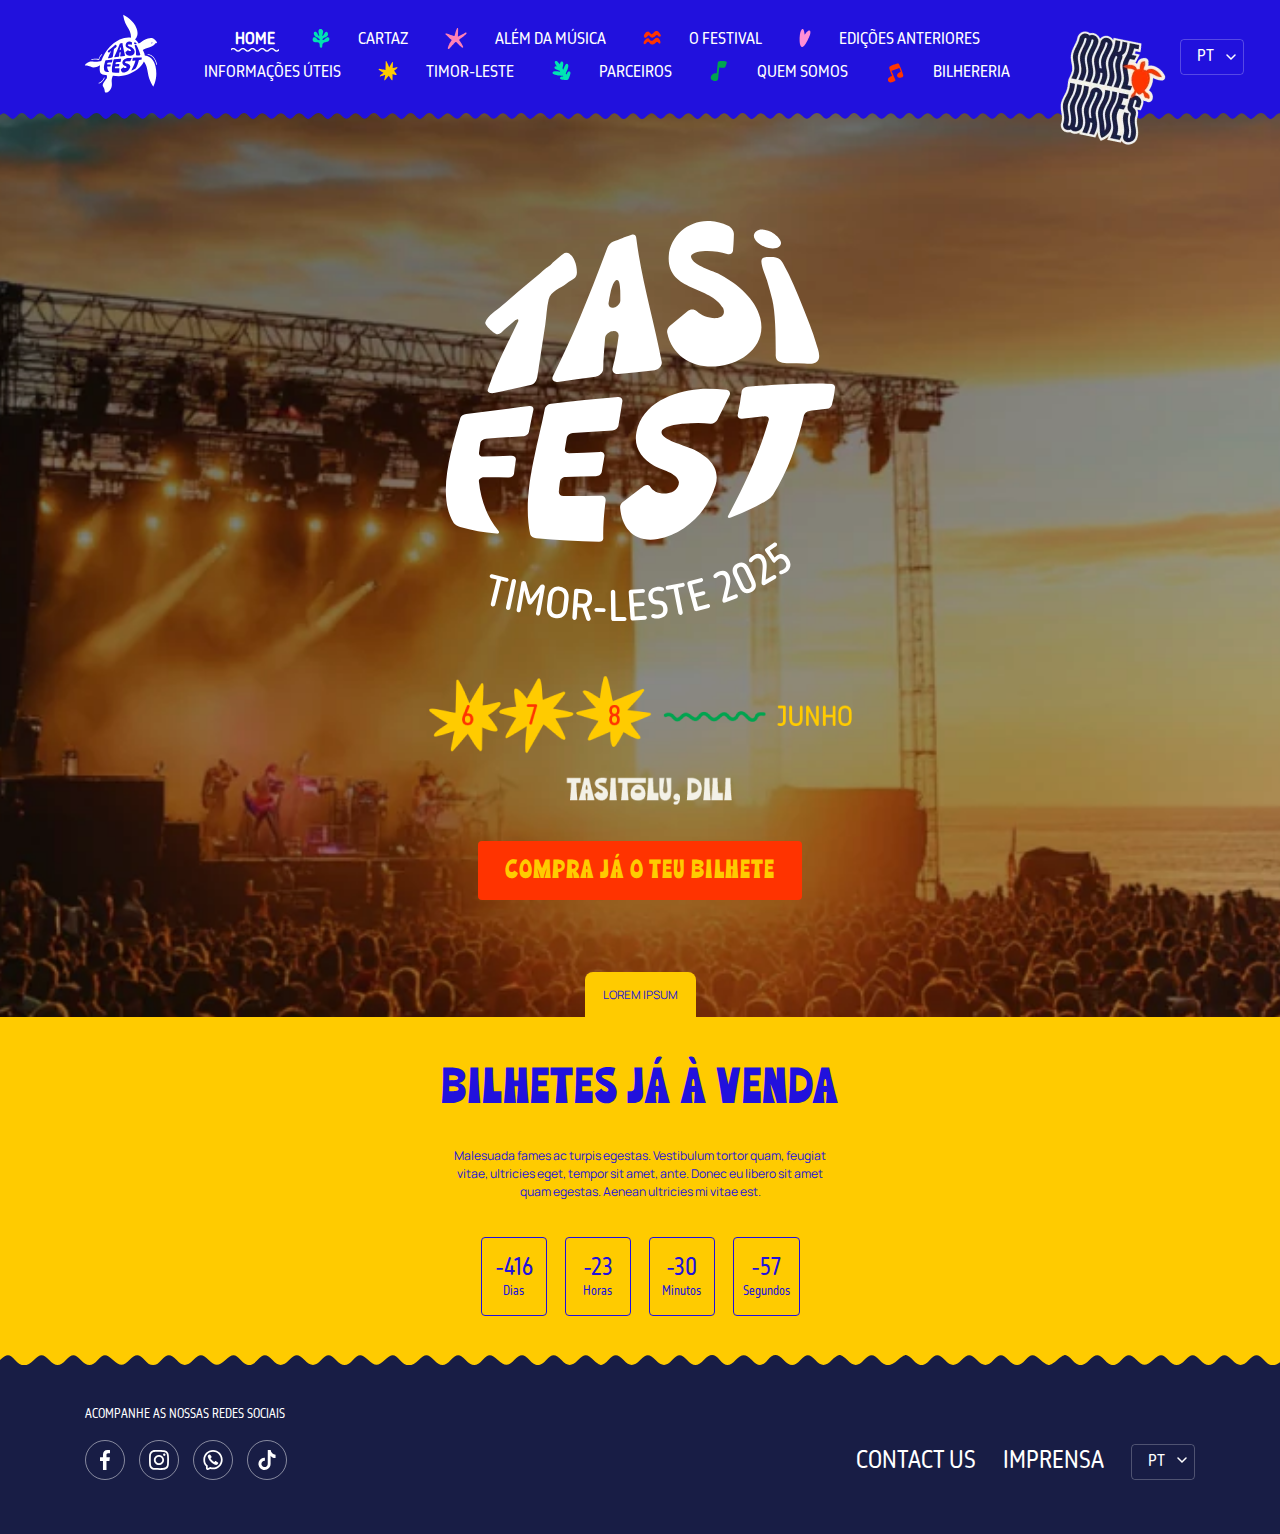
<file: index.html>
<!DOCTYPE html>
<html lang="en">
<head>
    <meta charset="UTF-8">
    <meta name="viewport" content="width=device-width, initial-scale=1.0">
    <link rel="stylesheet" href="style.css">
    <title>Tasi Fest - Timor-Leste 2025</title>
</head>
<body class="front-page">
    <header class="site-head pos-relative bg-blue-50" role="banner">
        <div id="menu" class="wrapper pb-xs pos-relative">
            <div class="flex justify-content:space-between align-items:center">
                <div class="flex align-items:center pos-relative">
                    <a href="index.html">
                        <svg class="logo" width="72" height="79" viewBox="0 0 72 79" xmlns="http://www.w3.org/2000/svg">
                            <path d="M62.34 34.0044C59.9051 34.5901 58.9701 35.1346 57.7989 36.0901C57.9633 36.3778 58.1277 36.6723 58.292 36.9736C59.1756 38.5353 59.6688 40.0764 59.8537 41.5765C63.2236 41.8641 65.8538 43.4977 67.8367 46.2409C69.2031 48.1416 70.0148 50.2786 70.5285 52.5389C71.8436 58.2616 71.5662 63.9021 69.6038 69.4501C69.2853 70.3645 68.8744 71.2378 68.5045 72.1317C68.4634 72.2447 68.4018 72.3577 68.3401 72.4707C68.3127 72.4844 68.2819 72.4947 68.2477 72.5015C67.662 71.5563 67.0456 70.6316 66.5011 69.6659C64.6312 66.3576 63.4907 62.7925 62.9051 59.0424C62.6277 57.2445 62.2989 55.4465 61.8366 53.6896C61.2613 51.4704 60.316 49.4053 58.8982 47.6074C56.2475 53.7102 48.9837 58.5082 42.9528 60.4089C41.1754 60.974 39.3158 61.4055 37.4767 61.7548C36.2438 61.9808 34.9904 62.176 33.7266 62.1452C31.7746 62.0938 29.8225 62.0117 27.8704 61.8678C27.3053 63.0596 26.5142 65.248 26.73 67.6727C27.0587 71.2995 27.069 73.7447 24.7265 76.4365C22.3738 79.118 20.1545 78.9023 19.8977 78.0187C19.6511 77.1351 19.8258 74.8029 18.0894 72.5221C16.3531 70.2309 21.2847 65.0939 21.7573 64.2206C22.1066 63.5836 21.9525 62.0219 21.8292 61.2103C20.0107 60.9534 17.8326 60.9329 16.2607 59.8541C14.6579 58.7548 14.5757 55.6417 14.7093 53.8951C14.7812 53.0424 14.9045 52.1691 15.0689 51.306C14.7606 51.4601 14.4421 51.6143 14.1442 51.7684C11.4113 53.2067 8.35986 54.3266 5.46256 52.6211C2.95568 51.1416 -0.167648 51.9122 0.00701187 51.1006C0.181672 50.2992 1.71251 49.282 1.71251 49.282C3.9009 47.5046 5.73997 47.2889 8.99686 47.7512C11.3394 48.0902 14.5962 47.4738 16.2298 47.1039C17.1545 44.5046 18.3771 41.9771 19.6717 39.7374C21.6237 36.3778 24.0279 33.2441 26.956 30.6859C31.867 26.3913 39.6445 22.7132 45.9117 23.792C45.9391 23.5659 45.9563 23.3399 45.9631 23.1139C46.035 21.2748 45.6241 19.5077 44.9871 17.7919C44.4117 16.261 43.6001 14.8638 42.7576 13.4768C41.874 12.0281 40.9904 10.5897 40.3123 9.02807C39.4082 6.95269 38.7712 4.79513 38.4322 2.55538C38.35 2.01085 38.2883 1.45605 38.2062 0.8396C38.8329 1.14782 39.3979 1.40468 39.9528 1.69235C43.3843 3.50059 46.2611 5.96638 48.5625 9.07944C49.7953 10.7336 50.8433 12.5007 51.5933 14.422C52.4461 16.6001 52.8159 18.8398 52.3331 21.1721C51.9837 22.8159 51.2132 24.2337 50.0728 25.4358C50.946 26.0214 51.7474 26.7715 52.4563 27.6859C52.929 28.292 53.3502 28.8674 53.7509 29.4324C54.4803 29.2681 55.0454 28.9496 55.6105 28.4461C56.9153 27.2646 60.2647 25.2817 62.9051 24.4906C65.5456 23.7098 66.4394 23.8742 67.7134 24.3468C69.0593 24.8296 71.9361 27.7064 71.9977 28.405C72.0696 29.2783 70.4258 29.3092 70.4258 29.3092C69.1415 31.8982 65.4634 33.2544 62.34 34.0044ZM34.6308 30.2133C33.0383 34.4257 31.3944 38.6586 29.3396 42.6655C29.1547 43.0251 29.3807 43.3128 29.8019 43.2511C31.0246 43.0765 32.2574 42.9018 33.4801 42.7477C33.8705 42.6963 34.2198 42.3573 34.2301 42.0285C34.2506 41.0216 34.3328 40.0148 34.415 39.0079C34.4458 38.6997 34.7438 38.3915 35.0931 38.3298C35.1136 38.323 35.1376 38.3196 35.165 38.3196C35.5143 38.2579 35.7712 38.4737 35.7301 38.7819C35.6068 39.8401 35.4219 40.8881 35.1547 41.9155C35.0623 42.2545 35.3191 42.5217 35.7198 42.4806C36.8979 42.3573 38.076 42.234 39.2541 42.1107C39.6548 42.0696 40.0041 41.6586 39.9322 41.299C39.1616 37.2408 37.9493 33.275 37.4459 29.1756C37.415 28.9496 37.2301 28.8365 37.0041 28.9187C36.2643 29.1653 35.8945 29.3092 35.1753 29.6174C34.9493 29.7099 34.7232 29.9667 34.6308 30.2133ZM66.3572 29.2064C66.4702 29.4427 66.8093 29.5044 67.1278 29.3503C67.4463 29.2064 67.6209 28.8982 67.5079 28.6619C67.4052 28.4359 67.0559 28.3639 66.7374 28.5181C66.4086 28.6722 66.2442 28.9804 66.3572 29.2064ZM51.4598 31.3229C51.1824 31.0763 50.7303 31.066 50.3707 31.0866C50.2269 31.0866 50.0625 31.0866 49.9186 31.1277C49.744 31.179 49.6515 31.3023 49.6412 31.477C49.631 31.6619 49.6823 31.8469 49.7234 32.0318C49.8364 32.4941 50.0625 32.9462 50.196 33.3777C50.3707 33.9942 50.5454 34.6106 50.6995 35.2271C51.0385 36.6038 51.0488 39.275 51.0385 40.7031C51.0282 41.3915 51.7988 41.4326 52.3125 41.4429C52.8159 41.4429 53.3296 41.4532 53.8433 41.4634C54.2029 41.4737 54.6242 41.5559 54.9427 41.371C55.5797 40.9908 55.1379 40.0764 54.9838 39.5319C54.6447 38.3298 54.1618 37.1586 53.6892 36.0079C53.1139 34.5592 52.5283 33.1003 51.768 31.7441C51.6755 31.5797 51.5933 31.4462 51.4598 31.3229ZM50.0111 30.1311C50.3913 30.2544 51.0488 30.3571 51.3878 30.0694C51.5419 29.9256 51.583 29.7715 51.5317 29.6071C51.4187 29.1756 50.7817 28.7338 50.494 28.6105C50.1036 28.4461 49.5282 28.2715 49.1584 28.5694C48.4289 29.155 49.4769 29.9359 50.0111 30.1311ZM45.2336 37.0456C44.4734 37.0661 43.8055 36.799 43.3535 36.388C43.1069 36.1517 42.7062 36.1517 42.4494 36.3777C41.8809 36.8435 41.3124 37.3093 40.7439 37.775C40.5281 37.9497 40.4254 38.2168 40.4665 38.4634C40.9082 40.7237 42.9733 41.9052 45.172 41.7511C47.6378 41.5867 50.2269 39.799 49.5282 37.0353C49.0659 35.1654 47.3501 33.7579 45.7371 32.864C44.9254 32.4222 43.0042 31.9599 42.7987 31.1277C42.6754 30.6448 43.7439 30.501 44.3809 30.501C45.0179 30.501 45.7474 30.6242 46.3022 30.7886C46.6001 30.8811 46.857 30.7373 46.8775 30.4496C46.9289 29.8023 46.9494 29.4838 46.9597 28.8571C46.97 28.5489 46.7028 28.1687 46.4049 28.0454C45.7884 27.7886 45.2542 27.6448 44.6686 27.5934C42.5932 27.4393 40.6514 29.0523 40.6103 31.1482C40.5487 34.4154 44.6788 33.8709 45.9117 36.0695C46.1789 36.7065 45.7371 37.025 45.2336 37.0456ZM23.2984 38.2168C23.4423 38.3401 23.5964 38.4737 23.7608 38.5661C24.0998 38.7511 24.3464 38.3709 24.593 38.1654C24.956 37.8504 25.3224 37.5387 25.6923 37.2305C25.7334 37.1894 25.7848 37.1689 25.8464 37.1689C26.0005 37.1586 25.98 37.2921 25.9286 37.3949C24.8909 39.573 23.7299 41.7306 22.9902 44.0114C22.8977 44.2785 23.2368 44.4224 23.6991 44.3196C24.8498 44.0628 26.0005 43.8162 27.1512 43.5491C27.6238 43.4463 27.7677 43.0765 27.8396 42.6244C28.0862 40.9737 28.3362 39.3196 28.5896 37.662C28.7129 36.8606 28.7232 36.0079 28.9184 35.2271C29.1238 34.4257 30.0896 34.1585 30.7266 33.6346C31.1684 33.275 31.6924 33.2133 31.6718 32.5661C31.6615 32.1756 31.5896 31.7852 31.4355 31.4256C31.3841 31.3126 31.3122 31.179 31.2198 31.0558C31.0965 30.8708 30.9013 30.6859 30.665 30.6653C30.4184 30.6448 30.2437 30.84 30.0793 30.9941C29.8122 31.2201 29.5417 31.4462 29.2677 31.6722C29.2677 31.7647 28.7642 32.1037 28.6821 32.1756C28.4697 32.3537 28.2574 32.5318 28.0451 32.7099C27.6546 33.0387 27.2608 33.3709 26.8635 33.7065C26.0142 34.4188 25.1683 35.138 24.3258 35.864C23.843 36.2853 22.9799 36.8093 22.7539 37.436C22.6717 37.6517 23.1443 38.0832 23.2984 38.2168ZM27.0074 48.0902C27.1375 47.3847 27.2779 46.6758 27.4286 45.9635C27.48 45.7375 27.295 45.5731 27.0279 45.6039C24.9731 45.8402 22.9388 46.1279 20.884 46.3745C20.6272 46.395 20.3703 46.5697 20.3087 46.7649C19.4148 49.8266 18.0175 54.3883 19.6717 56.9773C19.7539 57.1006 20.0621 57.2958 20.2984 57.3883C21.4696 57.7376 22.5998 57.8917 23.8121 58.0253C24.0998 58.0561 24.1717 57.9123 24.0073 57.7171C22.908 56.402 22.3018 54.7068 22.1169 52.9396C22.0964 52.7239 22.3429 52.5389 22.6306 52.5389C23.4217 52.5287 24.2128 52.5492 25.0142 52.5492C25.2813 52.5492 25.5176 52.4054 25.5485 52.1896C25.6101 51.6451 25.6409 51.3677 25.7231 50.8231C25.7539 50.5971 25.569 50.4225 25.2916 50.4327C24.3772 50.4636 23.4628 50.4738 22.5587 50.5252C22.3018 50.5355 22.1066 50.3916 22.1374 50.1862C22.1683 49.8677 22.2094 49.5389 22.2607 49.2101C22.3018 48.9944 22.5587 48.7991 22.8258 48.7786C24.0279 48.6759 25.23 48.6245 26.4218 48.5423C26.6992 48.5217 26.956 48.3265 27.0074 48.0902ZM35.7198 47.4943C35.85 46.7135 35.9767 45.9327 36.1 45.1518C36.1411 44.895 35.9459 44.7101 35.6582 44.7306C33.4801 44.9155 31.3122 45.1313 29.1341 45.3676C28.8567 45.3984 28.5999 45.6142 28.5588 45.8505C27.8396 49.5903 26.2882 54.2958 27.1307 58.1178C27.1718 58.2924 27.4389 58.4568 27.6957 58.4774C29.73 58.652 31.7643 58.7548 33.8088 58.8164C34.0554 58.8267 34.2506 58.6726 34.2403 58.4774C34.2095 57.2342 34.3225 56.0218 34.4767 54.789C34.5075 54.5424 34.3123 54.3369 34.0451 54.3472C32.8191 54.3609 31.5896 54.3677 30.3567 54.3677C30.0896 54.3677 29.8841 54.1725 29.9149 53.9259C29.956 53.515 29.9766 53.3095 30.028 52.9191C30.0588 52.693 30.3054 52.5081 30.5828 52.4978C31.5622 52.4773 32.5417 52.4567 33.5212 52.4362C33.7986 52.4259 34.0554 52.2513 34.0965 52.0047C34.1992 51.3985 34.2506 51.1005 34.3534 50.4944C34.3945 50.2478 34.2095 50.0526 33.9219 50.0731C32.9287 50.1142 31.9355 50.1588 30.9424 50.2067C30.6547 50.217 30.4595 50.032 30.5006 49.7957C30.5725 49.354 30.6136 49.1279 30.6855 48.6861C30.7266 48.4498 30.9937 48.2341 31.2711 48.2135C32.5554 48.1313 33.8397 48.0491 35.1239 47.9772C35.4116 47.9567 35.6684 47.7409 35.7198 47.4943ZM39.9219 48.1416C39.9733 47.5765 41.3809 47.3813 42.0487 47.33C42.9117 47.2683 43.7953 47.2272 44.6686 47.33C44.9357 47.3505 45.2336 47.1861 45.3672 46.9395C45.7713 46.1519 46.1652 45.3573 46.5487 44.5559C46.6617 44.2991 46.5179 44.0525 46.2302 44.0217C45.3158 43.9395 44.4014 43.8881 43.5076 43.96C41.0932 44.1553 38.0315 45.3162 37.4767 48.1211C37.1787 49.6314 37.9596 50.6896 39.1925 51.4293C39.8706 51.83 41.422 52.0971 41.6069 53.0013C41.6274 53.6485 41.0418 54.0389 40.5281 54.1006C39.6856 54.2136 39.0897 53.9054 38.8021 53.4328C38.689 53.2478 38.4219 53.2376 38.1856 53.4019C37.4767 53.9259 36.7781 54.4499 36.0897 55.0047C35.9561 55.1177 35.8637 55.2924 35.8739 55.4568C36.0075 57.4705 37.2712 58.9397 39.5315 58.5596C42.1925 58.0972 44.4425 55.8266 45.1823 53.2992C45.7063 51.5012 44.2782 50.4019 42.8192 49.7444C42.0589 49.4053 39.85 48.8402 39.9219 48.1416ZM56.8126 43.8059C56.8331 43.621 56.679 43.4669 56.4735 43.4566C53.7612 43.3128 50.9974 43.5491 48.2953 43.7135C48.0077 43.734 47.7611 43.9498 47.72 44.1963C47.6172 44.9464 47.4837 45.7066 47.3398 46.4566C47.2885 46.7032 47.4734 46.8779 47.7611 46.8368C48.494 46.7615 49.2269 46.6793 49.9597 46.5902C50.2371 46.5594 50.4221 46.7341 50.3604 46.9601C49.446 50.1759 47.9974 53.3403 46.4152 56.2582C46.3022 56.4636 46.4152 56.5561 46.672 56.4636C47.8638 55.9808 49.0453 55.467 50.1549 54.7992C50.3604 54.6657 50.6584 54.4191 50.7611 54.2547C52.22 51.9739 53.1653 49.2204 53.7817 46.5183C53.8331 46.3128 54.0694 46.1073 54.3057 46.0765C55.0454 45.984 55.3845 45.9429 56.042 45.871C56.2475 45.8505 56.453 45.6758 56.5043 45.5012C56.679 44.8231 56.7407 44.484 56.8126 43.8059ZM35.9048 35.299C35.9048 35.6175 35.6274 35.9462 35.2883 36.0182C34.9493 36.0901 34.7027 35.8846 34.7541 35.5661C34.8054 35.2065 34.8773 34.8777 34.939 34.5901C35.0828 33.9428 35.278 33.3983 35.5349 33.3263C35.7917 33.2544 35.8739 33.7373 35.8945 34.3537C35.8945 34.6311 35.9048 34.9496 35.9048 35.299Z" />
                            <path d="M6.72491 45.9199C6.91669 45.8788 7.1119 45.8411 7.31054 45.8069C7.39958 45.7932 7.48862 45.7795 7.57766 45.7658C7.63931 45.7521 7.69753 45.7418 7.75232 45.735C7.77287 45.735 7.78999 45.7315 7.80369 45.7247C7.82424 45.7247 7.94753 45.7041 7.85506 45.7247C8.31397 45.663 8.77289 45.6185 9.2318 45.5911C10.2181 45.5295 11.2147 45.5295 12.201 45.6322C12.338 45.6459 12.4716 45.6596 12.6017 45.6733C12.7147 45.6939 12.5298 45.663 12.6325 45.6836C12.6668 45.6904 12.701 45.6939 12.7353 45.6939C12.8038 45.7076 12.8723 45.7213 12.9407 45.735C13.2147 45.7761 13.4853 45.8274 13.7524 45.8891C13.9373 45.9404 14.1428 45.8377 14.1839 45.6425C14.2798 45.2726 14.3962 44.9096 14.5332 44.5534C14.5675 44.4712 14.5983 44.3891 14.6257 44.3069C14.636 44.2966 14.6873 44.1733 14.6565 44.2452C14.6771 44.1904 14.6976 44.1391 14.7182 44.0911C14.8004 43.9199 14.8826 43.7486 14.9647 43.5774C15.136 43.2418 15.3278 42.9164 15.5401 42.6014C15.6428 42.4438 15.7524 42.2863 15.8689 42.1288C15.8894 42.0945 15.9134 42.0603 15.9408 42.026C15.9511 42.0157 15.9922 41.9644 15.9613 41.9952C15.9305 42.0363 16.0024 41.9541 15.9922 41.9541C16.0538 41.8788 16.1154 41.8034 16.1771 41.7281C16.4511 41.3993 16.7456 41.0911 17.0607 40.8034C17.1942 40.6698 17.1942 40.4233 17.0607 40.2897C16.9066 40.1561 16.7011 40.1561 16.5572 40.2897C15.386 41.3787 14.4921 42.7247 13.9065 44.2041C13.7421 44.6151 13.6051 45.0329 13.4956 45.4576C13.6462 45.3685 13.7935 45.2829 13.9373 45.2007C12.9407 44.9644 11.9133 44.8617 10.8962 44.8411C9.92016 44.8206 8.94412 44.8719 7.97835 44.9952C7.49547 45.0466 7.01259 45.1288 6.52971 45.2315C6.34477 45.2726 6.22148 45.4884 6.28313 45.6733C6.34477 45.8583 6.5297 45.961 6.72491 45.9199Z" />
                            <path d="M62.9289 40.9091C62.9974 40.916 63.0625 40.9228 63.1241 40.9297C63.1584 40.9297 63.1926 40.9331 63.2269 40.9399C63.3296 40.9502 63.1447 40.9297 63.2577 40.9399C63.3947 40.9605 63.5317 40.9845 63.6687 41.0119C63.9221 41.0666 64.1755 41.1317 64.429 41.2071C64.6755 41.2824 64.9187 41.368 65.1584 41.4639C65.2612 41.505 65.0968 41.4331 65.1892 41.4845C65.2166 41.4913 65.2475 41.5016 65.2817 41.5153C65.3296 41.5427 65.3776 41.5667 65.4255 41.5872C65.5557 41.6488 65.6824 41.7105 65.8057 41.7721C66.0317 41.8954 66.2509 42.029 66.4632 42.1728C66.5728 42.2413 66.679 42.3167 66.7817 42.3989C66.8297 42.4263 66.8742 42.4571 66.9153 42.4913C66.8536 42.4502 66.9358 42.5119 66.9461 42.5119C66.9804 42.5393 67.0146 42.5667 67.0488 42.5941C67.405 42.8954 67.7372 43.2208 68.0454 43.5701C68.1139 43.6523 68.1824 43.7379 68.2509 43.827C68.2852 43.8681 68.3194 43.9091 68.3537 43.9502C68.3639 43.9605 68.4256 44.0324 68.3639 43.9708C68.3913 43.9982 68.4153 44.0256 68.4359 44.053C68.5728 44.2379 68.703 44.4229 68.8263 44.6078C69.0934 44.9982 69.34 45.3989 69.566 45.8099C69.792 46.2208 70.0044 46.6421 70.203 47.0736C70.2509 47.1763 70.2989 47.2825 70.3468 47.3921C70.3674 47.4469 70.3914 47.4982 70.4188 47.5462C70.4393 47.6078 70.4188 47.5565 70.4085 47.5462C70.429 47.5804 70.4462 47.6147 70.4599 47.6489C70.542 47.8544 70.6208 48.0599 70.6962 48.2654C70.8503 48.6866 70.9941 49.1181 71.0968 49.5599C71.1516 49.7517 71.1927 49.9435 71.2201 50.1353C71.227 50.1764 71.2338 50.2175 71.2407 50.2586C71.251 50.3305 71.2304 50.2791 71.2407 50.2483C71.2407 50.2586 71.251 50.2996 71.251 50.3202C71.2578 50.4024 71.2647 50.4846 71.2715 50.5668C71.2818 50.7517 71.4256 50.9366 71.6311 50.9264C71.816 50.9161 72.001 50.7723 71.9907 50.5668C71.9496 49.8168 71.7338 49.077 71.4975 48.3784C71.179 47.464 70.7886 46.5804 70.3366 45.7379C69.8845 44.8749 69.3605 44.053 68.7441 43.2927C68.0968 42.5016 67.3263 41.8338 66.4427 41.3201C65.3742 40.6831 64.1721 40.3029 62.9289 40.1899C62.744 40.1796 62.5693 40.3646 62.5693 40.5495C62.5796 40.755 62.7337 40.8886 62.9289 40.9091Z" />
                            <path d="M14.0191 69.5343C15.0157 69.1542 15.9403 68.6096 16.7623 67.9315C17.5636 67.2637 18.2623 66.4623 18.8068 65.5788C19.1253 65.0651 19.3822 64.5205 19.5979 63.9657C19.6698 63.7911 19.526 63.5651 19.3513 63.524C19.1459 63.4726 18.9815 63.5856 18.9095 63.7705C18.889 63.8253 18.8684 63.8801 18.8479 63.9349C18.8342 63.9623 18.8205 63.9897 18.8068 64.0171C18.8479 63.9452 18.8068 64.0377 18.7965 64.0479C18.7486 64.1644 18.6972 64.2808 18.6424 64.3973C18.5328 64.6233 18.413 64.8425 18.2828 65.0548C18.1527 65.274 18.0157 65.4863 17.8719 65.6918C17.8034 65.7877 17.7349 65.8836 17.6664 65.9795C17.7177 65.9075 17.6561 65.9897 17.6458 66C17.6253 66.0206 17.6047 66.0445 17.5842 66.0719C17.5431 66.1267 17.502 66.1815 17.4609 66.2363C17.139 66.6062 16.7931 66.9521 16.4232 67.274C16.3342 67.3562 16.2451 67.435 16.1561 67.5103C16.1287 67.5309 16.1047 67.548 16.0842 67.5617C16.0739 67.572 15.9917 67.6336 16.0636 67.5822C16.0088 67.6233 15.9506 67.6644 15.889 67.7055C15.6903 67.8562 15.4848 67.9966 15.2725 68.1268C15.0328 68.2706 14.7896 68.4076 14.5431 68.5377C14.4129 68.5994 14.2862 68.6576 14.1629 68.7124C14.1355 68.7261 14.1081 68.7364 14.0807 68.7432C14.1526 68.7124 14.0396 68.7638 14.0191 68.7638C13.9574 68.7911 13.8924 68.8185 13.8239 68.8459C13.6492 68.9076 13.5156 69.0925 13.5773 69.2877C13.6287 69.4521 13.8341 69.6062 14.0191 69.5343Z" />
                        </svg>
                    </a>
                    <nav id="primary-nav">
                        <ul class="cluster cluster:center gap:2xs nav-list ff-october" role="list">
                            <li class="current_page_item"><a href="index.html">Home</a></li>
                            <li class="icon icon-seaweed-1"><a href="cartaz.html">Cartaz</a></li>
                            <li class="icon icon-ocean-star"><a href="alem-da-musica.html">Além da Música</a></li>
                            <li class="icon icon-wave"><a href="o-festival.html">O Festival</a></li>
                            <li class="icon icon-heart"><a href="edicoes-anteriores.html">Edições Anteriores</a></li>
                            <li><a href="informacoes-uteis.html">Informações úteis</a></li>
                            <li class="icon icon-splash"><a href="timor-leste.html">Timor-Leste</a></li>
                            <li class="icon icon-seaweed-2"><a href="parceiros.html">Parceiros</a></li>
                            <li class="icon icon-musical-note-1"><a href="quem-somos.html">Quem somos</a></li>
                            <li class="icon icon-musical-note-2"><a href="bilheteria.html">Bilhereria</a></li>
                        </ul>
                    </nav>
                    <img src="assets/img/sticker-make-waves.webp" alt="Make Waves" class="sticker-make-waves pos-absolute" >   
                </div>   
                <div class="header-lang pos-absolute">    
                    <div class="select pos-relative">
                        <select name="language" class="lang ff-october"> 
                            <option value="PT">PT</option>
                            <option value="EN">EN</option>
                            <option value="TET">TET</option>
                        </select>
                    </div>
                </div>
                <h1 class="title-mobile flex flex:column align-items:center pos-relative ff-october text-uppercase text-step-2">Home</h1>
                <button id="btn-mobile" class="bar stack justify-content:center pos-relative">
                    <span class="top"></span>
                    <span class="middle"></span>
                    <span class="bottom"></span>
                </button>  
            </div>
            <nav id="mobile-nav">
                <div class="mobile-lang flex justify-content:flex-end gap:3xs text-uppercase">
                    <a href="#">PT</a>
                    <a href="#">EN</a>
                    <a href="#">TET</a>
                </div>
                <ul class="flex flex:column gap:l nav-list ff-october color-light text-uppercase" role="list">
                    <li class="current_page_item"><a href="index.html">Home</a></li>
                    <li><a href="cartaz.html">Cartaz</a></li>
                    <li><a href="alem-da-musica.html">Além da Música</a></li>
                    <li><a href="o-festival.html">O Festival</a></li>
                    <li><a href="edicoes-anteriores.html">Edições Anteriores</a></li>
                    <li><a href="informacoes-uteis.html">Informações úteis</a></li>
                    <li><a href="timor-leste.html">Timor-Leste</a></li>
                    <li><a href="parceiros.html">Parceiros</a></li>
                    <li><a href="quem-somos.html">Quem somos</a></li>
                    <li><a href="bilheteria.html">Bilhereria</a></li>
                </ul>
            </nav>            
        </div>   
    </header>
    <main>
        <section class="cover pb-start-3xl pos-relative">
            <div class="center mb-end-2xl">
                <svg width="391" height="321" viewBox="0 0 391 321" fill="none" xmlns="http://www.w3.org/2000/svg">
                    <path fill-rule="evenodd" clip-rule="evenodd" d="M209.775 149.135C197.65 150.429 185.539 151.71 173.44 152.978C169.359 153.414 166.704 150.68 167.616 147.114C170.389 136.613 172.291 125.836 173.599 115.058C173.995 111.809 171.34 109.59 167.814 110.224C167.55 110.277 167.272 110.316 166.982 110.343C163.455 110.977 160.364 114.147 160.087 117.277C159.255 127.619 158.383 138 158.146 148.302C158.066 151.71 154.5 155.157 150.459 155.672C137.898 157.257 125.297 159.04 112.737 160.903C108.418 161.537 106.12 158.565 107.982 154.88C129.101 113.751 145.981 70.2041 162.266 26.9745C163.257 24.399 165.555 21.8631 167.853 20.8725C175.263 17.7422 179.027 16.2761 186.635 13.661C189.012 12.8685 190.875 13.978 191.152 16.3158C196.343 58.4358 208.824 99.169 216.709 140.774C217.423 144.538 213.896 148.738 209.775 149.135ZM169.042 86.6083C172.489 85.8158 175.342 82.4478 175.342 79.2383C175.342 75.5929 175.303 72.3041 175.223 69.5701C175.025 63.1906 174.154 58.2773 171.578 58.9905C168.963 59.7038 166.902 65.2907 165.436 71.9871C164.802 74.8797 164.129 78.2477 163.574 81.9723C163.059 85.2611 165.595 87.4008 169.042 86.6083Z" fill="white"/>
                    <path d="M246.11 36.3653C248.289 44.924 268.022 49.6393 276.303 54.196C292.906 63.3491 310.459 77.8117 315.253 97.0689C322.346 125.479 295.759 143.785 270.518 145.489C247.972 147.034 226.734 134.91 222.217 111.69C221.741 109.233 222.811 106.46 224.99 104.677C230.855 99.8954 236.693 95.0877 242.504 90.2536C245.238 87.995 249.319 87.995 251.855 90.3725C256.452 94.6122 263.346 97.3859 271.152 97.1085C276.343 96.9104 280.86 93.6612 278.086 87.0837C265.446 64.617 223.009 70.1644 223.683 36.6427C224.119 15.127 244.05 -1.515 265.288 0.109571C271.311 0.585056 276.779 2.09076 283.119 4.70593C286.249 6.01351 288.943 9.89664 288.904 13.0665C288.745 19.5252 288.587 22.7744 288.032 29.4708C287.834 32.4029 285.179 33.9086 282.049 32.9577C276.422 31.2142 268.933 29.9463 262.395 29.9463C255.818 29.9463 244.882 31.452 246.11 36.3653Z" fill="white"/>
                    <path d="M370.766 141.566C377.304 137.683 372.827 128.332 371.242 122.705C367.755 110.382 362.723 98.3368 358.007 86.4497C352.064 71.6701 346.001 56.6527 338.235 42.7447C337.284 41.0805 336.452 39.6144 335.105 38.4257C332.212 35.8502 327.537 35.7709 323.891 35.9294C322.346 35.9691 320.682 35.9691 319.216 36.4049C317.472 36.8804 316.521 38.1484 316.403 39.9314C316.284 41.8334 316.838 43.8146 317.274 45.6373C318.423 50.3525 320.722 55.0281 322.029 59.5056C323.931 65.8057 325.675 72.1059 327.259 78.4457C330.707 92.631 330.786 120.011 330.707 134.672C330.667 141.764 338.513 142.161 343.783 142.28C349.013 142.28 354.243 142.438 359.474 142.517C363.198 142.597 367.517 143.468 370.766 141.566Z" fill="white"/>
                    <path d="M78.0654 215.227C65.7424 216.019 53.4194 216.614 41.0964 217.684C38.3227 217.882 35.668 219.902 35.351 222.121C34.7962 225.45 34.3604 228.778 34.0038 232.067C33.766 234.167 35.668 235.712 38.3227 235.593C47.674 235.118 57.0648 234.92 66.416 234.642C69.2293 234.563 71.2105 236.346 70.8539 238.684C70.0218 244.271 69.6651 247.084 69.0312 252.632C68.7538 254.93 66.3367 256.396 63.5631 256.396C55.4006 256.356 47.2381 256.119 39.0756 256.237C36.1038 256.237 33.6471 258.139 33.8849 260.358C35.7472 278.546 41.8889 295.94 53.1817 309.452C54.8855 311.473 54.2119 312.939 51.2401 312.582C38.7982 311.196 27.1489 309.65 15.1429 306.005C12.7258 305.093 9.51628 303.152 8.72381 301.884C-8.27478 275.217 6.10864 228.382 15.3014 197C15.8957 195.019 18.5505 193.196 21.2053 192.958C42.2455 190.383 63.2065 187.451 84.2467 185.073C87.0203 184.756 88.8827 186.381 88.4072 188.758C86.8222 196.009 85.3561 203.3 83.9693 210.631C83.5334 212.968 80.8787 215.029 78.0654 215.227Z" fill="white"/>
                    <path d="M177.402 180.358C176.134 188.402 174.826 196.445 173.44 204.449C172.964 207.025 170.23 209.244 167.338 209.402C154.143 210.155 140.988 210.987 127.833 211.899C124.94 212.057 122.246 214.236 121.81 216.733C121.017 221.25 120.621 223.548 119.908 228.065C119.472 230.522 121.493 232.424 124.385 232.305C134.582 231.829 144.792 231.354 155.015 230.878C157.907 230.759 159.888 232.741 159.452 235.277C158.383 241.497 157.868 244.588 156.798 250.73C156.401 253.266 153.747 255.088 150.894 255.168C140.856 255.432 130.804 255.67 120.74 255.881C117.927 255.92 115.351 257.783 115.074 260.121C114.519 264.162 114.281 266.302 113.846 270.542C113.608 272.998 115.668 275.019 118.442 275.019C131.042 275.019 143.643 274.94 156.243 274.781C159.056 274.742 160.998 276.802 160.641 279.378C159.135 291.978 157.947 304.499 158.264 317.258C158.343 319.279 156.401 320.785 153.866 320.705C132.905 320.111 111.983 319.001 91.0619 317.258C88.4071 317.02 85.7127 315.356 85.2768 313.533C76.6388 274.346 92.528 226.005 99.898 187.57C100.373 185.153 103.068 182.973 105.921 182.656C128.189 180.2 150.497 177.941 172.845 176.079C175.738 175.841 177.798 177.782 177.402 180.358Z" fill="white"/>
                    <path d="M216.59 211.106C215.837 218.318 238.581 224.103 246.347 227.55C261.365 234.246 275.986 245.618 270.597 264.123C263.069 290.037 239.928 313.335 212.588 318.05C189.408 322.013 176.451 306.916 175.104 286.233C174.985 284.568 175.896 282.706 177.244 281.597C184.336 275.93 191.508 270.462 198.799 265.113C201.176 263.409 203.99 263.528 205.139 265.43C208.071 270.344 214.213 273.434 222.811 272.325C228.12 271.651 234.104 267.609 233.906 261.032C232.043 251.72 216.075 248.986 209.141 244.826C196.501 237.258 188.417 226.361 191.469 210.908C197.174 182.062 228.636 170.214 253.4 168.154C262.593 167.401 271.944 167.916 281.375 168.827C284.307 169.105 285.852 171.641 284.584 174.296C280.662 182.537 276.62 190.66 272.459 198.823C271.191 201.279 268.022 203.023 265.367 202.706C256.412 201.755 247.338 202.072 238.502 202.745C231.607 203.261 217.184 205.281 216.59 211.106Z" fill="white"/>
                    <path d="M382.098 187.807C375.362 188.56 371.836 188.956 364.307 189.907C361.851 190.185 359.394 192.285 358.918 194.385C352.539 222.201 342.871 250.452 327.893 273.91C326.823 275.534 323.812 278.149 321.632 279.457C310.3 286.351 298.175 291.582 285.892 296.535C283.237 297.565 282.088 296.574 283.277 294.395C299.483 264.558 314.342 232.027 323.732 199.021C324.406 196.604 322.504 194.86 319.612 195.177C312.109 196.049 304.594 196.908 297.066 197.753C294.173 198.07 292.192 196.326 292.707 193.83C294.292 186.103 295.639 178.337 296.669 170.531C297.026 168.035 299.641 165.856 302.534 165.658C330.31 163.875 358.641 161.537 386.496 163.042C388.676 163.122 390.221 164.667 390.023 166.569C389.23 173.543 388.597 177.03 386.813 183.964C386.378 185.826 384.238 187.57 382.098 187.807Z" fill="white"/>
                    <path d="M335.818 20.7138C334.589 16.3552 328.052 11.7985 325.159 10.5702C321.078 8.86634 315.253 7.04365 311.37 10.1343C304 16.1175 314.659 24.2007 320.206 26.1027C324.05 27.4499 330.865 28.4405 334.272 25.5083C335.937 24.0819 336.254 22.4177 335.818 20.7138Z" fill="white"/>
                    <path d="M127.318 35.6125C125.97 33.7105 124.029 31.8482 121.572 31.6501C119.076 31.4123 117.293 33.4728 115.51 34.9785C112.763 37.3031 110.015 39.6277 107.268 41.9523C107.268 42.9429 102.077 46.3901 101.206 47.1033C99.0131 48.9525 96.8338 50.8016 94.6677 52.6507C90.6657 56.0583 86.6241 59.4263 82.5825 62.834C73.8653 70.204 65.1877 77.574 56.5101 85.0233C51.5175 89.3423 42.721 94.6915 40.3436 101.15C39.5511 103.329 44.4248 107.807 45.9701 109.154C47.4362 110.462 48.9419 111.809 50.6854 112.72C54.2119 114.622 56.7478 110.739 59.2045 108.639C62.9819 105.443 66.7594 102.246 70.5369 99.0501C70.9727 98.6935 71.4878 98.4161 72.0822 98.3765C73.6671 98.2972 73.469 99.7237 72.9935 100.714C62.2555 123.062 50.3684 145.251 42.7606 168.669C41.8493 171.443 45.3362 172.869 50.1306 171.839C61.8989 169.224 73.7464 166.648 85.5146 163.954C90.3487 162.844 91.8148 159.04 92.528 154.484C95.0904 137.472 97.6791 120.473 100.294 103.488C101.523 95.2462 101.681 86.4894 103.662 78.4457C105.723 70.204 115.629 67.5096 122.246 62.1208C126.763 58.4357 132.112 57.7621 131.914 51.1846C131.835 47.1826 131.122 43.141 129.497 39.456C128.982 38.3069 128.229 36.92 127.318 35.6125Z" fill="white"/>
                </svg>
                <svg width="302" height="80" viewBox="0 0 302 80" fill="none" xmlns="http://www.w3.org/2000/svg">
                    <path d="M12.0627 38.5514L6.15872 62.8011C5.88136 63.9502 4.6134 64.7427 3.42468 64.4653C2.23597 64.188 1.56237 62.92 1.83973 61.7709L7.74367 37.4815L2.27559 36.174C1.20575 35.8966 0.532152 34.8268 0.769894 33.7965C1.04726 32.7267 2.1171 32.0531 3.18694 32.3305L18.1251 35.9758C19.1553 36.2136 19.8289 37.2834 19.5912 38.3533C19.3138 39.3835 18.244 40.0571 17.2137 39.8194L12.0627 38.5514Z" fill="white"/>
                    <path d="M21.3348 66.2088C21.0574 67.4371 19.9083 68.2296 18.68 67.9522C17.4913 67.7145 16.7384 66.4861 17.0158 65.2974L22.7216 38.7099C22.9594 37.5212 24.1084 36.7683 25.3368 37.0457C26.5255 37.2834 27.2784 38.4325 27.001 39.6609L21.3348 66.2088Z" fill="white"/>
                    <path d="M37.2635 41.3251L41.6221 56.9765L51.0526 43.7422C51.7262 42.8704 52.5583 42.1968 53.9451 42.4346C55.2527 42.6723 56.0848 43.7818 55.8471 44.9705L51.1318 71.8354C50.9337 72.9845 49.8243 73.8166 48.6752 73.6185C47.4468 73.4203 46.8129 72.2713 47.011 71.0825L48.9129 60.2256L50.696 50.4386L43.1278 61.2955C42.4542 62.2068 41.6618 62.8012 40.5127 62.6031C39.3636 62.405 38.8881 61.6521 38.5711 60.5426L35.1635 48.2989L33.5785 57.8482L31.7162 68.3881C31.5181 69.5768 30.4086 70.409 29.2595 70.2108C28.1104 70.0127 27.4368 68.8636 27.635 67.6749L32.3502 40.8893C32.5483 39.7402 33.6182 38.8685 34.9257 39.1062C36.0352 39.2647 36.8673 39.859 37.2635 41.3251Z" fill="white"/>
                    <path fill-rule="evenodd" clip-rule="evenodd" d="M59.0166 55.352C59.8883 48.0612 64.0885 43.8611 70.7849 44.6535C77.5209 45.4856 80.4531 50.4782 79.5813 57.8086L78.6304 65.6145C77.7586 72.9845 73.7566 76.9469 66.9414 76.1544C60.0865 75.3223 57.1939 70.409 58.0656 63.1578L59.0166 55.352ZM62.5035 64.1484C61.9092 68.824 63.3752 71.7166 67.4169 72.192C71.5773 72.6675 73.5982 70.2109 74.1529 65.5749L75.1831 56.818C75.7775 51.9839 74.1529 49.131 70.2698 48.6555C66.5055 48.18 64.1281 50.5575 63.5337 55.3916L62.5035 64.1484Z" fill="white"/>
                    <path fill-rule="evenodd" clip-rule="evenodd" d="M97.7689 65.0597L101.494 75.7977C101.612 76.1147 101.731 76.4713 101.731 76.8279C101.652 77.8977 100.661 79.0072 99.2746 78.928C98.2444 78.8487 97.5312 78.1355 97.2934 77.343L93.4895 65.654L88.4573 65.2974L87.7441 75.8373C87.6649 77.0656 86.6346 78.0562 85.4063 77.977C84.178 77.8977 83.2666 76.7487 83.3459 75.56L85.1686 48.9328C85.2478 47.7045 86.278 46.7931 87.5064 46.8724L93.8858 47.3082C100.939 47.7837 103.395 51.6668 103.039 57.016C102.762 60.9784 101.097 63.8709 97.7689 65.0597ZM89.4479 50.9536L88.7347 61.3746L92.6574 61.652C97.2142 61.969 98.284 59.9086 98.4821 56.9368C98.7595 52.9348 97.2142 51.5083 92.9744 51.1913L89.4479 50.9536Z" fill="white"/>
                    <path d="M107.278 69.775C106.288 69.775 105.456 68.9032 105.495 67.9126C105.535 66.8824 106.407 66.09 107.358 66.09L114.846 66.2881C115.837 66.3277 116.669 67.1598 116.63 68.1504C116.59 69.1806 115.758 70.0127 114.728 69.9731L107.278 69.775Z" fill="white"/>
                    <path d="M121.821 50.0819C121.781 48.8536 122.772 47.863 123.96 47.8234C125.189 47.7838 126.179 48.7744 126.219 50.0027L126.655 75.1242L135.531 74.9657C136.6 74.9657 137.512 75.7978 137.512 76.9072C137.551 77.9771 136.68 78.8884 135.61 78.8884L124.991 79.0865L125.03 78.8488L124.515 79.0865C123.287 79.0865 122.296 78.0959 122.257 76.9072L121.821 50.0819Z" fill="white"/>
                    <path d="M144.208 51.5083L144.842 60.7803L153.559 60.1859C154.669 60.1067 155.58 60.8595 155.659 61.9294C155.738 62.9992 154.946 63.9502 153.837 64.0294L145.119 64.6238L145.793 74.4505L155.738 73.7372C156.808 73.658 157.799 74.4505 157.878 75.5599C157.957 76.6298 157.086 77.5807 156.016 77.66L143.891 78.4921C142.663 78.5713 141.632 77.6204 141.514 76.4316L139.691 50.1215C139.612 48.8932 140.523 47.8233 141.751 47.7441L153.837 46.912C154.946 46.8327 155.897 47.6252 155.976 48.7347C156.016 49.8045 155.184 50.7555 154.114 50.8347L144.208 51.5083Z" fill="white"/>
                    <path d="M163.069 72.4296C163.386 72.1919 163.782 72.073 164.257 72.1126C165.208 72.073 166.872 72.9051 169.606 72.5485C173.054 72.1126 174.599 70.0918 174.163 66.7634C173.767 63.6332 172.142 62.8407 168.933 62.6029L167.071 62.4841C162.989 62.0878 160.057 59.9085 159.423 55.0744C158.67 49.1309 162.197 45.6044 167.784 44.8911C169.805 44.6138 172.42 44.7723 173.886 45.5647C174.52 45.961 174.995 46.4761 175.075 47.11C175.233 48.2591 174.559 49.0516 173.648 49.2101C173.252 49.329 172.816 49.2497 172.301 49.1705C171.35 48.9327 170.082 48.5761 168.339 48.8139C164.693 49.2894 163.346 51.1121 163.742 54.3216C164.138 57.4519 165.644 58.1651 168.497 58.3632L170.32 58.5217C174.718 58.8783 177.809 60.8595 178.482 66.0502C179.275 72.2315 175.669 75.7184 169.805 76.4713C167.982 76.709 165.644 76.6298 164.099 76.075C163.069 75.7184 162.316 75.0448 162.236 74.1731C162.118 73.4599 162.435 72.7466 163.069 72.4296Z" fill="white"/>
                    <path d="M188.943 45.7629L193.738 70.29C193.936 71.4391 193.143 72.6674 191.955 72.9052C190.726 73.1429 189.577 72.3108 189.339 71.1221L184.585 46.6346L179.077 47.7044C177.967 47.9026 176.937 47.1893 176.739 46.1591C176.501 45.0893 177.215 44.0194 178.324 43.8213L193.421 40.8892C194.451 40.6911 195.481 41.3647 195.719 42.4741C195.917 43.5043 195.204 44.5742 194.174 44.7723L188.943 45.7629Z" fill="white"/>
                    <path d="M203.089 42.5138L205.466 51.5083L213.906 49.2498C214.976 48.9724 216.006 49.5272 216.283 50.5574C216.561 51.5876 215.966 52.6574 214.897 52.9348L206.457 55.1934L208.993 64.7031L218.621 62.1275C219.651 61.8501 220.761 62.4445 221.038 63.5143C221.316 64.5446 220.642 65.654 219.612 65.9314L207.883 69.0617C206.694 69.3787 205.506 68.6258 205.189 67.5163L198.373 41.9987C198.056 40.8099 198.77 39.6212 199.958 39.3042L211.647 36.174C212.717 35.8966 213.787 36.4909 214.064 37.5608C214.342 38.591 213.708 39.6608 212.638 39.9382L203.089 42.5138Z" fill="white"/>
                    <path d="M240.573 33.9946C241.999 37.7589 241.286 41.7213 240.454 45.2874L237.878 55.6292L246.239 52.4197C247.269 52.0234 248.418 52.4989 248.815 53.5291C249.211 54.5593 248.696 55.7877 247.665 56.1839L236.135 60.5822C235.105 60.9784 233.956 60.5425 233.52 59.3934C233.242 58.6802 233.322 57.9274 233.599 57.0953L236.69 43.9798C237.363 41.008 237.522 38.4325 236.65 36.1343C235.461 33.0437 233.282 32.5682 230.707 33.5588C229.439 34.0343 228.606 34.7475 227.854 35.4211C227.537 35.6192 227.299 35.8569 227.021 35.9758C225.952 36.3721 224.921 35.9362 224.525 34.906C224.208 34.1135 224.486 33.4399 224.961 32.7663C226.11 31.2606 228.289 30.1115 229.993 29.4775C234.907 27.5756 238.75 29.2002 240.573 33.9946Z" fill="white"/>
                    <path fill-rule="evenodd" clip-rule="evenodd" d="M245.209 34.3116C242.515 28.6454 243.109 24.1679 248.498 21.5924C254.045 18.9772 257.73 21.4339 260.424 27.1001L265.377 37.64C268.032 43.1873 267.438 47.7044 262.009 50.28C256.462 52.8951 252.817 50.4385 250.162 44.8515L245.209 34.3116ZM254.283 43.1477C255.749 46.278 257.413 47.9818 260.306 46.6346C263.198 45.2478 263 42.91 261.494 39.7401L256.304 28.7247C254.6 25.1585 252.856 23.9302 250.202 25.1981C247.626 26.4265 247.349 28.5265 249.092 32.1719L254.283 43.1477Z" fill="white"/>
                    <path d="M275.878 15.9659C277.898 19.4528 277.819 23.4548 277.542 27.1398L276.63 37.7589L284.397 33.2815C285.348 32.7267 286.536 33.0041 287.091 33.9947C287.646 34.9457 287.329 36.2136 286.378 36.7287L275.68 42.91C274.729 43.4648 273.5 43.227 272.906 42.1572C272.51 41.4836 272.51 40.7307 272.589 39.859L273.619 26.4266C273.817 23.4152 273.54 20.8396 272.311 18.6999C270.687 15.847 268.428 15.7281 266.091 17.0753C264.862 17.7886 264.189 18.6207 263.555 19.3735C263.277 19.6509 263.079 19.8886 262.802 20.0471C261.811 20.6415 260.702 20.3641 260.147 19.4131C259.751 18.6603 259.909 17.9471 260.266 17.2338C261.177 15.53 263.119 14.0639 264.704 13.1526C269.26 10.5374 273.342 11.528 275.878 15.9659Z" fill="white"/>
                    <path d="M291.41 28.6455C292.242 28.3285 293.391 28.0511 294.659 27.1794C297.71 25.0793 298.146 22.6227 295.967 19.4132C293.589 15.9659 291.172 16.0055 288.676 17.7093C287.527 18.5018 286.853 19.3339 286.14 20.2849C285.427 21.0774 284.476 21.0774 283.842 20.0868L276.274 8.99212C275.561 8.00152 275.838 7.01092 276.749 6.37694L284.912 0.829613C285.823 0.195633 287.051 0.43337 287.685 1.34472C288.319 2.25606 288.082 3.52404 287.17 4.15802L280.83 8.51663L285.585 15.53C286.14 14.8961 286.814 14.3017 287.685 13.7073C291.925 10.8148 296.125 11.845 299.374 16.6395C302.663 21.4736 302.148 26.902 297.155 30.3097C296.165 30.9833 294.501 31.9739 292.916 32.172C291.965 32.3305 291.053 32.2513 290.499 31.3795C289.785 30.3493 290.34 29.121 291.41 28.6455Z" fill="white"/>
                </svg>
                <img class="mb-start-xl" src="assets/img/tasitolu-dili.png" alt="">
                <a class="btn btn:primary btn:large bg-orange-50 color-yellow mb-start-l" href="#">Compra já o teu bilhete</a>
            </div>
            <div class="bg-yellow brd-radius-top:8 center color-blue-50 text-step--2 text-uppercase pi-s pb-xs">
                <small>Lorem ipsum</small>
            </div>
            <div class="countdown bg-yellow pb-xs pi-xs color-blue-50 text-center">
                <div class="stack stack:l pb-l">                   
                    <h2 class="text-step-6 ff-salomfu text-uppercase fw-regular">Bilhetes já à venda</h2>
                    <div class="center text-step--3">
                        <p>Malesuada fames ac turpis egestas. Vestibulum tortor quam, feugiat vitae, ultricies eget, tempor sit amet, ante. Donec eu libero sit amet quam egestas.
                        Aenean ultricies mi vitae est.</p>
                    </div>
                    <div class="flex gap:s timer ff-october justify-content:center">
                        <div class="stack">
                            <span class="timer-number days">00</span>
                            <span class="timer-label">Dias</span>
                        </div>
                        <div class="stack">
                            <span class="timer-number hours">00</span>
                            <span class="timer-label">Horas</span>
                        </div>
                        <div class="stack">
                            <span class="timer-number minutes">00</span>
                            <span class="timer-label">Minutos</span>
                        </div>
                        <div class="stack">
                            <span class="timer-number seconds">00</span>
                            <span class="timer-label">Segundos</span>
                        </div>
                    </div>                    
                </div>
            </div>
        </section>
    </main>
    <footer class="site-footer pos-relative">
        <div class="wrapper pb-xl">
            <div class="flex flex:wrap justify-content:space-between align-items:flex-end">
                <div class="stack stack:s">
                    <h3 class="color-light text-uppercase text-step--3 ff-october fw-regular">Acompanhe as nossas redes sociais</h3>
                    <ul class="footer-social flex gap:xs" role="list">
                        <li>
                            <a class="icon-social flex flex:column justify-content:center align-items:center" href="#">
                                <svg width="10" height="20" viewBox="0 0 10 20" fill="none" xmlns="http://www.w3.org/2000/svg">
                                    <path d="M2.96616 20H6.48216L6.48216 10.875L9.42216 10.875L9.86616 7.325H6.48216V5.05C6.48216 4.025 6.75816 3.325 8.17416 3.325L9.98616 3.325V0.1375C9.67416 0.0999999 8.60616 0 7.35816 0C4.74216 0 2.96616 1.6625 2.96616 4.7L2.96616 7.325H0.0141602L0.0141602 10.875H2.96616L2.96616 20Z" fill="white"/>
                                </svg>                                                                       
                            </a>
                        </li>
                        <li>
                            <a class="icon-social flex flex:column justify-content:center align-items:center" href="#">
                                <svg width="20" height="20" viewBox="0 0 20 20" fill="none" xmlns="http://www.w3.org/2000/svg">
                                    <path fill-rule="evenodd" clip-rule="evenodd" d="M5.86963 0.122729C4.24176 0.196179 2.8308 0.594174 1.69149 1.72868C0.548193 2.86915 0.155141 4.28569 0.0815081 5.89663C0.0357363 6.90211 -0.231913 14.4983 0.544214 16.4903C1.0676 17.8343 2.09843 18.8676 3.45467 19.3927C4.08751 19.6388 4.80992 19.8055 5.86963 19.8541C14.7304 20.2551 18.015 20.0368 19.4001 16.4903C19.6459 15.8591 19.815 15.1373 19.8618 14.0802C20.2668 5.19669 19.7962 3.27113 18.2519 1.72868C17.027 0.506824 15.5861 -0.32492 5.86963 0.122729ZM5.95121 18.0675C4.98105 18.0238 4.45468 17.8622 4.10344 17.7262C3.21985 17.3828 2.55616 16.7218 2.21486 15.8434C1.62381 14.3297 1.81984 7.1405 1.87258 5.9772C1.92432 4.83772 2.15516 3.79632 2.95915 2.99235C3.95419 1.99977 5.23976 1.51332 13.9931 1.90837C15.1354 1.95998 16.1792 2.19035 16.9852 2.99235C17.9802 3.98491 18.4737 5.28038 18.0717 14.0001C18.028 14.9679 17.8658 15.493 17.7295 15.8434C16.829 18.1511 14.7573 18.4715 5.95121 18.0675ZM14.0896 4.68961C14.0896 5.34669 14.624 5.88101 15.2837 5.88101C15.9434 5.88101 16.4787 5.34669 16.4787 4.68961C16.4787 4.03253 15.9434 3.49869 15.2837 3.49869C14.624 3.49869 14.0896 4.03253 14.0896 4.68961ZM4.86265 9.98793C4.86265 12.8029 7.15024 15.0851 9.97216 15.0851C12.7941 15.0851 15.0817 12.8029 15.0817 9.98793C15.0817 7.173 12.7941 4.89224 9.97216 4.89224C7.15024 4.89224 4.86265 7.173 4.86265 9.98793ZM6.6557 9.98793C6.6557 8.1616 8.1403 6.67983 9.97216 6.67983C11.804 6.67983 13.2886 8.1616 13.2886 9.98793C13.2886 11.8153 11.804 13.2975 9.97216 13.2975C8.1403 13.2975 6.6557 11.8153 6.6557 9.98793Z" fill="white"/>
                                </svg>                                                                                               
                            </a>
                        </li>
                        <li>
                            <a class="icon-social flex flex:column justify-content:center align-items:center" href="#">
                                <svg width="20" height="20" viewBox="0 0 20 20" fill="none" xmlns="http://www.w3.org/2000/svg">
                                    <path fill-rule="evenodd" clip-rule="evenodd" d="M7.36478 18.8874C8.33058 19.2113 8.92531 19.3266 10.0002 19.3266C15.3371 19.3266 19.6635 15.0002 19.6635 9.66331C19.6635 4.32641 15.3371 0 10.0002 0C4.66333 0 0.336914 4.32641 0.336914 9.66331C0.336914 12.454 1.08059 14.4879 2.97236 16.2519L2.97236 18.2407C2.97236 19.5469 4.34685 20.3963 5.51507 19.8122L7.36478 18.8874ZM4.17057 14.9669L4.72933 15.4879L4.72933 18.2407L7.23166 16.9896L7.92345 17.2216C8.72818 17.4915 9.13431 17.5697 10.0002 17.5697C14.3668 17.5697 17.9066 14.0299 17.9066 9.66331C17.9066 5.29676 14.3668 1.75697 10.0002 1.75697C5.63367 1.75697 2.09388 5.29676 2.09388 9.66331C2.09388 12.0643 2.7008 13.5965 4.17057 14.9669ZM6.69276 4.40166C5.87392 4.28193 4.84214 5.36094 4.74176 6.15485C4.74088 6.16177 4.73995 6.16872 4.73901 6.17575C4.72633 6.27064 4.71173 6.37996 4.80003 6.63966C6.48642 12.536 11.7366 14.5713 13.0348 14.8834C13.7781 15.0622 14.8021 14.1826 15.1561 13.5155C15.3571 13.1368 15.289 12.7785 14.9989 12.536C14.4181 12.028 13.79 11.5767 13.1232 11.1884C12.6767 10.946 12.223 11.0928 12.039 11.3384C11.9907 11.3994 11.9407 11.4716 11.8887 11.5467C11.6684 11.8646 11.4112 12.2358 11.0805 12.0447C10.0004 11.4204 7.80415 9.22415 7.61916 8.59463C7.52405 8.2709 7.93033 7.94837 8.24306 7.70012C8.27241 7.67681 8.30095 7.65416 8.32816 7.63223C8.56324 7.44092 8.72691 6.98755 8.47487 6.54008C8.42467 6.45305 8.369 6.35098 8.30815 6.23944C7.93781 5.56054 7.37589 4.53041 6.69145 4.40035L6.69276 4.40166Z" fill="white"/>
                                </svg>                                    
                            </a>
                        </li>
                        <li>
                            <a class="icon-social flex flex:column justify-content:center align-items:center" href="#">
                                <svg width="18" height="20" viewBox="0 0 18 20" fill="none" xmlns="http://www.w3.org/2000/svg">
                                    <path d="M3.42005 13.9229C3.41991 14.3302 3.5 14.7335 3.65576 15.1098C3.81153 15.4862 4.0399 15.8281 4.32785 16.1162C4.6158 16.4042 4.95767 16.6327 5.33395 16.7886C5.71022 16.9445 6.11353 17.0248 6.52082 17.0248C7.35181 17.0372 8.15457 16.7235 8.7569 16.1508C9.35922 15.5782 9.71312 14.7923 9.74268 13.9618L9.77823 0L12.6424 0C12.7724 1.24419 13.3358 2.40305 14.2338 3.27391C15.1319 4.14476 16.3075 4.67218 17.5551 4.76391V8.09132C17.3918 8.10688 17.2274 8.11576 17.063 8.11576C16.1766 8.11638 15.3041 7.89607 14.5243 7.47475C13.7446 7.05343 13.0821 6.44439 12.5968 5.7027L12.5968 13.924C12.5968 15.1257 12.2405 16.3005 11.5728 17.2996C10.9052 18.2988 9.95624 19.0776 8.846 19.5375C7.73576 19.9974 6.51408 20.1177 5.33545 19.8832C4.15682 19.6488 3.07419 19.0701 2.22444 18.2204C1.3747 17.3706 0.796019 16.288 0.561575 15.1094C0.327132 13.9307 0.447457 12.7091 0.907334 11.5988C1.36721 10.4886 2.14599 9.53964 3.14518 8.87201C4.14437 8.20437 5.3191 7.84802 6.52082 7.84802C6.64747 7.84802 6.7719 7.85913 6.89633 7.8669V10.8666C6.772 10.8467 6.64662 10.8341 6.52082 10.8288C5.6996 10.8288 4.91191 11.1546 4.3306 11.7346C3.74928 12.3147 3.42182 13.1017 3.42005 13.9229Z" fill="white"/>
                                </svg>                                    
                            </a>
                        </li>
                    </ul>
                </div>
                <div class="flex gap:m justify-content:center align-items:center ff-october fw-regular text-uppercase color-light">
                    <ul class="footer-nav flex gap:m text-step-2" role="list">
                        <li><a href="contact-us.html">Contact Us</a></li>
                        <li><a href="imprensa.html">Imprensa</a></li>
                    </ul>
                    <div class="select pos-relative">
                        <select name="language" class="lang ff-october"> 
                            <option value="PT">PT</option>
                            <option value="EN">EN</option>
                            <option value="TET">TET</option>
                        </select>
                    </div>
                </div>
            </div>
        </div>
    </footer>
    <script src="assets/js/countdown.js"></script>
    <script>
        const btnMobile = document.getElementById("btn-mobile");
        const menu = document.getElementById("menu");

        btnMobile.addEventListener("click", function() {
            menu.classList.toggle("active");
        });
   </script>
</body>
</html>
</file>
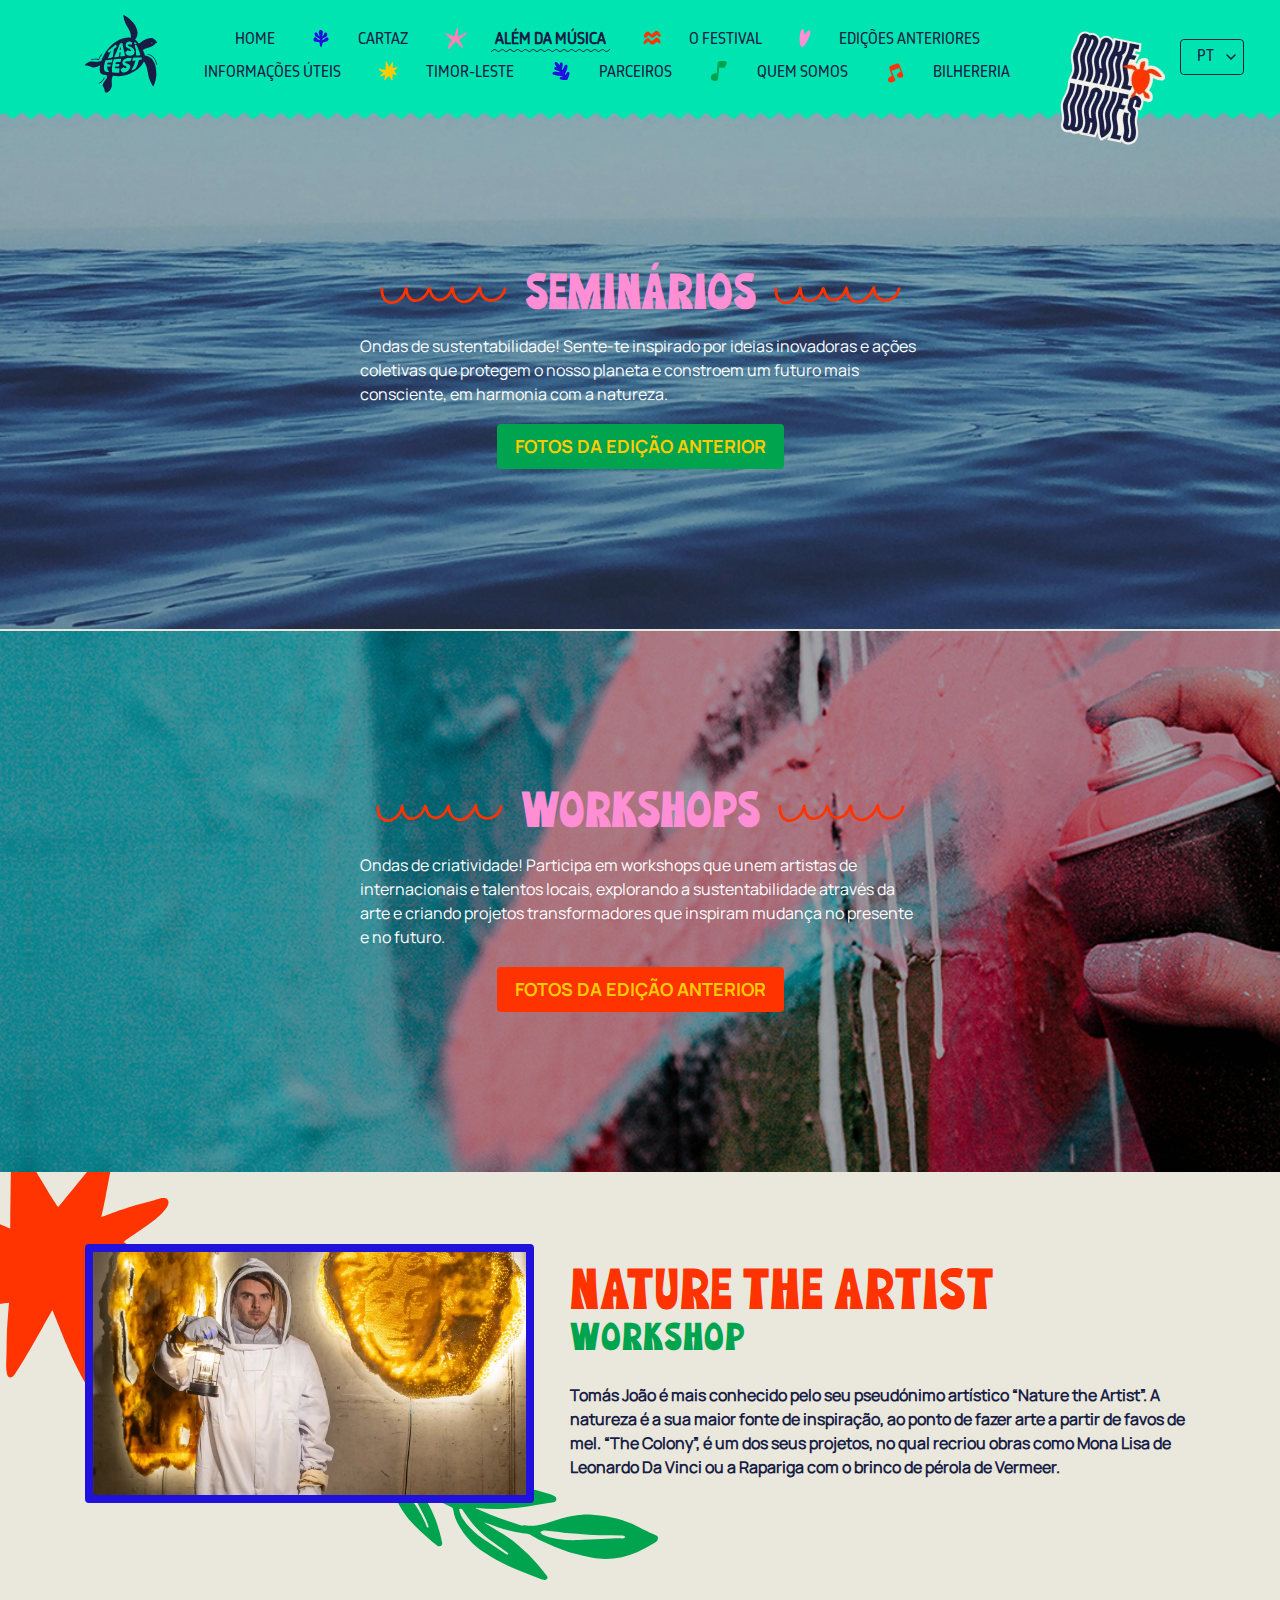
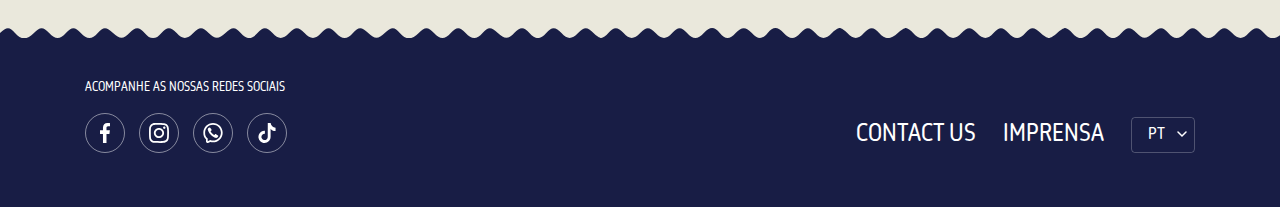
<file: alem-da-musica.html>
<!DOCTYPE html>
<html lang="en">
<head>
    <meta charset="UTF-8">
    <meta name="viewport" content="width=device-width, initial-scale=1.0">
    <link rel="stylesheet" href="style.css">
    <title>Além da Música - Tasi Fest - Timor-Leste 2025</title>
</head>
<body>
    <header class="site-head pos-relative bg-green-50" role="banner">
        <div id="menu" class="wrapper pb-xs pos-relative">
            <div class="flex justify-content:space-between align-items:center">
                <div class="flex align-items:center pos-relative">
                    <a href="index.html">
                        <svg class="logo" width="72" height="79" viewBox="0 0 72 79" xmlns="http://www.w3.org/2000/svg">
                            <path d="M62.34 34.0044C59.9051 34.5901 58.9701 35.1346 57.7989 36.0901C57.9633 36.3778 58.1277 36.6723 58.292 36.9736C59.1756 38.5353 59.6688 40.0764 59.8537 41.5765C63.2236 41.8641 65.8538 43.4977 67.8367 46.2409C69.2031 48.1416 70.0148 50.2786 70.5285 52.5389C71.8436 58.2616 71.5662 63.9021 69.6038 69.4501C69.2853 70.3645 68.8744 71.2378 68.5045 72.1317C68.4634 72.2447 68.4018 72.3577 68.3401 72.4707C68.3127 72.4844 68.2819 72.4947 68.2477 72.5015C67.662 71.5563 67.0456 70.6316 66.5011 69.6659C64.6312 66.3576 63.4907 62.7925 62.9051 59.0424C62.6277 57.2445 62.2989 55.4465 61.8366 53.6896C61.2613 51.4704 60.316 49.4053 58.8982 47.6074C56.2475 53.7102 48.9837 58.5082 42.9528 60.4089C41.1754 60.974 39.3158 61.4055 37.4767 61.7548C36.2438 61.9808 34.9904 62.176 33.7266 62.1452C31.7746 62.0938 29.8225 62.0117 27.8704 61.8678C27.3053 63.0596 26.5142 65.248 26.73 67.6727C27.0587 71.2995 27.069 73.7447 24.7265 76.4365C22.3738 79.118 20.1545 78.9023 19.8977 78.0187C19.6511 77.1351 19.8258 74.8029 18.0894 72.5221C16.3531 70.2309 21.2847 65.0939 21.7573 64.2206C22.1066 63.5836 21.9525 62.0219 21.8292 61.2103C20.0107 60.9534 17.8326 60.9329 16.2607 59.8541C14.6579 58.7548 14.5757 55.6417 14.7093 53.8951C14.7812 53.0424 14.9045 52.1691 15.0689 51.306C14.7606 51.4601 14.4421 51.6143 14.1442 51.7684C11.4113 53.2067 8.35986 54.3266 5.46256 52.6211C2.95568 51.1416 -0.167648 51.9122 0.00701187 51.1006C0.181672 50.2992 1.71251 49.282 1.71251 49.282C3.9009 47.5046 5.73997 47.2889 8.99686 47.7512C11.3394 48.0902 14.5962 47.4738 16.2298 47.1039C17.1545 44.5046 18.3771 41.9771 19.6717 39.7374C21.6237 36.3778 24.0279 33.2441 26.956 30.6859C31.867 26.3913 39.6445 22.7132 45.9117 23.792C45.9391 23.5659 45.9563 23.3399 45.9631 23.1139C46.035 21.2748 45.6241 19.5077 44.9871 17.7919C44.4117 16.261 43.6001 14.8638 42.7576 13.4768C41.874 12.0281 40.9904 10.5897 40.3123 9.02807C39.4082 6.95269 38.7712 4.79513 38.4322 2.55538C38.35 2.01085 38.2883 1.45605 38.2062 0.8396C38.8329 1.14782 39.3979 1.40468 39.9528 1.69235C43.3843 3.50059 46.2611 5.96638 48.5625 9.07944C49.7953 10.7336 50.8433 12.5007 51.5933 14.422C52.4461 16.6001 52.8159 18.8398 52.3331 21.1721C51.9837 22.8159 51.2132 24.2337 50.0728 25.4358C50.946 26.0214 51.7474 26.7715 52.4563 27.6859C52.929 28.292 53.3502 28.8674 53.7509 29.4324C54.4803 29.2681 55.0454 28.9496 55.6105 28.4461C56.9153 27.2646 60.2647 25.2817 62.9051 24.4906C65.5456 23.7098 66.4394 23.8742 67.7134 24.3468C69.0593 24.8296 71.9361 27.7064 71.9977 28.405C72.0696 29.2783 70.4258 29.3092 70.4258 29.3092C69.1415 31.8982 65.4634 33.2544 62.34 34.0044ZM34.6308 30.2133C33.0383 34.4257 31.3944 38.6586 29.3396 42.6655C29.1547 43.0251 29.3807 43.3128 29.8019 43.2511C31.0246 43.0765 32.2574 42.9018 33.4801 42.7477C33.8705 42.6963 34.2198 42.3573 34.2301 42.0285C34.2506 41.0216 34.3328 40.0148 34.415 39.0079C34.4458 38.6997 34.7438 38.3915 35.0931 38.3298C35.1136 38.323 35.1376 38.3196 35.165 38.3196C35.5143 38.2579 35.7712 38.4737 35.7301 38.7819C35.6068 39.8401 35.4219 40.8881 35.1547 41.9155C35.0623 42.2545 35.3191 42.5217 35.7198 42.4806C36.8979 42.3573 38.076 42.234 39.2541 42.1107C39.6548 42.0696 40.0041 41.6586 39.9322 41.299C39.1616 37.2408 37.9493 33.275 37.4459 29.1756C37.415 28.9496 37.2301 28.8365 37.0041 28.9187C36.2643 29.1653 35.8945 29.3092 35.1753 29.6174C34.9493 29.7099 34.7232 29.9667 34.6308 30.2133ZM66.3572 29.2064C66.4702 29.4427 66.8093 29.5044 67.1278 29.3503C67.4463 29.2064 67.6209 28.8982 67.5079 28.6619C67.4052 28.4359 67.0559 28.3639 66.7374 28.5181C66.4086 28.6722 66.2442 28.9804 66.3572 29.2064ZM51.4598 31.3229C51.1824 31.0763 50.7303 31.066 50.3707 31.0866C50.2269 31.0866 50.0625 31.0866 49.9186 31.1277C49.744 31.179 49.6515 31.3023 49.6412 31.477C49.631 31.6619 49.6823 31.8469 49.7234 32.0318C49.8364 32.4941 50.0625 32.9462 50.196 33.3777C50.3707 33.9942 50.5454 34.6106 50.6995 35.2271C51.0385 36.6038 51.0488 39.275 51.0385 40.7031C51.0282 41.3915 51.7988 41.4326 52.3125 41.4429C52.8159 41.4429 53.3296 41.4532 53.8433 41.4634C54.2029 41.4737 54.6242 41.5559 54.9427 41.371C55.5797 40.9908 55.1379 40.0764 54.9838 39.5319C54.6447 38.3298 54.1618 37.1586 53.6892 36.0079C53.1139 34.5592 52.5283 33.1003 51.768 31.7441C51.6755 31.5797 51.5933 31.4462 51.4598 31.3229ZM50.0111 30.1311C50.3913 30.2544 51.0488 30.3571 51.3878 30.0694C51.5419 29.9256 51.583 29.7715 51.5317 29.6071C51.4187 29.1756 50.7817 28.7338 50.494 28.6105C50.1036 28.4461 49.5282 28.2715 49.1584 28.5694C48.4289 29.155 49.4769 29.9359 50.0111 30.1311ZM45.2336 37.0456C44.4734 37.0661 43.8055 36.799 43.3535 36.388C43.1069 36.1517 42.7062 36.1517 42.4494 36.3777C41.8809 36.8435 41.3124 37.3093 40.7439 37.775C40.5281 37.9497 40.4254 38.2168 40.4665 38.4634C40.9082 40.7237 42.9733 41.9052 45.172 41.7511C47.6378 41.5867 50.2269 39.799 49.5282 37.0353C49.0659 35.1654 47.3501 33.7579 45.7371 32.864C44.9254 32.4222 43.0042 31.9599 42.7987 31.1277C42.6754 30.6448 43.7439 30.501 44.3809 30.501C45.0179 30.501 45.7474 30.6242 46.3022 30.7886C46.6001 30.8811 46.857 30.7373 46.8775 30.4496C46.9289 29.8023 46.9494 29.4838 46.9597 28.8571C46.97 28.5489 46.7028 28.1687 46.4049 28.0454C45.7884 27.7886 45.2542 27.6448 44.6686 27.5934C42.5932 27.4393 40.6514 29.0523 40.6103 31.1482C40.5487 34.4154 44.6788 33.8709 45.9117 36.0695C46.1789 36.7065 45.7371 37.025 45.2336 37.0456ZM23.2984 38.2168C23.4423 38.3401 23.5964 38.4737 23.7608 38.5661C24.0998 38.7511 24.3464 38.3709 24.593 38.1654C24.956 37.8504 25.3224 37.5387 25.6923 37.2305C25.7334 37.1894 25.7848 37.1689 25.8464 37.1689C26.0005 37.1586 25.98 37.2921 25.9286 37.3949C24.8909 39.573 23.7299 41.7306 22.9902 44.0114C22.8977 44.2785 23.2368 44.4224 23.6991 44.3196C24.8498 44.0628 26.0005 43.8162 27.1512 43.5491C27.6238 43.4463 27.7677 43.0765 27.8396 42.6244C28.0862 40.9737 28.3362 39.3196 28.5896 37.662C28.7129 36.8606 28.7232 36.0079 28.9184 35.2271C29.1238 34.4257 30.0896 34.1585 30.7266 33.6346C31.1684 33.275 31.6924 33.2133 31.6718 32.5661C31.6615 32.1756 31.5896 31.7852 31.4355 31.4256C31.3841 31.3126 31.3122 31.179 31.2198 31.0558C31.0965 30.8708 30.9013 30.6859 30.665 30.6653C30.4184 30.6448 30.2437 30.84 30.0793 30.9941C29.8122 31.2201 29.5417 31.4462 29.2677 31.6722C29.2677 31.7647 28.7642 32.1037 28.6821 32.1756C28.4697 32.3537 28.2574 32.5318 28.0451 32.7099C27.6546 33.0387 27.2608 33.3709 26.8635 33.7065C26.0142 34.4188 25.1683 35.138 24.3258 35.864C23.843 36.2853 22.9799 36.8093 22.7539 37.436C22.6717 37.6517 23.1443 38.0832 23.2984 38.2168ZM27.0074 48.0902C27.1375 47.3847 27.2779 46.6758 27.4286 45.9635C27.48 45.7375 27.295 45.5731 27.0279 45.6039C24.9731 45.8402 22.9388 46.1279 20.884 46.3745C20.6272 46.395 20.3703 46.5697 20.3087 46.7649C19.4148 49.8266 18.0175 54.3883 19.6717 56.9773C19.7539 57.1006 20.0621 57.2958 20.2984 57.3883C21.4696 57.7376 22.5998 57.8917 23.8121 58.0253C24.0998 58.0561 24.1717 57.9123 24.0073 57.7171C22.908 56.402 22.3018 54.7068 22.1169 52.9396C22.0964 52.7239 22.3429 52.5389 22.6306 52.5389C23.4217 52.5287 24.2128 52.5492 25.0142 52.5492C25.2813 52.5492 25.5176 52.4054 25.5485 52.1896C25.6101 51.6451 25.6409 51.3677 25.7231 50.8231C25.7539 50.5971 25.569 50.4225 25.2916 50.4327C24.3772 50.4636 23.4628 50.4738 22.5587 50.5252C22.3018 50.5355 22.1066 50.3916 22.1374 50.1862C22.1683 49.8677 22.2094 49.5389 22.2607 49.2101C22.3018 48.9944 22.5587 48.7991 22.8258 48.7786C24.0279 48.6759 25.23 48.6245 26.4218 48.5423C26.6992 48.5217 26.956 48.3265 27.0074 48.0902ZM35.7198 47.4943C35.85 46.7135 35.9767 45.9327 36.1 45.1518C36.1411 44.895 35.9459 44.7101 35.6582 44.7306C33.4801 44.9155 31.3122 45.1313 29.1341 45.3676C28.8567 45.3984 28.5999 45.6142 28.5588 45.8505C27.8396 49.5903 26.2882 54.2958 27.1307 58.1178C27.1718 58.2924 27.4389 58.4568 27.6957 58.4774C29.73 58.652 31.7643 58.7548 33.8088 58.8164C34.0554 58.8267 34.2506 58.6726 34.2403 58.4774C34.2095 57.2342 34.3225 56.0218 34.4767 54.789C34.5075 54.5424 34.3123 54.3369 34.0451 54.3472C32.8191 54.3609 31.5896 54.3677 30.3567 54.3677C30.0896 54.3677 29.8841 54.1725 29.9149 53.9259C29.956 53.515 29.9766 53.3095 30.028 52.9191C30.0588 52.693 30.3054 52.5081 30.5828 52.4978C31.5622 52.4773 32.5417 52.4567 33.5212 52.4362C33.7986 52.4259 34.0554 52.2513 34.0965 52.0047C34.1992 51.3985 34.2506 51.1005 34.3534 50.4944C34.3945 50.2478 34.2095 50.0526 33.9219 50.0731C32.9287 50.1142 31.9355 50.1588 30.9424 50.2067C30.6547 50.217 30.4595 50.032 30.5006 49.7957C30.5725 49.354 30.6136 49.1279 30.6855 48.6861C30.7266 48.4498 30.9937 48.2341 31.2711 48.2135C32.5554 48.1313 33.8397 48.0491 35.1239 47.9772C35.4116 47.9567 35.6684 47.7409 35.7198 47.4943ZM39.9219 48.1416C39.9733 47.5765 41.3809 47.3813 42.0487 47.33C42.9117 47.2683 43.7953 47.2272 44.6686 47.33C44.9357 47.3505 45.2336 47.1861 45.3672 46.9395C45.7713 46.1519 46.1652 45.3573 46.5487 44.5559C46.6617 44.2991 46.5179 44.0525 46.2302 44.0217C45.3158 43.9395 44.4014 43.8881 43.5076 43.96C41.0932 44.1553 38.0315 45.3162 37.4767 48.1211C37.1787 49.6314 37.9596 50.6896 39.1925 51.4293C39.8706 51.83 41.422 52.0971 41.6069 53.0013C41.6274 53.6485 41.0418 54.0389 40.5281 54.1006C39.6856 54.2136 39.0897 53.9054 38.8021 53.4328C38.689 53.2478 38.4219 53.2376 38.1856 53.4019C37.4767 53.9259 36.7781 54.4499 36.0897 55.0047C35.9561 55.1177 35.8637 55.2924 35.8739 55.4568C36.0075 57.4705 37.2712 58.9397 39.5315 58.5596C42.1925 58.0972 44.4425 55.8266 45.1823 53.2992C45.7063 51.5012 44.2782 50.4019 42.8192 49.7444C42.0589 49.4053 39.85 48.8402 39.9219 48.1416ZM56.8126 43.8059C56.8331 43.621 56.679 43.4669 56.4735 43.4566C53.7612 43.3128 50.9974 43.5491 48.2953 43.7135C48.0077 43.734 47.7611 43.9498 47.72 44.1963C47.6172 44.9464 47.4837 45.7066 47.3398 46.4566C47.2885 46.7032 47.4734 46.8779 47.7611 46.8368C48.494 46.7615 49.2269 46.6793 49.9597 46.5902C50.2371 46.5594 50.4221 46.7341 50.3604 46.9601C49.446 50.1759 47.9974 53.3403 46.4152 56.2582C46.3022 56.4636 46.4152 56.5561 46.672 56.4636C47.8638 55.9808 49.0453 55.467 50.1549 54.7992C50.3604 54.6657 50.6584 54.4191 50.7611 54.2547C52.22 51.9739 53.1653 49.2204 53.7817 46.5183C53.8331 46.3128 54.0694 46.1073 54.3057 46.0765C55.0454 45.984 55.3845 45.9429 56.042 45.871C56.2475 45.8505 56.453 45.6758 56.5043 45.5012C56.679 44.8231 56.7407 44.484 56.8126 43.8059ZM35.9048 35.299C35.9048 35.6175 35.6274 35.9462 35.2883 36.0182C34.9493 36.0901 34.7027 35.8846 34.7541 35.5661C34.8054 35.2065 34.8773 34.8777 34.939 34.5901C35.0828 33.9428 35.278 33.3983 35.5349 33.3263C35.7917 33.2544 35.8739 33.7373 35.8945 34.3537C35.8945 34.6311 35.9048 34.9496 35.9048 35.299Z" />
                            <path d="M6.72491 45.9199C6.91669 45.8788 7.1119 45.8411 7.31054 45.8069C7.39958 45.7932 7.48862 45.7795 7.57766 45.7658C7.63931 45.7521 7.69753 45.7418 7.75232 45.735C7.77287 45.735 7.78999 45.7315 7.80369 45.7247C7.82424 45.7247 7.94753 45.7041 7.85506 45.7247C8.31397 45.663 8.77289 45.6185 9.2318 45.5911C10.2181 45.5295 11.2147 45.5295 12.201 45.6322C12.338 45.6459 12.4716 45.6596 12.6017 45.6733C12.7147 45.6939 12.5298 45.663 12.6325 45.6836C12.6668 45.6904 12.701 45.6939 12.7353 45.6939C12.8038 45.7076 12.8723 45.7213 12.9407 45.735C13.2147 45.7761 13.4853 45.8274 13.7524 45.8891C13.9373 45.9404 14.1428 45.8377 14.1839 45.6425C14.2798 45.2726 14.3962 44.9096 14.5332 44.5534C14.5675 44.4712 14.5983 44.3891 14.6257 44.3069C14.636 44.2966 14.6873 44.1733 14.6565 44.2452C14.6771 44.1904 14.6976 44.1391 14.7182 44.0911C14.8004 43.9199 14.8826 43.7486 14.9647 43.5774C15.136 43.2418 15.3278 42.9164 15.5401 42.6014C15.6428 42.4438 15.7524 42.2863 15.8689 42.1288C15.8894 42.0945 15.9134 42.0603 15.9408 42.026C15.9511 42.0157 15.9922 41.9644 15.9613 41.9952C15.9305 42.0363 16.0024 41.9541 15.9922 41.9541C16.0538 41.8788 16.1154 41.8034 16.1771 41.7281C16.4511 41.3993 16.7456 41.0911 17.0607 40.8034C17.1942 40.6698 17.1942 40.4233 17.0607 40.2897C16.9066 40.1561 16.7011 40.1561 16.5572 40.2897C15.386 41.3787 14.4921 42.7247 13.9065 44.2041C13.7421 44.6151 13.6051 45.0329 13.4956 45.4576C13.6462 45.3685 13.7935 45.2829 13.9373 45.2007C12.9407 44.9644 11.9133 44.8617 10.8962 44.8411C9.92016 44.8206 8.94412 44.8719 7.97835 44.9952C7.49547 45.0466 7.01259 45.1288 6.52971 45.2315C6.34477 45.2726 6.22148 45.4884 6.28313 45.6733C6.34477 45.8583 6.5297 45.961 6.72491 45.9199Z" />
                            <path d="M62.9289 40.9091C62.9974 40.916 63.0625 40.9228 63.1241 40.9297C63.1584 40.9297 63.1926 40.9331 63.2269 40.9399C63.3296 40.9502 63.1447 40.9297 63.2577 40.9399C63.3947 40.9605 63.5317 40.9845 63.6687 41.0119C63.9221 41.0666 64.1755 41.1317 64.429 41.2071C64.6755 41.2824 64.9187 41.368 65.1584 41.4639C65.2612 41.505 65.0968 41.4331 65.1892 41.4845C65.2166 41.4913 65.2475 41.5016 65.2817 41.5153C65.3296 41.5427 65.3776 41.5667 65.4255 41.5872C65.5557 41.6488 65.6824 41.7105 65.8057 41.7721C66.0317 41.8954 66.2509 42.029 66.4632 42.1728C66.5728 42.2413 66.679 42.3167 66.7817 42.3989C66.8297 42.4263 66.8742 42.4571 66.9153 42.4913C66.8536 42.4502 66.9358 42.5119 66.9461 42.5119C66.9804 42.5393 67.0146 42.5667 67.0488 42.5941C67.405 42.8954 67.7372 43.2208 68.0454 43.5701C68.1139 43.6523 68.1824 43.7379 68.2509 43.827C68.2852 43.8681 68.3194 43.9091 68.3537 43.9502C68.3639 43.9605 68.4256 44.0324 68.3639 43.9708C68.3913 43.9982 68.4153 44.0256 68.4359 44.053C68.5728 44.2379 68.703 44.4229 68.8263 44.6078C69.0934 44.9982 69.34 45.3989 69.566 45.8099C69.792 46.2208 70.0044 46.6421 70.203 47.0736C70.2509 47.1763 70.2989 47.2825 70.3468 47.3921C70.3674 47.4469 70.3914 47.4982 70.4188 47.5462C70.4393 47.6078 70.4188 47.5565 70.4085 47.5462C70.429 47.5804 70.4462 47.6147 70.4599 47.6489C70.542 47.8544 70.6208 48.0599 70.6962 48.2654C70.8503 48.6866 70.9941 49.1181 71.0968 49.5599C71.1516 49.7517 71.1927 49.9435 71.2201 50.1353C71.227 50.1764 71.2338 50.2175 71.2407 50.2586C71.251 50.3305 71.2304 50.2791 71.2407 50.2483C71.2407 50.2586 71.251 50.2996 71.251 50.3202C71.2578 50.4024 71.2647 50.4846 71.2715 50.5668C71.2818 50.7517 71.4256 50.9366 71.6311 50.9264C71.816 50.9161 72.001 50.7723 71.9907 50.5668C71.9496 49.8168 71.7338 49.077 71.4975 48.3784C71.179 47.464 70.7886 46.5804 70.3366 45.7379C69.8845 44.8749 69.3605 44.053 68.7441 43.2927C68.0968 42.5016 67.3263 41.8338 66.4427 41.3201C65.3742 40.6831 64.1721 40.3029 62.9289 40.1899C62.744 40.1796 62.5693 40.3646 62.5693 40.5495C62.5796 40.755 62.7337 40.8886 62.9289 40.9091Z" />
                            <path d="M14.0191 69.5343C15.0157 69.1542 15.9403 68.6096 16.7623 67.9315C17.5636 67.2637 18.2623 66.4623 18.8068 65.5788C19.1253 65.0651 19.3822 64.5205 19.5979 63.9657C19.6698 63.7911 19.526 63.5651 19.3513 63.524C19.1459 63.4726 18.9815 63.5856 18.9095 63.7705C18.889 63.8253 18.8684 63.8801 18.8479 63.9349C18.8342 63.9623 18.8205 63.9897 18.8068 64.0171C18.8479 63.9452 18.8068 64.0377 18.7965 64.0479C18.7486 64.1644 18.6972 64.2808 18.6424 64.3973C18.5328 64.6233 18.413 64.8425 18.2828 65.0548C18.1527 65.274 18.0157 65.4863 17.8719 65.6918C17.8034 65.7877 17.7349 65.8836 17.6664 65.9795C17.7177 65.9075 17.6561 65.9897 17.6458 66C17.6253 66.0206 17.6047 66.0445 17.5842 66.0719C17.5431 66.1267 17.502 66.1815 17.4609 66.2363C17.139 66.6062 16.7931 66.9521 16.4232 67.274C16.3342 67.3562 16.2451 67.435 16.1561 67.5103C16.1287 67.5309 16.1047 67.548 16.0842 67.5617C16.0739 67.572 15.9917 67.6336 16.0636 67.5822C16.0088 67.6233 15.9506 67.6644 15.889 67.7055C15.6903 67.8562 15.4848 67.9966 15.2725 68.1268C15.0328 68.2706 14.7896 68.4076 14.5431 68.5377C14.4129 68.5994 14.2862 68.6576 14.1629 68.7124C14.1355 68.7261 14.1081 68.7364 14.0807 68.7432C14.1526 68.7124 14.0396 68.7638 14.0191 68.7638C13.9574 68.7911 13.8924 68.8185 13.8239 68.8459C13.6492 68.9076 13.5156 69.0925 13.5773 69.2877C13.6287 69.4521 13.8341 69.6062 14.0191 69.5343Z" />
                        </svg>
                    </a>
                    <nav id="primary-nav">
                        <ul class="cluster cluster:center gap:2xs nav-list ff-october" role="list">
                            <li><a href="index.html">Home</a></li>
                            <li class="icon icon-seaweed-1"><a href="cartaz.html">Cartaz</a></li>
                            <li class="icon icon-ocean-star current_page_item"><a href="alem-da-musica.html">Além da Música</a></li>
                            <li class="icon icon-wave"><a href="o-festival.html">O Festival</a></li>
                            <li class="icon icon-heart"><a href="edicoes-anteriores.html">Edições Anteriores</a></li>
                            <li><a href="informacoes-uteis.html">Informações úteis</a></li>
                            <li class="icon icon-splash"><a href="timor-leste.html">Timor-Leste</a></li>
                            <li class="icon icon-seaweed-2"><a href="parceiros.html">Parceiros</a></li>
                            <li class="icon icon-musical-note-1"><a href="quem-somos.html">Quem somos</a></li>
                            <li class="icon icon-musical-note-2"><a href="bilheteria.html">Bilhereria</a></li>
                        </ul>
                    </nav>
                    <img src="assets/img/sticker-make-waves.webp" alt="Make Waves" class="sticker-make-waves pos-absolute" >   
                </div>   
                <div class="header-lang pos-absolute">    
                    <div class="select pos-relative">
                        <select name="language" class="lang ff-october"> 
                            <option value="PT">PT</option>
                            <option value="EN">EN</option>
                            <option value="TET">TET</option>
                        </select>
                    </div>
                </div>
                <h1 class="title-mobile flex flex:column align-items:center pos-relative ff-october text-uppercase text-step-2">Além da Música</h1>
                <button id="btn-mobile" class="bar stack justify-content:center pos-relative">
                    <span class="top"></span>
                    <span class="middle"></span>
                    <span class="bottom"></span>
                </button>  
            </div>
            <nav id="mobile-nav">
                <div class="mobile-lang flex justify-content:flex-end gap:3xs text-uppercase">
                    <a href="#">PT</a>
                    <a href="#">EN</a>
                    <a href="#">TET</a>
                </div>
                <ul class="flex flex:column gap:l nav-list ff-october color-light text-uppercase" role="list">
                    <li class="current_page_item"><a href="index.html">Home</a></li>
                    <li><a href="cartaz.html">Cartaz</a></li>
                    <li><a href="alem-da-musica.html">Além da Música</a></li>
                    <li><a href="o-festival.html">O Festival</a></li>
                    <li><a href="edicoes-anteriores.html">Edições Anteriores</a></li>
                    <li><a href="informacoes-uteis.html">Informações úteis</a></li>
                    <li><a href="timor-leste.html">Timor-Leste</a></li>
                    <li><a href="parceiros.html">Parceiros</a></li>
                    <li><a href="quem-somos.html">Quem somos</a></li>
                    <li><a href="bilheteria.html">Bilhereria</a></li>
                </ul>
            </nav>            
        </div>  
    </header>
    <main>
        <section class="bg-cartaz-1">
            <div class="wrapper">
                <div class="stack stack:s">
                    <h2 class="title-wave title-wave-orange-50 color-pink flex">Seminários</h2>
                    <div class="center color-light">
                        <p>Ondas de sustentabilidade! Sente-te inspirado por ideias inovadoras e ações coletivas que protegem o nosso planeta e constroem um futuro mais consciente, em harmonia com a natureza.</p>
                    </div>
                    <div class="center">
                        <a class="btn btn:secondary btn:medium bg-green-100 color-yellow" href="edicoes-anteriores.html">Fotos da edição anterior</a>
                    </div>
                </div>
            </div>
        </section>
        <section class="bg-cartaz-2">
            <div class="wrapper">
                <div class="stack stack:s">
                    <h2 class="title-wave title-wave-orange-50 color-pink flex">Workshops</h2>
                    <div class="center color-light">
                        <p>Ondas de criatividade! Participa em workshops que unem artistas de internacionais e talentos locais, explorando a sustentabilidade através da arte e criando projetos transformadores que inspiram mudança no presente e no futuro.</p>
                    </div>
                    <div class="center">
                        <a class="btn btn:secondary btn:medium bg-orange-100 color-yellow" href="edicoes-anteriores.html">Fotos da edição anterior</a>
                    </div>
                </div>
            </div>
        </section>
        <section class="workshop overflow:hidden bg-off-white">
            <div class="wrapper">
                <div class="with-sidebar left-sidebar workshop-sidebar gap:l align-items:center">
                    <div class="workshop-img pos-relative">
                        <img class="img-border img-border:blue-50 z-index:2 pos-relative" src="assets/img/nature-the-artist.webp" alt="">
                    </div>
                    <div>
                        <div class="stack stack:m">
                            <div class="stack stack:3xs text-uppercase ff-salomfu">
                                <h2 class="text-step-7 color-orange-100 fw-regular">Nature The Artist</h2>
                                <h3 class="text-step-4 color-green-100 fw-regular">Workshop</h3>
                            </div>
                            <div class="color-blue-100 fw-extra-bold">
                                <p>Tomás João é mais conhecido pelo seu pseudónimo artístico “Nature the Artist”. A natureza é a sua maior fonte de inspiração, ao ponto de fazer arte a partir de favos de mel. “The Colony”, é um dos seus projetos, no qual recriou obras como Mona Lisa de Leonardo Da Vinci ou a Rapariga com o brinco de pérola de Vermeer.</p>
                            </div>
                        </div>
                    </div>
                </div>
            </div>
        </section>
    </main>
    <footer class="site-footer pos-relative">
        <div class="wrapper pb-xl">
            <div class="flex flex:wrap justify-content:space-between align-items:flex-end">
                <div class="stack stack:s">
                    <h3 class="color-light text-uppercase text-step--3 ff-october fw-regular">Acompanhe as nossas redes sociais</h3>
                    <ul class="footer-social flex gap:xs" role="list">
                        <li>
                            <a class="icon-social flex flex:column justify-content:center align-items:center" href="#">
                                <svg width="10" height="20" viewBox="0 0 10 20" fill="none" xmlns="http://www.w3.org/2000/svg">
                                    <path d="M2.96616 20H6.48216L6.48216 10.875L9.42216 10.875L9.86616 7.325H6.48216V5.05C6.48216 4.025 6.75816 3.325 8.17416 3.325L9.98616 3.325V0.1375C9.67416 0.0999999 8.60616 0 7.35816 0C4.74216 0 2.96616 1.6625 2.96616 4.7L2.96616 7.325H0.0141602L0.0141602 10.875H2.96616L2.96616 20Z" fill="white"/>
                                </svg>                                                                       
                            </a>
                        </li>
                        <li>
                            <a class="icon-social flex flex:column justify-content:center align-items:center" href="#">
                                <svg width="20" height="20" viewBox="0 0 20 20" fill="none" xmlns="http://www.w3.org/2000/svg">
                                    <path fill-rule="evenodd" clip-rule="evenodd" d="M5.86963 0.122729C4.24176 0.196179 2.8308 0.594174 1.69149 1.72868C0.548193 2.86915 0.155141 4.28569 0.0815081 5.89663C0.0357363 6.90211 -0.231913 14.4983 0.544214 16.4903C1.0676 17.8343 2.09843 18.8676 3.45467 19.3927C4.08751 19.6388 4.80992 19.8055 5.86963 19.8541C14.7304 20.2551 18.015 20.0368 19.4001 16.4903C19.6459 15.8591 19.815 15.1373 19.8618 14.0802C20.2668 5.19669 19.7962 3.27113 18.2519 1.72868C17.027 0.506824 15.5861 -0.32492 5.86963 0.122729ZM5.95121 18.0675C4.98105 18.0238 4.45468 17.8622 4.10344 17.7262C3.21985 17.3828 2.55616 16.7218 2.21486 15.8434C1.62381 14.3297 1.81984 7.1405 1.87258 5.9772C1.92432 4.83772 2.15516 3.79632 2.95915 2.99235C3.95419 1.99977 5.23976 1.51332 13.9931 1.90837C15.1354 1.95998 16.1792 2.19035 16.9852 2.99235C17.9802 3.98491 18.4737 5.28038 18.0717 14.0001C18.028 14.9679 17.8658 15.493 17.7295 15.8434C16.829 18.1511 14.7573 18.4715 5.95121 18.0675ZM14.0896 4.68961C14.0896 5.34669 14.624 5.88101 15.2837 5.88101C15.9434 5.88101 16.4787 5.34669 16.4787 4.68961C16.4787 4.03253 15.9434 3.49869 15.2837 3.49869C14.624 3.49869 14.0896 4.03253 14.0896 4.68961ZM4.86265 9.98793C4.86265 12.8029 7.15024 15.0851 9.97216 15.0851C12.7941 15.0851 15.0817 12.8029 15.0817 9.98793C15.0817 7.173 12.7941 4.89224 9.97216 4.89224C7.15024 4.89224 4.86265 7.173 4.86265 9.98793ZM6.6557 9.98793C6.6557 8.1616 8.1403 6.67983 9.97216 6.67983C11.804 6.67983 13.2886 8.1616 13.2886 9.98793C13.2886 11.8153 11.804 13.2975 9.97216 13.2975C8.1403 13.2975 6.6557 11.8153 6.6557 9.98793Z" fill="white"/>
                                </svg>                                                                                               
                            </a>
                        </li>
                        <li>
                            <a class="icon-social flex flex:column justify-content:center align-items:center" href="#">
                                <svg width="20" height="20" viewBox="0 0 20 20" fill="none" xmlns="http://www.w3.org/2000/svg">
                                    <path fill-rule="evenodd" clip-rule="evenodd" d="M7.36478 18.8874C8.33058 19.2113 8.92531 19.3266 10.0002 19.3266C15.3371 19.3266 19.6635 15.0002 19.6635 9.66331C19.6635 4.32641 15.3371 0 10.0002 0C4.66333 0 0.336914 4.32641 0.336914 9.66331C0.336914 12.454 1.08059 14.4879 2.97236 16.2519L2.97236 18.2407C2.97236 19.5469 4.34685 20.3963 5.51507 19.8122L7.36478 18.8874ZM4.17057 14.9669L4.72933 15.4879L4.72933 18.2407L7.23166 16.9896L7.92345 17.2216C8.72818 17.4915 9.13431 17.5697 10.0002 17.5697C14.3668 17.5697 17.9066 14.0299 17.9066 9.66331C17.9066 5.29676 14.3668 1.75697 10.0002 1.75697C5.63367 1.75697 2.09388 5.29676 2.09388 9.66331C2.09388 12.0643 2.7008 13.5965 4.17057 14.9669ZM6.69276 4.40166C5.87392 4.28193 4.84214 5.36094 4.74176 6.15485C4.74088 6.16177 4.73995 6.16872 4.73901 6.17575C4.72633 6.27064 4.71173 6.37996 4.80003 6.63966C6.48642 12.536 11.7366 14.5713 13.0348 14.8834C13.7781 15.0622 14.8021 14.1826 15.1561 13.5155C15.3571 13.1368 15.289 12.7785 14.9989 12.536C14.4181 12.028 13.79 11.5767 13.1232 11.1884C12.6767 10.946 12.223 11.0928 12.039 11.3384C11.9907 11.3994 11.9407 11.4716 11.8887 11.5467C11.6684 11.8646 11.4112 12.2358 11.0805 12.0447C10.0004 11.4204 7.80415 9.22415 7.61916 8.59463C7.52405 8.2709 7.93033 7.94837 8.24306 7.70012C8.27241 7.67681 8.30095 7.65416 8.32816 7.63223C8.56324 7.44092 8.72691 6.98755 8.47487 6.54008C8.42467 6.45305 8.369 6.35098 8.30815 6.23944C7.93781 5.56054 7.37589 4.53041 6.69145 4.40035L6.69276 4.40166Z" fill="white"/>
                                </svg>                                    
                            </a>
                        </li>
                        <li>
                            <a class="icon-social flex flex:column justify-content:center align-items:center" href="#">
                                <svg width="18" height="20" viewBox="0 0 18 20" fill="none" xmlns="http://www.w3.org/2000/svg">
                                    <path d="M3.42005 13.9229C3.41991 14.3302 3.5 14.7335 3.65576 15.1098C3.81153 15.4862 4.0399 15.8281 4.32785 16.1162C4.6158 16.4042 4.95767 16.6327 5.33395 16.7886C5.71022 16.9445 6.11353 17.0248 6.52082 17.0248C7.35181 17.0372 8.15457 16.7235 8.7569 16.1508C9.35922 15.5782 9.71312 14.7923 9.74268 13.9618L9.77823 0L12.6424 0C12.7724 1.24419 13.3358 2.40305 14.2338 3.27391C15.1319 4.14476 16.3075 4.67218 17.5551 4.76391V8.09132C17.3918 8.10688 17.2274 8.11576 17.063 8.11576C16.1766 8.11638 15.3041 7.89607 14.5243 7.47475C13.7446 7.05343 13.0821 6.44439 12.5968 5.7027L12.5968 13.924C12.5968 15.1257 12.2405 16.3005 11.5728 17.2996C10.9052 18.2988 9.95624 19.0776 8.846 19.5375C7.73576 19.9974 6.51408 20.1177 5.33545 19.8832C4.15682 19.6488 3.07419 19.0701 2.22444 18.2204C1.3747 17.3706 0.796019 16.288 0.561575 15.1094C0.327132 13.9307 0.447457 12.7091 0.907334 11.5988C1.36721 10.4886 2.14599 9.53964 3.14518 8.87201C4.14437 8.20437 5.3191 7.84802 6.52082 7.84802C6.64747 7.84802 6.7719 7.85913 6.89633 7.8669V10.8666C6.772 10.8467 6.64662 10.8341 6.52082 10.8288C5.6996 10.8288 4.91191 11.1546 4.3306 11.7346C3.74928 12.3147 3.42182 13.1017 3.42005 13.9229Z" fill="white"/>
                                </svg>                                    
                            </a>
                        </li>
                    </ul>
                </div>
                <div class="flex gap:m justify-content:center align-items:center ff-october fw-regular text-uppercase color-light">
                    <ul class="footer-nav flex gap:m text-step-2" role="list">
                        <li><a href="contact-us.html">Contact Us</a></li>
                        <li><a href="imprensa.html">Imprensa</a></li>
                    </ul>
                    <div class="select pos-relative">
                        <select name="language" class="lang ff-october"> 
                            <option value="PT">PT</option>
                            <option value="EN">EN</option>
                            <option value="TET">TET</option>
                        </select>
                    </div>
                </div>
            </div>
        </div>
    </footer>
    <script src="assets/js/coutdown.js"></script>
    <script>
        const btnMobile = document.getElementById("btn-mobile");
        const menu = document.getElementById("menu");

        btnMobile.addEventListener("click", function() {
            menu.classList.toggle("active");
        });
   </script>
</body>
</html>
</file>
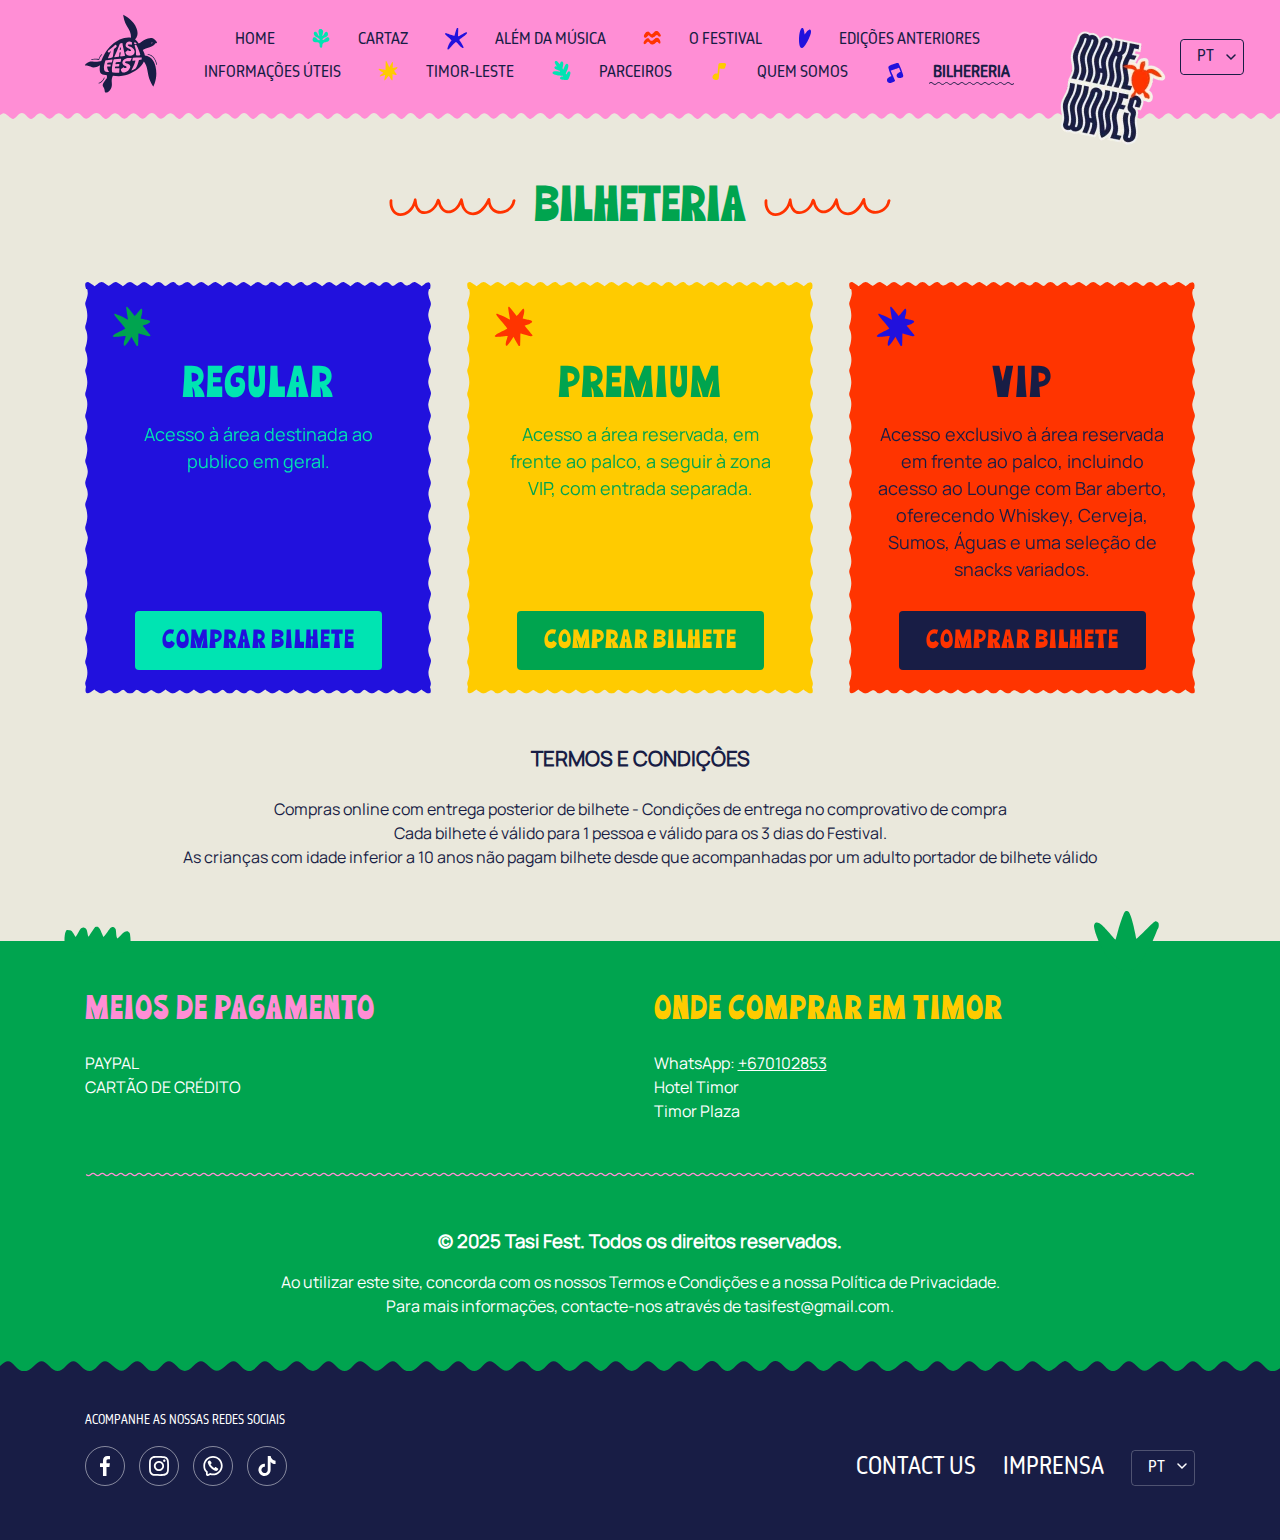
<file: bilheteria.html>
<!DOCTYPE html>
<html lang="en">
<head>
    <meta charset="UTF-8">
    <meta name="viewport" content="width=device-width, initial-scale=1.0">
    <link rel="stylesheet" href="style.css">
    <title>Bilheteria - Tasi Fest - Timor-Leste 2025</title>
</head>
<body>
    <header class="site-head pos-relative bg-pink" role="banner">
        <div id="menu" class="wrapper pb-xs pos-relative">
            <div class="flex justify-content:space-between align-items:center">
                <div class="flex align-items:center pos-relative">
                    <a href="index.html">
                        <svg class="logo" width="72" height="79" viewBox="0 0 72 79" xmlns="http://www.w3.org/2000/svg">
                            <path d="M62.34 34.0044C59.9051 34.5901 58.9701 35.1346 57.7989 36.0901C57.9633 36.3778 58.1277 36.6723 58.292 36.9736C59.1756 38.5353 59.6688 40.0764 59.8537 41.5765C63.2236 41.8641 65.8538 43.4977 67.8367 46.2409C69.2031 48.1416 70.0148 50.2786 70.5285 52.5389C71.8436 58.2616 71.5662 63.9021 69.6038 69.4501C69.2853 70.3645 68.8744 71.2378 68.5045 72.1317C68.4634 72.2447 68.4018 72.3577 68.3401 72.4707C68.3127 72.4844 68.2819 72.4947 68.2477 72.5015C67.662 71.5563 67.0456 70.6316 66.5011 69.6659C64.6312 66.3576 63.4907 62.7925 62.9051 59.0424C62.6277 57.2445 62.2989 55.4465 61.8366 53.6896C61.2613 51.4704 60.316 49.4053 58.8982 47.6074C56.2475 53.7102 48.9837 58.5082 42.9528 60.4089C41.1754 60.974 39.3158 61.4055 37.4767 61.7548C36.2438 61.9808 34.9904 62.176 33.7266 62.1452C31.7746 62.0938 29.8225 62.0117 27.8704 61.8678C27.3053 63.0596 26.5142 65.248 26.73 67.6727C27.0587 71.2995 27.069 73.7447 24.7265 76.4365C22.3738 79.118 20.1545 78.9023 19.8977 78.0187C19.6511 77.1351 19.8258 74.8029 18.0894 72.5221C16.3531 70.2309 21.2847 65.0939 21.7573 64.2206C22.1066 63.5836 21.9525 62.0219 21.8292 61.2103C20.0107 60.9534 17.8326 60.9329 16.2607 59.8541C14.6579 58.7548 14.5757 55.6417 14.7093 53.8951C14.7812 53.0424 14.9045 52.1691 15.0689 51.306C14.7606 51.4601 14.4421 51.6143 14.1442 51.7684C11.4113 53.2067 8.35986 54.3266 5.46256 52.6211C2.95568 51.1416 -0.167648 51.9122 0.00701187 51.1006C0.181672 50.2992 1.71251 49.282 1.71251 49.282C3.9009 47.5046 5.73997 47.2889 8.99686 47.7512C11.3394 48.0902 14.5962 47.4738 16.2298 47.1039C17.1545 44.5046 18.3771 41.9771 19.6717 39.7374C21.6237 36.3778 24.0279 33.2441 26.956 30.6859C31.867 26.3913 39.6445 22.7132 45.9117 23.792C45.9391 23.5659 45.9563 23.3399 45.9631 23.1139C46.035 21.2748 45.6241 19.5077 44.9871 17.7919C44.4117 16.261 43.6001 14.8638 42.7576 13.4768C41.874 12.0281 40.9904 10.5897 40.3123 9.02807C39.4082 6.95269 38.7712 4.79513 38.4322 2.55538C38.35 2.01085 38.2883 1.45605 38.2062 0.8396C38.8329 1.14782 39.3979 1.40468 39.9528 1.69235C43.3843 3.50059 46.2611 5.96638 48.5625 9.07944C49.7953 10.7336 50.8433 12.5007 51.5933 14.422C52.4461 16.6001 52.8159 18.8398 52.3331 21.1721C51.9837 22.8159 51.2132 24.2337 50.0728 25.4358C50.946 26.0214 51.7474 26.7715 52.4563 27.6859C52.929 28.292 53.3502 28.8674 53.7509 29.4324C54.4803 29.2681 55.0454 28.9496 55.6105 28.4461C56.9153 27.2646 60.2647 25.2817 62.9051 24.4906C65.5456 23.7098 66.4394 23.8742 67.7134 24.3468C69.0593 24.8296 71.9361 27.7064 71.9977 28.405C72.0696 29.2783 70.4258 29.3092 70.4258 29.3092C69.1415 31.8982 65.4634 33.2544 62.34 34.0044ZM34.6308 30.2133C33.0383 34.4257 31.3944 38.6586 29.3396 42.6655C29.1547 43.0251 29.3807 43.3128 29.8019 43.2511C31.0246 43.0765 32.2574 42.9018 33.4801 42.7477C33.8705 42.6963 34.2198 42.3573 34.2301 42.0285C34.2506 41.0216 34.3328 40.0148 34.415 39.0079C34.4458 38.6997 34.7438 38.3915 35.0931 38.3298C35.1136 38.323 35.1376 38.3196 35.165 38.3196C35.5143 38.2579 35.7712 38.4737 35.7301 38.7819C35.6068 39.8401 35.4219 40.8881 35.1547 41.9155C35.0623 42.2545 35.3191 42.5217 35.7198 42.4806C36.8979 42.3573 38.076 42.234 39.2541 42.1107C39.6548 42.0696 40.0041 41.6586 39.9322 41.299C39.1616 37.2408 37.9493 33.275 37.4459 29.1756C37.415 28.9496 37.2301 28.8365 37.0041 28.9187C36.2643 29.1653 35.8945 29.3092 35.1753 29.6174C34.9493 29.7099 34.7232 29.9667 34.6308 30.2133ZM66.3572 29.2064C66.4702 29.4427 66.8093 29.5044 67.1278 29.3503C67.4463 29.2064 67.6209 28.8982 67.5079 28.6619C67.4052 28.4359 67.0559 28.3639 66.7374 28.5181C66.4086 28.6722 66.2442 28.9804 66.3572 29.2064ZM51.4598 31.3229C51.1824 31.0763 50.7303 31.066 50.3707 31.0866C50.2269 31.0866 50.0625 31.0866 49.9186 31.1277C49.744 31.179 49.6515 31.3023 49.6412 31.477C49.631 31.6619 49.6823 31.8469 49.7234 32.0318C49.8364 32.4941 50.0625 32.9462 50.196 33.3777C50.3707 33.9942 50.5454 34.6106 50.6995 35.2271C51.0385 36.6038 51.0488 39.275 51.0385 40.7031C51.0282 41.3915 51.7988 41.4326 52.3125 41.4429C52.8159 41.4429 53.3296 41.4532 53.8433 41.4634C54.2029 41.4737 54.6242 41.5559 54.9427 41.371C55.5797 40.9908 55.1379 40.0764 54.9838 39.5319C54.6447 38.3298 54.1618 37.1586 53.6892 36.0079C53.1139 34.5592 52.5283 33.1003 51.768 31.7441C51.6755 31.5797 51.5933 31.4462 51.4598 31.3229ZM50.0111 30.1311C50.3913 30.2544 51.0488 30.3571 51.3878 30.0694C51.5419 29.9256 51.583 29.7715 51.5317 29.6071C51.4187 29.1756 50.7817 28.7338 50.494 28.6105C50.1036 28.4461 49.5282 28.2715 49.1584 28.5694C48.4289 29.155 49.4769 29.9359 50.0111 30.1311ZM45.2336 37.0456C44.4734 37.0661 43.8055 36.799 43.3535 36.388C43.1069 36.1517 42.7062 36.1517 42.4494 36.3777C41.8809 36.8435 41.3124 37.3093 40.7439 37.775C40.5281 37.9497 40.4254 38.2168 40.4665 38.4634C40.9082 40.7237 42.9733 41.9052 45.172 41.7511C47.6378 41.5867 50.2269 39.799 49.5282 37.0353C49.0659 35.1654 47.3501 33.7579 45.7371 32.864C44.9254 32.4222 43.0042 31.9599 42.7987 31.1277C42.6754 30.6448 43.7439 30.501 44.3809 30.501C45.0179 30.501 45.7474 30.6242 46.3022 30.7886C46.6001 30.8811 46.857 30.7373 46.8775 30.4496C46.9289 29.8023 46.9494 29.4838 46.9597 28.8571C46.97 28.5489 46.7028 28.1687 46.4049 28.0454C45.7884 27.7886 45.2542 27.6448 44.6686 27.5934C42.5932 27.4393 40.6514 29.0523 40.6103 31.1482C40.5487 34.4154 44.6788 33.8709 45.9117 36.0695C46.1789 36.7065 45.7371 37.025 45.2336 37.0456ZM23.2984 38.2168C23.4423 38.3401 23.5964 38.4737 23.7608 38.5661C24.0998 38.7511 24.3464 38.3709 24.593 38.1654C24.956 37.8504 25.3224 37.5387 25.6923 37.2305C25.7334 37.1894 25.7848 37.1689 25.8464 37.1689C26.0005 37.1586 25.98 37.2921 25.9286 37.3949C24.8909 39.573 23.7299 41.7306 22.9902 44.0114C22.8977 44.2785 23.2368 44.4224 23.6991 44.3196C24.8498 44.0628 26.0005 43.8162 27.1512 43.5491C27.6238 43.4463 27.7677 43.0765 27.8396 42.6244C28.0862 40.9737 28.3362 39.3196 28.5896 37.662C28.7129 36.8606 28.7232 36.0079 28.9184 35.2271C29.1238 34.4257 30.0896 34.1585 30.7266 33.6346C31.1684 33.275 31.6924 33.2133 31.6718 32.5661C31.6615 32.1756 31.5896 31.7852 31.4355 31.4256C31.3841 31.3126 31.3122 31.179 31.2198 31.0558C31.0965 30.8708 30.9013 30.6859 30.665 30.6653C30.4184 30.6448 30.2437 30.84 30.0793 30.9941C29.8122 31.2201 29.5417 31.4462 29.2677 31.6722C29.2677 31.7647 28.7642 32.1037 28.6821 32.1756C28.4697 32.3537 28.2574 32.5318 28.0451 32.7099C27.6546 33.0387 27.2608 33.3709 26.8635 33.7065C26.0142 34.4188 25.1683 35.138 24.3258 35.864C23.843 36.2853 22.9799 36.8093 22.7539 37.436C22.6717 37.6517 23.1443 38.0832 23.2984 38.2168ZM27.0074 48.0902C27.1375 47.3847 27.2779 46.6758 27.4286 45.9635C27.48 45.7375 27.295 45.5731 27.0279 45.6039C24.9731 45.8402 22.9388 46.1279 20.884 46.3745C20.6272 46.395 20.3703 46.5697 20.3087 46.7649C19.4148 49.8266 18.0175 54.3883 19.6717 56.9773C19.7539 57.1006 20.0621 57.2958 20.2984 57.3883C21.4696 57.7376 22.5998 57.8917 23.8121 58.0253C24.0998 58.0561 24.1717 57.9123 24.0073 57.7171C22.908 56.402 22.3018 54.7068 22.1169 52.9396C22.0964 52.7239 22.3429 52.5389 22.6306 52.5389C23.4217 52.5287 24.2128 52.5492 25.0142 52.5492C25.2813 52.5492 25.5176 52.4054 25.5485 52.1896C25.6101 51.6451 25.6409 51.3677 25.7231 50.8231C25.7539 50.5971 25.569 50.4225 25.2916 50.4327C24.3772 50.4636 23.4628 50.4738 22.5587 50.5252C22.3018 50.5355 22.1066 50.3916 22.1374 50.1862C22.1683 49.8677 22.2094 49.5389 22.2607 49.2101C22.3018 48.9944 22.5587 48.7991 22.8258 48.7786C24.0279 48.6759 25.23 48.6245 26.4218 48.5423C26.6992 48.5217 26.956 48.3265 27.0074 48.0902ZM35.7198 47.4943C35.85 46.7135 35.9767 45.9327 36.1 45.1518C36.1411 44.895 35.9459 44.7101 35.6582 44.7306C33.4801 44.9155 31.3122 45.1313 29.1341 45.3676C28.8567 45.3984 28.5999 45.6142 28.5588 45.8505C27.8396 49.5903 26.2882 54.2958 27.1307 58.1178C27.1718 58.2924 27.4389 58.4568 27.6957 58.4774C29.73 58.652 31.7643 58.7548 33.8088 58.8164C34.0554 58.8267 34.2506 58.6726 34.2403 58.4774C34.2095 57.2342 34.3225 56.0218 34.4767 54.789C34.5075 54.5424 34.3123 54.3369 34.0451 54.3472C32.8191 54.3609 31.5896 54.3677 30.3567 54.3677C30.0896 54.3677 29.8841 54.1725 29.9149 53.9259C29.956 53.515 29.9766 53.3095 30.028 52.9191C30.0588 52.693 30.3054 52.5081 30.5828 52.4978C31.5622 52.4773 32.5417 52.4567 33.5212 52.4362C33.7986 52.4259 34.0554 52.2513 34.0965 52.0047C34.1992 51.3985 34.2506 51.1005 34.3534 50.4944C34.3945 50.2478 34.2095 50.0526 33.9219 50.0731C32.9287 50.1142 31.9355 50.1588 30.9424 50.2067C30.6547 50.217 30.4595 50.032 30.5006 49.7957C30.5725 49.354 30.6136 49.1279 30.6855 48.6861C30.7266 48.4498 30.9937 48.2341 31.2711 48.2135C32.5554 48.1313 33.8397 48.0491 35.1239 47.9772C35.4116 47.9567 35.6684 47.7409 35.7198 47.4943ZM39.9219 48.1416C39.9733 47.5765 41.3809 47.3813 42.0487 47.33C42.9117 47.2683 43.7953 47.2272 44.6686 47.33C44.9357 47.3505 45.2336 47.1861 45.3672 46.9395C45.7713 46.1519 46.1652 45.3573 46.5487 44.5559C46.6617 44.2991 46.5179 44.0525 46.2302 44.0217C45.3158 43.9395 44.4014 43.8881 43.5076 43.96C41.0932 44.1553 38.0315 45.3162 37.4767 48.1211C37.1787 49.6314 37.9596 50.6896 39.1925 51.4293C39.8706 51.83 41.422 52.0971 41.6069 53.0013C41.6274 53.6485 41.0418 54.0389 40.5281 54.1006C39.6856 54.2136 39.0897 53.9054 38.8021 53.4328C38.689 53.2478 38.4219 53.2376 38.1856 53.4019C37.4767 53.9259 36.7781 54.4499 36.0897 55.0047C35.9561 55.1177 35.8637 55.2924 35.8739 55.4568C36.0075 57.4705 37.2712 58.9397 39.5315 58.5596C42.1925 58.0972 44.4425 55.8266 45.1823 53.2992C45.7063 51.5012 44.2782 50.4019 42.8192 49.7444C42.0589 49.4053 39.85 48.8402 39.9219 48.1416ZM56.8126 43.8059C56.8331 43.621 56.679 43.4669 56.4735 43.4566C53.7612 43.3128 50.9974 43.5491 48.2953 43.7135C48.0077 43.734 47.7611 43.9498 47.72 44.1963C47.6172 44.9464 47.4837 45.7066 47.3398 46.4566C47.2885 46.7032 47.4734 46.8779 47.7611 46.8368C48.494 46.7615 49.2269 46.6793 49.9597 46.5902C50.2371 46.5594 50.4221 46.7341 50.3604 46.9601C49.446 50.1759 47.9974 53.3403 46.4152 56.2582C46.3022 56.4636 46.4152 56.5561 46.672 56.4636C47.8638 55.9808 49.0453 55.467 50.1549 54.7992C50.3604 54.6657 50.6584 54.4191 50.7611 54.2547C52.22 51.9739 53.1653 49.2204 53.7817 46.5183C53.8331 46.3128 54.0694 46.1073 54.3057 46.0765C55.0454 45.984 55.3845 45.9429 56.042 45.871C56.2475 45.8505 56.453 45.6758 56.5043 45.5012C56.679 44.8231 56.7407 44.484 56.8126 43.8059ZM35.9048 35.299C35.9048 35.6175 35.6274 35.9462 35.2883 36.0182C34.9493 36.0901 34.7027 35.8846 34.7541 35.5661C34.8054 35.2065 34.8773 34.8777 34.939 34.5901C35.0828 33.9428 35.278 33.3983 35.5349 33.3263C35.7917 33.2544 35.8739 33.7373 35.8945 34.3537C35.8945 34.6311 35.9048 34.9496 35.9048 35.299Z" />
                            <path d="M6.72491 45.9199C6.91669 45.8788 7.1119 45.8411 7.31054 45.8069C7.39958 45.7932 7.48862 45.7795 7.57766 45.7658C7.63931 45.7521 7.69753 45.7418 7.75232 45.735C7.77287 45.735 7.78999 45.7315 7.80369 45.7247C7.82424 45.7247 7.94753 45.7041 7.85506 45.7247C8.31397 45.663 8.77289 45.6185 9.2318 45.5911C10.2181 45.5295 11.2147 45.5295 12.201 45.6322C12.338 45.6459 12.4716 45.6596 12.6017 45.6733C12.7147 45.6939 12.5298 45.663 12.6325 45.6836C12.6668 45.6904 12.701 45.6939 12.7353 45.6939C12.8038 45.7076 12.8723 45.7213 12.9407 45.735C13.2147 45.7761 13.4853 45.8274 13.7524 45.8891C13.9373 45.9404 14.1428 45.8377 14.1839 45.6425C14.2798 45.2726 14.3962 44.9096 14.5332 44.5534C14.5675 44.4712 14.5983 44.3891 14.6257 44.3069C14.636 44.2966 14.6873 44.1733 14.6565 44.2452C14.6771 44.1904 14.6976 44.1391 14.7182 44.0911C14.8004 43.9199 14.8826 43.7486 14.9647 43.5774C15.136 43.2418 15.3278 42.9164 15.5401 42.6014C15.6428 42.4438 15.7524 42.2863 15.8689 42.1288C15.8894 42.0945 15.9134 42.0603 15.9408 42.026C15.9511 42.0157 15.9922 41.9644 15.9613 41.9952C15.9305 42.0363 16.0024 41.9541 15.9922 41.9541C16.0538 41.8788 16.1154 41.8034 16.1771 41.7281C16.4511 41.3993 16.7456 41.0911 17.0607 40.8034C17.1942 40.6698 17.1942 40.4233 17.0607 40.2897C16.9066 40.1561 16.7011 40.1561 16.5572 40.2897C15.386 41.3787 14.4921 42.7247 13.9065 44.2041C13.7421 44.6151 13.6051 45.0329 13.4956 45.4576C13.6462 45.3685 13.7935 45.2829 13.9373 45.2007C12.9407 44.9644 11.9133 44.8617 10.8962 44.8411C9.92016 44.8206 8.94412 44.8719 7.97835 44.9952C7.49547 45.0466 7.01259 45.1288 6.52971 45.2315C6.34477 45.2726 6.22148 45.4884 6.28313 45.6733C6.34477 45.8583 6.5297 45.961 6.72491 45.9199Z" />
                            <path d="M62.9289 40.9091C62.9974 40.916 63.0625 40.9228 63.1241 40.9297C63.1584 40.9297 63.1926 40.9331 63.2269 40.9399C63.3296 40.9502 63.1447 40.9297 63.2577 40.9399C63.3947 40.9605 63.5317 40.9845 63.6687 41.0119C63.9221 41.0666 64.1755 41.1317 64.429 41.2071C64.6755 41.2824 64.9187 41.368 65.1584 41.4639C65.2612 41.505 65.0968 41.4331 65.1892 41.4845C65.2166 41.4913 65.2475 41.5016 65.2817 41.5153C65.3296 41.5427 65.3776 41.5667 65.4255 41.5872C65.5557 41.6488 65.6824 41.7105 65.8057 41.7721C66.0317 41.8954 66.2509 42.029 66.4632 42.1728C66.5728 42.2413 66.679 42.3167 66.7817 42.3989C66.8297 42.4263 66.8742 42.4571 66.9153 42.4913C66.8536 42.4502 66.9358 42.5119 66.9461 42.5119C66.9804 42.5393 67.0146 42.5667 67.0488 42.5941C67.405 42.8954 67.7372 43.2208 68.0454 43.5701C68.1139 43.6523 68.1824 43.7379 68.2509 43.827C68.2852 43.8681 68.3194 43.9091 68.3537 43.9502C68.3639 43.9605 68.4256 44.0324 68.3639 43.9708C68.3913 43.9982 68.4153 44.0256 68.4359 44.053C68.5728 44.2379 68.703 44.4229 68.8263 44.6078C69.0934 44.9982 69.34 45.3989 69.566 45.8099C69.792 46.2208 70.0044 46.6421 70.203 47.0736C70.2509 47.1763 70.2989 47.2825 70.3468 47.3921C70.3674 47.4469 70.3914 47.4982 70.4188 47.5462C70.4393 47.6078 70.4188 47.5565 70.4085 47.5462C70.429 47.5804 70.4462 47.6147 70.4599 47.6489C70.542 47.8544 70.6208 48.0599 70.6962 48.2654C70.8503 48.6866 70.9941 49.1181 71.0968 49.5599C71.1516 49.7517 71.1927 49.9435 71.2201 50.1353C71.227 50.1764 71.2338 50.2175 71.2407 50.2586C71.251 50.3305 71.2304 50.2791 71.2407 50.2483C71.2407 50.2586 71.251 50.2996 71.251 50.3202C71.2578 50.4024 71.2647 50.4846 71.2715 50.5668C71.2818 50.7517 71.4256 50.9366 71.6311 50.9264C71.816 50.9161 72.001 50.7723 71.9907 50.5668C71.9496 49.8168 71.7338 49.077 71.4975 48.3784C71.179 47.464 70.7886 46.5804 70.3366 45.7379C69.8845 44.8749 69.3605 44.053 68.7441 43.2927C68.0968 42.5016 67.3263 41.8338 66.4427 41.3201C65.3742 40.6831 64.1721 40.3029 62.9289 40.1899C62.744 40.1796 62.5693 40.3646 62.5693 40.5495C62.5796 40.755 62.7337 40.8886 62.9289 40.9091Z" />
                            <path d="M14.0191 69.5343C15.0157 69.1542 15.9403 68.6096 16.7623 67.9315C17.5636 67.2637 18.2623 66.4623 18.8068 65.5788C19.1253 65.0651 19.3822 64.5205 19.5979 63.9657C19.6698 63.7911 19.526 63.5651 19.3513 63.524C19.1459 63.4726 18.9815 63.5856 18.9095 63.7705C18.889 63.8253 18.8684 63.8801 18.8479 63.9349C18.8342 63.9623 18.8205 63.9897 18.8068 64.0171C18.8479 63.9452 18.8068 64.0377 18.7965 64.0479C18.7486 64.1644 18.6972 64.2808 18.6424 64.3973C18.5328 64.6233 18.413 64.8425 18.2828 65.0548C18.1527 65.274 18.0157 65.4863 17.8719 65.6918C17.8034 65.7877 17.7349 65.8836 17.6664 65.9795C17.7177 65.9075 17.6561 65.9897 17.6458 66C17.6253 66.0206 17.6047 66.0445 17.5842 66.0719C17.5431 66.1267 17.502 66.1815 17.4609 66.2363C17.139 66.6062 16.7931 66.9521 16.4232 67.274C16.3342 67.3562 16.2451 67.435 16.1561 67.5103C16.1287 67.5309 16.1047 67.548 16.0842 67.5617C16.0739 67.572 15.9917 67.6336 16.0636 67.5822C16.0088 67.6233 15.9506 67.6644 15.889 67.7055C15.6903 67.8562 15.4848 67.9966 15.2725 68.1268C15.0328 68.2706 14.7896 68.4076 14.5431 68.5377C14.4129 68.5994 14.2862 68.6576 14.1629 68.7124C14.1355 68.7261 14.1081 68.7364 14.0807 68.7432C14.1526 68.7124 14.0396 68.7638 14.0191 68.7638C13.9574 68.7911 13.8924 68.8185 13.8239 68.8459C13.6492 68.9076 13.5156 69.0925 13.5773 69.2877C13.6287 69.4521 13.8341 69.6062 14.0191 69.5343Z" />
                        </svg>
                    </a>
                    <nav id="primary-nav">
                        <ul class="cluster cluster:center gap:2xs nav-list ff-october" role="list">
                            <li><a href="index.html">Home</a></li>
                            <li class="icon icon-seaweed-1"><a href="cartaz.html">Cartaz</a></li>
                            <li class="icon icon-ocean-star"><a href="alem-da-musica.html">Além da Música</a></li>
                            <li class="icon icon-wave"><a href="o-festival.html">O Festival</a></li>
                            <li class="icon icon-heart"><a href="edicoes-anteriores.html">Edições Anteriores</a></li>
                            <li><a href="informacoes-uteis.html">Informações úteis</a></li>
                            <li class="icon icon-splash"><a href="timor-leste.html">Timor-Leste</a></li>
                            <li class="icon icon-seaweed-2"><a href="parceiros.html">Parceiros</a></li>
                            <li class="icon icon-musical-note-1"><a href="quem-somos.html">Quem somos</a></li>
                            <li class="icon icon-musical-note-2 current_page_item"><a href="bilheteria.html">Bilhereria</a></li>
                        </ul>
                    </nav>
                    <img src="assets/img/sticker-make-waves.webp" alt="Make Waves" class="sticker-make-waves pos-absolute" >   
                </div>   
                <div class="header-lang pos-absolute">    
                    <div class="select pos-relative">
                        <select name="language" class="lang ff-october"> 
                            <option value="PT">PT</option>
                            <option value="EN">EN</option>
                            <option value="TET">TET</option>
                        </select>
                    </div>
                </div>
                <h1 class="title-mobile flex flex:column align-items:center pos-relative ff-october text-uppercase text-step-2">Bilhereria</h1>
                <button id="btn-mobile" class="bar stack justify-content:center pos-relative">
                    <span class="top"></span>
                    <span class="middle"></span>
                    <span class="bottom"></span>
                </button>  
            </div>
            <nav id="mobile-nav">
                <div class="mobile-lang flex justify-content:flex-end gap:3xs text-uppercase">
                    <a href="#">PT</a>
                    <a href="#">EN</a>
                    <a href="#">TET</a>
                </div>
                <ul class="flex flex:column gap:l nav-list ff-october color-light text-uppercase" role="list">
                    <li class="current_page_item"><a href="index.html">Home</a></li>
                    <li><a href="cartaz.html">Cartaz</a></li>
                    <li><a href="alem-da-musica.html">Além da Música</a></li>
                    <li><a href="o-festival.html">O Festival</a></li>
                    <li><a href="edicoes-anteriores.html">Edições Anteriores</a></li>
                    <li><a href="informacoes-uteis.html">Informações úteis</a></li>
                    <li><a href="timor-leste.html">Timor-Leste</a></li>
                    <li><a href="parceiros.html">Parceiros</a></li>
                    <li><a href="quem-somos.html">Quem somos</a></li>
                    <li><a href="bilheteria.html">Bilhereria</a></li>
                </ul>
            </nav>            
        </div>  
    </header>
    <main>
        <section class="bg-off-white pb-2xl">
            <div class="wrapper">
                <div class="stack stack:xl">
                    <h2 class="title-wave title-wave-orange-100 color-green-100 flex">Bilheteria</h2>
                    <div class="grid tickets-grid">
                        <div class="ticket ticket-blue-50 stack pos-relative">
                            <div class="stack stack:s pb-s pi-m">
                                <svg width="39" height="41" viewBox="0 0 39 41" fill="none" xmlns="http://www.w3.org/2000/svg">
                                    <path d="M2.78267 7.81227C2.6199 7.84823 2.4203 7.93174 2.32779 8.00473C2.23528 8.07772 2.17619 8.23528 2.16336 8.35636C2.17152 8.47936 2.38279 8.88596 2.63088 9.245C2.8674 9.61316 5.26544 12.5846 7.9484 15.8675C10.6314 19.1505 12.9163 21.9893 13.0418 22.2046C13.2784 22.5727 13.2668 22.5819 12.6667 22.9443C12.3378 23.1484 10.0725 24.3254 7.60968 25.5658C4.07097 27.3593 2.9214 28.0074 2.03313 28.6897C1.05235 29.4451 0.8956 29.6242 0.847691 29.9764C0.812609 30.2075 0.857208 30.4866 0.953605 30.577C1.04786 30.6876 1.36357 30.8083 1.65529 30.8555C1.95643 30.9138 3.14256 30.9211 4.31409 30.8659C5.49505 30.8218 7.5254 30.6623 8.85455 30.5197C10.1837 30.3771 11.8058 30.1699 12.4642 30.0572C13.1225 29.9446 13.7021 29.8757 13.7398 29.9199C13.7869 29.9752 13.4667 31.097 13.0412 32.4128C12.6251 33.7397 12.1358 35.4572 11.9475 36.2345C11.7686 37.0229 11.6754 38.0026 11.7238 38.4451C11.7818 38.8987 11.9142 39.349 12.0179 39.4706C12.1216 39.5922 12.3397 39.7345 12.5149 39.7812C12.7719 39.8558 12.9389 39.7795 13.3269 39.4179C13.5878 39.1566 14.3779 38.2004 15.0704 37.2657C15.7722 36.342 17.0617 34.4741 17.9344 33.1383L19.5188 30.6861C19.7969 31.2619 20.1766 31.9794 20.5395 32.6547C20.9025 33.3299 21.9099 35.124 22.7562 36.6384C23.614 38.1437 24.4427 39.524 24.6029 39.7119C24.7516 39.909 25.0421 40.0682 25.252 40.0875C25.5248 40.1126 25.7129 40.0382 25.9064 39.8115C26.0537 39.6213 26.1565 39.152 26.1585 38.6326C26.1541 38.1737 26.1779 37.2488 26.2138 36.6102C26.2518 35.9515 26.2951 33.6428 26.3349 31.4663C26.3538 29.2878 26.4087 27.4692 26.4665 27.4236C26.5128 27.3871 27.1014 27.533 27.7675 27.7471C28.4358 27.941 29.9526 28.427 31.1401 28.8216C32.3276 29.2161 33.7763 29.6449 34.3765 29.7817C34.9651 29.9275 35.9966 30.0938 36.6472 30.1536C37.4123 30.2342 37.934 30.211 38.1075 30.0741C38.2462 29.9646 38.3957 29.7542 38.4411 29.626C38.5023 29.4482 38.2983 29.0729 37.734 28.2976C37.288 27.7064 35.4868 25.503 33.7148 23.4246C31.9449 21.326 30.5164 19.6052 30.5511 19.5778C30.5858 19.5505 31.4291 19.2919 32.4353 18.9973C33.4393 18.723 34.7838 18.2355 35.431 17.9283C36.0876 17.6321 36.9472 17.1203 37.3635 16.7919C37.9511 16.3467 38.1237 16.1181 38.1515 15.8558C38.1729 15.654 38.0769 15.3599 37.926 15.183C37.7847 15.0172 37.3768 14.7657 37.0234 14.6007C36.6678 14.4559 35.602 14.1133 34.6673 13.8337C33.7326 13.5541 31.9973 13.1295 30.8253 12.8892L28.689 12.4481C29.6072 9.28265 29.9736 7.62517 30.0908 6.71904C30.2195 5.80379 30.2909 4.73043 30.2381 4.32824C30.2063 3.92799 30.0897 3.42823 29.9967 3.20572C29.8566 2.92794 29.7109 2.80247 29.4706 2.77016C29.2933 2.74365 28.9772 2.82664 28.7523 2.94857C28.5274 3.07051 27.7206 3.98447 26.8367 5.12567C26.0012 6.2102 25.0226 7.44458 24.6471 7.88885C24.283 8.32399 23.6719 8.99109 23.3164 9.34552L22.6423 10.0068C22.0112 9.06239 20.5275 7.16331 18.9379 5.16281C17.3599 3.15318 15.856 1.34395 15.614 1.1281C15.3719 0.912252 15.0416 0.72903 14.8716 0.733754C14.7225 0.740412 14.4767 0.860431 14.343 1.02133C14.161 1.2389 14.1568 1.77847 14.3482 3.27333C14.4983 4.35688 14.8787 6.86757 15.2098 8.84394C15.5293 10.8294 15.8385 12.7121 15.9092 13.0446L16.0057 13.6342C11.7839 11.473 9.45473 10.3519 8.09973 9.73813C6.74474 9.1244 5.04876 8.42835 4.34279 8.19018C3.63682 7.95201 2.92445 7.77438 2.78267 7.81227Z" fill="#00A44F"/>
                                </svg>                                
                                <h2 class="ff-salomfu color-green-50 text-step-5 text-uppercase text-center">Regular</h2>
                                <div class="ticket-text color-green-50 text-step-0 text-center">
                                    <p>Acesso à área destinada ao publico em geral.</p>
                                </div>
                                <a class="btn btn:primary btn:large bg-green-50 color-blue-50 mb-start-l m-inline:auto" href="#">Comprar bilhete</a>
                            </div>
                            <span class="pulseira-regular pos-absolute z-index:3"></span>
                            <span class="ticket-icon-seaweed-1 pos-absolute z-index:3"></span>
                            <span class="ticket-icon-rain pos-absolute"></span>
                        </div>
                        <div class="ticket ticket-yellow stack pos-relative">
                            <div class="stack stack:s pb-s pi-m">
                                <svg width="39" height="41" viewBox="0 0 39 41" fill="none" xmlns="http://www.w3.org/2000/svg">
                                    <path d="M2.78267 7.81227C2.6199 7.84823 2.4203 7.93174 2.32779 8.00473C2.23528 8.07772 2.17619 8.23528 2.16336 8.35636C2.17152 8.47936 2.38279 8.88596 2.63088 9.245C2.8674 9.61316 5.26544 12.5846 7.9484 15.8675C10.6314 19.1505 12.9163 21.9893 13.0418 22.2046C13.2784 22.5727 13.2668 22.5819 12.6667 22.9443C12.3378 23.1484 10.0725 24.3254 7.60968 25.5658C4.07097 27.3593 2.9214 28.0074 2.03313 28.6897C1.05235 29.4451 0.8956 29.6242 0.847691 29.9764C0.812609 30.2075 0.857208 30.4866 0.953605 30.577C1.04786 30.6876 1.36357 30.8083 1.65529 30.8555C1.95643 30.9138 3.14256 30.9211 4.31409 30.8659C5.49505 30.8218 7.5254 30.6623 8.85455 30.5197C10.1837 30.3771 11.8058 30.1699 12.4642 30.0572C13.1225 29.9446 13.7021 29.8757 13.7398 29.9199C13.7869 29.9752 13.4667 31.097 13.0412 32.4128C12.6251 33.7397 12.1358 35.4572 11.9475 36.2345C11.7686 37.0229 11.6754 38.0026 11.7238 38.4451C11.7818 38.8987 11.9142 39.349 12.0179 39.4706C12.1216 39.5922 12.3397 39.7345 12.5149 39.7812C12.7719 39.8558 12.9389 39.7795 13.3269 39.4179C13.5878 39.1566 14.3779 38.2004 15.0704 37.2657C15.7722 36.342 17.0617 34.4741 17.9344 33.1383L19.5188 30.6861C19.7969 31.2619 20.1766 31.9794 20.5395 32.6547C20.9025 33.3299 21.9099 35.124 22.7562 36.6384C23.614 38.1437 24.4427 39.524 24.6029 39.7119C24.7516 39.909 25.0421 40.0682 25.252 40.0875C25.5248 40.1126 25.7129 40.0382 25.9064 39.8115C26.0537 39.6213 26.1565 39.152 26.1585 38.6326C26.1541 38.1737 26.1779 37.2488 26.2138 36.6102C26.2518 35.9515 26.2951 33.6428 26.3349 31.4663C26.3538 29.2878 26.4087 27.4692 26.4665 27.4236C26.5128 27.3871 27.1014 27.533 27.7675 27.7471C28.4358 27.941 29.9526 28.427 31.1401 28.8216C32.3276 29.2161 33.7763 29.6449 34.3765 29.7817C34.9651 29.9275 35.9966 30.0938 36.6472 30.1536C37.4123 30.2342 37.934 30.211 38.1075 30.0741C38.2462 29.9646 38.3957 29.7542 38.4411 29.626C38.5023 29.4482 38.2983 29.0729 37.734 28.2976C37.288 27.7064 35.4868 25.503 33.7148 23.4246C31.9449 21.326 30.5164 19.6052 30.5511 19.5778C30.5858 19.5505 31.4291 19.2919 32.4353 18.9973C33.4393 18.723 34.7838 18.2355 35.431 17.9283C36.0876 17.6321 36.9472 17.1203 37.3635 16.7919C37.9511 16.3467 38.1237 16.1181 38.1515 15.8558C38.1729 15.654 38.0769 15.3599 37.926 15.183C37.7847 15.0172 37.3768 14.7657 37.0234 14.6007C36.6678 14.4559 35.602 14.1133 34.6673 13.8337C33.7326 13.5541 31.9973 13.1295 30.8253 12.8892L28.689 12.4481C29.6072 9.28265 29.9736 7.62517 30.0908 6.71904C30.2195 5.80379 30.2909 4.73043 30.2381 4.32824C30.2063 3.92799 30.0897 3.42823 29.9967 3.20572C29.8566 2.92794 29.7109 2.80247 29.4706 2.77016C29.2933 2.74365 28.9772 2.82664 28.7523 2.94857C28.5274 3.07051 27.7206 3.98447 26.8367 5.12567C26.0012 6.2102 25.0226 7.44458 24.6471 7.88885C24.283 8.32399 23.6719 8.99109 23.3164 9.34552L22.6423 10.0068C22.0112 9.06239 20.5275 7.16331 18.9379 5.16281C17.3599 3.15318 15.856 1.34395 15.614 1.1281C15.3719 0.912252 15.0416 0.72903 14.8716 0.733754C14.7225 0.740412 14.4767 0.860431 14.343 1.02133C14.161 1.2389 14.1568 1.77847 14.3482 3.27333C14.4983 4.35688 14.8787 6.86757 15.2098 8.84394C15.5293 10.8294 15.8385 12.7121 15.9092 13.0446L16.0057 13.6342C11.7839 11.473 9.45473 10.3519 8.09973 9.73813C6.74474 9.1244 5.04876 8.42835 4.34279 8.19018C3.63682 7.95201 2.92445 7.77438 2.78267 7.81227Z" fill="#FF3400"/>
                                </svg>                                
                                <h2 class="ff-salomfu color-green-100 text-step-5 text-uppercase text-center">Premium</h2>
                                <div class="ticket-text color-green-100 text-step-0 text-center">
                                    <p>Acesso a área reservada, em frente ao palco, a seguir à zona VIP, com entrada separada.</p>
                                </div>
                                <a class="btn btn:primary btn:large bg-green-100 color-yellow mb-start-l m-inline:auto" href="#">Comprar bilhete</a>
                            </div>
                            <span class="pulseira-premium pos-absolute z-index:3"></span>
                            <span class="ticket-icon-seaweed-1 pos-absolute z-index:3"></span>
                            <span class="ticket-icon-rain pos-absolute"></span>
                        </div>
                        <div class="ticket ticket-orange-100 stack pos-relative">
                            <div class="stack stack:s pb-s pi-m">
                                <svg width="39" height="41" viewBox="0 0 39 41" fill="none" xmlns="http://www.w3.org/2000/svg">
                                    <path d="M2.78267 7.81227C2.6199 7.84823 2.4203 7.93174 2.32779 8.00473C2.23528 8.07772 2.17619 8.23528 2.16336 8.35636C2.17152 8.47936 2.38279 8.88596 2.63088 9.245C2.8674 9.61316 5.26544 12.5846 7.9484 15.8675C10.6314 19.1505 12.9163 21.9893 13.0418 22.2046C13.2784 22.5727 13.2668 22.5819 12.6667 22.9443C12.3378 23.1484 10.0725 24.3254 7.60968 25.5658C4.07097 27.3593 2.9214 28.0074 2.03313 28.6897C1.05235 29.4451 0.8956 29.6242 0.847691 29.9764C0.812609 30.2075 0.857208 30.4866 0.953605 30.577C1.04786 30.6876 1.36357 30.8083 1.65529 30.8555C1.95643 30.9138 3.14256 30.9211 4.31409 30.8659C5.49505 30.8218 7.5254 30.6623 8.85455 30.5197C10.1837 30.3771 11.8058 30.1699 12.4642 30.0572C13.1225 29.9446 13.7021 29.8757 13.7398 29.9199C13.7869 29.9752 13.4667 31.097 13.0412 32.4128C12.6251 33.7397 12.1358 35.4572 11.9475 36.2345C11.7686 37.0229 11.6754 38.0026 11.7238 38.4451C11.7818 38.8987 11.9142 39.349 12.0179 39.4706C12.1216 39.5922 12.3397 39.7345 12.5149 39.7812C12.7719 39.8558 12.9389 39.7795 13.3269 39.4179C13.5878 39.1566 14.3779 38.2004 15.0704 37.2657C15.7722 36.342 17.0617 34.4741 17.9344 33.1383L19.5188 30.6861C19.7969 31.2619 20.1766 31.9794 20.5395 32.6547C20.9025 33.3299 21.9099 35.124 22.7562 36.6384C23.614 38.1437 24.4427 39.524 24.6029 39.7119C24.7516 39.909 25.0421 40.0682 25.252 40.0875C25.5248 40.1126 25.7129 40.0382 25.9064 39.8115C26.0537 39.6213 26.1565 39.152 26.1585 38.6326C26.1541 38.1737 26.1779 37.2488 26.2138 36.6102C26.2518 35.9515 26.2951 33.6428 26.3349 31.4663C26.3538 29.2878 26.4087 27.4692 26.4665 27.4236C26.5128 27.3871 27.1014 27.533 27.7675 27.7471C28.4358 27.941 29.9526 28.427 31.1401 28.8216C32.3276 29.2161 33.7763 29.6449 34.3765 29.7817C34.9651 29.9275 35.9966 30.0938 36.6472 30.1536C37.4123 30.2342 37.934 30.211 38.1075 30.0741C38.2462 29.9646 38.3957 29.7542 38.4411 29.626C38.5023 29.4482 38.2983 29.0729 37.734 28.2976C37.288 27.7064 35.4868 25.503 33.7148 23.4246C31.9449 21.326 30.5164 19.6052 30.5511 19.5778C30.5858 19.5505 31.4291 19.2919 32.4353 18.9973C33.4393 18.723 34.7838 18.2355 35.431 17.9283C36.0876 17.6321 36.9472 17.1203 37.3635 16.7919C37.9511 16.3467 38.1237 16.1181 38.1515 15.8558C38.1729 15.654 38.0769 15.3599 37.926 15.183C37.7847 15.0172 37.3768 14.7657 37.0234 14.6007C36.6678 14.4559 35.602 14.1133 34.6673 13.8337C33.7326 13.5541 31.9973 13.1295 30.8253 12.8892L28.689 12.4481C29.6072 9.28265 29.9736 7.62517 30.0908 6.71904C30.2195 5.80379 30.2909 4.73043 30.2381 4.32824C30.2063 3.92799 30.0897 3.42823 29.9967 3.20572C29.8566 2.92794 29.7109 2.80247 29.4706 2.77016C29.2933 2.74365 28.9772 2.82664 28.7523 2.94857C28.5274 3.07051 27.7206 3.98447 26.8367 5.12567C26.0012 6.2102 25.0226 7.44458 24.6471 7.88885C24.283 8.32399 23.6719 8.99109 23.3164 9.34552L22.6423 10.0068C22.0112 9.06239 20.5275 7.16331 18.9379 5.16281C17.3599 3.15318 15.856 1.34395 15.614 1.1281C15.3719 0.912252 15.0416 0.72903 14.8716 0.733754C14.7225 0.740412 14.4767 0.860431 14.343 1.02133C14.161 1.2389 14.1568 1.77847 14.3482 3.27333C14.4983 4.35688 14.8787 6.86757 15.2098 8.84394C15.5293 10.8294 15.8385 12.7121 15.9092 13.0446L16.0057 13.6342C11.7839 11.473 9.45473 10.3519 8.09973 9.73813C6.74474 9.1244 5.04876 8.42835 4.34279 8.19018C3.63682 7.95201 2.92445 7.77438 2.78267 7.81227Z" fill="#2111DD"/>
                                </svg>                                
                                <h2 class="ff-salomfu color-blue-100 text-step-5 text-uppercase text-center">Vip</h2>
                                <div class="ticket-text color-blue-100 text-step-0 text-center">
                                    <p>Acesso exclusivo à área reservada em frente ao palco, incluindo acesso ao Lounge com Bar aberto, oferecendo Whiskey, Cerveja, Sumos, Águas e uma seleção de snacks variados.</p>
                                </div>
                                <a class="btn btn:primary btn:large bg-blue-100 color-orange-100 mb-start-l m-inline:auto" href="#">Comprar bilhete</a>
                            </div>
                            <span class="pulseira-vip pos-absolute z-index:3"></span>
                            <span class="ticket-icon-seaweed-1 pos-absolute z-index:3"></span>
                            <span class="ticket-icon-rain pos-absolute"></span>
                        </div>
                    </div>
                    <div class="color-blue-100">
                        <div class="stack stack:m">
                            <h3 class="text-step-1 text-uppercase text-center">TERMOS E CONDIÇÔES</h3>
                            <div class="text-center">
                                <p>Compras online com entrega posterior de bilhete - Condições de entrega no comprovativo de compra</p>
                                <p>Cada bilhete é válido para 1 pessoa e válido para os 3 dias do Festival.</p>
                                <p>As crianças com idade inferior a 10 anos não pagam bilhete desde que acompanhadas por um adulto portador de bilhete válido</p>
                        </div>
                    </div>
                </div>
            </div>
        </section>
        <section class="bg-icon-grass bg-green-100 pb-xl pos-relative">
            <div class="wrapper">
                <div class="stack stack:xl">
                    <div class="grid payments-grid gap:m">
                        <div class="stack stack:m">
                            <h2 class="ff-salomfu color-pink text-step-3 text-uppercase">Meios de Pagamento</h2>
                            <div class="color-light text-uppercase">
                                <p>Paypal<br/>
                                    Cartão de Crédito<br/>
                                </p>
                            </div>
                        </div>
                        <div class="stack stack:m">
                            <h2 class="ff-salomfu color-yellow text-step-3 text-uppercase">Onde comprar em Timor</h2>
                            <div class="color-light">
                                <p>WhatsApp: <a href="tel:+670102853">+670102853</a><br/>
                                    Hotel Timor<br/>
                                    Timor Plaza</p>
                            </div>
                        </div>
                    </div>
                    <div class="stack stack:s text-center color-light">
                        <h3>© 2025 Tasi Fest. Todos os direitos reservados.</h3>
                        <div>
                            <p>Ao utilizar este site, concorda com os nossos Termos e Condições e a nossa Política de Privacidade.</p>
                            <p>Para mais informações, contacte-nos através de tasifest@gmail.com.</p>
                        </div>   
                    </div>
                </div>
            </div>
        </section>
    </main>
    <footer class="site-footer pos-relative">
        <div class="wrapper pb-xl">
            <div class="flex flex:wrap justify-content:space-between align-items:flex-end">
                <div class="stack stack:s">
                    <h3 class="color-light text-uppercase text-step--3 ff-october fw-regular">Acompanhe as nossas redes sociais</h3>
                    <ul class="footer-social flex gap:xs" role="list">
                        <li>
                            <a class="icon-social flex flex:column justify-content:center align-items:center" href="#">
                                <svg width="10" height="20" viewBox="0 0 10 20" fill="none" xmlns="http://www.w3.org/2000/svg">
                                    <path d="M2.96616 20H6.48216L6.48216 10.875L9.42216 10.875L9.86616 7.325H6.48216V5.05C6.48216 4.025 6.75816 3.325 8.17416 3.325L9.98616 3.325V0.1375C9.67416 0.0999999 8.60616 0 7.35816 0C4.74216 0 2.96616 1.6625 2.96616 4.7L2.96616 7.325H0.0141602L0.0141602 10.875H2.96616L2.96616 20Z" fill="white"/>
                                </svg>                                                                       
                            </a>
                        </li>
                        <li>
                            <a class="icon-social flex flex:column justify-content:center align-items:center" href="#">
                                <svg width="20" height="20" viewBox="0 0 20 20" fill="none" xmlns="http://www.w3.org/2000/svg">
                                    <path fill-rule="evenodd" clip-rule="evenodd" d="M5.86963 0.122729C4.24176 0.196179 2.8308 0.594174 1.69149 1.72868C0.548193 2.86915 0.155141 4.28569 0.0815081 5.89663C0.0357363 6.90211 -0.231913 14.4983 0.544214 16.4903C1.0676 17.8343 2.09843 18.8676 3.45467 19.3927C4.08751 19.6388 4.80992 19.8055 5.86963 19.8541C14.7304 20.2551 18.015 20.0368 19.4001 16.4903C19.6459 15.8591 19.815 15.1373 19.8618 14.0802C20.2668 5.19669 19.7962 3.27113 18.2519 1.72868C17.027 0.506824 15.5861 -0.32492 5.86963 0.122729ZM5.95121 18.0675C4.98105 18.0238 4.45468 17.8622 4.10344 17.7262C3.21985 17.3828 2.55616 16.7218 2.21486 15.8434C1.62381 14.3297 1.81984 7.1405 1.87258 5.9772C1.92432 4.83772 2.15516 3.79632 2.95915 2.99235C3.95419 1.99977 5.23976 1.51332 13.9931 1.90837C15.1354 1.95998 16.1792 2.19035 16.9852 2.99235C17.9802 3.98491 18.4737 5.28038 18.0717 14.0001C18.028 14.9679 17.8658 15.493 17.7295 15.8434C16.829 18.1511 14.7573 18.4715 5.95121 18.0675ZM14.0896 4.68961C14.0896 5.34669 14.624 5.88101 15.2837 5.88101C15.9434 5.88101 16.4787 5.34669 16.4787 4.68961C16.4787 4.03253 15.9434 3.49869 15.2837 3.49869C14.624 3.49869 14.0896 4.03253 14.0896 4.68961ZM4.86265 9.98793C4.86265 12.8029 7.15024 15.0851 9.97216 15.0851C12.7941 15.0851 15.0817 12.8029 15.0817 9.98793C15.0817 7.173 12.7941 4.89224 9.97216 4.89224C7.15024 4.89224 4.86265 7.173 4.86265 9.98793ZM6.6557 9.98793C6.6557 8.1616 8.1403 6.67983 9.97216 6.67983C11.804 6.67983 13.2886 8.1616 13.2886 9.98793C13.2886 11.8153 11.804 13.2975 9.97216 13.2975C8.1403 13.2975 6.6557 11.8153 6.6557 9.98793Z" fill="white"/>
                                </svg>                                                                                               
                            </a>
                        </li>
                        <li>
                            <a class="icon-social flex flex:column justify-content:center align-items:center" href="#">
                                <svg width="20" height="20" viewBox="0 0 20 20" fill="none" xmlns="http://www.w3.org/2000/svg">
                                    <path fill-rule="evenodd" clip-rule="evenodd" d="M7.36478 18.8874C8.33058 19.2113 8.92531 19.3266 10.0002 19.3266C15.3371 19.3266 19.6635 15.0002 19.6635 9.66331C19.6635 4.32641 15.3371 0 10.0002 0C4.66333 0 0.336914 4.32641 0.336914 9.66331C0.336914 12.454 1.08059 14.4879 2.97236 16.2519L2.97236 18.2407C2.97236 19.5469 4.34685 20.3963 5.51507 19.8122L7.36478 18.8874ZM4.17057 14.9669L4.72933 15.4879L4.72933 18.2407L7.23166 16.9896L7.92345 17.2216C8.72818 17.4915 9.13431 17.5697 10.0002 17.5697C14.3668 17.5697 17.9066 14.0299 17.9066 9.66331C17.9066 5.29676 14.3668 1.75697 10.0002 1.75697C5.63367 1.75697 2.09388 5.29676 2.09388 9.66331C2.09388 12.0643 2.7008 13.5965 4.17057 14.9669ZM6.69276 4.40166C5.87392 4.28193 4.84214 5.36094 4.74176 6.15485C4.74088 6.16177 4.73995 6.16872 4.73901 6.17575C4.72633 6.27064 4.71173 6.37996 4.80003 6.63966C6.48642 12.536 11.7366 14.5713 13.0348 14.8834C13.7781 15.0622 14.8021 14.1826 15.1561 13.5155C15.3571 13.1368 15.289 12.7785 14.9989 12.536C14.4181 12.028 13.79 11.5767 13.1232 11.1884C12.6767 10.946 12.223 11.0928 12.039 11.3384C11.9907 11.3994 11.9407 11.4716 11.8887 11.5467C11.6684 11.8646 11.4112 12.2358 11.0805 12.0447C10.0004 11.4204 7.80415 9.22415 7.61916 8.59463C7.52405 8.2709 7.93033 7.94837 8.24306 7.70012C8.27241 7.67681 8.30095 7.65416 8.32816 7.63223C8.56324 7.44092 8.72691 6.98755 8.47487 6.54008C8.42467 6.45305 8.369 6.35098 8.30815 6.23944C7.93781 5.56054 7.37589 4.53041 6.69145 4.40035L6.69276 4.40166Z" fill="white"/>
                                </svg>                                    
                            </a>
                        </li>
                        <li>
                            <a class="icon-social flex flex:column justify-content:center align-items:center" href="#">
                                <svg width="18" height="20" viewBox="0 0 18 20" fill="none" xmlns="http://www.w3.org/2000/svg">
                                    <path d="M3.42005 13.9229C3.41991 14.3302 3.5 14.7335 3.65576 15.1098C3.81153 15.4862 4.0399 15.8281 4.32785 16.1162C4.6158 16.4042 4.95767 16.6327 5.33395 16.7886C5.71022 16.9445 6.11353 17.0248 6.52082 17.0248C7.35181 17.0372 8.15457 16.7235 8.7569 16.1508C9.35922 15.5782 9.71312 14.7923 9.74268 13.9618L9.77823 0L12.6424 0C12.7724 1.24419 13.3358 2.40305 14.2338 3.27391C15.1319 4.14476 16.3075 4.67218 17.5551 4.76391V8.09132C17.3918 8.10688 17.2274 8.11576 17.063 8.11576C16.1766 8.11638 15.3041 7.89607 14.5243 7.47475C13.7446 7.05343 13.0821 6.44439 12.5968 5.7027L12.5968 13.924C12.5968 15.1257 12.2405 16.3005 11.5728 17.2996C10.9052 18.2988 9.95624 19.0776 8.846 19.5375C7.73576 19.9974 6.51408 20.1177 5.33545 19.8832C4.15682 19.6488 3.07419 19.0701 2.22444 18.2204C1.3747 17.3706 0.796019 16.288 0.561575 15.1094C0.327132 13.9307 0.447457 12.7091 0.907334 11.5988C1.36721 10.4886 2.14599 9.53964 3.14518 8.87201C4.14437 8.20437 5.3191 7.84802 6.52082 7.84802C6.64747 7.84802 6.7719 7.85913 6.89633 7.8669V10.8666C6.772 10.8467 6.64662 10.8341 6.52082 10.8288C5.6996 10.8288 4.91191 11.1546 4.3306 11.7346C3.74928 12.3147 3.42182 13.1017 3.42005 13.9229Z" fill="white"/>
                                </svg>                                    
                            </a>
                        </li>
                    </ul>
                </div>
                <div class="flex gap:m justify-content:center align-items:center ff-october fw-regular text-uppercase color-light">
                    <ul class="footer-nav flex gap:m text-step-2" role="list">
                        <li><a href="contact-us.html">Contact Us</a></li>
                        <li><a href="imprensa.html">Imprensa</a></li>
                    </ul>
                    <div class="select pos-relative">
                        <select name="language" class="lang ff-october"> 
                            <option value="PT">PT</option>
                            <option value="EN">EN</option>
                            <option value="TET">TET</option>
                        </select>
                    </div>
                </div>
            </div>
        </div>
    </footer>
    <script src="assets/js/coutdown.js"></script>
</body>
</html>
</file>
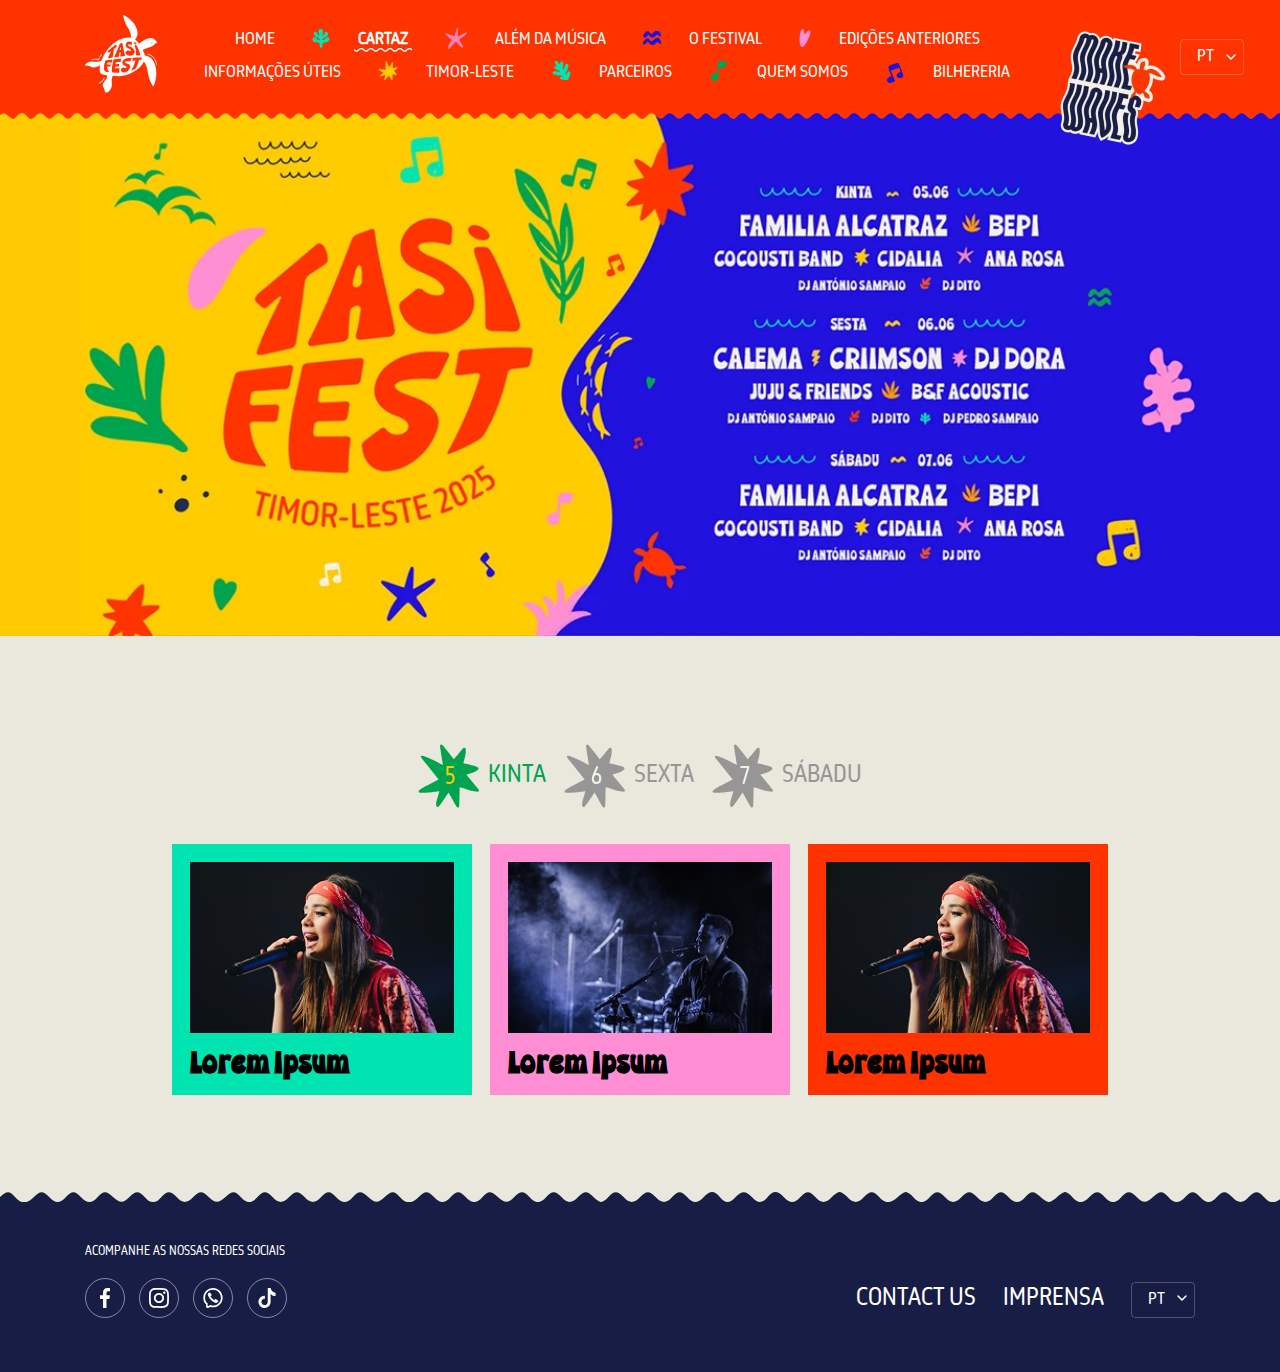
<file: cartaz.html>
<!DOCTYPE html>
<html lang="en">
<head>
    <meta charset="UTF-8">
    <meta name="viewport" content="width=device-width, initial-scale=1.0">
    <link rel="stylesheet" href="style.css">
    <title>Cartaz - Tasi Fest - Timor-Leste 2025</title>
</head>
<body>
    <header class="site-head pos-relative bg-orange-100" role="banner">
        <div id="menu" class="wrapper pb-xs pos-relative">
            <div class="flex justify-content:space-between align-items:center">
                <div class="flex align-items:center pos-relative">
                    <a href="index.html">
                        <svg class="logo" width="72" height="79" viewBox="0 0 72 79" xmlns="http://www.w3.org/2000/svg">
                            <path d="M62.34 34.0044C59.9051 34.5901 58.9701 35.1346 57.7989 36.0901C57.9633 36.3778 58.1277 36.6723 58.292 36.9736C59.1756 38.5353 59.6688 40.0764 59.8537 41.5765C63.2236 41.8641 65.8538 43.4977 67.8367 46.2409C69.2031 48.1416 70.0148 50.2786 70.5285 52.5389C71.8436 58.2616 71.5662 63.9021 69.6038 69.4501C69.2853 70.3645 68.8744 71.2378 68.5045 72.1317C68.4634 72.2447 68.4018 72.3577 68.3401 72.4707C68.3127 72.4844 68.2819 72.4947 68.2477 72.5015C67.662 71.5563 67.0456 70.6316 66.5011 69.6659C64.6312 66.3576 63.4907 62.7925 62.9051 59.0424C62.6277 57.2445 62.2989 55.4465 61.8366 53.6896C61.2613 51.4704 60.316 49.4053 58.8982 47.6074C56.2475 53.7102 48.9837 58.5082 42.9528 60.4089C41.1754 60.974 39.3158 61.4055 37.4767 61.7548C36.2438 61.9808 34.9904 62.176 33.7266 62.1452C31.7746 62.0938 29.8225 62.0117 27.8704 61.8678C27.3053 63.0596 26.5142 65.248 26.73 67.6727C27.0587 71.2995 27.069 73.7447 24.7265 76.4365C22.3738 79.118 20.1545 78.9023 19.8977 78.0187C19.6511 77.1351 19.8258 74.8029 18.0894 72.5221C16.3531 70.2309 21.2847 65.0939 21.7573 64.2206C22.1066 63.5836 21.9525 62.0219 21.8292 61.2103C20.0107 60.9534 17.8326 60.9329 16.2607 59.8541C14.6579 58.7548 14.5757 55.6417 14.7093 53.8951C14.7812 53.0424 14.9045 52.1691 15.0689 51.306C14.7606 51.4601 14.4421 51.6143 14.1442 51.7684C11.4113 53.2067 8.35986 54.3266 5.46256 52.6211C2.95568 51.1416 -0.167648 51.9122 0.00701187 51.1006C0.181672 50.2992 1.71251 49.282 1.71251 49.282C3.9009 47.5046 5.73997 47.2889 8.99686 47.7512C11.3394 48.0902 14.5962 47.4738 16.2298 47.1039C17.1545 44.5046 18.3771 41.9771 19.6717 39.7374C21.6237 36.3778 24.0279 33.2441 26.956 30.6859C31.867 26.3913 39.6445 22.7132 45.9117 23.792C45.9391 23.5659 45.9563 23.3399 45.9631 23.1139C46.035 21.2748 45.6241 19.5077 44.9871 17.7919C44.4117 16.261 43.6001 14.8638 42.7576 13.4768C41.874 12.0281 40.9904 10.5897 40.3123 9.02807C39.4082 6.95269 38.7712 4.79513 38.4322 2.55538C38.35 2.01085 38.2883 1.45605 38.2062 0.8396C38.8329 1.14782 39.3979 1.40468 39.9528 1.69235C43.3843 3.50059 46.2611 5.96638 48.5625 9.07944C49.7953 10.7336 50.8433 12.5007 51.5933 14.422C52.4461 16.6001 52.8159 18.8398 52.3331 21.1721C51.9837 22.8159 51.2132 24.2337 50.0728 25.4358C50.946 26.0214 51.7474 26.7715 52.4563 27.6859C52.929 28.292 53.3502 28.8674 53.7509 29.4324C54.4803 29.2681 55.0454 28.9496 55.6105 28.4461C56.9153 27.2646 60.2647 25.2817 62.9051 24.4906C65.5456 23.7098 66.4394 23.8742 67.7134 24.3468C69.0593 24.8296 71.9361 27.7064 71.9977 28.405C72.0696 29.2783 70.4258 29.3092 70.4258 29.3092C69.1415 31.8982 65.4634 33.2544 62.34 34.0044ZM34.6308 30.2133C33.0383 34.4257 31.3944 38.6586 29.3396 42.6655C29.1547 43.0251 29.3807 43.3128 29.8019 43.2511C31.0246 43.0765 32.2574 42.9018 33.4801 42.7477C33.8705 42.6963 34.2198 42.3573 34.2301 42.0285C34.2506 41.0216 34.3328 40.0148 34.415 39.0079C34.4458 38.6997 34.7438 38.3915 35.0931 38.3298C35.1136 38.323 35.1376 38.3196 35.165 38.3196C35.5143 38.2579 35.7712 38.4737 35.7301 38.7819C35.6068 39.8401 35.4219 40.8881 35.1547 41.9155C35.0623 42.2545 35.3191 42.5217 35.7198 42.4806C36.8979 42.3573 38.076 42.234 39.2541 42.1107C39.6548 42.0696 40.0041 41.6586 39.9322 41.299C39.1616 37.2408 37.9493 33.275 37.4459 29.1756C37.415 28.9496 37.2301 28.8365 37.0041 28.9187C36.2643 29.1653 35.8945 29.3092 35.1753 29.6174C34.9493 29.7099 34.7232 29.9667 34.6308 30.2133ZM66.3572 29.2064C66.4702 29.4427 66.8093 29.5044 67.1278 29.3503C67.4463 29.2064 67.6209 28.8982 67.5079 28.6619C67.4052 28.4359 67.0559 28.3639 66.7374 28.5181C66.4086 28.6722 66.2442 28.9804 66.3572 29.2064ZM51.4598 31.3229C51.1824 31.0763 50.7303 31.066 50.3707 31.0866C50.2269 31.0866 50.0625 31.0866 49.9186 31.1277C49.744 31.179 49.6515 31.3023 49.6412 31.477C49.631 31.6619 49.6823 31.8469 49.7234 32.0318C49.8364 32.4941 50.0625 32.9462 50.196 33.3777C50.3707 33.9942 50.5454 34.6106 50.6995 35.2271C51.0385 36.6038 51.0488 39.275 51.0385 40.7031C51.0282 41.3915 51.7988 41.4326 52.3125 41.4429C52.8159 41.4429 53.3296 41.4532 53.8433 41.4634C54.2029 41.4737 54.6242 41.5559 54.9427 41.371C55.5797 40.9908 55.1379 40.0764 54.9838 39.5319C54.6447 38.3298 54.1618 37.1586 53.6892 36.0079C53.1139 34.5592 52.5283 33.1003 51.768 31.7441C51.6755 31.5797 51.5933 31.4462 51.4598 31.3229ZM50.0111 30.1311C50.3913 30.2544 51.0488 30.3571 51.3878 30.0694C51.5419 29.9256 51.583 29.7715 51.5317 29.6071C51.4187 29.1756 50.7817 28.7338 50.494 28.6105C50.1036 28.4461 49.5282 28.2715 49.1584 28.5694C48.4289 29.155 49.4769 29.9359 50.0111 30.1311ZM45.2336 37.0456C44.4734 37.0661 43.8055 36.799 43.3535 36.388C43.1069 36.1517 42.7062 36.1517 42.4494 36.3777C41.8809 36.8435 41.3124 37.3093 40.7439 37.775C40.5281 37.9497 40.4254 38.2168 40.4665 38.4634C40.9082 40.7237 42.9733 41.9052 45.172 41.7511C47.6378 41.5867 50.2269 39.799 49.5282 37.0353C49.0659 35.1654 47.3501 33.7579 45.7371 32.864C44.9254 32.4222 43.0042 31.9599 42.7987 31.1277C42.6754 30.6448 43.7439 30.501 44.3809 30.501C45.0179 30.501 45.7474 30.6242 46.3022 30.7886C46.6001 30.8811 46.857 30.7373 46.8775 30.4496C46.9289 29.8023 46.9494 29.4838 46.9597 28.8571C46.97 28.5489 46.7028 28.1687 46.4049 28.0454C45.7884 27.7886 45.2542 27.6448 44.6686 27.5934C42.5932 27.4393 40.6514 29.0523 40.6103 31.1482C40.5487 34.4154 44.6788 33.8709 45.9117 36.0695C46.1789 36.7065 45.7371 37.025 45.2336 37.0456ZM23.2984 38.2168C23.4423 38.3401 23.5964 38.4737 23.7608 38.5661C24.0998 38.7511 24.3464 38.3709 24.593 38.1654C24.956 37.8504 25.3224 37.5387 25.6923 37.2305C25.7334 37.1894 25.7848 37.1689 25.8464 37.1689C26.0005 37.1586 25.98 37.2921 25.9286 37.3949C24.8909 39.573 23.7299 41.7306 22.9902 44.0114C22.8977 44.2785 23.2368 44.4224 23.6991 44.3196C24.8498 44.0628 26.0005 43.8162 27.1512 43.5491C27.6238 43.4463 27.7677 43.0765 27.8396 42.6244C28.0862 40.9737 28.3362 39.3196 28.5896 37.662C28.7129 36.8606 28.7232 36.0079 28.9184 35.2271C29.1238 34.4257 30.0896 34.1585 30.7266 33.6346C31.1684 33.275 31.6924 33.2133 31.6718 32.5661C31.6615 32.1756 31.5896 31.7852 31.4355 31.4256C31.3841 31.3126 31.3122 31.179 31.2198 31.0558C31.0965 30.8708 30.9013 30.6859 30.665 30.6653C30.4184 30.6448 30.2437 30.84 30.0793 30.9941C29.8122 31.2201 29.5417 31.4462 29.2677 31.6722C29.2677 31.7647 28.7642 32.1037 28.6821 32.1756C28.4697 32.3537 28.2574 32.5318 28.0451 32.7099C27.6546 33.0387 27.2608 33.3709 26.8635 33.7065C26.0142 34.4188 25.1683 35.138 24.3258 35.864C23.843 36.2853 22.9799 36.8093 22.7539 37.436C22.6717 37.6517 23.1443 38.0832 23.2984 38.2168ZM27.0074 48.0902C27.1375 47.3847 27.2779 46.6758 27.4286 45.9635C27.48 45.7375 27.295 45.5731 27.0279 45.6039C24.9731 45.8402 22.9388 46.1279 20.884 46.3745C20.6272 46.395 20.3703 46.5697 20.3087 46.7649C19.4148 49.8266 18.0175 54.3883 19.6717 56.9773C19.7539 57.1006 20.0621 57.2958 20.2984 57.3883C21.4696 57.7376 22.5998 57.8917 23.8121 58.0253C24.0998 58.0561 24.1717 57.9123 24.0073 57.7171C22.908 56.402 22.3018 54.7068 22.1169 52.9396C22.0964 52.7239 22.3429 52.5389 22.6306 52.5389C23.4217 52.5287 24.2128 52.5492 25.0142 52.5492C25.2813 52.5492 25.5176 52.4054 25.5485 52.1896C25.6101 51.6451 25.6409 51.3677 25.7231 50.8231C25.7539 50.5971 25.569 50.4225 25.2916 50.4327C24.3772 50.4636 23.4628 50.4738 22.5587 50.5252C22.3018 50.5355 22.1066 50.3916 22.1374 50.1862C22.1683 49.8677 22.2094 49.5389 22.2607 49.2101C22.3018 48.9944 22.5587 48.7991 22.8258 48.7786C24.0279 48.6759 25.23 48.6245 26.4218 48.5423C26.6992 48.5217 26.956 48.3265 27.0074 48.0902ZM35.7198 47.4943C35.85 46.7135 35.9767 45.9327 36.1 45.1518C36.1411 44.895 35.9459 44.7101 35.6582 44.7306C33.4801 44.9155 31.3122 45.1313 29.1341 45.3676C28.8567 45.3984 28.5999 45.6142 28.5588 45.8505C27.8396 49.5903 26.2882 54.2958 27.1307 58.1178C27.1718 58.2924 27.4389 58.4568 27.6957 58.4774C29.73 58.652 31.7643 58.7548 33.8088 58.8164C34.0554 58.8267 34.2506 58.6726 34.2403 58.4774C34.2095 57.2342 34.3225 56.0218 34.4767 54.789C34.5075 54.5424 34.3123 54.3369 34.0451 54.3472C32.8191 54.3609 31.5896 54.3677 30.3567 54.3677C30.0896 54.3677 29.8841 54.1725 29.9149 53.9259C29.956 53.515 29.9766 53.3095 30.028 52.9191C30.0588 52.693 30.3054 52.5081 30.5828 52.4978C31.5622 52.4773 32.5417 52.4567 33.5212 52.4362C33.7986 52.4259 34.0554 52.2513 34.0965 52.0047C34.1992 51.3985 34.2506 51.1005 34.3534 50.4944C34.3945 50.2478 34.2095 50.0526 33.9219 50.0731C32.9287 50.1142 31.9355 50.1588 30.9424 50.2067C30.6547 50.217 30.4595 50.032 30.5006 49.7957C30.5725 49.354 30.6136 49.1279 30.6855 48.6861C30.7266 48.4498 30.9937 48.2341 31.2711 48.2135C32.5554 48.1313 33.8397 48.0491 35.1239 47.9772C35.4116 47.9567 35.6684 47.7409 35.7198 47.4943ZM39.9219 48.1416C39.9733 47.5765 41.3809 47.3813 42.0487 47.33C42.9117 47.2683 43.7953 47.2272 44.6686 47.33C44.9357 47.3505 45.2336 47.1861 45.3672 46.9395C45.7713 46.1519 46.1652 45.3573 46.5487 44.5559C46.6617 44.2991 46.5179 44.0525 46.2302 44.0217C45.3158 43.9395 44.4014 43.8881 43.5076 43.96C41.0932 44.1553 38.0315 45.3162 37.4767 48.1211C37.1787 49.6314 37.9596 50.6896 39.1925 51.4293C39.8706 51.83 41.422 52.0971 41.6069 53.0013C41.6274 53.6485 41.0418 54.0389 40.5281 54.1006C39.6856 54.2136 39.0897 53.9054 38.8021 53.4328C38.689 53.2478 38.4219 53.2376 38.1856 53.4019C37.4767 53.9259 36.7781 54.4499 36.0897 55.0047C35.9561 55.1177 35.8637 55.2924 35.8739 55.4568C36.0075 57.4705 37.2712 58.9397 39.5315 58.5596C42.1925 58.0972 44.4425 55.8266 45.1823 53.2992C45.7063 51.5012 44.2782 50.4019 42.8192 49.7444C42.0589 49.4053 39.85 48.8402 39.9219 48.1416ZM56.8126 43.8059C56.8331 43.621 56.679 43.4669 56.4735 43.4566C53.7612 43.3128 50.9974 43.5491 48.2953 43.7135C48.0077 43.734 47.7611 43.9498 47.72 44.1963C47.6172 44.9464 47.4837 45.7066 47.3398 46.4566C47.2885 46.7032 47.4734 46.8779 47.7611 46.8368C48.494 46.7615 49.2269 46.6793 49.9597 46.5902C50.2371 46.5594 50.4221 46.7341 50.3604 46.9601C49.446 50.1759 47.9974 53.3403 46.4152 56.2582C46.3022 56.4636 46.4152 56.5561 46.672 56.4636C47.8638 55.9808 49.0453 55.467 50.1549 54.7992C50.3604 54.6657 50.6584 54.4191 50.7611 54.2547C52.22 51.9739 53.1653 49.2204 53.7817 46.5183C53.8331 46.3128 54.0694 46.1073 54.3057 46.0765C55.0454 45.984 55.3845 45.9429 56.042 45.871C56.2475 45.8505 56.453 45.6758 56.5043 45.5012C56.679 44.8231 56.7407 44.484 56.8126 43.8059ZM35.9048 35.299C35.9048 35.6175 35.6274 35.9462 35.2883 36.0182C34.9493 36.0901 34.7027 35.8846 34.7541 35.5661C34.8054 35.2065 34.8773 34.8777 34.939 34.5901C35.0828 33.9428 35.278 33.3983 35.5349 33.3263C35.7917 33.2544 35.8739 33.7373 35.8945 34.3537C35.8945 34.6311 35.9048 34.9496 35.9048 35.299Z" />
                            <path d="M6.72491 45.9199C6.91669 45.8788 7.1119 45.8411 7.31054 45.8069C7.39958 45.7932 7.48862 45.7795 7.57766 45.7658C7.63931 45.7521 7.69753 45.7418 7.75232 45.735C7.77287 45.735 7.78999 45.7315 7.80369 45.7247C7.82424 45.7247 7.94753 45.7041 7.85506 45.7247C8.31397 45.663 8.77289 45.6185 9.2318 45.5911C10.2181 45.5295 11.2147 45.5295 12.201 45.6322C12.338 45.6459 12.4716 45.6596 12.6017 45.6733C12.7147 45.6939 12.5298 45.663 12.6325 45.6836C12.6668 45.6904 12.701 45.6939 12.7353 45.6939C12.8038 45.7076 12.8723 45.7213 12.9407 45.735C13.2147 45.7761 13.4853 45.8274 13.7524 45.8891C13.9373 45.9404 14.1428 45.8377 14.1839 45.6425C14.2798 45.2726 14.3962 44.9096 14.5332 44.5534C14.5675 44.4712 14.5983 44.3891 14.6257 44.3069C14.636 44.2966 14.6873 44.1733 14.6565 44.2452C14.6771 44.1904 14.6976 44.1391 14.7182 44.0911C14.8004 43.9199 14.8826 43.7486 14.9647 43.5774C15.136 43.2418 15.3278 42.9164 15.5401 42.6014C15.6428 42.4438 15.7524 42.2863 15.8689 42.1288C15.8894 42.0945 15.9134 42.0603 15.9408 42.026C15.9511 42.0157 15.9922 41.9644 15.9613 41.9952C15.9305 42.0363 16.0024 41.9541 15.9922 41.9541C16.0538 41.8788 16.1154 41.8034 16.1771 41.7281C16.4511 41.3993 16.7456 41.0911 17.0607 40.8034C17.1942 40.6698 17.1942 40.4233 17.0607 40.2897C16.9066 40.1561 16.7011 40.1561 16.5572 40.2897C15.386 41.3787 14.4921 42.7247 13.9065 44.2041C13.7421 44.6151 13.6051 45.0329 13.4956 45.4576C13.6462 45.3685 13.7935 45.2829 13.9373 45.2007C12.9407 44.9644 11.9133 44.8617 10.8962 44.8411C9.92016 44.8206 8.94412 44.8719 7.97835 44.9952C7.49547 45.0466 7.01259 45.1288 6.52971 45.2315C6.34477 45.2726 6.22148 45.4884 6.28313 45.6733C6.34477 45.8583 6.5297 45.961 6.72491 45.9199Z" />
                            <path d="M62.9289 40.9091C62.9974 40.916 63.0625 40.9228 63.1241 40.9297C63.1584 40.9297 63.1926 40.9331 63.2269 40.9399C63.3296 40.9502 63.1447 40.9297 63.2577 40.9399C63.3947 40.9605 63.5317 40.9845 63.6687 41.0119C63.9221 41.0666 64.1755 41.1317 64.429 41.2071C64.6755 41.2824 64.9187 41.368 65.1584 41.4639C65.2612 41.505 65.0968 41.4331 65.1892 41.4845C65.2166 41.4913 65.2475 41.5016 65.2817 41.5153C65.3296 41.5427 65.3776 41.5667 65.4255 41.5872C65.5557 41.6488 65.6824 41.7105 65.8057 41.7721C66.0317 41.8954 66.2509 42.029 66.4632 42.1728C66.5728 42.2413 66.679 42.3167 66.7817 42.3989C66.8297 42.4263 66.8742 42.4571 66.9153 42.4913C66.8536 42.4502 66.9358 42.5119 66.9461 42.5119C66.9804 42.5393 67.0146 42.5667 67.0488 42.5941C67.405 42.8954 67.7372 43.2208 68.0454 43.5701C68.1139 43.6523 68.1824 43.7379 68.2509 43.827C68.2852 43.8681 68.3194 43.9091 68.3537 43.9502C68.3639 43.9605 68.4256 44.0324 68.3639 43.9708C68.3913 43.9982 68.4153 44.0256 68.4359 44.053C68.5728 44.2379 68.703 44.4229 68.8263 44.6078C69.0934 44.9982 69.34 45.3989 69.566 45.8099C69.792 46.2208 70.0044 46.6421 70.203 47.0736C70.2509 47.1763 70.2989 47.2825 70.3468 47.3921C70.3674 47.4469 70.3914 47.4982 70.4188 47.5462C70.4393 47.6078 70.4188 47.5565 70.4085 47.5462C70.429 47.5804 70.4462 47.6147 70.4599 47.6489C70.542 47.8544 70.6208 48.0599 70.6962 48.2654C70.8503 48.6866 70.9941 49.1181 71.0968 49.5599C71.1516 49.7517 71.1927 49.9435 71.2201 50.1353C71.227 50.1764 71.2338 50.2175 71.2407 50.2586C71.251 50.3305 71.2304 50.2791 71.2407 50.2483C71.2407 50.2586 71.251 50.2996 71.251 50.3202C71.2578 50.4024 71.2647 50.4846 71.2715 50.5668C71.2818 50.7517 71.4256 50.9366 71.6311 50.9264C71.816 50.9161 72.001 50.7723 71.9907 50.5668C71.9496 49.8168 71.7338 49.077 71.4975 48.3784C71.179 47.464 70.7886 46.5804 70.3366 45.7379C69.8845 44.8749 69.3605 44.053 68.7441 43.2927C68.0968 42.5016 67.3263 41.8338 66.4427 41.3201C65.3742 40.6831 64.1721 40.3029 62.9289 40.1899C62.744 40.1796 62.5693 40.3646 62.5693 40.5495C62.5796 40.755 62.7337 40.8886 62.9289 40.9091Z" />
                            <path d="M14.0191 69.5343C15.0157 69.1542 15.9403 68.6096 16.7623 67.9315C17.5636 67.2637 18.2623 66.4623 18.8068 65.5788C19.1253 65.0651 19.3822 64.5205 19.5979 63.9657C19.6698 63.7911 19.526 63.5651 19.3513 63.524C19.1459 63.4726 18.9815 63.5856 18.9095 63.7705C18.889 63.8253 18.8684 63.8801 18.8479 63.9349C18.8342 63.9623 18.8205 63.9897 18.8068 64.0171C18.8479 63.9452 18.8068 64.0377 18.7965 64.0479C18.7486 64.1644 18.6972 64.2808 18.6424 64.3973C18.5328 64.6233 18.413 64.8425 18.2828 65.0548C18.1527 65.274 18.0157 65.4863 17.8719 65.6918C17.8034 65.7877 17.7349 65.8836 17.6664 65.9795C17.7177 65.9075 17.6561 65.9897 17.6458 66C17.6253 66.0206 17.6047 66.0445 17.5842 66.0719C17.5431 66.1267 17.502 66.1815 17.4609 66.2363C17.139 66.6062 16.7931 66.9521 16.4232 67.274C16.3342 67.3562 16.2451 67.435 16.1561 67.5103C16.1287 67.5309 16.1047 67.548 16.0842 67.5617C16.0739 67.572 15.9917 67.6336 16.0636 67.5822C16.0088 67.6233 15.9506 67.6644 15.889 67.7055C15.6903 67.8562 15.4848 67.9966 15.2725 68.1268C15.0328 68.2706 14.7896 68.4076 14.5431 68.5377C14.4129 68.5994 14.2862 68.6576 14.1629 68.7124C14.1355 68.7261 14.1081 68.7364 14.0807 68.7432C14.1526 68.7124 14.0396 68.7638 14.0191 68.7638C13.9574 68.7911 13.8924 68.8185 13.8239 68.8459C13.6492 68.9076 13.5156 69.0925 13.5773 69.2877C13.6287 69.4521 13.8341 69.6062 14.0191 69.5343Z" />
                        </svg>
                    </a>
                    <nav id="primary-nav">
                        <ul class="cluster cluster:center gap:2xs nav-list ff-october" role="list">
                            <li><a href="index.html">Home</a></li>
                            <li class="icon icon-seaweed-1 current_page_item"><a href="cartaz.html">Cartaz</a></li>
                            <li class="icon icon-ocean-star"><a href="alem-da-musica.html">Além da Música</a></li>
                            <li class="icon icon-wave"><a href="o-festival.html">O Festival</a></li>
                            <li class="icon icon-heart"><a href="edicoes-anteriores.html">Edições Anteriores</a></li>
                            <li><a href="informacoes-uteis.html">Informações úteis</a></li>
                            <li class="icon icon-splash"><a href="timor-leste.html">Timor-Leste</a></li>
                            <li class="icon icon-seaweed-2"><a href="parceiros.html">Parceiros</a></li>
                            <li class="icon icon-musical-note-1"><a href="quem-somos.html">Quem somos</a></li>
                            <li class="icon icon-musical-note-2"><a href="bilheteria.html">Bilhereria</a></li>
                        </ul>
                    </nav>
                    <img src="assets/img/sticker-make-waves.webp" alt="Make Waves" class="sticker-make-waves pos-absolute" >   
                </div>   
                <div class="header-lang pos-absolute">    
                    <div class="select pos-relative">
                        <select name="language" class="lang ff-october"> 
                            <option value="PT">PT</option>
                            <option value="EN">EN</option>
                            <option value="TET">TET</option>
                        </select>
                    </div>
                </div>
                <h1 class="title-mobile flex flex:column align-items:center pos-relative ff-october text-uppercase text-step-2">Cartaz</h1>
                <button id="btn-mobile" class="bar stack justify-content:center pos-relative">
                    <span class="top"></span>
                    <span class="middle"></span>
                    <span class="bottom"></span>
                </button>  
            </div>
            <nav id="mobile-nav">
                <div class="mobile-lang flex justify-content:flex-end gap:3xs text-uppercase">
                    <a href="#">PT</a>
                    <a href="#">EN</a>
                    <a href="#">TET</a>
                </div>
                <ul class="flex flex:column gap:l nav-list ff-october color-light text-uppercase" role="list">
                    <li class="current_page_item"><a href="index.html">Home</a></li>
                    <li><a href="cartaz.html">Cartaz</a></li>
                    <li><a href="alem-da-musica.html">Além da Música</a></li>
                    <li><a href="o-festival.html">O Festival</a></li>
                    <li><a href="edicoes-anteriores.html">Edições Anteriores</a></li>
                    <li><a href="informacoes-uteis.html">Informações úteis</a></li>
                    <li><a href="timor-leste.html">Timor-Leste</a></li>
                    <li><a href="parceiros.html">Parceiros</a></li>
                    <li><a href="quem-somos.html">Quem somos</a></li>
                    <li><a href="bilheteria.html">Bilhereria</a></li>
                </ul>
            </nav>            
        </div>   
    </header>
    <main>
        <section class="poster">
            <div class="wrapper">
                <img class="mobile-cartaz" src="assets/img/tasi-festival-cartaz-mobile.webp" alt="">
                <img src="assets/img/tasi-festival-cartaz.webp" alt="">
            </div>
        </section>
        <section class="bg-off-white pb-3xl">
            <div class="wrapper">
                <div class="tabs-container stack stack:l">
                    <div class="center">
                        <ul class="flex tabs-header text-uppercase ff-october" aria-labelledby="tabs-title" role="list">
                            <li>
                                <a id="tab-1" class="flex gap:2xs justify-content:center align-items:center" href="#kinta">
                                    <span class="tab-title-day flex">5</span>
                                    <span class="tab-title-text">Kinta</span>    
                                </a>
                            </li>
                            <li>
                                <a id="tab-2" class="flex gap:2xs justify-content:center align-items:center" href="#sexta">
                                    <span class="tab-title-day flex">6</span>
                                    <span class="tab-title-text">Sexta</span></a>
                            </li>
                            <li>
                                <a id="tab-3" class="flex gap:2xs justify-content:center align-items:center" href="#sabadu">
                                    <span class="tab-title-day flex">7</span>
                                    <span class="tab-title-text">Sábadu</span>
                                </a>
                            </li>
                        </ul>
                    </div>
                    <div class="tabs-panel">
                        <div id="kinta" class="stack stack:s tab-panel" aria-labelledby="tab-1">
                            <div class="flex tab-grid tab-grid-1-1 gap:s">
                                <div class="tab-card tab-card-left bg-green-50">
                                    <div class="tab-cover stack stack:s">
                                        <img src="assets/img/card-img-1.png" alt="">
                                        <h2>Lorem Ipsum</h2>
                                    </div>
                                    <div class="tab-content">
                                        <div class="stack stack:m">
                                            <div>Data</div>
                                            <h2>Lorem Ipsum</h2>
                                            <p>"At vero eos et accusamus et iusto odio dignissimos ducimus qui blanditiis praesentium voluptatum deleniti atque corrupti quos dolores et quas molestias excepturi sint occaecati cupiditate non provident, similique sunt in culpa qui officia deserunt mollitia animi, id est laborum et dolorum fuga.
                                                Et harum quidem rerum facilis est et expedita distinctio. Nam libero tempore, cum soluta nobis est.</p>
                                            <div class="flex justify-content:space-between">
                                                <div>Ouvir no Youtube</div>
                                                <a class="btn" href="#">Comprar bilhete</a>
                                            </div>
                                        </div>
                                    </div>
                                </div>
                                <div class="tab-card tab-card-center bg-pink">
                                    <div class="tab-cover stack stack:s">
                                        <img src="assets/img/card-img-2.png" alt="">
                                        <h2>Lorem Ipsum</h2>
                                    </div>
                                    <div class="tab-content">
                                        <div class="stack stack:m">
                                            <div>Data</div>
                                            <h2>Lorem Ipsum</h2>
                                            <p>"At vero eos et accusamus et iusto odio dignissimos ducimus qui blanditiis praesentium voluptatum deleniti atque corrupti quos dolores et quas molestias excepturi sint occaecati cupiditate non provident, similique sunt in culpa qui officia deserunt mollitia animi, id est laborum et dolorum fuga.
                                                Et harum quidem rerum facilis est et expedita distinctio. Nam libero tempore, cum soluta nobis est.</p>
                                            <div class="flex justify-content:space-between">
                                                <div>Ouvir no Youtube</div>
                                                <a class="btn" href="#">Comprar bilhete</a>
                                            </div>
                                        </div>
                                    </div>
                                </div>
                                <div class="tab-card tab-card-right bg-orange-50">
                                    <div class="tab-cover stack stack:s">
                                        <img src="assets/img/card-img-1.png" alt="">
                                        <h2>Lorem Ipsum</h2>
                                    </div>
                                        <div class="tab-content">
                                            <div class="stack stack:m">
                                                <div>Data</div>
                                                <h2>Lorem Ipsum</h2>
                                                <p>"At vero eos et accusamus et iusto odio dignissimos ducimus qui blanditiis praesentium voluptatum deleniti atque corrupti quos dolores et quas molestias excepturi sint occaecati cupiditate non provident, similique sunt in culpa qui officia deserunt mollitia animi, id est laborum et dolorum fuga.
                                                    Et harum quidem rerum facilis est et expedita distinctio. Nam libero tempore, cum soluta nobis est.</p>
                                                <div class="flex justify-content:space-between">
                                                    <div>Ouvir no Youtube</div>
                                                    <a class="btn" href="#">Comprar bilhete</a>
                                                </div>
                                            </div>
                                        </div>
                                </div>                                
                            </div>                          
                        </div>
                        <div id="sexta" class="flex flex:wrap gap:m tab-panel" aria-labelledby="tab-2">
                        </div>
                        <div id="sabadu" class="flex flex:wrap gap:m tab-panel" aria-labelledby="tab-3">
                        </div>
                    </div>
                </div>
            </div>
        </section>
    </main>
    <footer class="site-footer pos-relative">
        <div class="wrapper pb-xl">
            <div class="flex flex:wrap justify-content:space-between align-items:flex-end">
                <div class="stack stack:s">
                    <h3 class="color-light text-uppercase text-step--3 ff-october fw-regular">Acompanhe as nossas redes sociais</h3>
                    <ul class="footer-social flex gap:xs" role="list">
                        <li>
                            <a class="icon-social flex flex:column justify-content:center align-items:center" href="#">
                                <svg width="10" height="20" viewBox="0 0 10 20" fill="none" xmlns="http://www.w3.org/2000/svg">
                                    <path d="M2.96616 20H6.48216L6.48216 10.875L9.42216 10.875L9.86616 7.325H6.48216V5.05C6.48216 4.025 6.75816 3.325 8.17416 3.325L9.98616 3.325V0.1375C9.67416 0.0999999 8.60616 0 7.35816 0C4.74216 0 2.96616 1.6625 2.96616 4.7L2.96616 7.325H0.0141602L0.0141602 10.875H2.96616L2.96616 20Z" fill="white"/>
                                </svg>                                                                       
                            </a>
                        </li>
                        <li>
                            <a class="icon-social flex flex:column justify-content:center align-items:center" href="#">
                                <svg width="20" height="20" viewBox="0 0 20 20" fill="none" xmlns="http://www.w3.org/2000/svg">
                                    <path fill-rule="evenodd" clip-rule="evenodd" d="M5.86963 0.122729C4.24176 0.196179 2.8308 0.594174 1.69149 1.72868C0.548193 2.86915 0.155141 4.28569 0.0815081 5.89663C0.0357363 6.90211 -0.231913 14.4983 0.544214 16.4903C1.0676 17.8343 2.09843 18.8676 3.45467 19.3927C4.08751 19.6388 4.80992 19.8055 5.86963 19.8541C14.7304 20.2551 18.015 20.0368 19.4001 16.4903C19.6459 15.8591 19.815 15.1373 19.8618 14.0802C20.2668 5.19669 19.7962 3.27113 18.2519 1.72868C17.027 0.506824 15.5861 -0.32492 5.86963 0.122729ZM5.95121 18.0675C4.98105 18.0238 4.45468 17.8622 4.10344 17.7262C3.21985 17.3828 2.55616 16.7218 2.21486 15.8434C1.62381 14.3297 1.81984 7.1405 1.87258 5.9772C1.92432 4.83772 2.15516 3.79632 2.95915 2.99235C3.95419 1.99977 5.23976 1.51332 13.9931 1.90837C15.1354 1.95998 16.1792 2.19035 16.9852 2.99235C17.9802 3.98491 18.4737 5.28038 18.0717 14.0001C18.028 14.9679 17.8658 15.493 17.7295 15.8434C16.829 18.1511 14.7573 18.4715 5.95121 18.0675ZM14.0896 4.68961C14.0896 5.34669 14.624 5.88101 15.2837 5.88101C15.9434 5.88101 16.4787 5.34669 16.4787 4.68961C16.4787 4.03253 15.9434 3.49869 15.2837 3.49869C14.624 3.49869 14.0896 4.03253 14.0896 4.68961ZM4.86265 9.98793C4.86265 12.8029 7.15024 15.0851 9.97216 15.0851C12.7941 15.0851 15.0817 12.8029 15.0817 9.98793C15.0817 7.173 12.7941 4.89224 9.97216 4.89224C7.15024 4.89224 4.86265 7.173 4.86265 9.98793ZM6.6557 9.98793C6.6557 8.1616 8.1403 6.67983 9.97216 6.67983C11.804 6.67983 13.2886 8.1616 13.2886 9.98793C13.2886 11.8153 11.804 13.2975 9.97216 13.2975C8.1403 13.2975 6.6557 11.8153 6.6557 9.98793Z" fill="white"/>
                                </svg>                                                                                               
                            </a>
                        </li>
                        <li>
                            <a class="icon-social flex flex:column justify-content:center align-items:center" href="#">
                                <svg width="20" height="20" viewBox="0 0 20 20" fill="none" xmlns="http://www.w3.org/2000/svg">
                                    <path fill-rule="evenodd" clip-rule="evenodd" d="M7.36478 18.8874C8.33058 19.2113 8.92531 19.3266 10.0002 19.3266C15.3371 19.3266 19.6635 15.0002 19.6635 9.66331C19.6635 4.32641 15.3371 0 10.0002 0C4.66333 0 0.336914 4.32641 0.336914 9.66331C0.336914 12.454 1.08059 14.4879 2.97236 16.2519L2.97236 18.2407C2.97236 19.5469 4.34685 20.3963 5.51507 19.8122L7.36478 18.8874ZM4.17057 14.9669L4.72933 15.4879L4.72933 18.2407L7.23166 16.9896L7.92345 17.2216C8.72818 17.4915 9.13431 17.5697 10.0002 17.5697C14.3668 17.5697 17.9066 14.0299 17.9066 9.66331C17.9066 5.29676 14.3668 1.75697 10.0002 1.75697C5.63367 1.75697 2.09388 5.29676 2.09388 9.66331C2.09388 12.0643 2.7008 13.5965 4.17057 14.9669ZM6.69276 4.40166C5.87392 4.28193 4.84214 5.36094 4.74176 6.15485C4.74088 6.16177 4.73995 6.16872 4.73901 6.17575C4.72633 6.27064 4.71173 6.37996 4.80003 6.63966C6.48642 12.536 11.7366 14.5713 13.0348 14.8834C13.7781 15.0622 14.8021 14.1826 15.1561 13.5155C15.3571 13.1368 15.289 12.7785 14.9989 12.536C14.4181 12.028 13.79 11.5767 13.1232 11.1884C12.6767 10.946 12.223 11.0928 12.039 11.3384C11.9907 11.3994 11.9407 11.4716 11.8887 11.5467C11.6684 11.8646 11.4112 12.2358 11.0805 12.0447C10.0004 11.4204 7.80415 9.22415 7.61916 8.59463C7.52405 8.2709 7.93033 7.94837 8.24306 7.70012C8.27241 7.67681 8.30095 7.65416 8.32816 7.63223C8.56324 7.44092 8.72691 6.98755 8.47487 6.54008C8.42467 6.45305 8.369 6.35098 8.30815 6.23944C7.93781 5.56054 7.37589 4.53041 6.69145 4.40035L6.69276 4.40166Z" fill="white"/>
                                </svg>                                    
                            </a>
                        </li>
                        <li>
                            <a class="icon-social flex flex:column justify-content:center align-items:center" href="#">
                                <svg width="18" height="20" viewBox="0 0 18 20" fill="none" xmlns="http://www.w3.org/2000/svg">
                                    <path d="M3.42005 13.9229C3.41991 14.3302 3.5 14.7335 3.65576 15.1098C3.81153 15.4862 4.0399 15.8281 4.32785 16.1162C4.6158 16.4042 4.95767 16.6327 5.33395 16.7886C5.71022 16.9445 6.11353 17.0248 6.52082 17.0248C7.35181 17.0372 8.15457 16.7235 8.7569 16.1508C9.35922 15.5782 9.71312 14.7923 9.74268 13.9618L9.77823 0L12.6424 0C12.7724 1.24419 13.3358 2.40305 14.2338 3.27391C15.1319 4.14476 16.3075 4.67218 17.5551 4.76391V8.09132C17.3918 8.10688 17.2274 8.11576 17.063 8.11576C16.1766 8.11638 15.3041 7.89607 14.5243 7.47475C13.7446 7.05343 13.0821 6.44439 12.5968 5.7027L12.5968 13.924C12.5968 15.1257 12.2405 16.3005 11.5728 17.2996C10.9052 18.2988 9.95624 19.0776 8.846 19.5375C7.73576 19.9974 6.51408 20.1177 5.33545 19.8832C4.15682 19.6488 3.07419 19.0701 2.22444 18.2204C1.3747 17.3706 0.796019 16.288 0.561575 15.1094C0.327132 13.9307 0.447457 12.7091 0.907334 11.5988C1.36721 10.4886 2.14599 9.53964 3.14518 8.87201C4.14437 8.20437 5.3191 7.84802 6.52082 7.84802C6.64747 7.84802 6.7719 7.85913 6.89633 7.8669V10.8666C6.772 10.8467 6.64662 10.8341 6.52082 10.8288C5.6996 10.8288 4.91191 11.1546 4.3306 11.7346C3.74928 12.3147 3.42182 13.1017 3.42005 13.9229Z" fill="white"/>
                                </svg>                                    
                            </a>
                        </li>
                    </ul>
                </div>
                <div class="flex gap:m justify-content:center align-items:center ff-october fw-regular text-uppercase color-light">
                    <ul class="footer-nav flex gap:m text-step-2" role="list">
                        <li><a href="contact-us.html">Contact Us</a></li>
                        <li><a href="imprensa.html">Imprensa</a></li>
                    </ul>
                    <div class="select pos-relative">
                        <select name="language" class="lang ff-october"> 
                            <option value="PT">PT</option>
                            <option value="EN">EN</option>
                            <option value="TET">TET</option>
                        </select>
                    </div>
                </div>
            </div>
        </div>
    </footer>
    <script src="assets/js/tabs.js"></script>
    <script>
        const CARDS = document.querySelectorAll('.tab-card'); 
        
        CARDS.forEach(card => {
            card.addEventListener('click', function(event) {
                CARDS.forEach(otherCard => {
                    if (otherCard !== this) {
                        otherCard.classList.remove('active');
                    }
                });
            this.classList.toggle('active');
            });
        });
    </script>
    <script>
        const btnMobile = document.getElementById("btn-mobile");
        const menu = document.getElementById("menu");

        btnMobile.addEventListener("click", function() {
            menu.classList.toggle("active");
        });
   </script>
</body>
</html>
</file>
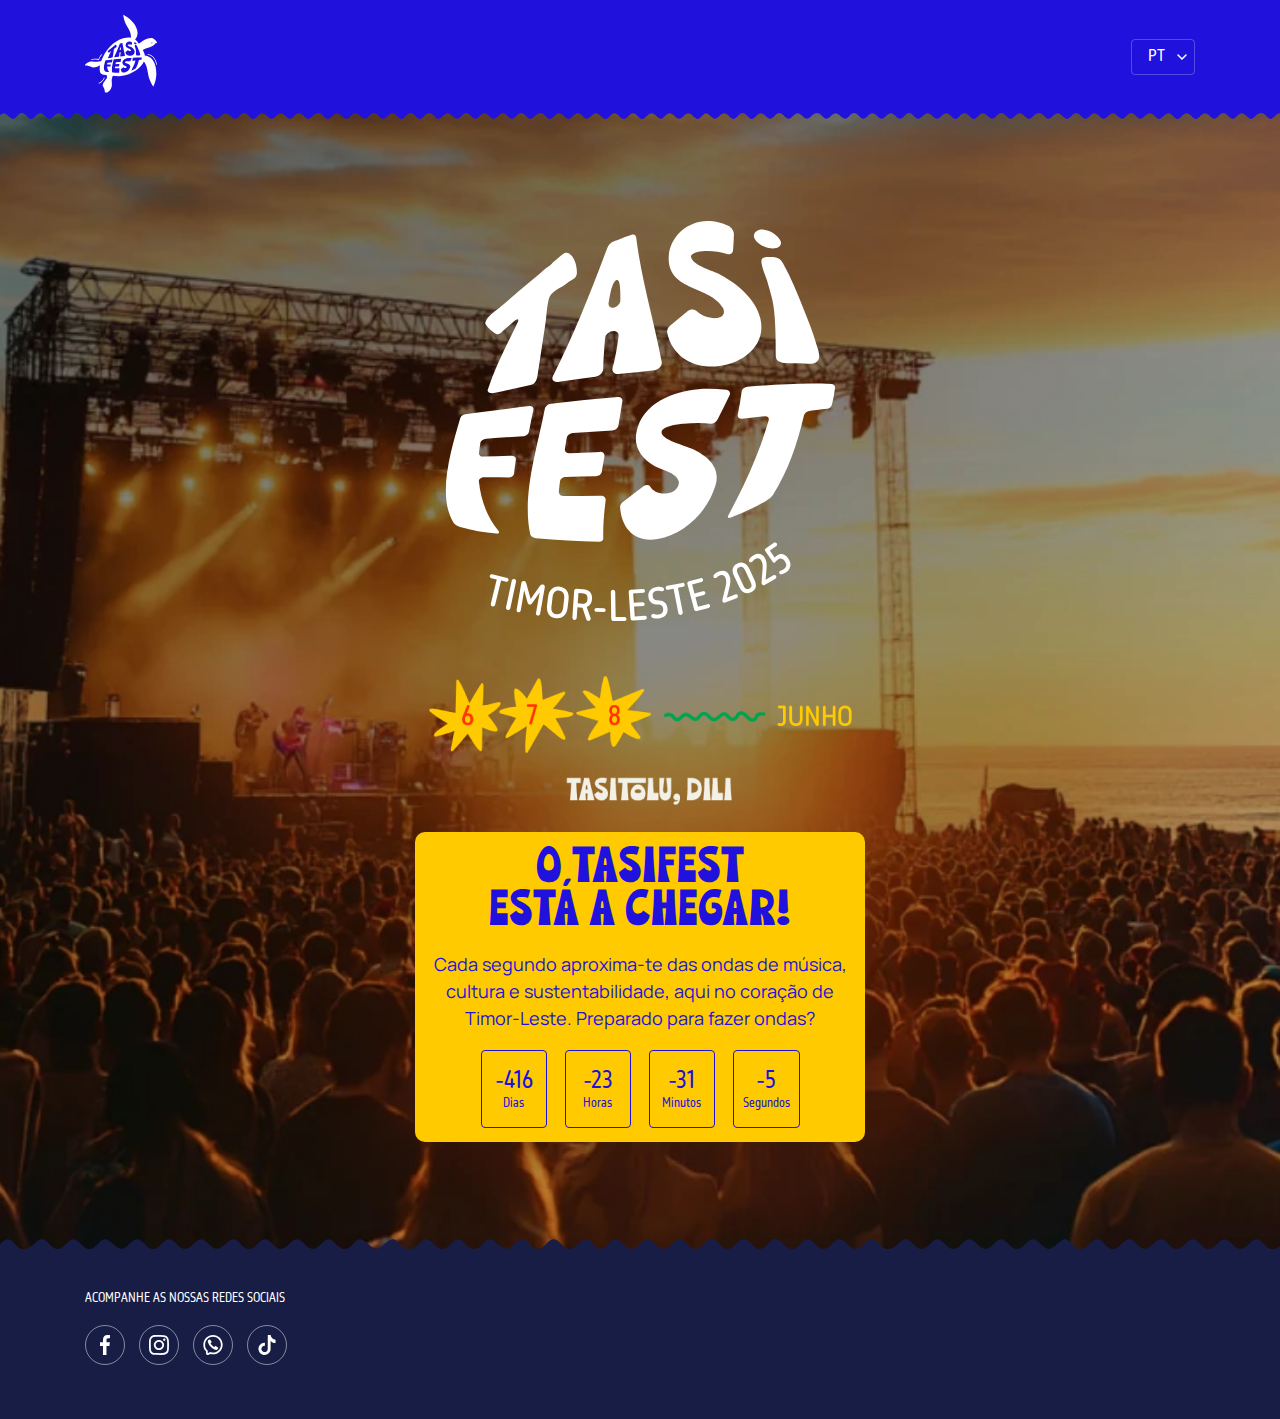
<file: coming-soon.html>
<!DOCTYPE html>
<html lang="en">
<head>
    <meta charset="UTF-8">
    <meta name="viewport" content="width=device-width, initial-scale=1.0">
    <link rel="stylesheet" href="style.css">
    <title>Tasi Fest - Timor-Lest 2025</title>
</head>
<body class="front-page">
    <header class="site-head pos-relative bg-blue-50" role="banner">
        <div id="menu" class="wrapper pb-xs pos-relative">
            <div class="flex justify-content:space-between align-items:center">
                <div class="flex align-items:center pos-relative">
                    <a href="index.html">
                        <svg class="logo" width="72" height="79" viewBox="0 0 72 79" xmlns="http://www.w3.org/2000/svg">
                            <path d="M62.34 34.0044C59.9051 34.5901 58.9701 35.1346 57.7989 36.0901C57.9633 36.3778 58.1277 36.6723 58.292 36.9736C59.1756 38.5353 59.6688 40.0764 59.8537 41.5765C63.2236 41.8641 65.8538 43.4977 67.8367 46.2409C69.2031 48.1416 70.0148 50.2786 70.5285 52.5389C71.8436 58.2616 71.5662 63.9021 69.6038 69.4501C69.2853 70.3645 68.8744 71.2378 68.5045 72.1317C68.4634 72.2447 68.4018 72.3577 68.3401 72.4707C68.3127 72.4844 68.2819 72.4947 68.2477 72.5015C67.662 71.5563 67.0456 70.6316 66.5011 69.6659C64.6312 66.3576 63.4907 62.7925 62.9051 59.0424C62.6277 57.2445 62.2989 55.4465 61.8366 53.6896C61.2613 51.4704 60.316 49.4053 58.8982 47.6074C56.2475 53.7102 48.9837 58.5082 42.9528 60.4089C41.1754 60.974 39.3158 61.4055 37.4767 61.7548C36.2438 61.9808 34.9904 62.176 33.7266 62.1452C31.7746 62.0938 29.8225 62.0117 27.8704 61.8678C27.3053 63.0596 26.5142 65.248 26.73 67.6727C27.0587 71.2995 27.069 73.7447 24.7265 76.4365C22.3738 79.118 20.1545 78.9023 19.8977 78.0187C19.6511 77.1351 19.8258 74.8029 18.0894 72.5221C16.3531 70.2309 21.2847 65.0939 21.7573 64.2206C22.1066 63.5836 21.9525 62.0219 21.8292 61.2103C20.0107 60.9534 17.8326 60.9329 16.2607 59.8541C14.6579 58.7548 14.5757 55.6417 14.7093 53.8951C14.7812 53.0424 14.9045 52.1691 15.0689 51.306C14.7606 51.4601 14.4421 51.6143 14.1442 51.7684C11.4113 53.2067 8.35986 54.3266 5.46256 52.6211C2.95568 51.1416 -0.167648 51.9122 0.00701187 51.1006C0.181672 50.2992 1.71251 49.282 1.71251 49.282C3.9009 47.5046 5.73997 47.2889 8.99686 47.7512C11.3394 48.0902 14.5962 47.4738 16.2298 47.1039C17.1545 44.5046 18.3771 41.9771 19.6717 39.7374C21.6237 36.3778 24.0279 33.2441 26.956 30.6859C31.867 26.3913 39.6445 22.7132 45.9117 23.792C45.9391 23.5659 45.9563 23.3399 45.9631 23.1139C46.035 21.2748 45.6241 19.5077 44.9871 17.7919C44.4117 16.261 43.6001 14.8638 42.7576 13.4768C41.874 12.0281 40.9904 10.5897 40.3123 9.02807C39.4082 6.95269 38.7712 4.79513 38.4322 2.55538C38.35 2.01085 38.2883 1.45605 38.2062 0.8396C38.8329 1.14782 39.3979 1.40468 39.9528 1.69235C43.3843 3.50059 46.2611 5.96638 48.5625 9.07944C49.7953 10.7336 50.8433 12.5007 51.5933 14.422C52.4461 16.6001 52.8159 18.8398 52.3331 21.1721C51.9837 22.8159 51.2132 24.2337 50.0728 25.4358C50.946 26.0214 51.7474 26.7715 52.4563 27.6859C52.929 28.292 53.3502 28.8674 53.7509 29.4324C54.4803 29.2681 55.0454 28.9496 55.6105 28.4461C56.9153 27.2646 60.2647 25.2817 62.9051 24.4906C65.5456 23.7098 66.4394 23.8742 67.7134 24.3468C69.0593 24.8296 71.9361 27.7064 71.9977 28.405C72.0696 29.2783 70.4258 29.3092 70.4258 29.3092C69.1415 31.8982 65.4634 33.2544 62.34 34.0044ZM34.6308 30.2133C33.0383 34.4257 31.3944 38.6586 29.3396 42.6655C29.1547 43.0251 29.3807 43.3128 29.8019 43.2511C31.0246 43.0765 32.2574 42.9018 33.4801 42.7477C33.8705 42.6963 34.2198 42.3573 34.2301 42.0285C34.2506 41.0216 34.3328 40.0148 34.415 39.0079C34.4458 38.6997 34.7438 38.3915 35.0931 38.3298C35.1136 38.323 35.1376 38.3196 35.165 38.3196C35.5143 38.2579 35.7712 38.4737 35.7301 38.7819C35.6068 39.8401 35.4219 40.8881 35.1547 41.9155C35.0623 42.2545 35.3191 42.5217 35.7198 42.4806C36.8979 42.3573 38.076 42.234 39.2541 42.1107C39.6548 42.0696 40.0041 41.6586 39.9322 41.299C39.1616 37.2408 37.9493 33.275 37.4459 29.1756C37.415 28.9496 37.2301 28.8365 37.0041 28.9187C36.2643 29.1653 35.8945 29.3092 35.1753 29.6174C34.9493 29.7099 34.7232 29.9667 34.6308 30.2133ZM66.3572 29.2064C66.4702 29.4427 66.8093 29.5044 67.1278 29.3503C67.4463 29.2064 67.6209 28.8982 67.5079 28.6619C67.4052 28.4359 67.0559 28.3639 66.7374 28.5181C66.4086 28.6722 66.2442 28.9804 66.3572 29.2064ZM51.4598 31.3229C51.1824 31.0763 50.7303 31.066 50.3707 31.0866C50.2269 31.0866 50.0625 31.0866 49.9186 31.1277C49.744 31.179 49.6515 31.3023 49.6412 31.477C49.631 31.6619 49.6823 31.8469 49.7234 32.0318C49.8364 32.4941 50.0625 32.9462 50.196 33.3777C50.3707 33.9942 50.5454 34.6106 50.6995 35.2271C51.0385 36.6038 51.0488 39.275 51.0385 40.7031C51.0282 41.3915 51.7988 41.4326 52.3125 41.4429C52.8159 41.4429 53.3296 41.4532 53.8433 41.4634C54.2029 41.4737 54.6242 41.5559 54.9427 41.371C55.5797 40.9908 55.1379 40.0764 54.9838 39.5319C54.6447 38.3298 54.1618 37.1586 53.6892 36.0079C53.1139 34.5592 52.5283 33.1003 51.768 31.7441C51.6755 31.5797 51.5933 31.4462 51.4598 31.3229ZM50.0111 30.1311C50.3913 30.2544 51.0488 30.3571 51.3878 30.0694C51.5419 29.9256 51.583 29.7715 51.5317 29.6071C51.4187 29.1756 50.7817 28.7338 50.494 28.6105C50.1036 28.4461 49.5282 28.2715 49.1584 28.5694C48.4289 29.155 49.4769 29.9359 50.0111 30.1311ZM45.2336 37.0456C44.4734 37.0661 43.8055 36.799 43.3535 36.388C43.1069 36.1517 42.7062 36.1517 42.4494 36.3777C41.8809 36.8435 41.3124 37.3093 40.7439 37.775C40.5281 37.9497 40.4254 38.2168 40.4665 38.4634C40.9082 40.7237 42.9733 41.9052 45.172 41.7511C47.6378 41.5867 50.2269 39.799 49.5282 37.0353C49.0659 35.1654 47.3501 33.7579 45.7371 32.864C44.9254 32.4222 43.0042 31.9599 42.7987 31.1277C42.6754 30.6448 43.7439 30.501 44.3809 30.501C45.0179 30.501 45.7474 30.6242 46.3022 30.7886C46.6001 30.8811 46.857 30.7373 46.8775 30.4496C46.9289 29.8023 46.9494 29.4838 46.9597 28.8571C46.97 28.5489 46.7028 28.1687 46.4049 28.0454C45.7884 27.7886 45.2542 27.6448 44.6686 27.5934C42.5932 27.4393 40.6514 29.0523 40.6103 31.1482C40.5487 34.4154 44.6788 33.8709 45.9117 36.0695C46.1789 36.7065 45.7371 37.025 45.2336 37.0456ZM23.2984 38.2168C23.4423 38.3401 23.5964 38.4737 23.7608 38.5661C24.0998 38.7511 24.3464 38.3709 24.593 38.1654C24.956 37.8504 25.3224 37.5387 25.6923 37.2305C25.7334 37.1894 25.7848 37.1689 25.8464 37.1689C26.0005 37.1586 25.98 37.2921 25.9286 37.3949C24.8909 39.573 23.7299 41.7306 22.9902 44.0114C22.8977 44.2785 23.2368 44.4224 23.6991 44.3196C24.8498 44.0628 26.0005 43.8162 27.1512 43.5491C27.6238 43.4463 27.7677 43.0765 27.8396 42.6244C28.0862 40.9737 28.3362 39.3196 28.5896 37.662C28.7129 36.8606 28.7232 36.0079 28.9184 35.2271C29.1238 34.4257 30.0896 34.1585 30.7266 33.6346C31.1684 33.275 31.6924 33.2133 31.6718 32.5661C31.6615 32.1756 31.5896 31.7852 31.4355 31.4256C31.3841 31.3126 31.3122 31.179 31.2198 31.0558C31.0965 30.8708 30.9013 30.6859 30.665 30.6653C30.4184 30.6448 30.2437 30.84 30.0793 30.9941C29.8122 31.2201 29.5417 31.4462 29.2677 31.6722C29.2677 31.7647 28.7642 32.1037 28.6821 32.1756C28.4697 32.3537 28.2574 32.5318 28.0451 32.7099C27.6546 33.0387 27.2608 33.3709 26.8635 33.7065C26.0142 34.4188 25.1683 35.138 24.3258 35.864C23.843 36.2853 22.9799 36.8093 22.7539 37.436C22.6717 37.6517 23.1443 38.0832 23.2984 38.2168ZM27.0074 48.0902C27.1375 47.3847 27.2779 46.6758 27.4286 45.9635C27.48 45.7375 27.295 45.5731 27.0279 45.6039C24.9731 45.8402 22.9388 46.1279 20.884 46.3745C20.6272 46.395 20.3703 46.5697 20.3087 46.7649C19.4148 49.8266 18.0175 54.3883 19.6717 56.9773C19.7539 57.1006 20.0621 57.2958 20.2984 57.3883C21.4696 57.7376 22.5998 57.8917 23.8121 58.0253C24.0998 58.0561 24.1717 57.9123 24.0073 57.7171C22.908 56.402 22.3018 54.7068 22.1169 52.9396C22.0964 52.7239 22.3429 52.5389 22.6306 52.5389C23.4217 52.5287 24.2128 52.5492 25.0142 52.5492C25.2813 52.5492 25.5176 52.4054 25.5485 52.1896C25.6101 51.6451 25.6409 51.3677 25.7231 50.8231C25.7539 50.5971 25.569 50.4225 25.2916 50.4327C24.3772 50.4636 23.4628 50.4738 22.5587 50.5252C22.3018 50.5355 22.1066 50.3916 22.1374 50.1862C22.1683 49.8677 22.2094 49.5389 22.2607 49.2101C22.3018 48.9944 22.5587 48.7991 22.8258 48.7786C24.0279 48.6759 25.23 48.6245 26.4218 48.5423C26.6992 48.5217 26.956 48.3265 27.0074 48.0902ZM35.7198 47.4943C35.85 46.7135 35.9767 45.9327 36.1 45.1518C36.1411 44.895 35.9459 44.7101 35.6582 44.7306C33.4801 44.9155 31.3122 45.1313 29.1341 45.3676C28.8567 45.3984 28.5999 45.6142 28.5588 45.8505C27.8396 49.5903 26.2882 54.2958 27.1307 58.1178C27.1718 58.2924 27.4389 58.4568 27.6957 58.4774C29.73 58.652 31.7643 58.7548 33.8088 58.8164C34.0554 58.8267 34.2506 58.6726 34.2403 58.4774C34.2095 57.2342 34.3225 56.0218 34.4767 54.789C34.5075 54.5424 34.3123 54.3369 34.0451 54.3472C32.8191 54.3609 31.5896 54.3677 30.3567 54.3677C30.0896 54.3677 29.8841 54.1725 29.9149 53.9259C29.956 53.515 29.9766 53.3095 30.028 52.9191C30.0588 52.693 30.3054 52.5081 30.5828 52.4978C31.5622 52.4773 32.5417 52.4567 33.5212 52.4362C33.7986 52.4259 34.0554 52.2513 34.0965 52.0047C34.1992 51.3985 34.2506 51.1005 34.3534 50.4944C34.3945 50.2478 34.2095 50.0526 33.9219 50.0731C32.9287 50.1142 31.9355 50.1588 30.9424 50.2067C30.6547 50.217 30.4595 50.032 30.5006 49.7957C30.5725 49.354 30.6136 49.1279 30.6855 48.6861C30.7266 48.4498 30.9937 48.2341 31.2711 48.2135C32.5554 48.1313 33.8397 48.0491 35.1239 47.9772C35.4116 47.9567 35.6684 47.7409 35.7198 47.4943ZM39.9219 48.1416C39.9733 47.5765 41.3809 47.3813 42.0487 47.33C42.9117 47.2683 43.7953 47.2272 44.6686 47.33C44.9357 47.3505 45.2336 47.1861 45.3672 46.9395C45.7713 46.1519 46.1652 45.3573 46.5487 44.5559C46.6617 44.2991 46.5179 44.0525 46.2302 44.0217C45.3158 43.9395 44.4014 43.8881 43.5076 43.96C41.0932 44.1553 38.0315 45.3162 37.4767 48.1211C37.1787 49.6314 37.9596 50.6896 39.1925 51.4293C39.8706 51.83 41.422 52.0971 41.6069 53.0013C41.6274 53.6485 41.0418 54.0389 40.5281 54.1006C39.6856 54.2136 39.0897 53.9054 38.8021 53.4328C38.689 53.2478 38.4219 53.2376 38.1856 53.4019C37.4767 53.9259 36.7781 54.4499 36.0897 55.0047C35.9561 55.1177 35.8637 55.2924 35.8739 55.4568C36.0075 57.4705 37.2712 58.9397 39.5315 58.5596C42.1925 58.0972 44.4425 55.8266 45.1823 53.2992C45.7063 51.5012 44.2782 50.4019 42.8192 49.7444C42.0589 49.4053 39.85 48.8402 39.9219 48.1416ZM56.8126 43.8059C56.8331 43.621 56.679 43.4669 56.4735 43.4566C53.7612 43.3128 50.9974 43.5491 48.2953 43.7135C48.0077 43.734 47.7611 43.9498 47.72 44.1963C47.6172 44.9464 47.4837 45.7066 47.3398 46.4566C47.2885 46.7032 47.4734 46.8779 47.7611 46.8368C48.494 46.7615 49.2269 46.6793 49.9597 46.5902C50.2371 46.5594 50.4221 46.7341 50.3604 46.9601C49.446 50.1759 47.9974 53.3403 46.4152 56.2582C46.3022 56.4636 46.4152 56.5561 46.672 56.4636C47.8638 55.9808 49.0453 55.467 50.1549 54.7992C50.3604 54.6657 50.6584 54.4191 50.7611 54.2547C52.22 51.9739 53.1653 49.2204 53.7817 46.5183C53.8331 46.3128 54.0694 46.1073 54.3057 46.0765C55.0454 45.984 55.3845 45.9429 56.042 45.871C56.2475 45.8505 56.453 45.6758 56.5043 45.5012C56.679 44.8231 56.7407 44.484 56.8126 43.8059ZM35.9048 35.299C35.9048 35.6175 35.6274 35.9462 35.2883 36.0182C34.9493 36.0901 34.7027 35.8846 34.7541 35.5661C34.8054 35.2065 34.8773 34.8777 34.939 34.5901C35.0828 33.9428 35.278 33.3983 35.5349 33.3263C35.7917 33.2544 35.8739 33.7373 35.8945 34.3537C35.8945 34.6311 35.9048 34.9496 35.9048 35.299Z" />
                            <path d="M6.72491 45.9199C6.91669 45.8788 7.1119 45.8411 7.31054 45.8069C7.39958 45.7932 7.48862 45.7795 7.57766 45.7658C7.63931 45.7521 7.69753 45.7418 7.75232 45.735C7.77287 45.735 7.78999 45.7315 7.80369 45.7247C7.82424 45.7247 7.94753 45.7041 7.85506 45.7247C8.31397 45.663 8.77289 45.6185 9.2318 45.5911C10.2181 45.5295 11.2147 45.5295 12.201 45.6322C12.338 45.6459 12.4716 45.6596 12.6017 45.6733C12.7147 45.6939 12.5298 45.663 12.6325 45.6836C12.6668 45.6904 12.701 45.6939 12.7353 45.6939C12.8038 45.7076 12.8723 45.7213 12.9407 45.735C13.2147 45.7761 13.4853 45.8274 13.7524 45.8891C13.9373 45.9404 14.1428 45.8377 14.1839 45.6425C14.2798 45.2726 14.3962 44.9096 14.5332 44.5534C14.5675 44.4712 14.5983 44.3891 14.6257 44.3069C14.636 44.2966 14.6873 44.1733 14.6565 44.2452C14.6771 44.1904 14.6976 44.1391 14.7182 44.0911C14.8004 43.9199 14.8826 43.7486 14.9647 43.5774C15.136 43.2418 15.3278 42.9164 15.5401 42.6014C15.6428 42.4438 15.7524 42.2863 15.8689 42.1288C15.8894 42.0945 15.9134 42.0603 15.9408 42.026C15.9511 42.0157 15.9922 41.9644 15.9613 41.9952C15.9305 42.0363 16.0024 41.9541 15.9922 41.9541C16.0538 41.8788 16.1154 41.8034 16.1771 41.7281C16.4511 41.3993 16.7456 41.0911 17.0607 40.8034C17.1942 40.6698 17.1942 40.4233 17.0607 40.2897C16.9066 40.1561 16.7011 40.1561 16.5572 40.2897C15.386 41.3787 14.4921 42.7247 13.9065 44.2041C13.7421 44.6151 13.6051 45.0329 13.4956 45.4576C13.6462 45.3685 13.7935 45.2829 13.9373 45.2007C12.9407 44.9644 11.9133 44.8617 10.8962 44.8411C9.92016 44.8206 8.94412 44.8719 7.97835 44.9952C7.49547 45.0466 7.01259 45.1288 6.52971 45.2315C6.34477 45.2726 6.22148 45.4884 6.28313 45.6733C6.34477 45.8583 6.5297 45.961 6.72491 45.9199Z" />
                            <path d="M62.9289 40.9091C62.9974 40.916 63.0625 40.9228 63.1241 40.9297C63.1584 40.9297 63.1926 40.9331 63.2269 40.9399C63.3296 40.9502 63.1447 40.9297 63.2577 40.9399C63.3947 40.9605 63.5317 40.9845 63.6687 41.0119C63.9221 41.0666 64.1755 41.1317 64.429 41.2071C64.6755 41.2824 64.9187 41.368 65.1584 41.4639C65.2612 41.505 65.0968 41.4331 65.1892 41.4845C65.2166 41.4913 65.2475 41.5016 65.2817 41.5153C65.3296 41.5427 65.3776 41.5667 65.4255 41.5872C65.5557 41.6488 65.6824 41.7105 65.8057 41.7721C66.0317 41.8954 66.2509 42.029 66.4632 42.1728C66.5728 42.2413 66.679 42.3167 66.7817 42.3989C66.8297 42.4263 66.8742 42.4571 66.9153 42.4913C66.8536 42.4502 66.9358 42.5119 66.9461 42.5119C66.9804 42.5393 67.0146 42.5667 67.0488 42.5941C67.405 42.8954 67.7372 43.2208 68.0454 43.5701C68.1139 43.6523 68.1824 43.7379 68.2509 43.827C68.2852 43.8681 68.3194 43.9091 68.3537 43.9502C68.3639 43.9605 68.4256 44.0324 68.3639 43.9708C68.3913 43.9982 68.4153 44.0256 68.4359 44.053C68.5728 44.2379 68.703 44.4229 68.8263 44.6078C69.0934 44.9982 69.34 45.3989 69.566 45.8099C69.792 46.2208 70.0044 46.6421 70.203 47.0736C70.2509 47.1763 70.2989 47.2825 70.3468 47.3921C70.3674 47.4469 70.3914 47.4982 70.4188 47.5462C70.4393 47.6078 70.4188 47.5565 70.4085 47.5462C70.429 47.5804 70.4462 47.6147 70.4599 47.6489C70.542 47.8544 70.6208 48.0599 70.6962 48.2654C70.8503 48.6866 70.9941 49.1181 71.0968 49.5599C71.1516 49.7517 71.1927 49.9435 71.2201 50.1353C71.227 50.1764 71.2338 50.2175 71.2407 50.2586C71.251 50.3305 71.2304 50.2791 71.2407 50.2483C71.2407 50.2586 71.251 50.2996 71.251 50.3202C71.2578 50.4024 71.2647 50.4846 71.2715 50.5668C71.2818 50.7517 71.4256 50.9366 71.6311 50.9264C71.816 50.9161 72.001 50.7723 71.9907 50.5668C71.9496 49.8168 71.7338 49.077 71.4975 48.3784C71.179 47.464 70.7886 46.5804 70.3366 45.7379C69.8845 44.8749 69.3605 44.053 68.7441 43.2927C68.0968 42.5016 67.3263 41.8338 66.4427 41.3201C65.3742 40.6831 64.1721 40.3029 62.9289 40.1899C62.744 40.1796 62.5693 40.3646 62.5693 40.5495C62.5796 40.755 62.7337 40.8886 62.9289 40.9091Z" />
                            <path d="M14.0191 69.5343C15.0157 69.1542 15.9403 68.6096 16.7623 67.9315C17.5636 67.2637 18.2623 66.4623 18.8068 65.5788C19.1253 65.0651 19.3822 64.5205 19.5979 63.9657C19.6698 63.7911 19.526 63.5651 19.3513 63.524C19.1459 63.4726 18.9815 63.5856 18.9095 63.7705C18.889 63.8253 18.8684 63.8801 18.8479 63.9349C18.8342 63.9623 18.8205 63.9897 18.8068 64.0171C18.8479 63.9452 18.8068 64.0377 18.7965 64.0479C18.7486 64.1644 18.6972 64.2808 18.6424 64.3973C18.5328 64.6233 18.413 64.8425 18.2828 65.0548C18.1527 65.274 18.0157 65.4863 17.8719 65.6918C17.8034 65.7877 17.7349 65.8836 17.6664 65.9795C17.7177 65.9075 17.6561 65.9897 17.6458 66C17.6253 66.0206 17.6047 66.0445 17.5842 66.0719C17.5431 66.1267 17.502 66.1815 17.4609 66.2363C17.139 66.6062 16.7931 66.9521 16.4232 67.274C16.3342 67.3562 16.2451 67.435 16.1561 67.5103C16.1287 67.5309 16.1047 67.548 16.0842 67.5617C16.0739 67.572 15.9917 67.6336 16.0636 67.5822C16.0088 67.6233 15.9506 67.6644 15.889 67.7055C15.6903 67.8562 15.4848 67.9966 15.2725 68.1268C15.0328 68.2706 14.7896 68.4076 14.5431 68.5377C14.4129 68.5994 14.2862 68.6576 14.1629 68.7124C14.1355 68.7261 14.1081 68.7364 14.0807 68.7432C14.1526 68.7124 14.0396 68.7638 14.0191 68.7638C13.9574 68.7911 13.8924 68.8185 13.8239 68.8459C13.6492 68.9076 13.5156 69.0925 13.5773 69.2877C13.6287 69.4521 13.8341 69.6062 14.0191 69.5343Z" />
                        </svg>
                    </a>
                </div>   
                <div class="header-lang-coming-soon">    
                    <div class="select pos-relative">
                        <select name="language" class="lang ff-october"> 
                            <option value="PT">PT</option>
                            <option value="EN">EN</option>
                            <option value="TET">TET</option>
                        </select>
                    </div>
                </div>
            </div>            
        </div>  
    </header>
    <main>
        <section class="cover pb-3xl pos-relative">
            <div class="center">
                <svg width="391" height="321" viewBox="0 0 391 321" fill="none" xmlns="http://www.w3.org/2000/svg">
                    <path fill-rule="evenodd" clip-rule="evenodd" d="M209.775 149.135C197.65 150.429 185.539 151.71 173.44 152.978C169.359 153.414 166.704 150.68 167.616 147.114C170.389 136.613 172.291 125.836 173.599 115.058C173.995 111.809 171.34 109.59 167.814 110.224C167.55 110.277 167.272 110.316 166.982 110.343C163.455 110.977 160.364 114.147 160.087 117.277C159.255 127.619 158.383 138 158.146 148.302C158.066 151.71 154.5 155.157 150.459 155.672C137.898 157.257 125.297 159.04 112.737 160.903C108.418 161.537 106.12 158.565 107.982 154.88C129.101 113.751 145.981 70.2041 162.266 26.9745C163.257 24.399 165.555 21.8631 167.853 20.8725C175.263 17.7422 179.027 16.2761 186.635 13.661C189.012 12.8685 190.875 13.978 191.152 16.3158C196.343 58.4358 208.824 99.169 216.709 140.774C217.423 144.538 213.896 148.738 209.775 149.135ZM169.042 86.6083C172.489 85.8158 175.342 82.4478 175.342 79.2383C175.342 75.5929 175.303 72.3041 175.223 69.5701C175.025 63.1906 174.154 58.2773 171.578 58.9905C168.963 59.7038 166.902 65.2907 165.436 71.9871C164.802 74.8797 164.129 78.2477 163.574 81.9723C163.059 85.2611 165.595 87.4008 169.042 86.6083Z" fill="white"/>
                    <path d="M246.11 36.3653C248.289 44.924 268.022 49.6393 276.303 54.196C292.906 63.3491 310.459 77.8117 315.253 97.0689C322.346 125.479 295.759 143.785 270.518 145.489C247.972 147.034 226.734 134.91 222.217 111.69C221.741 109.233 222.811 106.46 224.99 104.677C230.855 99.8954 236.693 95.0877 242.504 90.2536C245.238 87.995 249.319 87.995 251.855 90.3725C256.452 94.6122 263.346 97.3859 271.152 97.1085C276.343 96.9104 280.86 93.6612 278.086 87.0837C265.446 64.617 223.009 70.1644 223.683 36.6427C224.119 15.127 244.05 -1.515 265.288 0.109571C271.311 0.585056 276.779 2.09076 283.119 4.70593C286.249 6.01351 288.943 9.89664 288.904 13.0665C288.745 19.5252 288.587 22.7744 288.032 29.4708C287.834 32.4029 285.179 33.9086 282.049 32.9577C276.422 31.2142 268.933 29.9463 262.395 29.9463C255.818 29.9463 244.882 31.452 246.11 36.3653Z" fill="white"/>
                    <path d="M370.766 141.566C377.304 137.683 372.827 128.332 371.242 122.705C367.755 110.382 362.723 98.3368 358.007 86.4497C352.064 71.6701 346.001 56.6527 338.235 42.7447C337.284 41.0805 336.452 39.6144 335.105 38.4257C332.212 35.8502 327.537 35.7709 323.891 35.9294C322.346 35.9691 320.682 35.9691 319.216 36.4049C317.472 36.8804 316.521 38.1484 316.403 39.9314C316.284 41.8334 316.838 43.8146 317.274 45.6373C318.423 50.3525 320.722 55.0281 322.029 59.5056C323.931 65.8057 325.675 72.1059 327.259 78.4457C330.707 92.631 330.786 120.011 330.707 134.672C330.667 141.764 338.513 142.161 343.783 142.28C349.013 142.28 354.243 142.438 359.474 142.517C363.198 142.597 367.517 143.468 370.766 141.566Z" fill="white"/>
                    <path d="M78.0654 215.227C65.7424 216.019 53.4194 216.614 41.0964 217.684C38.3227 217.882 35.668 219.902 35.351 222.121C34.7962 225.45 34.3604 228.778 34.0038 232.067C33.766 234.167 35.668 235.712 38.3227 235.593C47.674 235.118 57.0648 234.92 66.416 234.642C69.2293 234.563 71.2105 236.346 70.8539 238.684C70.0218 244.271 69.6651 247.084 69.0312 252.632C68.7538 254.93 66.3367 256.396 63.5631 256.396C55.4006 256.356 47.2381 256.119 39.0756 256.237C36.1038 256.237 33.6471 258.139 33.8849 260.358C35.7472 278.546 41.8889 295.94 53.1817 309.452C54.8855 311.473 54.2119 312.939 51.2401 312.582C38.7982 311.196 27.1489 309.65 15.1429 306.005C12.7258 305.093 9.51628 303.152 8.72381 301.884C-8.27478 275.217 6.10864 228.382 15.3014 197C15.8957 195.019 18.5505 193.196 21.2053 192.958C42.2455 190.383 63.2065 187.451 84.2467 185.073C87.0203 184.756 88.8827 186.381 88.4072 188.758C86.8222 196.009 85.3561 203.3 83.9693 210.631C83.5334 212.968 80.8787 215.029 78.0654 215.227Z" fill="white"/>
                    <path d="M177.402 180.358C176.134 188.402 174.826 196.445 173.44 204.449C172.964 207.025 170.23 209.244 167.338 209.402C154.143 210.155 140.988 210.987 127.833 211.899C124.94 212.057 122.246 214.236 121.81 216.733C121.017 221.25 120.621 223.548 119.908 228.065C119.472 230.522 121.493 232.424 124.385 232.305C134.582 231.829 144.792 231.354 155.015 230.878C157.907 230.759 159.888 232.741 159.452 235.277C158.383 241.497 157.868 244.588 156.798 250.73C156.401 253.266 153.747 255.088 150.894 255.168C140.856 255.432 130.804 255.67 120.74 255.881C117.927 255.92 115.351 257.783 115.074 260.121C114.519 264.162 114.281 266.302 113.846 270.542C113.608 272.998 115.668 275.019 118.442 275.019C131.042 275.019 143.643 274.94 156.243 274.781C159.056 274.742 160.998 276.802 160.641 279.378C159.135 291.978 157.947 304.499 158.264 317.258C158.343 319.279 156.401 320.785 153.866 320.705C132.905 320.111 111.983 319.001 91.0619 317.258C88.4071 317.02 85.7127 315.356 85.2768 313.533C76.6388 274.346 92.528 226.005 99.898 187.57C100.373 185.153 103.068 182.973 105.921 182.656C128.189 180.2 150.497 177.941 172.845 176.079C175.738 175.841 177.798 177.782 177.402 180.358Z" fill="white"/>
                    <path d="M216.59 211.106C215.837 218.318 238.581 224.103 246.347 227.55C261.365 234.246 275.986 245.618 270.597 264.123C263.069 290.037 239.928 313.335 212.588 318.05C189.408 322.013 176.451 306.916 175.104 286.233C174.985 284.568 175.896 282.706 177.244 281.597C184.336 275.93 191.508 270.462 198.799 265.113C201.176 263.409 203.99 263.528 205.139 265.43C208.071 270.344 214.213 273.434 222.811 272.325C228.12 271.651 234.104 267.609 233.906 261.032C232.043 251.72 216.075 248.986 209.141 244.826C196.501 237.258 188.417 226.361 191.469 210.908C197.174 182.062 228.636 170.214 253.4 168.154C262.593 167.401 271.944 167.916 281.375 168.827C284.307 169.105 285.852 171.641 284.584 174.296C280.662 182.537 276.62 190.66 272.459 198.823C271.191 201.279 268.022 203.023 265.367 202.706C256.412 201.755 247.338 202.072 238.502 202.745C231.607 203.261 217.184 205.281 216.59 211.106Z" fill="white"/>
                    <path d="M382.098 187.807C375.362 188.56 371.836 188.956 364.307 189.907C361.851 190.185 359.394 192.285 358.918 194.385C352.539 222.201 342.871 250.452 327.893 273.91C326.823 275.534 323.812 278.149 321.632 279.457C310.3 286.351 298.175 291.582 285.892 296.535C283.237 297.565 282.088 296.574 283.277 294.395C299.483 264.558 314.342 232.027 323.732 199.021C324.406 196.604 322.504 194.86 319.612 195.177C312.109 196.049 304.594 196.908 297.066 197.753C294.173 198.07 292.192 196.326 292.707 193.83C294.292 186.103 295.639 178.337 296.669 170.531C297.026 168.035 299.641 165.856 302.534 165.658C330.31 163.875 358.641 161.537 386.496 163.042C388.676 163.122 390.221 164.667 390.023 166.569C389.23 173.543 388.597 177.03 386.813 183.964C386.378 185.826 384.238 187.57 382.098 187.807Z" fill="white"/>
                    <path d="M335.818 20.7138C334.589 16.3552 328.052 11.7985 325.159 10.5702C321.078 8.86634 315.253 7.04365 311.37 10.1343C304 16.1175 314.659 24.2007 320.206 26.1027C324.05 27.4499 330.865 28.4405 334.272 25.5083C335.937 24.0819 336.254 22.4177 335.818 20.7138Z" fill="white"/>
                    <path d="M127.318 35.6125C125.97 33.7105 124.029 31.8482 121.572 31.6501C119.076 31.4123 117.293 33.4728 115.51 34.9785C112.763 37.3031 110.015 39.6277 107.268 41.9523C107.268 42.9429 102.077 46.3901 101.206 47.1033C99.0131 48.9525 96.8338 50.8016 94.6677 52.6507C90.6657 56.0583 86.6241 59.4263 82.5825 62.834C73.8653 70.204 65.1877 77.574 56.5101 85.0233C51.5175 89.3423 42.721 94.6915 40.3436 101.15C39.5511 103.329 44.4248 107.807 45.9701 109.154C47.4362 110.462 48.9419 111.809 50.6854 112.72C54.2119 114.622 56.7478 110.739 59.2045 108.639C62.9819 105.443 66.7594 102.246 70.5369 99.0501C70.9727 98.6935 71.4878 98.4161 72.0822 98.3765C73.6671 98.2972 73.469 99.7237 72.9935 100.714C62.2555 123.062 50.3684 145.251 42.7606 168.669C41.8493 171.443 45.3362 172.869 50.1306 171.839C61.8989 169.224 73.7464 166.648 85.5146 163.954C90.3487 162.844 91.8148 159.04 92.528 154.484C95.0904 137.472 97.6791 120.473 100.294 103.488C101.523 95.2462 101.681 86.4894 103.662 78.4457C105.723 70.204 115.629 67.5096 122.246 62.1208C126.763 58.4357 132.112 57.7621 131.914 51.1846C131.835 47.1826 131.122 43.141 129.497 39.456C128.982 38.3069 128.229 36.92 127.318 35.6125Z" fill="white"/>
                </svg>
                <svg width="302" height="80" viewBox="0 0 302 80" fill="none" xmlns="http://www.w3.org/2000/svg">
                    <path d="M12.0627 38.5514L6.15872 62.8011C5.88136 63.9502 4.6134 64.7427 3.42468 64.4653C2.23597 64.188 1.56237 62.92 1.83973 61.7709L7.74367 37.4815L2.27559 36.174C1.20575 35.8966 0.532152 34.8268 0.769894 33.7965C1.04726 32.7267 2.1171 32.0531 3.18694 32.3305L18.1251 35.9758C19.1553 36.2136 19.8289 37.2834 19.5912 38.3533C19.3138 39.3835 18.244 40.0571 17.2137 39.8194L12.0627 38.5514Z" fill="white"/>
                    <path d="M21.3348 66.2088C21.0574 67.4371 19.9083 68.2296 18.68 67.9522C17.4913 67.7145 16.7384 66.4861 17.0158 65.2974L22.7216 38.7099C22.9594 37.5212 24.1084 36.7683 25.3368 37.0457C26.5255 37.2834 27.2784 38.4325 27.001 39.6609L21.3348 66.2088Z" fill="white"/>
                    <path d="M37.2635 41.3251L41.6221 56.9765L51.0526 43.7422C51.7262 42.8704 52.5583 42.1968 53.9451 42.4346C55.2527 42.6723 56.0848 43.7818 55.8471 44.9705L51.1318 71.8354C50.9337 72.9845 49.8243 73.8166 48.6752 73.6185C47.4468 73.4203 46.8129 72.2713 47.011 71.0825L48.9129 60.2256L50.696 50.4386L43.1278 61.2955C42.4542 62.2068 41.6618 62.8012 40.5127 62.6031C39.3636 62.405 38.8881 61.6521 38.5711 60.5426L35.1635 48.2989L33.5785 57.8482L31.7162 68.3881C31.5181 69.5768 30.4086 70.409 29.2595 70.2108C28.1104 70.0127 27.4368 68.8636 27.635 67.6749L32.3502 40.8893C32.5483 39.7402 33.6182 38.8685 34.9257 39.1062C36.0352 39.2647 36.8673 39.859 37.2635 41.3251Z" fill="white"/>
                    <path fill-rule="evenodd" clip-rule="evenodd" d="M59.0166 55.352C59.8883 48.0612 64.0885 43.8611 70.7849 44.6535C77.5209 45.4856 80.4531 50.4782 79.5813 57.8086L78.6304 65.6145C77.7586 72.9845 73.7566 76.9469 66.9414 76.1544C60.0865 75.3223 57.1939 70.409 58.0656 63.1578L59.0166 55.352ZM62.5035 64.1484C61.9092 68.824 63.3752 71.7166 67.4169 72.192C71.5773 72.6675 73.5982 70.2109 74.1529 65.5749L75.1831 56.818C75.7775 51.9839 74.1529 49.131 70.2698 48.6555C66.5055 48.18 64.1281 50.5575 63.5337 55.3916L62.5035 64.1484Z" fill="white"/>
                    <path fill-rule="evenodd" clip-rule="evenodd" d="M97.7689 65.0597L101.494 75.7977C101.612 76.1147 101.731 76.4713 101.731 76.8279C101.652 77.8977 100.661 79.0072 99.2746 78.928C98.2444 78.8487 97.5312 78.1355 97.2934 77.343L93.4895 65.654L88.4573 65.2974L87.7441 75.8373C87.6649 77.0656 86.6346 78.0562 85.4063 77.977C84.178 77.8977 83.2666 76.7487 83.3459 75.56L85.1686 48.9328C85.2478 47.7045 86.278 46.7931 87.5064 46.8724L93.8858 47.3082C100.939 47.7837 103.395 51.6668 103.039 57.016C102.762 60.9784 101.097 63.8709 97.7689 65.0597ZM89.4479 50.9536L88.7347 61.3746L92.6574 61.652C97.2142 61.969 98.284 59.9086 98.4821 56.9368C98.7595 52.9348 97.2142 51.5083 92.9744 51.1913L89.4479 50.9536Z" fill="white"/>
                    <path d="M107.278 69.775C106.288 69.775 105.456 68.9032 105.495 67.9126C105.535 66.8824 106.407 66.09 107.358 66.09L114.846 66.2881C115.837 66.3277 116.669 67.1598 116.63 68.1504C116.59 69.1806 115.758 70.0127 114.728 69.9731L107.278 69.775Z" fill="white"/>
                    <path d="M121.821 50.0819C121.781 48.8536 122.772 47.863 123.96 47.8234C125.189 47.7838 126.179 48.7744 126.219 50.0027L126.655 75.1242L135.531 74.9657C136.6 74.9657 137.512 75.7978 137.512 76.9072C137.551 77.9771 136.68 78.8884 135.61 78.8884L124.991 79.0865L125.03 78.8488L124.515 79.0865C123.287 79.0865 122.296 78.0959 122.257 76.9072L121.821 50.0819Z" fill="white"/>
                    <path d="M144.208 51.5083L144.842 60.7803L153.559 60.1859C154.669 60.1067 155.58 60.8595 155.659 61.9294C155.738 62.9992 154.946 63.9502 153.837 64.0294L145.119 64.6238L145.793 74.4505L155.738 73.7372C156.808 73.658 157.799 74.4505 157.878 75.5599C157.957 76.6298 157.086 77.5807 156.016 77.66L143.891 78.4921C142.663 78.5713 141.632 77.6204 141.514 76.4316L139.691 50.1215C139.612 48.8932 140.523 47.8233 141.751 47.7441L153.837 46.912C154.946 46.8327 155.897 47.6252 155.976 48.7347C156.016 49.8045 155.184 50.7555 154.114 50.8347L144.208 51.5083Z" fill="white"/>
                    <path d="M163.069 72.4296C163.386 72.1919 163.782 72.073 164.257 72.1126C165.208 72.073 166.872 72.9051 169.606 72.5485C173.054 72.1126 174.599 70.0918 174.163 66.7634C173.767 63.6332 172.142 62.8407 168.933 62.6029L167.071 62.4841C162.989 62.0878 160.057 59.9085 159.423 55.0744C158.67 49.1309 162.197 45.6044 167.784 44.8911C169.805 44.6138 172.42 44.7723 173.886 45.5647C174.52 45.961 174.995 46.4761 175.075 47.11C175.233 48.2591 174.559 49.0516 173.648 49.2101C173.252 49.329 172.816 49.2497 172.301 49.1705C171.35 48.9327 170.082 48.5761 168.339 48.8139C164.693 49.2894 163.346 51.1121 163.742 54.3216C164.138 57.4519 165.644 58.1651 168.497 58.3632L170.32 58.5217C174.718 58.8783 177.809 60.8595 178.482 66.0502C179.275 72.2315 175.669 75.7184 169.805 76.4713C167.982 76.709 165.644 76.6298 164.099 76.075C163.069 75.7184 162.316 75.0448 162.236 74.1731C162.118 73.4599 162.435 72.7466 163.069 72.4296Z" fill="white"/>
                    <path d="M188.943 45.7629L193.738 70.29C193.936 71.4391 193.143 72.6674 191.955 72.9052C190.726 73.1429 189.577 72.3108 189.339 71.1221L184.585 46.6346L179.077 47.7044C177.967 47.9026 176.937 47.1893 176.739 46.1591C176.501 45.0893 177.215 44.0194 178.324 43.8213L193.421 40.8892C194.451 40.6911 195.481 41.3647 195.719 42.4741C195.917 43.5043 195.204 44.5742 194.174 44.7723L188.943 45.7629Z" fill="white"/>
                    <path d="M203.089 42.5138L205.466 51.5083L213.906 49.2498C214.976 48.9724 216.006 49.5272 216.283 50.5574C216.561 51.5876 215.966 52.6574 214.897 52.9348L206.457 55.1934L208.993 64.7031L218.621 62.1275C219.651 61.8501 220.761 62.4445 221.038 63.5143C221.316 64.5446 220.642 65.654 219.612 65.9314L207.883 69.0617C206.694 69.3787 205.506 68.6258 205.189 67.5163L198.373 41.9987C198.056 40.8099 198.77 39.6212 199.958 39.3042L211.647 36.174C212.717 35.8966 213.787 36.4909 214.064 37.5608C214.342 38.591 213.708 39.6608 212.638 39.9382L203.089 42.5138Z" fill="white"/>
                    <path d="M240.573 33.9946C241.999 37.7589 241.286 41.7213 240.454 45.2874L237.878 55.6292L246.239 52.4197C247.269 52.0234 248.418 52.4989 248.815 53.5291C249.211 54.5593 248.696 55.7877 247.665 56.1839L236.135 60.5822C235.105 60.9784 233.956 60.5425 233.52 59.3934C233.242 58.6802 233.322 57.9274 233.599 57.0953L236.69 43.9798C237.363 41.008 237.522 38.4325 236.65 36.1343C235.461 33.0437 233.282 32.5682 230.707 33.5588C229.439 34.0343 228.606 34.7475 227.854 35.4211C227.537 35.6192 227.299 35.8569 227.021 35.9758C225.952 36.3721 224.921 35.9362 224.525 34.906C224.208 34.1135 224.486 33.4399 224.961 32.7663C226.11 31.2606 228.289 30.1115 229.993 29.4775C234.907 27.5756 238.75 29.2002 240.573 33.9946Z" fill="white"/>
                    <path fill-rule="evenodd" clip-rule="evenodd" d="M245.209 34.3116C242.515 28.6454 243.109 24.1679 248.498 21.5924C254.045 18.9772 257.73 21.4339 260.424 27.1001L265.377 37.64C268.032 43.1873 267.438 47.7044 262.009 50.28C256.462 52.8951 252.817 50.4385 250.162 44.8515L245.209 34.3116ZM254.283 43.1477C255.749 46.278 257.413 47.9818 260.306 46.6346C263.198 45.2478 263 42.91 261.494 39.7401L256.304 28.7247C254.6 25.1585 252.856 23.9302 250.202 25.1981C247.626 26.4265 247.349 28.5265 249.092 32.1719L254.283 43.1477Z" fill="white"/>
                    <path d="M275.878 15.9659C277.898 19.4528 277.819 23.4548 277.542 27.1398L276.63 37.7589L284.397 33.2815C285.348 32.7267 286.536 33.0041 287.091 33.9947C287.646 34.9457 287.329 36.2136 286.378 36.7287L275.68 42.91C274.729 43.4648 273.5 43.227 272.906 42.1572C272.51 41.4836 272.51 40.7307 272.589 39.859L273.619 26.4266C273.817 23.4152 273.54 20.8396 272.311 18.6999C270.687 15.847 268.428 15.7281 266.091 17.0753C264.862 17.7886 264.189 18.6207 263.555 19.3735C263.277 19.6509 263.079 19.8886 262.802 20.0471C261.811 20.6415 260.702 20.3641 260.147 19.4131C259.751 18.6603 259.909 17.9471 260.266 17.2338C261.177 15.53 263.119 14.0639 264.704 13.1526C269.26 10.5374 273.342 11.528 275.878 15.9659Z" fill="white"/>
                    <path d="M291.41 28.6455C292.242 28.3285 293.391 28.0511 294.659 27.1794C297.71 25.0793 298.146 22.6227 295.967 19.4132C293.589 15.9659 291.172 16.0055 288.676 17.7093C287.527 18.5018 286.853 19.3339 286.14 20.2849C285.427 21.0774 284.476 21.0774 283.842 20.0868L276.274 8.99212C275.561 8.00152 275.838 7.01092 276.749 6.37694L284.912 0.829613C285.823 0.195633 287.051 0.43337 287.685 1.34472C288.319 2.25606 288.082 3.52404 287.17 4.15802L280.83 8.51663L285.585 15.53C286.14 14.8961 286.814 14.3017 287.685 13.7073C291.925 10.8148 296.125 11.845 299.374 16.6395C302.663 21.4736 302.148 26.902 297.155 30.3097C296.165 30.9833 294.501 31.9739 292.916 32.172C291.965 32.3305 291.053 32.2513 290.499 31.3795C289.785 30.3493 290.34 29.121 291.41 28.6455Z" fill="white"/>
                </svg>
                <img class="mb-start-xl" src="assets/img/tasitolu-dili.png" alt="">
            </div>
            <div class="countdown-banner bg-yellow pb-xs pi-xs mb-start-m color-blue-50 text-center">
                <div class="stack stack:s">
                    <h2 class="text-step-6 ff-salomfu text-uppercase fw-regular">O TasiFest está a chegar!</h2>
                    <div class="text-step-0">
                        <p>Cada segundo aproxima-te das ondas de música, cultura e sustentabilidade, aqui no coração de Timor-Leste. Preparado para fazer ondas?</p>
                    </div>
                    <div class="flex gap:s timer ff-october justify-content:center">
                        <div class="stack">
                            <span class="timer-number days">00</span>
                            <span class="timer-label">Dias</span>
                        </div>
                        <div class="stack">
                            <span class="timer-number hours">00</span>
                            <span class="timer-label">Horas</span>
                        </div>
                        <div class="stack">
                            <span class="timer-number minutes">00</span>
                            <span class="timer-label">Minutos</span>
                        </div>
                        <div class="stack">
                            <span class="timer-number seconds">00</span>
                            <span class="timer-label">Segundos</span>
                        </div>
                    </div>                    
                </div>
            </div>
        </section>
    </main>
    <footer class="site-footer pos-relative">
        <div class="wrapper pb-xl">
            <div class="flex flex:wrap justify-content:space-between align-items:flex-end">
                <div class="stack stack:s">
                    <h3 class="color-light text-uppercase text-step--3 ff-october fw-regular">Acompanhe as nossas redes sociais</h3>
                    <ul class="footer-social flex gap:xs" role="list">
                        <li>
                            <a class="icon-social flex flex:column justify-content:center align-items:center" href="#">
                                <svg width="10" height="20" viewBox="0 0 10 20" fill="none" xmlns="http://www.w3.org/2000/svg">
                                    <path d="M2.96616 20H6.48216L6.48216 10.875L9.42216 10.875L9.86616 7.325H6.48216V5.05C6.48216 4.025 6.75816 3.325 8.17416 3.325L9.98616 3.325V0.1375C9.67416 0.0999999 8.60616 0 7.35816 0C4.74216 0 2.96616 1.6625 2.96616 4.7L2.96616 7.325H0.0141602L0.0141602 10.875H2.96616L2.96616 20Z" fill="white"/>
                                </svg>                                                                       
                            </a>
                        </li>
                        <li>
                            <a class="icon-social flex flex:column justify-content:center align-items:center" href="#">
                                <svg width="20" height="20" viewBox="0 0 20 20" fill="none" xmlns="http://www.w3.org/2000/svg">
                                    <path fill-rule="evenodd" clip-rule="evenodd" d="M5.86963 0.122729C4.24176 0.196179 2.8308 0.594174 1.69149 1.72868C0.548193 2.86915 0.155141 4.28569 0.0815081 5.89663C0.0357363 6.90211 -0.231913 14.4983 0.544214 16.4903C1.0676 17.8343 2.09843 18.8676 3.45467 19.3927C4.08751 19.6388 4.80992 19.8055 5.86963 19.8541C14.7304 20.2551 18.015 20.0368 19.4001 16.4903C19.6459 15.8591 19.815 15.1373 19.8618 14.0802C20.2668 5.19669 19.7962 3.27113 18.2519 1.72868C17.027 0.506824 15.5861 -0.32492 5.86963 0.122729ZM5.95121 18.0675C4.98105 18.0238 4.45468 17.8622 4.10344 17.7262C3.21985 17.3828 2.55616 16.7218 2.21486 15.8434C1.62381 14.3297 1.81984 7.1405 1.87258 5.9772C1.92432 4.83772 2.15516 3.79632 2.95915 2.99235C3.95419 1.99977 5.23976 1.51332 13.9931 1.90837C15.1354 1.95998 16.1792 2.19035 16.9852 2.99235C17.9802 3.98491 18.4737 5.28038 18.0717 14.0001C18.028 14.9679 17.8658 15.493 17.7295 15.8434C16.829 18.1511 14.7573 18.4715 5.95121 18.0675ZM14.0896 4.68961C14.0896 5.34669 14.624 5.88101 15.2837 5.88101C15.9434 5.88101 16.4787 5.34669 16.4787 4.68961C16.4787 4.03253 15.9434 3.49869 15.2837 3.49869C14.624 3.49869 14.0896 4.03253 14.0896 4.68961ZM4.86265 9.98793C4.86265 12.8029 7.15024 15.0851 9.97216 15.0851C12.7941 15.0851 15.0817 12.8029 15.0817 9.98793C15.0817 7.173 12.7941 4.89224 9.97216 4.89224C7.15024 4.89224 4.86265 7.173 4.86265 9.98793ZM6.6557 9.98793C6.6557 8.1616 8.1403 6.67983 9.97216 6.67983C11.804 6.67983 13.2886 8.1616 13.2886 9.98793C13.2886 11.8153 11.804 13.2975 9.97216 13.2975C8.1403 13.2975 6.6557 11.8153 6.6557 9.98793Z" fill="white"/>
                                </svg>                                                                                               
                            </a>
                        </li>
                        <li>
                            <a class="icon-social flex flex:column justify-content:center align-items:center" href="#">
                                <svg width="20" height="20" viewBox="0 0 20 20" fill="none" xmlns="http://www.w3.org/2000/svg">
                                    <path fill-rule="evenodd" clip-rule="evenodd" d="M7.36478 18.8874C8.33058 19.2113 8.92531 19.3266 10.0002 19.3266C15.3371 19.3266 19.6635 15.0002 19.6635 9.66331C19.6635 4.32641 15.3371 0 10.0002 0C4.66333 0 0.336914 4.32641 0.336914 9.66331C0.336914 12.454 1.08059 14.4879 2.97236 16.2519L2.97236 18.2407C2.97236 19.5469 4.34685 20.3963 5.51507 19.8122L7.36478 18.8874ZM4.17057 14.9669L4.72933 15.4879L4.72933 18.2407L7.23166 16.9896L7.92345 17.2216C8.72818 17.4915 9.13431 17.5697 10.0002 17.5697C14.3668 17.5697 17.9066 14.0299 17.9066 9.66331C17.9066 5.29676 14.3668 1.75697 10.0002 1.75697C5.63367 1.75697 2.09388 5.29676 2.09388 9.66331C2.09388 12.0643 2.7008 13.5965 4.17057 14.9669ZM6.69276 4.40166C5.87392 4.28193 4.84214 5.36094 4.74176 6.15485C4.74088 6.16177 4.73995 6.16872 4.73901 6.17575C4.72633 6.27064 4.71173 6.37996 4.80003 6.63966C6.48642 12.536 11.7366 14.5713 13.0348 14.8834C13.7781 15.0622 14.8021 14.1826 15.1561 13.5155C15.3571 13.1368 15.289 12.7785 14.9989 12.536C14.4181 12.028 13.79 11.5767 13.1232 11.1884C12.6767 10.946 12.223 11.0928 12.039 11.3384C11.9907 11.3994 11.9407 11.4716 11.8887 11.5467C11.6684 11.8646 11.4112 12.2358 11.0805 12.0447C10.0004 11.4204 7.80415 9.22415 7.61916 8.59463C7.52405 8.2709 7.93033 7.94837 8.24306 7.70012C8.27241 7.67681 8.30095 7.65416 8.32816 7.63223C8.56324 7.44092 8.72691 6.98755 8.47487 6.54008C8.42467 6.45305 8.369 6.35098 8.30815 6.23944C7.93781 5.56054 7.37589 4.53041 6.69145 4.40035L6.69276 4.40166Z" fill="white"/>
                                </svg>                                    
                            </a>
                        </li>
                        <li>
                            <a class="icon-social flex flex:column justify-content:center align-items:center" href="#">
                                <svg width="18" height="20" viewBox="0 0 18 20" fill="none" xmlns="http://www.w3.org/2000/svg">
                                    <path d="M3.42005 13.9229C3.41991 14.3302 3.5 14.7335 3.65576 15.1098C3.81153 15.4862 4.0399 15.8281 4.32785 16.1162C4.6158 16.4042 4.95767 16.6327 5.33395 16.7886C5.71022 16.9445 6.11353 17.0248 6.52082 17.0248C7.35181 17.0372 8.15457 16.7235 8.7569 16.1508C9.35922 15.5782 9.71312 14.7923 9.74268 13.9618L9.77823 0L12.6424 0C12.7724 1.24419 13.3358 2.40305 14.2338 3.27391C15.1319 4.14476 16.3075 4.67218 17.5551 4.76391V8.09132C17.3918 8.10688 17.2274 8.11576 17.063 8.11576C16.1766 8.11638 15.3041 7.89607 14.5243 7.47475C13.7446 7.05343 13.0821 6.44439 12.5968 5.7027L12.5968 13.924C12.5968 15.1257 12.2405 16.3005 11.5728 17.2996C10.9052 18.2988 9.95624 19.0776 8.846 19.5375C7.73576 19.9974 6.51408 20.1177 5.33545 19.8832C4.15682 19.6488 3.07419 19.0701 2.22444 18.2204C1.3747 17.3706 0.796019 16.288 0.561575 15.1094C0.327132 13.9307 0.447457 12.7091 0.907334 11.5988C1.36721 10.4886 2.14599 9.53964 3.14518 8.87201C4.14437 8.20437 5.3191 7.84802 6.52082 7.84802C6.64747 7.84802 6.7719 7.85913 6.89633 7.8669V10.8666C6.772 10.8467 6.64662 10.8341 6.52082 10.8288C5.6996 10.8288 4.91191 11.1546 4.3306 11.7346C3.74928 12.3147 3.42182 13.1017 3.42005 13.9229Z" fill="white"/>
                                </svg>                                    
                            </a>
                        </li>
                    </ul>
                </div>
                <!--<div class="flex gap:m justify-content:center align-items:center ff-october fw-regular text-uppercase color-light">
                    <ul class="footer-nav flex gap:m text-step-2" role="list">
                        <li><a href="#">Contact Us</a></li>
                        <li><a href="#">Imprensa</a></li>
                    </ul>
                </div>-->
            </div>
        </div>
    </footer>
    <script src="assets/js/countdown.js"></script>
</body>
</html>
</file>
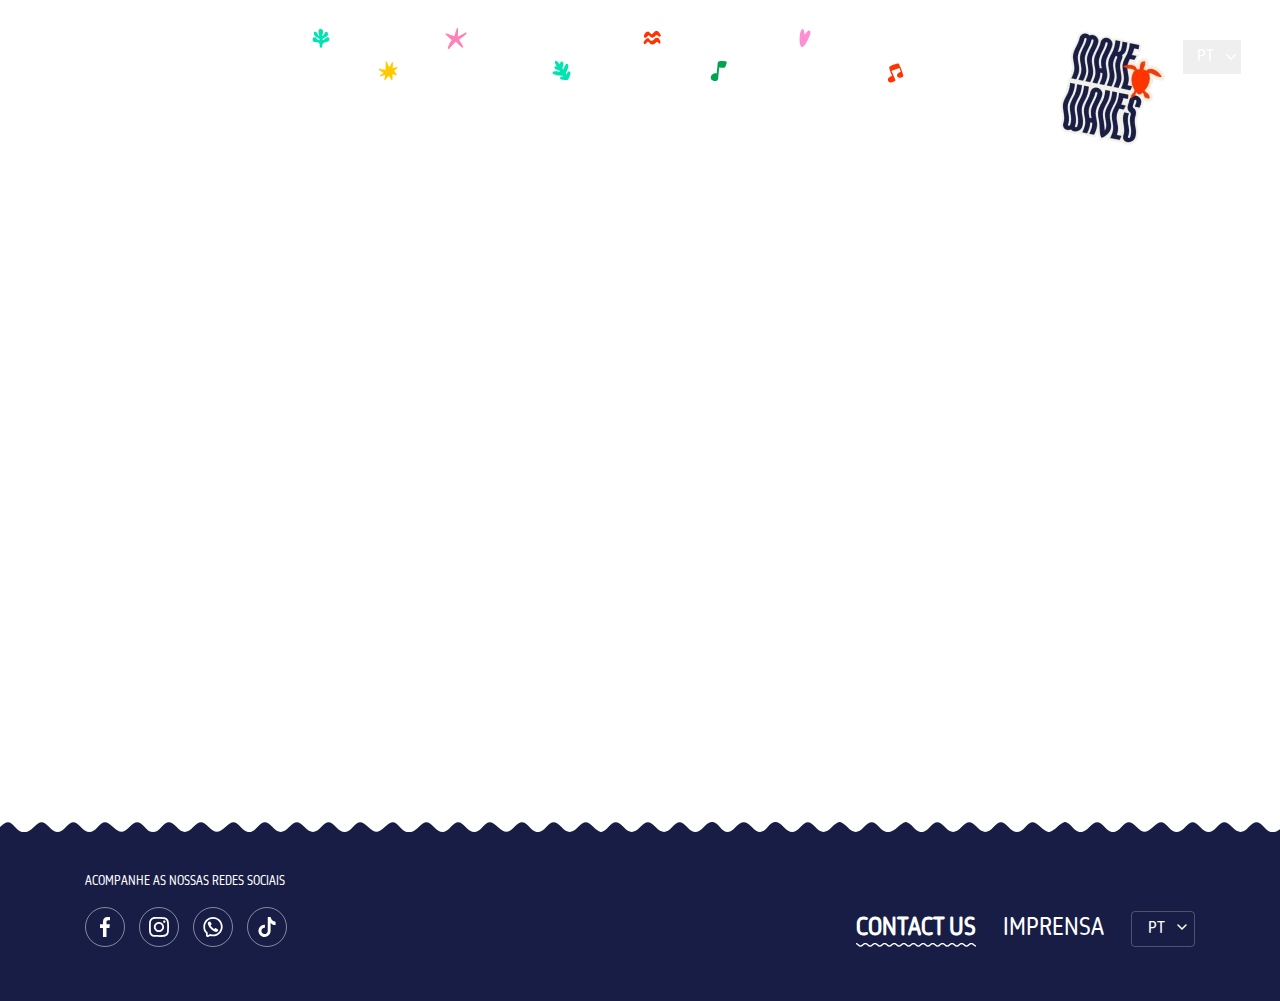
<file: contact-us.html>
<!DOCTYPE html>
<html lang="en">
<head>
    <meta charset="UTF-8">
    <meta name="viewport" content="width=device-width, initial-scale=1.0">
    <link rel="stylesheet" href="style.css">
    <title>Tasi Fest - Timor-Leste 2025</title>
</head>
<body>
    <header class="site-head pos-relative" role="banner">
        <div id="menu" class="wrapper pb-xs pos-relative">
            <div class="flex justify-content:space-between align-items:center">
                <div class="flex align-items:center pos-relative">
                    <a href="index.html">
                        <svg class="logo" width="72" height="79" viewBox="0 0 72 79" xmlns="http://www.w3.org/2000/svg">
                            <path d="M62.34 34.0044C59.9051 34.5901 58.9701 35.1346 57.7989 36.0901C57.9633 36.3778 58.1277 36.6723 58.292 36.9736C59.1756 38.5353 59.6688 40.0764 59.8537 41.5765C63.2236 41.8641 65.8538 43.4977 67.8367 46.2409C69.2031 48.1416 70.0148 50.2786 70.5285 52.5389C71.8436 58.2616 71.5662 63.9021 69.6038 69.4501C69.2853 70.3645 68.8744 71.2378 68.5045 72.1317C68.4634 72.2447 68.4018 72.3577 68.3401 72.4707C68.3127 72.4844 68.2819 72.4947 68.2477 72.5015C67.662 71.5563 67.0456 70.6316 66.5011 69.6659C64.6312 66.3576 63.4907 62.7925 62.9051 59.0424C62.6277 57.2445 62.2989 55.4465 61.8366 53.6896C61.2613 51.4704 60.316 49.4053 58.8982 47.6074C56.2475 53.7102 48.9837 58.5082 42.9528 60.4089C41.1754 60.974 39.3158 61.4055 37.4767 61.7548C36.2438 61.9808 34.9904 62.176 33.7266 62.1452C31.7746 62.0938 29.8225 62.0117 27.8704 61.8678C27.3053 63.0596 26.5142 65.248 26.73 67.6727C27.0587 71.2995 27.069 73.7447 24.7265 76.4365C22.3738 79.118 20.1545 78.9023 19.8977 78.0187C19.6511 77.1351 19.8258 74.8029 18.0894 72.5221C16.3531 70.2309 21.2847 65.0939 21.7573 64.2206C22.1066 63.5836 21.9525 62.0219 21.8292 61.2103C20.0107 60.9534 17.8326 60.9329 16.2607 59.8541C14.6579 58.7548 14.5757 55.6417 14.7093 53.8951C14.7812 53.0424 14.9045 52.1691 15.0689 51.306C14.7606 51.4601 14.4421 51.6143 14.1442 51.7684C11.4113 53.2067 8.35986 54.3266 5.46256 52.6211C2.95568 51.1416 -0.167648 51.9122 0.00701187 51.1006C0.181672 50.2992 1.71251 49.282 1.71251 49.282C3.9009 47.5046 5.73997 47.2889 8.99686 47.7512C11.3394 48.0902 14.5962 47.4738 16.2298 47.1039C17.1545 44.5046 18.3771 41.9771 19.6717 39.7374C21.6237 36.3778 24.0279 33.2441 26.956 30.6859C31.867 26.3913 39.6445 22.7132 45.9117 23.792C45.9391 23.5659 45.9563 23.3399 45.9631 23.1139C46.035 21.2748 45.6241 19.5077 44.9871 17.7919C44.4117 16.261 43.6001 14.8638 42.7576 13.4768C41.874 12.0281 40.9904 10.5897 40.3123 9.02807C39.4082 6.95269 38.7712 4.79513 38.4322 2.55538C38.35 2.01085 38.2883 1.45605 38.2062 0.8396C38.8329 1.14782 39.3979 1.40468 39.9528 1.69235C43.3843 3.50059 46.2611 5.96638 48.5625 9.07944C49.7953 10.7336 50.8433 12.5007 51.5933 14.422C52.4461 16.6001 52.8159 18.8398 52.3331 21.1721C51.9837 22.8159 51.2132 24.2337 50.0728 25.4358C50.946 26.0214 51.7474 26.7715 52.4563 27.6859C52.929 28.292 53.3502 28.8674 53.7509 29.4324C54.4803 29.2681 55.0454 28.9496 55.6105 28.4461C56.9153 27.2646 60.2647 25.2817 62.9051 24.4906C65.5456 23.7098 66.4394 23.8742 67.7134 24.3468C69.0593 24.8296 71.9361 27.7064 71.9977 28.405C72.0696 29.2783 70.4258 29.3092 70.4258 29.3092C69.1415 31.8982 65.4634 33.2544 62.34 34.0044ZM34.6308 30.2133C33.0383 34.4257 31.3944 38.6586 29.3396 42.6655C29.1547 43.0251 29.3807 43.3128 29.8019 43.2511C31.0246 43.0765 32.2574 42.9018 33.4801 42.7477C33.8705 42.6963 34.2198 42.3573 34.2301 42.0285C34.2506 41.0216 34.3328 40.0148 34.415 39.0079C34.4458 38.6997 34.7438 38.3915 35.0931 38.3298C35.1136 38.323 35.1376 38.3196 35.165 38.3196C35.5143 38.2579 35.7712 38.4737 35.7301 38.7819C35.6068 39.8401 35.4219 40.8881 35.1547 41.9155C35.0623 42.2545 35.3191 42.5217 35.7198 42.4806C36.8979 42.3573 38.076 42.234 39.2541 42.1107C39.6548 42.0696 40.0041 41.6586 39.9322 41.299C39.1616 37.2408 37.9493 33.275 37.4459 29.1756C37.415 28.9496 37.2301 28.8365 37.0041 28.9187C36.2643 29.1653 35.8945 29.3092 35.1753 29.6174C34.9493 29.7099 34.7232 29.9667 34.6308 30.2133ZM66.3572 29.2064C66.4702 29.4427 66.8093 29.5044 67.1278 29.3503C67.4463 29.2064 67.6209 28.8982 67.5079 28.6619C67.4052 28.4359 67.0559 28.3639 66.7374 28.5181C66.4086 28.6722 66.2442 28.9804 66.3572 29.2064ZM51.4598 31.3229C51.1824 31.0763 50.7303 31.066 50.3707 31.0866C50.2269 31.0866 50.0625 31.0866 49.9186 31.1277C49.744 31.179 49.6515 31.3023 49.6412 31.477C49.631 31.6619 49.6823 31.8469 49.7234 32.0318C49.8364 32.4941 50.0625 32.9462 50.196 33.3777C50.3707 33.9942 50.5454 34.6106 50.6995 35.2271C51.0385 36.6038 51.0488 39.275 51.0385 40.7031C51.0282 41.3915 51.7988 41.4326 52.3125 41.4429C52.8159 41.4429 53.3296 41.4532 53.8433 41.4634C54.2029 41.4737 54.6242 41.5559 54.9427 41.371C55.5797 40.9908 55.1379 40.0764 54.9838 39.5319C54.6447 38.3298 54.1618 37.1586 53.6892 36.0079C53.1139 34.5592 52.5283 33.1003 51.768 31.7441C51.6755 31.5797 51.5933 31.4462 51.4598 31.3229ZM50.0111 30.1311C50.3913 30.2544 51.0488 30.3571 51.3878 30.0694C51.5419 29.9256 51.583 29.7715 51.5317 29.6071C51.4187 29.1756 50.7817 28.7338 50.494 28.6105C50.1036 28.4461 49.5282 28.2715 49.1584 28.5694C48.4289 29.155 49.4769 29.9359 50.0111 30.1311ZM45.2336 37.0456C44.4734 37.0661 43.8055 36.799 43.3535 36.388C43.1069 36.1517 42.7062 36.1517 42.4494 36.3777C41.8809 36.8435 41.3124 37.3093 40.7439 37.775C40.5281 37.9497 40.4254 38.2168 40.4665 38.4634C40.9082 40.7237 42.9733 41.9052 45.172 41.7511C47.6378 41.5867 50.2269 39.799 49.5282 37.0353C49.0659 35.1654 47.3501 33.7579 45.7371 32.864C44.9254 32.4222 43.0042 31.9599 42.7987 31.1277C42.6754 30.6448 43.7439 30.501 44.3809 30.501C45.0179 30.501 45.7474 30.6242 46.3022 30.7886C46.6001 30.8811 46.857 30.7373 46.8775 30.4496C46.9289 29.8023 46.9494 29.4838 46.9597 28.8571C46.97 28.5489 46.7028 28.1687 46.4049 28.0454C45.7884 27.7886 45.2542 27.6448 44.6686 27.5934C42.5932 27.4393 40.6514 29.0523 40.6103 31.1482C40.5487 34.4154 44.6788 33.8709 45.9117 36.0695C46.1789 36.7065 45.7371 37.025 45.2336 37.0456ZM23.2984 38.2168C23.4423 38.3401 23.5964 38.4737 23.7608 38.5661C24.0998 38.7511 24.3464 38.3709 24.593 38.1654C24.956 37.8504 25.3224 37.5387 25.6923 37.2305C25.7334 37.1894 25.7848 37.1689 25.8464 37.1689C26.0005 37.1586 25.98 37.2921 25.9286 37.3949C24.8909 39.573 23.7299 41.7306 22.9902 44.0114C22.8977 44.2785 23.2368 44.4224 23.6991 44.3196C24.8498 44.0628 26.0005 43.8162 27.1512 43.5491C27.6238 43.4463 27.7677 43.0765 27.8396 42.6244C28.0862 40.9737 28.3362 39.3196 28.5896 37.662C28.7129 36.8606 28.7232 36.0079 28.9184 35.2271C29.1238 34.4257 30.0896 34.1585 30.7266 33.6346C31.1684 33.275 31.6924 33.2133 31.6718 32.5661C31.6615 32.1756 31.5896 31.7852 31.4355 31.4256C31.3841 31.3126 31.3122 31.179 31.2198 31.0558C31.0965 30.8708 30.9013 30.6859 30.665 30.6653C30.4184 30.6448 30.2437 30.84 30.0793 30.9941C29.8122 31.2201 29.5417 31.4462 29.2677 31.6722C29.2677 31.7647 28.7642 32.1037 28.6821 32.1756C28.4697 32.3537 28.2574 32.5318 28.0451 32.7099C27.6546 33.0387 27.2608 33.3709 26.8635 33.7065C26.0142 34.4188 25.1683 35.138 24.3258 35.864C23.843 36.2853 22.9799 36.8093 22.7539 37.436C22.6717 37.6517 23.1443 38.0832 23.2984 38.2168ZM27.0074 48.0902C27.1375 47.3847 27.2779 46.6758 27.4286 45.9635C27.48 45.7375 27.295 45.5731 27.0279 45.6039C24.9731 45.8402 22.9388 46.1279 20.884 46.3745C20.6272 46.395 20.3703 46.5697 20.3087 46.7649C19.4148 49.8266 18.0175 54.3883 19.6717 56.9773C19.7539 57.1006 20.0621 57.2958 20.2984 57.3883C21.4696 57.7376 22.5998 57.8917 23.8121 58.0253C24.0998 58.0561 24.1717 57.9123 24.0073 57.7171C22.908 56.402 22.3018 54.7068 22.1169 52.9396C22.0964 52.7239 22.3429 52.5389 22.6306 52.5389C23.4217 52.5287 24.2128 52.5492 25.0142 52.5492C25.2813 52.5492 25.5176 52.4054 25.5485 52.1896C25.6101 51.6451 25.6409 51.3677 25.7231 50.8231C25.7539 50.5971 25.569 50.4225 25.2916 50.4327C24.3772 50.4636 23.4628 50.4738 22.5587 50.5252C22.3018 50.5355 22.1066 50.3916 22.1374 50.1862C22.1683 49.8677 22.2094 49.5389 22.2607 49.2101C22.3018 48.9944 22.5587 48.7991 22.8258 48.7786C24.0279 48.6759 25.23 48.6245 26.4218 48.5423C26.6992 48.5217 26.956 48.3265 27.0074 48.0902ZM35.7198 47.4943C35.85 46.7135 35.9767 45.9327 36.1 45.1518C36.1411 44.895 35.9459 44.7101 35.6582 44.7306C33.4801 44.9155 31.3122 45.1313 29.1341 45.3676C28.8567 45.3984 28.5999 45.6142 28.5588 45.8505C27.8396 49.5903 26.2882 54.2958 27.1307 58.1178C27.1718 58.2924 27.4389 58.4568 27.6957 58.4774C29.73 58.652 31.7643 58.7548 33.8088 58.8164C34.0554 58.8267 34.2506 58.6726 34.2403 58.4774C34.2095 57.2342 34.3225 56.0218 34.4767 54.789C34.5075 54.5424 34.3123 54.3369 34.0451 54.3472C32.8191 54.3609 31.5896 54.3677 30.3567 54.3677C30.0896 54.3677 29.8841 54.1725 29.9149 53.9259C29.956 53.515 29.9766 53.3095 30.028 52.9191C30.0588 52.693 30.3054 52.5081 30.5828 52.4978C31.5622 52.4773 32.5417 52.4567 33.5212 52.4362C33.7986 52.4259 34.0554 52.2513 34.0965 52.0047C34.1992 51.3985 34.2506 51.1005 34.3534 50.4944C34.3945 50.2478 34.2095 50.0526 33.9219 50.0731C32.9287 50.1142 31.9355 50.1588 30.9424 50.2067C30.6547 50.217 30.4595 50.032 30.5006 49.7957C30.5725 49.354 30.6136 49.1279 30.6855 48.6861C30.7266 48.4498 30.9937 48.2341 31.2711 48.2135C32.5554 48.1313 33.8397 48.0491 35.1239 47.9772C35.4116 47.9567 35.6684 47.7409 35.7198 47.4943ZM39.9219 48.1416C39.9733 47.5765 41.3809 47.3813 42.0487 47.33C42.9117 47.2683 43.7953 47.2272 44.6686 47.33C44.9357 47.3505 45.2336 47.1861 45.3672 46.9395C45.7713 46.1519 46.1652 45.3573 46.5487 44.5559C46.6617 44.2991 46.5179 44.0525 46.2302 44.0217C45.3158 43.9395 44.4014 43.8881 43.5076 43.96C41.0932 44.1553 38.0315 45.3162 37.4767 48.1211C37.1787 49.6314 37.9596 50.6896 39.1925 51.4293C39.8706 51.83 41.422 52.0971 41.6069 53.0013C41.6274 53.6485 41.0418 54.0389 40.5281 54.1006C39.6856 54.2136 39.0897 53.9054 38.8021 53.4328C38.689 53.2478 38.4219 53.2376 38.1856 53.4019C37.4767 53.9259 36.7781 54.4499 36.0897 55.0047C35.9561 55.1177 35.8637 55.2924 35.8739 55.4568C36.0075 57.4705 37.2712 58.9397 39.5315 58.5596C42.1925 58.0972 44.4425 55.8266 45.1823 53.2992C45.7063 51.5012 44.2782 50.4019 42.8192 49.7444C42.0589 49.4053 39.85 48.8402 39.9219 48.1416ZM56.8126 43.8059C56.8331 43.621 56.679 43.4669 56.4735 43.4566C53.7612 43.3128 50.9974 43.5491 48.2953 43.7135C48.0077 43.734 47.7611 43.9498 47.72 44.1963C47.6172 44.9464 47.4837 45.7066 47.3398 46.4566C47.2885 46.7032 47.4734 46.8779 47.7611 46.8368C48.494 46.7615 49.2269 46.6793 49.9597 46.5902C50.2371 46.5594 50.4221 46.7341 50.3604 46.9601C49.446 50.1759 47.9974 53.3403 46.4152 56.2582C46.3022 56.4636 46.4152 56.5561 46.672 56.4636C47.8638 55.9808 49.0453 55.467 50.1549 54.7992C50.3604 54.6657 50.6584 54.4191 50.7611 54.2547C52.22 51.9739 53.1653 49.2204 53.7817 46.5183C53.8331 46.3128 54.0694 46.1073 54.3057 46.0765C55.0454 45.984 55.3845 45.9429 56.042 45.871C56.2475 45.8505 56.453 45.6758 56.5043 45.5012C56.679 44.8231 56.7407 44.484 56.8126 43.8059ZM35.9048 35.299C35.9048 35.6175 35.6274 35.9462 35.2883 36.0182C34.9493 36.0901 34.7027 35.8846 34.7541 35.5661C34.8054 35.2065 34.8773 34.8777 34.939 34.5901C35.0828 33.9428 35.278 33.3983 35.5349 33.3263C35.7917 33.2544 35.8739 33.7373 35.8945 34.3537C35.8945 34.6311 35.9048 34.9496 35.9048 35.299Z" />
                            <path d="M6.72491 45.9199C6.91669 45.8788 7.1119 45.8411 7.31054 45.8069C7.39958 45.7932 7.48862 45.7795 7.57766 45.7658C7.63931 45.7521 7.69753 45.7418 7.75232 45.735C7.77287 45.735 7.78999 45.7315 7.80369 45.7247C7.82424 45.7247 7.94753 45.7041 7.85506 45.7247C8.31397 45.663 8.77289 45.6185 9.2318 45.5911C10.2181 45.5295 11.2147 45.5295 12.201 45.6322C12.338 45.6459 12.4716 45.6596 12.6017 45.6733C12.7147 45.6939 12.5298 45.663 12.6325 45.6836C12.6668 45.6904 12.701 45.6939 12.7353 45.6939C12.8038 45.7076 12.8723 45.7213 12.9407 45.735C13.2147 45.7761 13.4853 45.8274 13.7524 45.8891C13.9373 45.9404 14.1428 45.8377 14.1839 45.6425C14.2798 45.2726 14.3962 44.9096 14.5332 44.5534C14.5675 44.4712 14.5983 44.3891 14.6257 44.3069C14.636 44.2966 14.6873 44.1733 14.6565 44.2452C14.6771 44.1904 14.6976 44.1391 14.7182 44.0911C14.8004 43.9199 14.8826 43.7486 14.9647 43.5774C15.136 43.2418 15.3278 42.9164 15.5401 42.6014C15.6428 42.4438 15.7524 42.2863 15.8689 42.1288C15.8894 42.0945 15.9134 42.0603 15.9408 42.026C15.9511 42.0157 15.9922 41.9644 15.9613 41.9952C15.9305 42.0363 16.0024 41.9541 15.9922 41.9541C16.0538 41.8788 16.1154 41.8034 16.1771 41.7281C16.4511 41.3993 16.7456 41.0911 17.0607 40.8034C17.1942 40.6698 17.1942 40.4233 17.0607 40.2897C16.9066 40.1561 16.7011 40.1561 16.5572 40.2897C15.386 41.3787 14.4921 42.7247 13.9065 44.2041C13.7421 44.6151 13.6051 45.0329 13.4956 45.4576C13.6462 45.3685 13.7935 45.2829 13.9373 45.2007C12.9407 44.9644 11.9133 44.8617 10.8962 44.8411C9.92016 44.8206 8.94412 44.8719 7.97835 44.9952C7.49547 45.0466 7.01259 45.1288 6.52971 45.2315C6.34477 45.2726 6.22148 45.4884 6.28313 45.6733C6.34477 45.8583 6.5297 45.961 6.72491 45.9199Z" />
                            <path d="M62.9289 40.9091C62.9974 40.916 63.0625 40.9228 63.1241 40.9297C63.1584 40.9297 63.1926 40.9331 63.2269 40.9399C63.3296 40.9502 63.1447 40.9297 63.2577 40.9399C63.3947 40.9605 63.5317 40.9845 63.6687 41.0119C63.9221 41.0666 64.1755 41.1317 64.429 41.2071C64.6755 41.2824 64.9187 41.368 65.1584 41.4639C65.2612 41.505 65.0968 41.4331 65.1892 41.4845C65.2166 41.4913 65.2475 41.5016 65.2817 41.5153C65.3296 41.5427 65.3776 41.5667 65.4255 41.5872C65.5557 41.6488 65.6824 41.7105 65.8057 41.7721C66.0317 41.8954 66.2509 42.029 66.4632 42.1728C66.5728 42.2413 66.679 42.3167 66.7817 42.3989C66.8297 42.4263 66.8742 42.4571 66.9153 42.4913C66.8536 42.4502 66.9358 42.5119 66.9461 42.5119C66.9804 42.5393 67.0146 42.5667 67.0488 42.5941C67.405 42.8954 67.7372 43.2208 68.0454 43.5701C68.1139 43.6523 68.1824 43.7379 68.2509 43.827C68.2852 43.8681 68.3194 43.9091 68.3537 43.9502C68.3639 43.9605 68.4256 44.0324 68.3639 43.9708C68.3913 43.9982 68.4153 44.0256 68.4359 44.053C68.5728 44.2379 68.703 44.4229 68.8263 44.6078C69.0934 44.9982 69.34 45.3989 69.566 45.8099C69.792 46.2208 70.0044 46.6421 70.203 47.0736C70.2509 47.1763 70.2989 47.2825 70.3468 47.3921C70.3674 47.4469 70.3914 47.4982 70.4188 47.5462C70.4393 47.6078 70.4188 47.5565 70.4085 47.5462C70.429 47.5804 70.4462 47.6147 70.4599 47.6489C70.542 47.8544 70.6208 48.0599 70.6962 48.2654C70.8503 48.6866 70.9941 49.1181 71.0968 49.5599C71.1516 49.7517 71.1927 49.9435 71.2201 50.1353C71.227 50.1764 71.2338 50.2175 71.2407 50.2586C71.251 50.3305 71.2304 50.2791 71.2407 50.2483C71.2407 50.2586 71.251 50.2996 71.251 50.3202C71.2578 50.4024 71.2647 50.4846 71.2715 50.5668C71.2818 50.7517 71.4256 50.9366 71.6311 50.9264C71.816 50.9161 72.001 50.7723 71.9907 50.5668C71.9496 49.8168 71.7338 49.077 71.4975 48.3784C71.179 47.464 70.7886 46.5804 70.3366 45.7379C69.8845 44.8749 69.3605 44.053 68.7441 43.2927C68.0968 42.5016 67.3263 41.8338 66.4427 41.3201C65.3742 40.6831 64.1721 40.3029 62.9289 40.1899C62.744 40.1796 62.5693 40.3646 62.5693 40.5495C62.5796 40.755 62.7337 40.8886 62.9289 40.9091Z" />
                            <path d="M14.0191 69.5343C15.0157 69.1542 15.9403 68.6096 16.7623 67.9315C17.5636 67.2637 18.2623 66.4623 18.8068 65.5788C19.1253 65.0651 19.3822 64.5205 19.5979 63.9657C19.6698 63.7911 19.526 63.5651 19.3513 63.524C19.1459 63.4726 18.9815 63.5856 18.9095 63.7705C18.889 63.8253 18.8684 63.8801 18.8479 63.9349C18.8342 63.9623 18.8205 63.9897 18.8068 64.0171C18.8479 63.9452 18.8068 64.0377 18.7965 64.0479C18.7486 64.1644 18.6972 64.2808 18.6424 64.3973C18.5328 64.6233 18.413 64.8425 18.2828 65.0548C18.1527 65.274 18.0157 65.4863 17.8719 65.6918C17.8034 65.7877 17.7349 65.8836 17.6664 65.9795C17.7177 65.9075 17.6561 65.9897 17.6458 66C17.6253 66.0206 17.6047 66.0445 17.5842 66.0719C17.5431 66.1267 17.502 66.1815 17.4609 66.2363C17.139 66.6062 16.7931 66.9521 16.4232 67.274C16.3342 67.3562 16.2451 67.435 16.1561 67.5103C16.1287 67.5309 16.1047 67.548 16.0842 67.5617C16.0739 67.572 15.9917 67.6336 16.0636 67.5822C16.0088 67.6233 15.9506 67.6644 15.889 67.7055C15.6903 67.8562 15.4848 67.9966 15.2725 68.1268C15.0328 68.2706 14.7896 68.4076 14.5431 68.5377C14.4129 68.5994 14.2862 68.6576 14.1629 68.7124C14.1355 68.7261 14.1081 68.7364 14.0807 68.7432C14.1526 68.7124 14.0396 68.7638 14.0191 68.7638C13.9574 68.7911 13.8924 68.8185 13.8239 68.8459C13.6492 68.9076 13.5156 69.0925 13.5773 69.2877C13.6287 69.4521 13.8341 69.6062 14.0191 69.5343Z" />
                        </svg>
                    </a>
                    <nav id="primary-nav">
                        <ul class="cluster cluster:center gap:2xs nav-list ff-october" role="list">
                            <li><a href="index.html">Home</a></li>
                            <li class="icon icon-seaweed-1"><a href="cartaz.html">Cartaz</a></li>
                            <li class="icon icon-ocean-star"><a href="alem-da-musica.html">Além da Música</a></li>
                            <li class="icon icon-wave"><a href="o-festival.html">O Festival</a></li>
                            <li class="icon icon-heart"><a href="edicoes-anteriores.html">Edições Anteriores</a></li>
                            <li><a href="informacoes-uteis.html">Informações úteis</a></li>
                            <li class="icon icon-splash"><a href="timor-leste.html">Timor-Leste</a></li>
                            <li class="icon icon-seaweed-2"><a href="parceiros.html">Parceiros</a></li>
                            <li class="icon icon-musical-note-1"><a href="quem-somos.html">Quem somos</a></li>
                            <li class="icon icon-musical-note-2"><a href="bilheteria.html">Bilhereria</a></li>
                        </ul>
                    </nav>
                    <img src="assets/img/sticker-make-waves.webp" alt="Make Waves" class="sticker-make-waves pos-absolute" >   
                </div>   
                <div class="header-lang pos-absolute">    
                    <div class="select pos-relative">
                        <select name="language" class="lang ff-october"> 
                            <option value="PT">PT</option>
                            <option value="EN">EN</option>
                            <option value="TET">TET</option>
                        </select>
                    </div>
                </div>
                <h1 class="title-mobile flex flex:column align-items:center pos-relative ff-october text-uppercase text-step-2">Contactos</h1>
                <button id="btn-mobile" class="bar stack justify-content:center pos-relative">
                    <span class="top"></span>
                    <span class="middle"></span>
                    <span class="bottom"></span>
                </button>  
            </div>
            <nav id="mobile-nav">
                <div class="mobile-lang flex justify-content:flex-end gap:3xs text-uppercase">
                    <a href="#">PT</a>
                    <a href="#">EN</a>
                    <a href="#">TET</a>
                </div>
                <ul class="flex flex:column gap:l nav-list ff-october color-light text-uppercase" role="list">
                    <li class="current_page_item"><a href="index.html">Home</a></li>
                    <li><a href="cartaz.html">Cartaz</a></li>
                    <li><a href="alem-da-musica.html">Além da Música</a></li>
                    <li><a href="o-festival.html">O Festival</a></li>
                    <li><a href="edicoes-anteriores.html">Edições Anteriores</a></li>
                    <li><a href="informacoes-uteis.html">Informações úteis</a></li>
                    <li><a href="timor-leste.html">Timor-Leste</a></li>
                    <li><a href="parceiros.html">Parceiros</a></li>
                    <li><a href="quem-somos.html">Quem somos</a></li>
                    <li><a href="bilheteria.html">Bilhereria</a></li>
                </ul>
            </nav>            
        </div>  
    </header>
    <main>
        
    </main>
    <footer class="site-footer pos-relative">
        <div class="wrapper pb-xl">
            <div class="flex flex:wrap justify-content:space-between align-items:flex-end">
                <div class="stack stack:s">
                    <h3 class="color-light text-uppercase text-step--3 ff-october fw-regular">Acompanhe as nossas redes sociais</h3>
                    <ul class="footer-social flex gap:xs" role="list">
                        <li>
                            <a class="icon-social flex flex:column justify-content:center align-items:center" href="#">
                                <svg width="10" height="20" viewBox="0 0 10 20" fill="none" xmlns="http://www.w3.org/2000/svg">
                                    <path d="M2.96616 20H6.48216L6.48216 10.875L9.42216 10.875L9.86616 7.325H6.48216V5.05C6.48216 4.025 6.75816 3.325 8.17416 3.325L9.98616 3.325V0.1375C9.67416 0.0999999 8.60616 0 7.35816 0C4.74216 0 2.96616 1.6625 2.96616 4.7L2.96616 7.325H0.0141602L0.0141602 10.875H2.96616L2.96616 20Z" fill="white"/>
                                </svg>                                                                       
                            </a>
                        </li>
                        <li>
                            <a class="icon-social flex flex:column justify-content:center align-items:center" href="#">
                                <svg width="20" height="20" viewBox="0 0 20 20" fill="none" xmlns="http://www.w3.org/2000/svg">
                                    <path fill-rule="evenodd" clip-rule="evenodd" d="M5.86963 0.122729C4.24176 0.196179 2.8308 0.594174 1.69149 1.72868C0.548193 2.86915 0.155141 4.28569 0.0815081 5.89663C0.0357363 6.90211 -0.231913 14.4983 0.544214 16.4903C1.0676 17.8343 2.09843 18.8676 3.45467 19.3927C4.08751 19.6388 4.80992 19.8055 5.86963 19.8541C14.7304 20.2551 18.015 20.0368 19.4001 16.4903C19.6459 15.8591 19.815 15.1373 19.8618 14.0802C20.2668 5.19669 19.7962 3.27113 18.2519 1.72868C17.027 0.506824 15.5861 -0.32492 5.86963 0.122729ZM5.95121 18.0675C4.98105 18.0238 4.45468 17.8622 4.10344 17.7262C3.21985 17.3828 2.55616 16.7218 2.21486 15.8434C1.62381 14.3297 1.81984 7.1405 1.87258 5.9772C1.92432 4.83772 2.15516 3.79632 2.95915 2.99235C3.95419 1.99977 5.23976 1.51332 13.9931 1.90837C15.1354 1.95998 16.1792 2.19035 16.9852 2.99235C17.9802 3.98491 18.4737 5.28038 18.0717 14.0001C18.028 14.9679 17.8658 15.493 17.7295 15.8434C16.829 18.1511 14.7573 18.4715 5.95121 18.0675ZM14.0896 4.68961C14.0896 5.34669 14.624 5.88101 15.2837 5.88101C15.9434 5.88101 16.4787 5.34669 16.4787 4.68961C16.4787 4.03253 15.9434 3.49869 15.2837 3.49869C14.624 3.49869 14.0896 4.03253 14.0896 4.68961ZM4.86265 9.98793C4.86265 12.8029 7.15024 15.0851 9.97216 15.0851C12.7941 15.0851 15.0817 12.8029 15.0817 9.98793C15.0817 7.173 12.7941 4.89224 9.97216 4.89224C7.15024 4.89224 4.86265 7.173 4.86265 9.98793ZM6.6557 9.98793C6.6557 8.1616 8.1403 6.67983 9.97216 6.67983C11.804 6.67983 13.2886 8.1616 13.2886 9.98793C13.2886 11.8153 11.804 13.2975 9.97216 13.2975C8.1403 13.2975 6.6557 11.8153 6.6557 9.98793Z" fill="white"/>
                                </svg>                                                                                               
                            </a>
                        </li>
                        <li>
                            <a class="icon-social flex flex:column justify-content:center align-items:center" href="#">
                                <svg width="20" height="20" viewBox="0 0 20 20" fill="none" xmlns="http://www.w3.org/2000/svg">
                                    <path fill-rule="evenodd" clip-rule="evenodd" d="M7.36478 18.8874C8.33058 19.2113 8.92531 19.3266 10.0002 19.3266C15.3371 19.3266 19.6635 15.0002 19.6635 9.66331C19.6635 4.32641 15.3371 0 10.0002 0C4.66333 0 0.336914 4.32641 0.336914 9.66331C0.336914 12.454 1.08059 14.4879 2.97236 16.2519L2.97236 18.2407C2.97236 19.5469 4.34685 20.3963 5.51507 19.8122L7.36478 18.8874ZM4.17057 14.9669L4.72933 15.4879L4.72933 18.2407L7.23166 16.9896L7.92345 17.2216C8.72818 17.4915 9.13431 17.5697 10.0002 17.5697C14.3668 17.5697 17.9066 14.0299 17.9066 9.66331C17.9066 5.29676 14.3668 1.75697 10.0002 1.75697C5.63367 1.75697 2.09388 5.29676 2.09388 9.66331C2.09388 12.0643 2.7008 13.5965 4.17057 14.9669ZM6.69276 4.40166C5.87392 4.28193 4.84214 5.36094 4.74176 6.15485C4.74088 6.16177 4.73995 6.16872 4.73901 6.17575C4.72633 6.27064 4.71173 6.37996 4.80003 6.63966C6.48642 12.536 11.7366 14.5713 13.0348 14.8834C13.7781 15.0622 14.8021 14.1826 15.1561 13.5155C15.3571 13.1368 15.289 12.7785 14.9989 12.536C14.4181 12.028 13.79 11.5767 13.1232 11.1884C12.6767 10.946 12.223 11.0928 12.039 11.3384C11.9907 11.3994 11.9407 11.4716 11.8887 11.5467C11.6684 11.8646 11.4112 12.2358 11.0805 12.0447C10.0004 11.4204 7.80415 9.22415 7.61916 8.59463C7.52405 8.2709 7.93033 7.94837 8.24306 7.70012C8.27241 7.67681 8.30095 7.65416 8.32816 7.63223C8.56324 7.44092 8.72691 6.98755 8.47487 6.54008C8.42467 6.45305 8.369 6.35098 8.30815 6.23944C7.93781 5.56054 7.37589 4.53041 6.69145 4.40035L6.69276 4.40166Z" fill="white"/>
                                </svg>                                    
                            </a>
                        </li>
                        <li>
                            <a class="icon-social flex flex:column justify-content:center align-items:center" href="#">
                                <svg width="18" height="20" viewBox="0 0 18 20" fill="none" xmlns="http://www.w3.org/2000/svg">
                                    <path d="M3.42005 13.9229C3.41991 14.3302 3.5 14.7335 3.65576 15.1098C3.81153 15.4862 4.0399 15.8281 4.32785 16.1162C4.6158 16.4042 4.95767 16.6327 5.33395 16.7886C5.71022 16.9445 6.11353 17.0248 6.52082 17.0248C7.35181 17.0372 8.15457 16.7235 8.7569 16.1508C9.35922 15.5782 9.71312 14.7923 9.74268 13.9618L9.77823 0L12.6424 0C12.7724 1.24419 13.3358 2.40305 14.2338 3.27391C15.1319 4.14476 16.3075 4.67218 17.5551 4.76391V8.09132C17.3918 8.10688 17.2274 8.11576 17.063 8.11576C16.1766 8.11638 15.3041 7.89607 14.5243 7.47475C13.7446 7.05343 13.0821 6.44439 12.5968 5.7027L12.5968 13.924C12.5968 15.1257 12.2405 16.3005 11.5728 17.2996C10.9052 18.2988 9.95624 19.0776 8.846 19.5375C7.73576 19.9974 6.51408 20.1177 5.33545 19.8832C4.15682 19.6488 3.07419 19.0701 2.22444 18.2204C1.3747 17.3706 0.796019 16.288 0.561575 15.1094C0.327132 13.9307 0.447457 12.7091 0.907334 11.5988C1.36721 10.4886 2.14599 9.53964 3.14518 8.87201C4.14437 8.20437 5.3191 7.84802 6.52082 7.84802C6.64747 7.84802 6.7719 7.85913 6.89633 7.8669V10.8666C6.772 10.8467 6.64662 10.8341 6.52082 10.8288C5.6996 10.8288 4.91191 11.1546 4.3306 11.7346C3.74928 12.3147 3.42182 13.1017 3.42005 13.9229Z" fill="white"/>
                                </svg>                                    
                            </a>
                        </li>
                    </ul>
                </div>
                <div class="flex gap:m justify-content:center align-items:center ff-october fw-regular text-uppercase color-light">
                    <ul class="footer-nav flex gap:m text-step-2" role="list">
                        <li class="current_page_item"><a href="contact-us.html">Contact Us</a></li>
                        <li><a href="imprensa.html">Imprensa</a></li>
                    </ul>
                    <div class="select pos-relative">
                        <select name="language" class="lang ff-october"> 
                            <option value="PT">PT</option>
                            <option value="EN">EN</option>
                            <option value="TET">TET</option>
                        </select>
                    </div>
                </div>
            </div>
        </div>
    </footer>
    <script src="assets/js/coutdown.js"></script>
    <script>
        const btnMobile = document.getElementById("btn-mobile");
        const menu = document.getElementById("menu");

        btnMobile.addEventListener("click", function() {
            menu.classList.toggle("active");
        });
   </script>
</body>
</html>
</file>
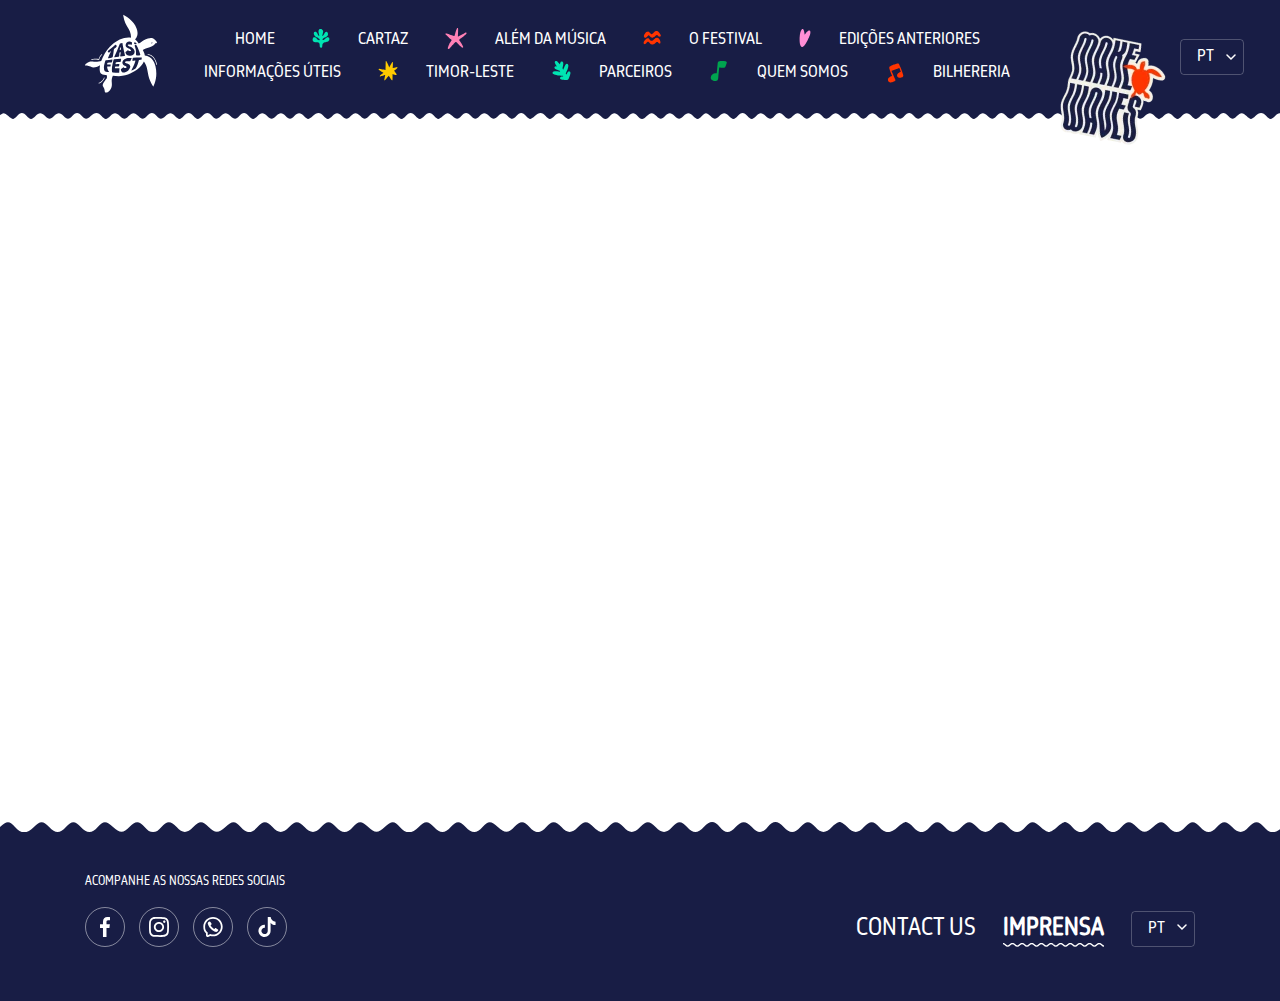
<file: imprensa.html>
<!DOCTYPE html>
<html lang="en">
<head>
    <meta charset="UTF-8">
    <meta name="viewport" content="width=device-width, initial-scale=1.0">
    <link rel="stylesheet" href="style.css">
    <title>Imprensa - Tasi Fest - Timor-Leste 2025</title>
</head>
<body>
    <header class="site-head pos-relative bg-blue-100" role="banner">
        <div id="menu" class="wrapper pb-xs pos-relative">
            <div class="flex justify-content:space-between align-items:center">
                <div class="flex align-items:center pos-relative">
                    <a href="index.html">
                        <svg class="logo" width="72" height="79" viewBox="0 0 72 79" xmlns="http://www.w3.org/2000/svg">
                            <path d="M62.34 34.0044C59.9051 34.5901 58.9701 35.1346 57.7989 36.0901C57.9633 36.3778 58.1277 36.6723 58.292 36.9736C59.1756 38.5353 59.6688 40.0764 59.8537 41.5765C63.2236 41.8641 65.8538 43.4977 67.8367 46.2409C69.2031 48.1416 70.0148 50.2786 70.5285 52.5389C71.8436 58.2616 71.5662 63.9021 69.6038 69.4501C69.2853 70.3645 68.8744 71.2378 68.5045 72.1317C68.4634 72.2447 68.4018 72.3577 68.3401 72.4707C68.3127 72.4844 68.2819 72.4947 68.2477 72.5015C67.662 71.5563 67.0456 70.6316 66.5011 69.6659C64.6312 66.3576 63.4907 62.7925 62.9051 59.0424C62.6277 57.2445 62.2989 55.4465 61.8366 53.6896C61.2613 51.4704 60.316 49.4053 58.8982 47.6074C56.2475 53.7102 48.9837 58.5082 42.9528 60.4089C41.1754 60.974 39.3158 61.4055 37.4767 61.7548C36.2438 61.9808 34.9904 62.176 33.7266 62.1452C31.7746 62.0938 29.8225 62.0117 27.8704 61.8678C27.3053 63.0596 26.5142 65.248 26.73 67.6727C27.0587 71.2995 27.069 73.7447 24.7265 76.4365C22.3738 79.118 20.1545 78.9023 19.8977 78.0187C19.6511 77.1351 19.8258 74.8029 18.0894 72.5221C16.3531 70.2309 21.2847 65.0939 21.7573 64.2206C22.1066 63.5836 21.9525 62.0219 21.8292 61.2103C20.0107 60.9534 17.8326 60.9329 16.2607 59.8541C14.6579 58.7548 14.5757 55.6417 14.7093 53.8951C14.7812 53.0424 14.9045 52.1691 15.0689 51.306C14.7606 51.4601 14.4421 51.6143 14.1442 51.7684C11.4113 53.2067 8.35986 54.3266 5.46256 52.6211C2.95568 51.1416 -0.167648 51.9122 0.00701187 51.1006C0.181672 50.2992 1.71251 49.282 1.71251 49.282C3.9009 47.5046 5.73997 47.2889 8.99686 47.7512C11.3394 48.0902 14.5962 47.4738 16.2298 47.1039C17.1545 44.5046 18.3771 41.9771 19.6717 39.7374C21.6237 36.3778 24.0279 33.2441 26.956 30.6859C31.867 26.3913 39.6445 22.7132 45.9117 23.792C45.9391 23.5659 45.9563 23.3399 45.9631 23.1139C46.035 21.2748 45.6241 19.5077 44.9871 17.7919C44.4117 16.261 43.6001 14.8638 42.7576 13.4768C41.874 12.0281 40.9904 10.5897 40.3123 9.02807C39.4082 6.95269 38.7712 4.79513 38.4322 2.55538C38.35 2.01085 38.2883 1.45605 38.2062 0.8396C38.8329 1.14782 39.3979 1.40468 39.9528 1.69235C43.3843 3.50059 46.2611 5.96638 48.5625 9.07944C49.7953 10.7336 50.8433 12.5007 51.5933 14.422C52.4461 16.6001 52.8159 18.8398 52.3331 21.1721C51.9837 22.8159 51.2132 24.2337 50.0728 25.4358C50.946 26.0214 51.7474 26.7715 52.4563 27.6859C52.929 28.292 53.3502 28.8674 53.7509 29.4324C54.4803 29.2681 55.0454 28.9496 55.6105 28.4461C56.9153 27.2646 60.2647 25.2817 62.9051 24.4906C65.5456 23.7098 66.4394 23.8742 67.7134 24.3468C69.0593 24.8296 71.9361 27.7064 71.9977 28.405C72.0696 29.2783 70.4258 29.3092 70.4258 29.3092C69.1415 31.8982 65.4634 33.2544 62.34 34.0044ZM34.6308 30.2133C33.0383 34.4257 31.3944 38.6586 29.3396 42.6655C29.1547 43.0251 29.3807 43.3128 29.8019 43.2511C31.0246 43.0765 32.2574 42.9018 33.4801 42.7477C33.8705 42.6963 34.2198 42.3573 34.2301 42.0285C34.2506 41.0216 34.3328 40.0148 34.415 39.0079C34.4458 38.6997 34.7438 38.3915 35.0931 38.3298C35.1136 38.323 35.1376 38.3196 35.165 38.3196C35.5143 38.2579 35.7712 38.4737 35.7301 38.7819C35.6068 39.8401 35.4219 40.8881 35.1547 41.9155C35.0623 42.2545 35.3191 42.5217 35.7198 42.4806C36.8979 42.3573 38.076 42.234 39.2541 42.1107C39.6548 42.0696 40.0041 41.6586 39.9322 41.299C39.1616 37.2408 37.9493 33.275 37.4459 29.1756C37.415 28.9496 37.2301 28.8365 37.0041 28.9187C36.2643 29.1653 35.8945 29.3092 35.1753 29.6174C34.9493 29.7099 34.7232 29.9667 34.6308 30.2133ZM66.3572 29.2064C66.4702 29.4427 66.8093 29.5044 67.1278 29.3503C67.4463 29.2064 67.6209 28.8982 67.5079 28.6619C67.4052 28.4359 67.0559 28.3639 66.7374 28.5181C66.4086 28.6722 66.2442 28.9804 66.3572 29.2064ZM51.4598 31.3229C51.1824 31.0763 50.7303 31.066 50.3707 31.0866C50.2269 31.0866 50.0625 31.0866 49.9186 31.1277C49.744 31.179 49.6515 31.3023 49.6412 31.477C49.631 31.6619 49.6823 31.8469 49.7234 32.0318C49.8364 32.4941 50.0625 32.9462 50.196 33.3777C50.3707 33.9942 50.5454 34.6106 50.6995 35.2271C51.0385 36.6038 51.0488 39.275 51.0385 40.7031C51.0282 41.3915 51.7988 41.4326 52.3125 41.4429C52.8159 41.4429 53.3296 41.4532 53.8433 41.4634C54.2029 41.4737 54.6242 41.5559 54.9427 41.371C55.5797 40.9908 55.1379 40.0764 54.9838 39.5319C54.6447 38.3298 54.1618 37.1586 53.6892 36.0079C53.1139 34.5592 52.5283 33.1003 51.768 31.7441C51.6755 31.5797 51.5933 31.4462 51.4598 31.3229ZM50.0111 30.1311C50.3913 30.2544 51.0488 30.3571 51.3878 30.0694C51.5419 29.9256 51.583 29.7715 51.5317 29.6071C51.4187 29.1756 50.7817 28.7338 50.494 28.6105C50.1036 28.4461 49.5282 28.2715 49.1584 28.5694C48.4289 29.155 49.4769 29.9359 50.0111 30.1311ZM45.2336 37.0456C44.4734 37.0661 43.8055 36.799 43.3535 36.388C43.1069 36.1517 42.7062 36.1517 42.4494 36.3777C41.8809 36.8435 41.3124 37.3093 40.7439 37.775C40.5281 37.9497 40.4254 38.2168 40.4665 38.4634C40.9082 40.7237 42.9733 41.9052 45.172 41.7511C47.6378 41.5867 50.2269 39.799 49.5282 37.0353C49.0659 35.1654 47.3501 33.7579 45.7371 32.864C44.9254 32.4222 43.0042 31.9599 42.7987 31.1277C42.6754 30.6448 43.7439 30.501 44.3809 30.501C45.0179 30.501 45.7474 30.6242 46.3022 30.7886C46.6001 30.8811 46.857 30.7373 46.8775 30.4496C46.9289 29.8023 46.9494 29.4838 46.9597 28.8571C46.97 28.5489 46.7028 28.1687 46.4049 28.0454C45.7884 27.7886 45.2542 27.6448 44.6686 27.5934C42.5932 27.4393 40.6514 29.0523 40.6103 31.1482C40.5487 34.4154 44.6788 33.8709 45.9117 36.0695C46.1789 36.7065 45.7371 37.025 45.2336 37.0456ZM23.2984 38.2168C23.4423 38.3401 23.5964 38.4737 23.7608 38.5661C24.0998 38.7511 24.3464 38.3709 24.593 38.1654C24.956 37.8504 25.3224 37.5387 25.6923 37.2305C25.7334 37.1894 25.7848 37.1689 25.8464 37.1689C26.0005 37.1586 25.98 37.2921 25.9286 37.3949C24.8909 39.573 23.7299 41.7306 22.9902 44.0114C22.8977 44.2785 23.2368 44.4224 23.6991 44.3196C24.8498 44.0628 26.0005 43.8162 27.1512 43.5491C27.6238 43.4463 27.7677 43.0765 27.8396 42.6244C28.0862 40.9737 28.3362 39.3196 28.5896 37.662C28.7129 36.8606 28.7232 36.0079 28.9184 35.2271C29.1238 34.4257 30.0896 34.1585 30.7266 33.6346C31.1684 33.275 31.6924 33.2133 31.6718 32.5661C31.6615 32.1756 31.5896 31.7852 31.4355 31.4256C31.3841 31.3126 31.3122 31.179 31.2198 31.0558C31.0965 30.8708 30.9013 30.6859 30.665 30.6653C30.4184 30.6448 30.2437 30.84 30.0793 30.9941C29.8122 31.2201 29.5417 31.4462 29.2677 31.6722C29.2677 31.7647 28.7642 32.1037 28.6821 32.1756C28.4697 32.3537 28.2574 32.5318 28.0451 32.7099C27.6546 33.0387 27.2608 33.3709 26.8635 33.7065C26.0142 34.4188 25.1683 35.138 24.3258 35.864C23.843 36.2853 22.9799 36.8093 22.7539 37.436C22.6717 37.6517 23.1443 38.0832 23.2984 38.2168ZM27.0074 48.0902C27.1375 47.3847 27.2779 46.6758 27.4286 45.9635C27.48 45.7375 27.295 45.5731 27.0279 45.6039C24.9731 45.8402 22.9388 46.1279 20.884 46.3745C20.6272 46.395 20.3703 46.5697 20.3087 46.7649C19.4148 49.8266 18.0175 54.3883 19.6717 56.9773C19.7539 57.1006 20.0621 57.2958 20.2984 57.3883C21.4696 57.7376 22.5998 57.8917 23.8121 58.0253C24.0998 58.0561 24.1717 57.9123 24.0073 57.7171C22.908 56.402 22.3018 54.7068 22.1169 52.9396C22.0964 52.7239 22.3429 52.5389 22.6306 52.5389C23.4217 52.5287 24.2128 52.5492 25.0142 52.5492C25.2813 52.5492 25.5176 52.4054 25.5485 52.1896C25.6101 51.6451 25.6409 51.3677 25.7231 50.8231C25.7539 50.5971 25.569 50.4225 25.2916 50.4327C24.3772 50.4636 23.4628 50.4738 22.5587 50.5252C22.3018 50.5355 22.1066 50.3916 22.1374 50.1862C22.1683 49.8677 22.2094 49.5389 22.2607 49.2101C22.3018 48.9944 22.5587 48.7991 22.8258 48.7786C24.0279 48.6759 25.23 48.6245 26.4218 48.5423C26.6992 48.5217 26.956 48.3265 27.0074 48.0902ZM35.7198 47.4943C35.85 46.7135 35.9767 45.9327 36.1 45.1518C36.1411 44.895 35.9459 44.7101 35.6582 44.7306C33.4801 44.9155 31.3122 45.1313 29.1341 45.3676C28.8567 45.3984 28.5999 45.6142 28.5588 45.8505C27.8396 49.5903 26.2882 54.2958 27.1307 58.1178C27.1718 58.2924 27.4389 58.4568 27.6957 58.4774C29.73 58.652 31.7643 58.7548 33.8088 58.8164C34.0554 58.8267 34.2506 58.6726 34.2403 58.4774C34.2095 57.2342 34.3225 56.0218 34.4767 54.789C34.5075 54.5424 34.3123 54.3369 34.0451 54.3472C32.8191 54.3609 31.5896 54.3677 30.3567 54.3677C30.0896 54.3677 29.8841 54.1725 29.9149 53.9259C29.956 53.515 29.9766 53.3095 30.028 52.9191C30.0588 52.693 30.3054 52.5081 30.5828 52.4978C31.5622 52.4773 32.5417 52.4567 33.5212 52.4362C33.7986 52.4259 34.0554 52.2513 34.0965 52.0047C34.1992 51.3985 34.2506 51.1005 34.3534 50.4944C34.3945 50.2478 34.2095 50.0526 33.9219 50.0731C32.9287 50.1142 31.9355 50.1588 30.9424 50.2067C30.6547 50.217 30.4595 50.032 30.5006 49.7957C30.5725 49.354 30.6136 49.1279 30.6855 48.6861C30.7266 48.4498 30.9937 48.2341 31.2711 48.2135C32.5554 48.1313 33.8397 48.0491 35.1239 47.9772C35.4116 47.9567 35.6684 47.7409 35.7198 47.4943ZM39.9219 48.1416C39.9733 47.5765 41.3809 47.3813 42.0487 47.33C42.9117 47.2683 43.7953 47.2272 44.6686 47.33C44.9357 47.3505 45.2336 47.1861 45.3672 46.9395C45.7713 46.1519 46.1652 45.3573 46.5487 44.5559C46.6617 44.2991 46.5179 44.0525 46.2302 44.0217C45.3158 43.9395 44.4014 43.8881 43.5076 43.96C41.0932 44.1553 38.0315 45.3162 37.4767 48.1211C37.1787 49.6314 37.9596 50.6896 39.1925 51.4293C39.8706 51.83 41.422 52.0971 41.6069 53.0013C41.6274 53.6485 41.0418 54.0389 40.5281 54.1006C39.6856 54.2136 39.0897 53.9054 38.8021 53.4328C38.689 53.2478 38.4219 53.2376 38.1856 53.4019C37.4767 53.9259 36.7781 54.4499 36.0897 55.0047C35.9561 55.1177 35.8637 55.2924 35.8739 55.4568C36.0075 57.4705 37.2712 58.9397 39.5315 58.5596C42.1925 58.0972 44.4425 55.8266 45.1823 53.2992C45.7063 51.5012 44.2782 50.4019 42.8192 49.7444C42.0589 49.4053 39.85 48.8402 39.9219 48.1416ZM56.8126 43.8059C56.8331 43.621 56.679 43.4669 56.4735 43.4566C53.7612 43.3128 50.9974 43.5491 48.2953 43.7135C48.0077 43.734 47.7611 43.9498 47.72 44.1963C47.6172 44.9464 47.4837 45.7066 47.3398 46.4566C47.2885 46.7032 47.4734 46.8779 47.7611 46.8368C48.494 46.7615 49.2269 46.6793 49.9597 46.5902C50.2371 46.5594 50.4221 46.7341 50.3604 46.9601C49.446 50.1759 47.9974 53.3403 46.4152 56.2582C46.3022 56.4636 46.4152 56.5561 46.672 56.4636C47.8638 55.9808 49.0453 55.467 50.1549 54.7992C50.3604 54.6657 50.6584 54.4191 50.7611 54.2547C52.22 51.9739 53.1653 49.2204 53.7817 46.5183C53.8331 46.3128 54.0694 46.1073 54.3057 46.0765C55.0454 45.984 55.3845 45.9429 56.042 45.871C56.2475 45.8505 56.453 45.6758 56.5043 45.5012C56.679 44.8231 56.7407 44.484 56.8126 43.8059ZM35.9048 35.299C35.9048 35.6175 35.6274 35.9462 35.2883 36.0182C34.9493 36.0901 34.7027 35.8846 34.7541 35.5661C34.8054 35.2065 34.8773 34.8777 34.939 34.5901C35.0828 33.9428 35.278 33.3983 35.5349 33.3263C35.7917 33.2544 35.8739 33.7373 35.8945 34.3537C35.8945 34.6311 35.9048 34.9496 35.9048 35.299Z" />
                            <path d="M6.72491 45.9199C6.91669 45.8788 7.1119 45.8411 7.31054 45.8069C7.39958 45.7932 7.48862 45.7795 7.57766 45.7658C7.63931 45.7521 7.69753 45.7418 7.75232 45.735C7.77287 45.735 7.78999 45.7315 7.80369 45.7247C7.82424 45.7247 7.94753 45.7041 7.85506 45.7247C8.31397 45.663 8.77289 45.6185 9.2318 45.5911C10.2181 45.5295 11.2147 45.5295 12.201 45.6322C12.338 45.6459 12.4716 45.6596 12.6017 45.6733C12.7147 45.6939 12.5298 45.663 12.6325 45.6836C12.6668 45.6904 12.701 45.6939 12.7353 45.6939C12.8038 45.7076 12.8723 45.7213 12.9407 45.735C13.2147 45.7761 13.4853 45.8274 13.7524 45.8891C13.9373 45.9404 14.1428 45.8377 14.1839 45.6425C14.2798 45.2726 14.3962 44.9096 14.5332 44.5534C14.5675 44.4712 14.5983 44.3891 14.6257 44.3069C14.636 44.2966 14.6873 44.1733 14.6565 44.2452C14.6771 44.1904 14.6976 44.1391 14.7182 44.0911C14.8004 43.9199 14.8826 43.7486 14.9647 43.5774C15.136 43.2418 15.3278 42.9164 15.5401 42.6014C15.6428 42.4438 15.7524 42.2863 15.8689 42.1288C15.8894 42.0945 15.9134 42.0603 15.9408 42.026C15.9511 42.0157 15.9922 41.9644 15.9613 41.9952C15.9305 42.0363 16.0024 41.9541 15.9922 41.9541C16.0538 41.8788 16.1154 41.8034 16.1771 41.7281C16.4511 41.3993 16.7456 41.0911 17.0607 40.8034C17.1942 40.6698 17.1942 40.4233 17.0607 40.2897C16.9066 40.1561 16.7011 40.1561 16.5572 40.2897C15.386 41.3787 14.4921 42.7247 13.9065 44.2041C13.7421 44.6151 13.6051 45.0329 13.4956 45.4576C13.6462 45.3685 13.7935 45.2829 13.9373 45.2007C12.9407 44.9644 11.9133 44.8617 10.8962 44.8411C9.92016 44.8206 8.94412 44.8719 7.97835 44.9952C7.49547 45.0466 7.01259 45.1288 6.52971 45.2315C6.34477 45.2726 6.22148 45.4884 6.28313 45.6733C6.34477 45.8583 6.5297 45.961 6.72491 45.9199Z" />
                            <path d="M62.9289 40.9091C62.9974 40.916 63.0625 40.9228 63.1241 40.9297C63.1584 40.9297 63.1926 40.9331 63.2269 40.9399C63.3296 40.9502 63.1447 40.9297 63.2577 40.9399C63.3947 40.9605 63.5317 40.9845 63.6687 41.0119C63.9221 41.0666 64.1755 41.1317 64.429 41.2071C64.6755 41.2824 64.9187 41.368 65.1584 41.4639C65.2612 41.505 65.0968 41.4331 65.1892 41.4845C65.2166 41.4913 65.2475 41.5016 65.2817 41.5153C65.3296 41.5427 65.3776 41.5667 65.4255 41.5872C65.5557 41.6488 65.6824 41.7105 65.8057 41.7721C66.0317 41.8954 66.2509 42.029 66.4632 42.1728C66.5728 42.2413 66.679 42.3167 66.7817 42.3989C66.8297 42.4263 66.8742 42.4571 66.9153 42.4913C66.8536 42.4502 66.9358 42.5119 66.9461 42.5119C66.9804 42.5393 67.0146 42.5667 67.0488 42.5941C67.405 42.8954 67.7372 43.2208 68.0454 43.5701C68.1139 43.6523 68.1824 43.7379 68.2509 43.827C68.2852 43.8681 68.3194 43.9091 68.3537 43.9502C68.3639 43.9605 68.4256 44.0324 68.3639 43.9708C68.3913 43.9982 68.4153 44.0256 68.4359 44.053C68.5728 44.2379 68.703 44.4229 68.8263 44.6078C69.0934 44.9982 69.34 45.3989 69.566 45.8099C69.792 46.2208 70.0044 46.6421 70.203 47.0736C70.2509 47.1763 70.2989 47.2825 70.3468 47.3921C70.3674 47.4469 70.3914 47.4982 70.4188 47.5462C70.4393 47.6078 70.4188 47.5565 70.4085 47.5462C70.429 47.5804 70.4462 47.6147 70.4599 47.6489C70.542 47.8544 70.6208 48.0599 70.6962 48.2654C70.8503 48.6866 70.9941 49.1181 71.0968 49.5599C71.1516 49.7517 71.1927 49.9435 71.2201 50.1353C71.227 50.1764 71.2338 50.2175 71.2407 50.2586C71.251 50.3305 71.2304 50.2791 71.2407 50.2483C71.2407 50.2586 71.251 50.2996 71.251 50.3202C71.2578 50.4024 71.2647 50.4846 71.2715 50.5668C71.2818 50.7517 71.4256 50.9366 71.6311 50.9264C71.816 50.9161 72.001 50.7723 71.9907 50.5668C71.9496 49.8168 71.7338 49.077 71.4975 48.3784C71.179 47.464 70.7886 46.5804 70.3366 45.7379C69.8845 44.8749 69.3605 44.053 68.7441 43.2927C68.0968 42.5016 67.3263 41.8338 66.4427 41.3201C65.3742 40.6831 64.1721 40.3029 62.9289 40.1899C62.744 40.1796 62.5693 40.3646 62.5693 40.5495C62.5796 40.755 62.7337 40.8886 62.9289 40.9091Z" />
                            <path d="M14.0191 69.5343C15.0157 69.1542 15.9403 68.6096 16.7623 67.9315C17.5636 67.2637 18.2623 66.4623 18.8068 65.5788C19.1253 65.0651 19.3822 64.5205 19.5979 63.9657C19.6698 63.7911 19.526 63.5651 19.3513 63.524C19.1459 63.4726 18.9815 63.5856 18.9095 63.7705C18.889 63.8253 18.8684 63.8801 18.8479 63.9349C18.8342 63.9623 18.8205 63.9897 18.8068 64.0171C18.8479 63.9452 18.8068 64.0377 18.7965 64.0479C18.7486 64.1644 18.6972 64.2808 18.6424 64.3973C18.5328 64.6233 18.413 64.8425 18.2828 65.0548C18.1527 65.274 18.0157 65.4863 17.8719 65.6918C17.8034 65.7877 17.7349 65.8836 17.6664 65.9795C17.7177 65.9075 17.6561 65.9897 17.6458 66C17.6253 66.0206 17.6047 66.0445 17.5842 66.0719C17.5431 66.1267 17.502 66.1815 17.4609 66.2363C17.139 66.6062 16.7931 66.9521 16.4232 67.274C16.3342 67.3562 16.2451 67.435 16.1561 67.5103C16.1287 67.5309 16.1047 67.548 16.0842 67.5617C16.0739 67.572 15.9917 67.6336 16.0636 67.5822C16.0088 67.6233 15.9506 67.6644 15.889 67.7055C15.6903 67.8562 15.4848 67.9966 15.2725 68.1268C15.0328 68.2706 14.7896 68.4076 14.5431 68.5377C14.4129 68.5994 14.2862 68.6576 14.1629 68.7124C14.1355 68.7261 14.1081 68.7364 14.0807 68.7432C14.1526 68.7124 14.0396 68.7638 14.0191 68.7638C13.9574 68.7911 13.8924 68.8185 13.8239 68.8459C13.6492 68.9076 13.5156 69.0925 13.5773 69.2877C13.6287 69.4521 13.8341 69.6062 14.0191 69.5343Z" />
                        </svg>
                    </a>
                    <nav id="primary-nav">
                        <ul class="cluster cluster:center gap:2xs nav-list ff-october" role="list">
                            <li><a href="index.html">Home</a></li>
                            <li class="icon icon-seaweed-1"><a href="cartaz.html">Cartaz</a></li>
                            <li class="icon icon-ocean-star"><a href="alem-da-musica.html">Além da Música</a></li>
                            <li class="icon icon-wave"><a href="o-festival.html">O Festival</a></li>
                            <li class="icon icon-heart"><a href="edicoes-anteriores.html">Edições Anteriores</a></li>
                            <li><a href="informacoes-uteis.html">Informações úteis</a></li>
                            <li class="icon icon-splash"><a href="timor-leste.html">Timor-Leste</a></li>
                            <li class="icon icon-seaweed-2"><a href="parceiros.html">Parceiros</a></li>
                            <li class="icon icon-musical-note-1"><a href="quem-somos.html">Quem somos</a></li>
                            <li class="icon icon-musical-note-2"><a href="bilheteria.html">Bilhereria</a></li>
                        </ul>
                    </nav>
                    <img src="assets/img/sticker-make-waves.webp" alt="Make Waves" class="sticker-make-waves pos-absolute" >   
                </div>   
                <div class="header-lang pos-absolute">    
                    <div class="select pos-relative">
                        <select name="language" class="lang ff-october"> 
                            <option value="PT">PT</option>
                            <option value="EN">EN</option>
                            <option value="TET">TET</option>
                        </select>
                    </div>
                </div>
                <h1 class="title-mobile flex flex:column align-items:center pos-relative ff-october text-uppercase text-step-2">Imprensa</h1>
                <button id="btn-mobile" class="bar stack justify-content:center pos-relative">
                    <span class="top"></span>
                    <span class="middle"></span>
                    <span class="bottom"></span>
                </button>  
            </div>
            <nav id="mobile-nav">
                <div class="mobile-lang flex justify-content:flex-end gap:3xs text-uppercase">
                    <a href="#">PT</a>
                    <a href="#">EN</a>
                    <a href="#">TET</a>
                </div>
                <ul class="flex flex:column gap:l nav-list ff-october color-light text-uppercase" role="list">
                    <li class="current_page_item"><a href="index.html">Home</a></li>
                    <li><a href="cartaz.html">Cartaz</a></li>
                    <li><a href="alem-da-musica.html">Além da Música</a></li>
                    <li><a href="o-festival.html">O Festival</a></li>
                    <li><a href="edicoes-anteriores.html">Edições Anteriores</a></li>
                    <li><a href="informacoes-uteis.html">Informações úteis</a></li>
                    <li><a href="timor-leste.html">Timor-Leste</a></li>
                    <li><a href="parceiros.html">Parceiros</a></li>
                    <li><a href="quem-somos.html">Quem somos</a></li>
                    <li><a href="bilheteria.html">Bilhereria</a></li>
                </ul>
            </nav>            
        </div>  
    </header>
    <main>
        
    </main>
    <footer class="site-footer pos-relative">
        <div class="wrapper pb-xl">
            <div class="flex flex:wrap justify-content:space-between align-items:flex-end">
                <div class="stack stack:s">
                    <h3 class="color-light text-uppercase text-step--3 ff-october fw-regular">Acompanhe as nossas redes sociais</h3>
                    <ul class="footer-social flex gap:xs" role="list">
                        <li>
                            <a class="icon-social flex flex:column justify-content:center align-items:center" href="#">
                                <svg width="10" height="20" viewBox="0 0 10 20" fill="none" xmlns="http://www.w3.org/2000/svg">
                                    <path d="M2.96616 20H6.48216L6.48216 10.875L9.42216 10.875L9.86616 7.325H6.48216V5.05C6.48216 4.025 6.75816 3.325 8.17416 3.325L9.98616 3.325V0.1375C9.67416 0.0999999 8.60616 0 7.35816 0C4.74216 0 2.96616 1.6625 2.96616 4.7L2.96616 7.325H0.0141602L0.0141602 10.875H2.96616L2.96616 20Z" fill="white"/>
                                </svg>                                                                       
                            </a>
                        </li>
                        <li>
                            <a class="icon-social flex flex:column justify-content:center align-items:center" href="#">
                                <svg width="20" height="20" viewBox="0 0 20 20" fill="none" xmlns="http://www.w3.org/2000/svg">
                                    <path fill-rule="evenodd" clip-rule="evenodd" d="M5.86963 0.122729C4.24176 0.196179 2.8308 0.594174 1.69149 1.72868C0.548193 2.86915 0.155141 4.28569 0.0815081 5.89663C0.0357363 6.90211 -0.231913 14.4983 0.544214 16.4903C1.0676 17.8343 2.09843 18.8676 3.45467 19.3927C4.08751 19.6388 4.80992 19.8055 5.86963 19.8541C14.7304 20.2551 18.015 20.0368 19.4001 16.4903C19.6459 15.8591 19.815 15.1373 19.8618 14.0802C20.2668 5.19669 19.7962 3.27113 18.2519 1.72868C17.027 0.506824 15.5861 -0.32492 5.86963 0.122729ZM5.95121 18.0675C4.98105 18.0238 4.45468 17.8622 4.10344 17.7262C3.21985 17.3828 2.55616 16.7218 2.21486 15.8434C1.62381 14.3297 1.81984 7.1405 1.87258 5.9772C1.92432 4.83772 2.15516 3.79632 2.95915 2.99235C3.95419 1.99977 5.23976 1.51332 13.9931 1.90837C15.1354 1.95998 16.1792 2.19035 16.9852 2.99235C17.9802 3.98491 18.4737 5.28038 18.0717 14.0001C18.028 14.9679 17.8658 15.493 17.7295 15.8434C16.829 18.1511 14.7573 18.4715 5.95121 18.0675ZM14.0896 4.68961C14.0896 5.34669 14.624 5.88101 15.2837 5.88101C15.9434 5.88101 16.4787 5.34669 16.4787 4.68961C16.4787 4.03253 15.9434 3.49869 15.2837 3.49869C14.624 3.49869 14.0896 4.03253 14.0896 4.68961ZM4.86265 9.98793C4.86265 12.8029 7.15024 15.0851 9.97216 15.0851C12.7941 15.0851 15.0817 12.8029 15.0817 9.98793C15.0817 7.173 12.7941 4.89224 9.97216 4.89224C7.15024 4.89224 4.86265 7.173 4.86265 9.98793ZM6.6557 9.98793C6.6557 8.1616 8.1403 6.67983 9.97216 6.67983C11.804 6.67983 13.2886 8.1616 13.2886 9.98793C13.2886 11.8153 11.804 13.2975 9.97216 13.2975C8.1403 13.2975 6.6557 11.8153 6.6557 9.98793Z" fill="white"/>
                                </svg>                                                                                               
                            </a>
                        </li>
                        <li>
                            <a class="icon-social flex flex:column justify-content:center align-items:center" href="#">
                                <svg width="20" height="20" viewBox="0 0 20 20" fill="none" xmlns="http://www.w3.org/2000/svg">
                                    <path fill-rule="evenodd" clip-rule="evenodd" d="M7.36478 18.8874C8.33058 19.2113 8.92531 19.3266 10.0002 19.3266C15.3371 19.3266 19.6635 15.0002 19.6635 9.66331C19.6635 4.32641 15.3371 0 10.0002 0C4.66333 0 0.336914 4.32641 0.336914 9.66331C0.336914 12.454 1.08059 14.4879 2.97236 16.2519L2.97236 18.2407C2.97236 19.5469 4.34685 20.3963 5.51507 19.8122L7.36478 18.8874ZM4.17057 14.9669L4.72933 15.4879L4.72933 18.2407L7.23166 16.9896L7.92345 17.2216C8.72818 17.4915 9.13431 17.5697 10.0002 17.5697C14.3668 17.5697 17.9066 14.0299 17.9066 9.66331C17.9066 5.29676 14.3668 1.75697 10.0002 1.75697C5.63367 1.75697 2.09388 5.29676 2.09388 9.66331C2.09388 12.0643 2.7008 13.5965 4.17057 14.9669ZM6.69276 4.40166C5.87392 4.28193 4.84214 5.36094 4.74176 6.15485C4.74088 6.16177 4.73995 6.16872 4.73901 6.17575C4.72633 6.27064 4.71173 6.37996 4.80003 6.63966C6.48642 12.536 11.7366 14.5713 13.0348 14.8834C13.7781 15.0622 14.8021 14.1826 15.1561 13.5155C15.3571 13.1368 15.289 12.7785 14.9989 12.536C14.4181 12.028 13.79 11.5767 13.1232 11.1884C12.6767 10.946 12.223 11.0928 12.039 11.3384C11.9907 11.3994 11.9407 11.4716 11.8887 11.5467C11.6684 11.8646 11.4112 12.2358 11.0805 12.0447C10.0004 11.4204 7.80415 9.22415 7.61916 8.59463C7.52405 8.2709 7.93033 7.94837 8.24306 7.70012C8.27241 7.67681 8.30095 7.65416 8.32816 7.63223C8.56324 7.44092 8.72691 6.98755 8.47487 6.54008C8.42467 6.45305 8.369 6.35098 8.30815 6.23944C7.93781 5.56054 7.37589 4.53041 6.69145 4.40035L6.69276 4.40166Z" fill="white"/>
                                </svg>                                    
                            </a>
                        </li>
                        <li>
                            <a class="icon-social flex flex:column justify-content:center align-items:center" href="#">
                                <svg width="18" height="20" viewBox="0 0 18 20" fill="none" xmlns="http://www.w3.org/2000/svg">
                                    <path d="M3.42005 13.9229C3.41991 14.3302 3.5 14.7335 3.65576 15.1098C3.81153 15.4862 4.0399 15.8281 4.32785 16.1162C4.6158 16.4042 4.95767 16.6327 5.33395 16.7886C5.71022 16.9445 6.11353 17.0248 6.52082 17.0248C7.35181 17.0372 8.15457 16.7235 8.7569 16.1508C9.35922 15.5782 9.71312 14.7923 9.74268 13.9618L9.77823 0L12.6424 0C12.7724 1.24419 13.3358 2.40305 14.2338 3.27391C15.1319 4.14476 16.3075 4.67218 17.5551 4.76391V8.09132C17.3918 8.10688 17.2274 8.11576 17.063 8.11576C16.1766 8.11638 15.3041 7.89607 14.5243 7.47475C13.7446 7.05343 13.0821 6.44439 12.5968 5.7027L12.5968 13.924C12.5968 15.1257 12.2405 16.3005 11.5728 17.2996C10.9052 18.2988 9.95624 19.0776 8.846 19.5375C7.73576 19.9974 6.51408 20.1177 5.33545 19.8832C4.15682 19.6488 3.07419 19.0701 2.22444 18.2204C1.3747 17.3706 0.796019 16.288 0.561575 15.1094C0.327132 13.9307 0.447457 12.7091 0.907334 11.5988C1.36721 10.4886 2.14599 9.53964 3.14518 8.87201C4.14437 8.20437 5.3191 7.84802 6.52082 7.84802C6.64747 7.84802 6.7719 7.85913 6.89633 7.8669V10.8666C6.772 10.8467 6.64662 10.8341 6.52082 10.8288C5.6996 10.8288 4.91191 11.1546 4.3306 11.7346C3.74928 12.3147 3.42182 13.1017 3.42005 13.9229Z" fill="white"/>
                                </svg>                                    
                            </a>
                        </li>
                    </ul>
                </div>
                <div class="flex gap:m justify-content:center align-items:center ff-october fw-regular text-uppercase color-light">
                    <ul class="footer-nav flex gap:m text-step-2" role="list">
                        <li><a href="contact-us.html">Contact Us</a></li>
                        <li class="current_page_item"><a href="#">Imprensa</a></li>
                    </ul>
                    <div class="select pos-relative">
                        <select name="language" class="lang ff-october"> 
                            <option value="PT">PT</option>
                            <option value="EN">EN</option>
                            <option value="TET">TET</option>
                        </select>
                    </div>
                </div>
            </div>
        </div>
    </footer>
    <script src="assets/js/coutdown.js"></script>
    <script>
        const btnMobile = document.getElementById("btn-mobile");
        const menu = document.getElementById("menu");

        btnMobile.addEventListener("click", function() {
            menu.classList.toggle("active");
        });
   </script>
</body>
</html>
</file>
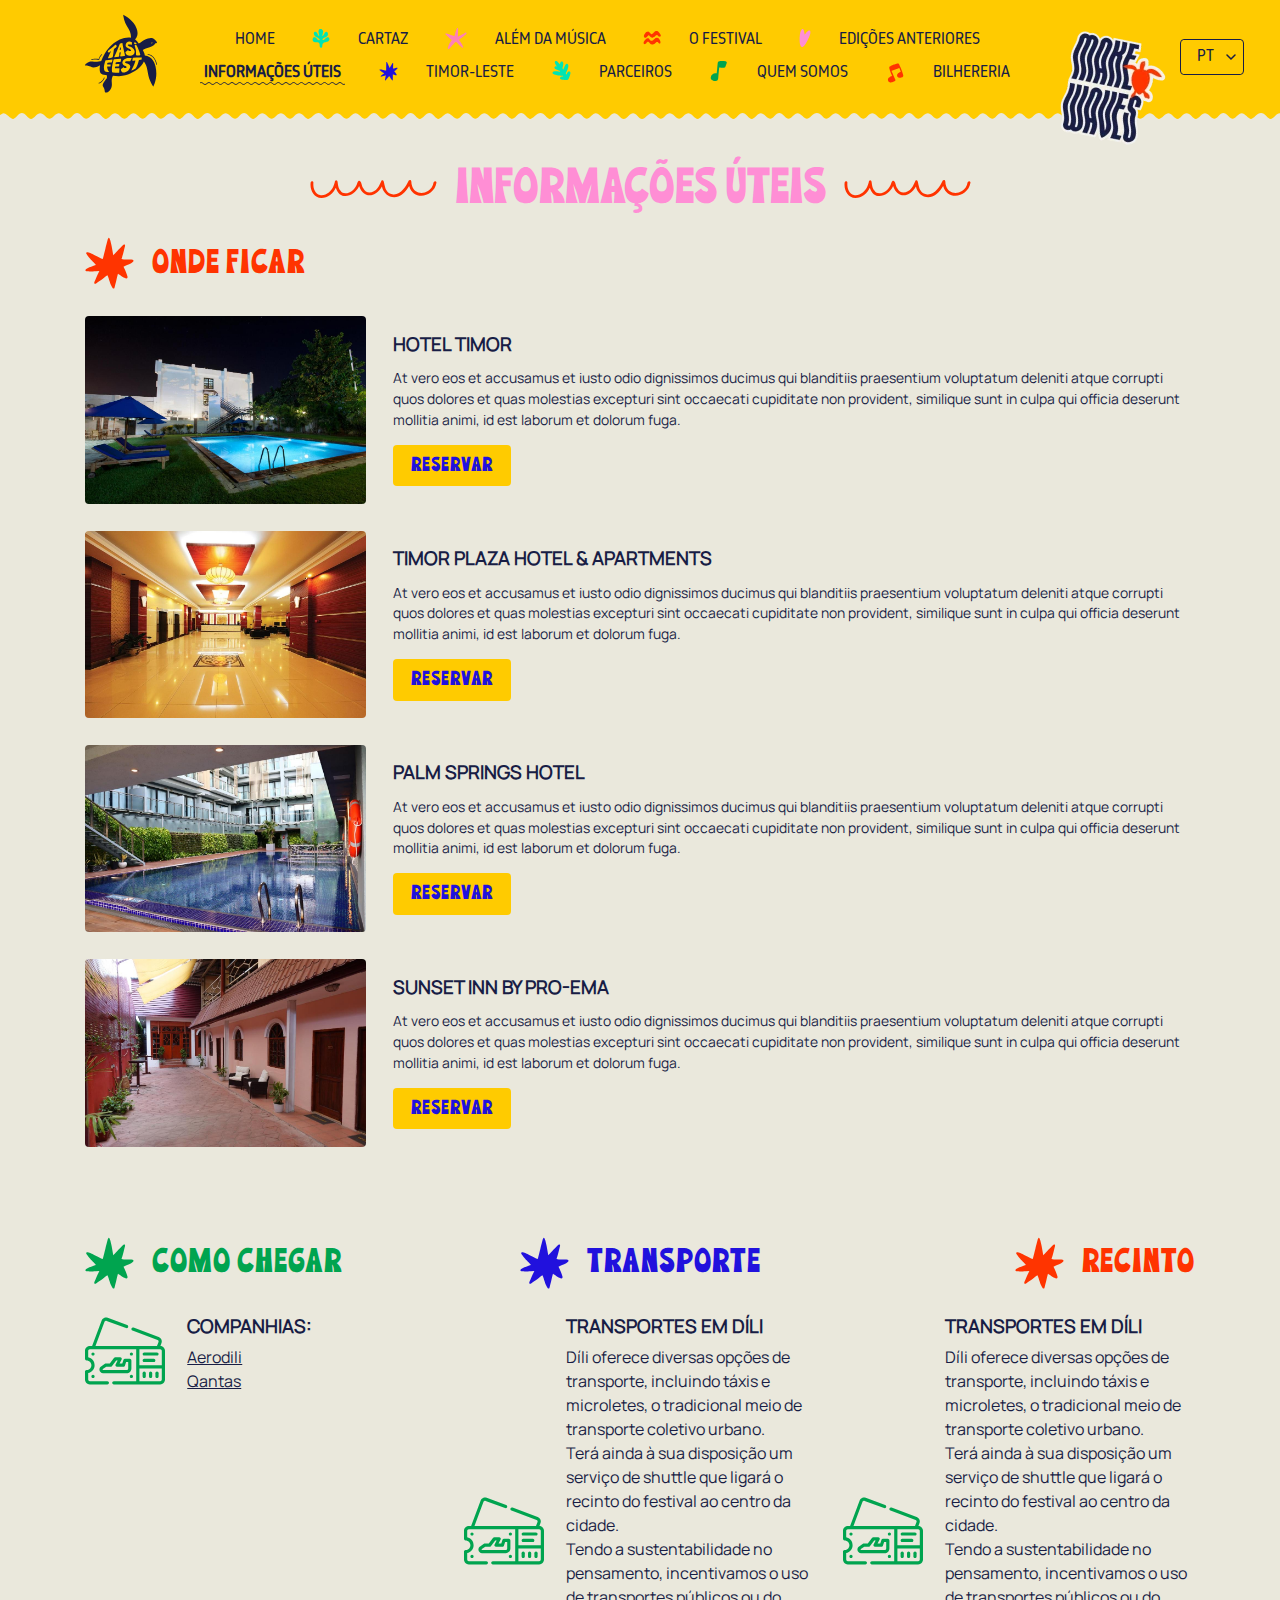
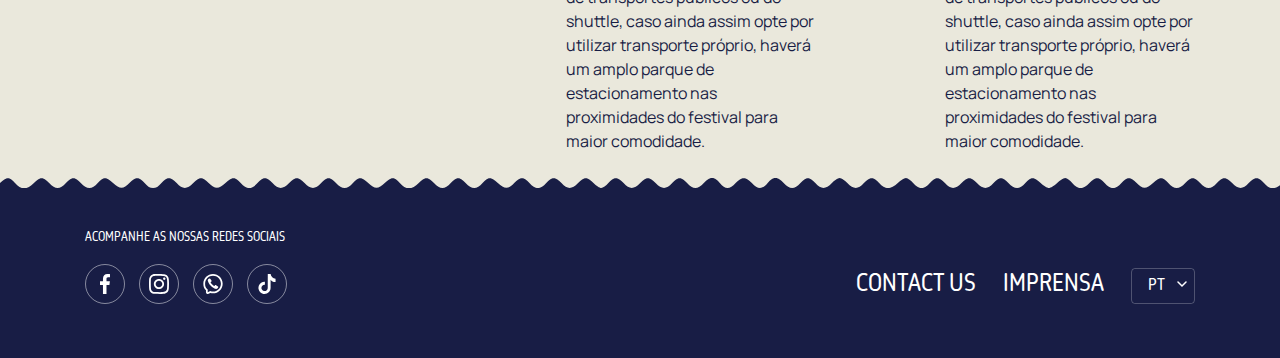
<file: informacoes-uteis-2.html>
<!DOCTYPE html>
<html lang="en">
<head>
    <meta charset="UTF-8">
    <meta name="viewport" content="width=device-width, initial-scale=1.0">
    <link rel="stylesheet" href="https://cdn.jsdelivr.net/npm/swiper@11/swiper-bundle.min.css" />
    <link rel="stylesheet" href="style.css">
    <title>Informações Úteis - Tasi Fest - Timor-Leste 2025</title>
</head>
<body>
    <header class="site-head pos-relative bg-yellow" role="banner">
        <div class="wrapper pb-xs pos-relative">
            <div class="flex justify-content:space-between align-items:center">
                <div class="flex align-items:center pos-relative">
                    <a href="index.html">
                        <svg class="logo" width="72" height="79" viewBox="0 0 72 79" xmlns="http://www.w3.org/2000/svg">
                            <path d="M62.34 34.0044C59.9051 34.5901 58.9701 35.1346 57.7989 36.0901C57.9633 36.3778 58.1277 36.6723 58.292 36.9736C59.1756 38.5353 59.6688 40.0764 59.8537 41.5765C63.2236 41.8641 65.8538 43.4977 67.8367 46.2409C69.2031 48.1416 70.0148 50.2786 70.5285 52.5389C71.8436 58.2616 71.5662 63.9021 69.6038 69.4501C69.2853 70.3645 68.8744 71.2378 68.5045 72.1317C68.4634 72.2447 68.4018 72.3577 68.3401 72.4707C68.3127 72.4844 68.2819 72.4947 68.2477 72.5015C67.662 71.5563 67.0456 70.6316 66.5011 69.6659C64.6312 66.3576 63.4907 62.7925 62.9051 59.0424C62.6277 57.2445 62.2989 55.4465 61.8366 53.6896C61.2613 51.4704 60.316 49.4053 58.8982 47.6074C56.2475 53.7102 48.9837 58.5082 42.9528 60.4089C41.1754 60.974 39.3158 61.4055 37.4767 61.7548C36.2438 61.9808 34.9904 62.176 33.7266 62.1452C31.7746 62.0938 29.8225 62.0117 27.8704 61.8678C27.3053 63.0596 26.5142 65.248 26.73 67.6727C27.0587 71.2995 27.069 73.7447 24.7265 76.4365C22.3738 79.118 20.1545 78.9023 19.8977 78.0187C19.6511 77.1351 19.8258 74.8029 18.0894 72.5221C16.3531 70.2309 21.2847 65.0939 21.7573 64.2206C22.1066 63.5836 21.9525 62.0219 21.8292 61.2103C20.0107 60.9534 17.8326 60.9329 16.2607 59.8541C14.6579 58.7548 14.5757 55.6417 14.7093 53.8951C14.7812 53.0424 14.9045 52.1691 15.0689 51.306C14.7606 51.4601 14.4421 51.6143 14.1442 51.7684C11.4113 53.2067 8.35986 54.3266 5.46256 52.6211C2.95568 51.1416 -0.167648 51.9122 0.00701187 51.1006C0.181672 50.2992 1.71251 49.282 1.71251 49.282C3.9009 47.5046 5.73997 47.2889 8.99686 47.7512C11.3394 48.0902 14.5962 47.4738 16.2298 47.1039C17.1545 44.5046 18.3771 41.9771 19.6717 39.7374C21.6237 36.3778 24.0279 33.2441 26.956 30.6859C31.867 26.3913 39.6445 22.7132 45.9117 23.792C45.9391 23.5659 45.9563 23.3399 45.9631 23.1139C46.035 21.2748 45.6241 19.5077 44.9871 17.7919C44.4117 16.261 43.6001 14.8638 42.7576 13.4768C41.874 12.0281 40.9904 10.5897 40.3123 9.02807C39.4082 6.95269 38.7712 4.79513 38.4322 2.55538C38.35 2.01085 38.2883 1.45605 38.2062 0.8396C38.8329 1.14782 39.3979 1.40468 39.9528 1.69235C43.3843 3.50059 46.2611 5.96638 48.5625 9.07944C49.7953 10.7336 50.8433 12.5007 51.5933 14.422C52.4461 16.6001 52.8159 18.8398 52.3331 21.1721C51.9837 22.8159 51.2132 24.2337 50.0728 25.4358C50.946 26.0214 51.7474 26.7715 52.4563 27.6859C52.929 28.292 53.3502 28.8674 53.7509 29.4324C54.4803 29.2681 55.0454 28.9496 55.6105 28.4461C56.9153 27.2646 60.2647 25.2817 62.9051 24.4906C65.5456 23.7098 66.4394 23.8742 67.7134 24.3468C69.0593 24.8296 71.9361 27.7064 71.9977 28.405C72.0696 29.2783 70.4258 29.3092 70.4258 29.3092C69.1415 31.8982 65.4634 33.2544 62.34 34.0044ZM34.6308 30.2133C33.0383 34.4257 31.3944 38.6586 29.3396 42.6655C29.1547 43.0251 29.3807 43.3128 29.8019 43.2511C31.0246 43.0765 32.2574 42.9018 33.4801 42.7477C33.8705 42.6963 34.2198 42.3573 34.2301 42.0285C34.2506 41.0216 34.3328 40.0148 34.415 39.0079C34.4458 38.6997 34.7438 38.3915 35.0931 38.3298C35.1136 38.323 35.1376 38.3196 35.165 38.3196C35.5143 38.2579 35.7712 38.4737 35.7301 38.7819C35.6068 39.8401 35.4219 40.8881 35.1547 41.9155C35.0623 42.2545 35.3191 42.5217 35.7198 42.4806C36.8979 42.3573 38.076 42.234 39.2541 42.1107C39.6548 42.0696 40.0041 41.6586 39.9322 41.299C39.1616 37.2408 37.9493 33.275 37.4459 29.1756C37.415 28.9496 37.2301 28.8365 37.0041 28.9187C36.2643 29.1653 35.8945 29.3092 35.1753 29.6174C34.9493 29.7099 34.7232 29.9667 34.6308 30.2133ZM66.3572 29.2064C66.4702 29.4427 66.8093 29.5044 67.1278 29.3503C67.4463 29.2064 67.6209 28.8982 67.5079 28.6619C67.4052 28.4359 67.0559 28.3639 66.7374 28.5181C66.4086 28.6722 66.2442 28.9804 66.3572 29.2064ZM51.4598 31.3229C51.1824 31.0763 50.7303 31.066 50.3707 31.0866C50.2269 31.0866 50.0625 31.0866 49.9186 31.1277C49.744 31.179 49.6515 31.3023 49.6412 31.477C49.631 31.6619 49.6823 31.8469 49.7234 32.0318C49.8364 32.4941 50.0625 32.9462 50.196 33.3777C50.3707 33.9942 50.5454 34.6106 50.6995 35.2271C51.0385 36.6038 51.0488 39.275 51.0385 40.7031C51.0282 41.3915 51.7988 41.4326 52.3125 41.4429C52.8159 41.4429 53.3296 41.4532 53.8433 41.4634C54.2029 41.4737 54.6242 41.5559 54.9427 41.371C55.5797 40.9908 55.1379 40.0764 54.9838 39.5319C54.6447 38.3298 54.1618 37.1586 53.6892 36.0079C53.1139 34.5592 52.5283 33.1003 51.768 31.7441C51.6755 31.5797 51.5933 31.4462 51.4598 31.3229ZM50.0111 30.1311C50.3913 30.2544 51.0488 30.3571 51.3878 30.0694C51.5419 29.9256 51.583 29.7715 51.5317 29.6071C51.4187 29.1756 50.7817 28.7338 50.494 28.6105C50.1036 28.4461 49.5282 28.2715 49.1584 28.5694C48.4289 29.155 49.4769 29.9359 50.0111 30.1311ZM45.2336 37.0456C44.4734 37.0661 43.8055 36.799 43.3535 36.388C43.1069 36.1517 42.7062 36.1517 42.4494 36.3777C41.8809 36.8435 41.3124 37.3093 40.7439 37.775C40.5281 37.9497 40.4254 38.2168 40.4665 38.4634C40.9082 40.7237 42.9733 41.9052 45.172 41.7511C47.6378 41.5867 50.2269 39.799 49.5282 37.0353C49.0659 35.1654 47.3501 33.7579 45.7371 32.864C44.9254 32.4222 43.0042 31.9599 42.7987 31.1277C42.6754 30.6448 43.7439 30.501 44.3809 30.501C45.0179 30.501 45.7474 30.6242 46.3022 30.7886C46.6001 30.8811 46.857 30.7373 46.8775 30.4496C46.9289 29.8023 46.9494 29.4838 46.9597 28.8571C46.97 28.5489 46.7028 28.1687 46.4049 28.0454C45.7884 27.7886 45.2542 27.6448 44.6686 27.5934C42.5932 27.4393 40.6514 29.0523 40.6103 31.1482C40.5487 34.4154 44.6788 33.8709 45.9117 36.0695C46.1789 36.7065 45.7371 37.025 45.2336 37.0456ZM23.2984 38.2168C23.4423 38.3401 23.5964 38.4737 23.7608 38.5661C24.0998 38.7511 24.3464 38.3709 24.593 38.1654C24.956 37.8504 25.3224 37.5387 25.6923 37.2305C25.7334 37.1894 25.7848 37.1689 25.8464 37.1689C26.0005 37.1586 25.98 37.2921 25.9286 37.3949C24.8909 39.573 23.7299 41.7306 22.9902 44.0114C22.8977 44.2785 23.2368 44.4224 23.6991 44.3196C24.8498 44.0628 26.0005 43.8162 27.1512 43.5491C27.6238 43.4463 27.7677 43.0765 27.8396 42.6244C28.0862 40.9737 28.3362 39.3196 28.5896 37.662C28.7129 36.8606 28.7232 36.0079 28.9184 35.2271C29.1238 34.4257 30.0896 34.1585 30.7266 33.6346C31.1684 33.275 31.6924 33.2133 31.6718 32.5661C31.6615 32.1756 31.5896 31.7852 31.4355 31.4256C31.3841 31.3126 31.3122 31.179 31.2198 31.0558C31.0965 30.8708 30.9013 30.6859 30.665 30.6653C30.4184 30.6448 30.2437 30.84 30.0793 30.9941C29.8122 31.2201 29.5417 31.4462 29.2677 31.6722C29.2677 31.7647 28.7642 32.1037 28.6821 32.1756C28.4697 32.3537 28.2574 32.5318 28.0451 32.7099C27.6546 33.0387 27.2608 33.3709 26.8635 33.7065C26.0142 34.4188 25.1683 35.138 24.3258 35.864C23.843 36.2853 22.9799 36.8093 22.7539 37.436C22.6717 37.6517 23.1443 38.0832 23.2984 38.2168ZM27.0074 48.0902C27.1375 47.3847 27.2779 46.6758 27.4286 45.9635C27.48 45.7375 27.295 45.5731 27.0279 45.6039C24.9731 45.8402 22.9388 46.1279 20.884 46.3745C20.6272 46.395 20.3703 46.5697 20.3087 46.7649C19.4148 49.8266 18.0175 54.3883 19.6717 56.9773C19.7539 57.1006 20.0621 57.2958 20.2984 57.3883C21.4696 57.7376 22.5998 57.8917 23.8121 58.0253C24.0998 58.0561 24.1717 57.9123 24.0073 57.7171C22.908 56.402 22.3018 54.7068 22.1169 52.9396C22.0964 52.7239 22.3429 52.5389 22.6306 52.5389C23.4217 52.5287 24.2128 52.5492 25.0142 52.5492C25.2813 52.5492 25.5176 52.4054 25.5485 52.1896C25.6101 51.6451 25.6409 51.3677 25.7231 50.8231C25.7539 50.5971 25.569 50.4225 25.2916 50.4327C24.3772 50.4636 23.4628 50.4738 22.5587 50.5252C22.3018 50.5355 22.1066 50.3916 22.1374 50.1862C22.1683 49.8677 22.2094 49.5389 22.2607 49.2101C22.3018 48.9944 22.5587 48.7991 22.8258 48.7786C24.0279 48.6759 25.23 48.6245 26.4218 48.5423C26.6992 48.5217 26.956 48.3265 27.0074 48.0902ZM35.7198 47.4943C35.85 46.7135 35.9767 45.9327 36.1 45.1518C36.1411 44.895 35.9459 44.7101 35.6582 44.7306C33.4801 44.9155 31.3122 45.1313 29.1341 45.3676C28.8567 45.3984 28.5999 45.6142 28.5588 45.8505C27.8396 49.5903 26.2882 54.2958 27.1307 58.1178C27.1718 58.2924 27.4389 58.4568 27.6957 58.4774C29.73 58.652 31.7643 58.7548 33.8088 58.8164C34.0554 58.8267 34.2506 58.6726 34.2403 58.4774C34.2095 57.2342 34.3225 56.0218 34.4767 54.789C34.5075 54.5424 34.3123 54.3369 34.0451 54.3472C32.8191 54.3609 31.5896 54.3677 30.3567 54.3677C30.0896 54.3677 29.8841 54.1725 29.9149 53.9259C29.956 53.515 29.9766 53.3095 30.028 52.9191C30.0588 52.693 30.3054 52.5081 30.5828 52.4978C31.5622 52.4773 32.5417 52.4567 33.5212 52.4362C33.7986 52.4259 34.0554 52.2513 34.0965 52.0047C34.1992 51.3985 34.2506 51.1005 34.3534 50.4944C34.3945 50.2478 34.2095 50.0526 33.9219 50.0731C32.9287 50.1142 31.9355 50.1588 30.9424 50.2067C30.6547 50.217 30.4595 50.032 30.5006 49.7957C30.5725 49.354 30.6136 49.1279 30.6855 48.6861C30.7266 48.4498 30.9937 48.2341 31.2711 48.2135C32.5554 48.1313 33.8397 48.0491 35.1239 47.9772C35.4116 47.9567 35.6684 47.7409 35.7198 47.4943ZM39.9219 48.1416C39.9733 47.5765 41.3809 47.3813 42.0487 47.33C42.9117 47.2683 43.7953 47.2272 44.6686 47.33C44.9357 47.3505 45.2336 47.1861 45.3672 46.9395C45.7713 46.1519 46.1652 45.3573 46.5487 44.5559C46.6617 44.2991 46.5179 44.0525 46.2302 44.0217C45.3158 43.9395 44.4014 43.8881 43.5076 43.96C41.0932 44.1553 38.0315 45.3162 37.4767 48.1211C37.1787 49.6314 37.9596 50.6896 39.1925 51.4293C39.8706 51.83 41.422 52.0971 41.6069 53.0013C41.6274 53.6485 41.0418 54.0389 40.5281 54.1006C39.6856 54.2136 39.0897 53.9054 38.8021 53.4328C38.689 53.2478 38.4219 53.2376 38.1856 53.4019C37.4767 53.9259 36.7781 54.4499 36.0897 55.0047C35.9561 55.1177 35.8637 55.2924 35.8739 55.4568C36.0075 57.4705 37.2712 58.9397 39.5315 58.5596C42.1925 58.0972 44.4425 55.8266 45.1823 53.2992C45.7063 51.5012 44.2782 50.4019 42.8192 49.7444C42.0589 49.4053 39.85 48.8402 39.9219 48.1416ZM56.8126 43.8059C56.8331 43.621 56.679 43.4669 56.4735 43.4566C53.7612 43.3128 50.9974 43.5491 48.2953 43.7135C48.0077 43.734 47.7611 43.9498 47.72 44.1963C47.6172 44.9464 47.4837 45.7066 47.3398 46.4566C47.2885 46.7032 47.4734 46.8779 47.7611 46.8368C48.494 46.7615 49.2269 46.6793 49.9597 46.5902C50.2371 46.5594 50.4221 46.7341 50.3604 46.9601C49.446 50.1759 47.9974 53.3403 46.4152 56.2582C46.3022 56.4636 46.4152 56.5561 46.672 56.4636C47.8638 55.9808 49.0453 55.467 50.1549 54.7992C50.3604 54.6657 50.6584 54.4191 50.7611 54.2547C52.22 51.9739 53.1653 49.2204 53.7817 46.5183C53.8331 46.3128 54.0694 46.1073 54.3057 46.0765C55.0454 45.984 55.3845 45.9429 56.042 45.871C56.2475 45.8505 56.453 45.6758 56.5043 45.5012C56.679 44.8231 56.7407 44.484 56.8126 43.8059ZM35.9048 35.299C35.9048 35.6175 35.6274 35.9462 35.2883 36.0182C34.9493 36.0901 34.7027 35.8846 34.7541 35.5661C34.8054 35.2065 34.8773 34.8777 34.939 34.5901C35.0828 33.9428 35.278 33.3983 35.5349 33.3263C35.7917 33.2544 35.8739 33.7373 35.8945 34.3537C35.8945 34.6311 35.9048 34.9496 35.9048 35.299Z" />
                            <path d="M6.72491 45.9199C6.91669 45.8788 7.1119 45.8411 7.31054 45.8069C7.39958 45.7932 7.48862 45.7795 7.57766 45.7658C7.63931 45.7521 7.69753 45.7418 7.75232 45.735C7.77287 45.735 7.78999 45.7315 7.80369 45.7247C7.82424 45.7247 7.94753 45.7041 7.85506 45.7247C8.31397 45.663 8.77289 45.6185 9.2318 45.5911C10.2181 45.5295 11.2147 45.5295 12.201 45.6322C12.338 45.6459 12.4716 45.6596 12.6017 45.6733C12.7147 45.6939 12.5298 45.663 12.6325 45.6836C12.6668 45.6904 12.701 45.6939 12.7353 45.6939C12.8038 45.7076 12.8723 45.7213 12.9407 45.735C13.2147 45.7761 13.4853 45.8274 13.7524 45.8891C13.9373 45.9404 14.1428 45.8377 14.1839 45.6425C14.2798 45.2726 14.3962 44.9096 14.5332 44.5534C14.5675 44.4712 14.5983 44.3891 14.6257 44.3069C14.636 44.2966 14.6873 44.1733 14.6565 44.2452C14.6771 44.1904 14.6976 44.1391 14.7182 44.0911C14.8004 43.9199 14.8826 43.7486 14.9647 43.5774C15.136 43.2418 15.3278 42.9164 15.5401 42.6014C15.6428 42.4438 15.7524 42.2863 15.8689 42.1288C15.8894 42.0945 15.9134 42.0603 15.9408 42.026C15.9511 42.0157 15.9922 41.9644 15.9613 41.9952C15.9305 42.0363 16.0024 41.9541 15.9922 41.9541C16.0538 41.8788 16.1154 41.8034 16.1771 41.7281C16.4511 41.3993 16.7456 41.0911 17.0607 40.8034C17.1942 40.6698 17.1942 40.4233 17.0607 40.2897C16.9066 40.1561 16.7011 40.1561 16.5572 40.2897C15.386 41.3787 14.4921 42.7247 13.9065 44.2041C13.7421 44.6151 13.6051 45.0329 13.4956 45.4576C13.6462 45.3685 13.7935 45.2829 13.9373 45.2007C12.9407 44.9644 11.9133 44.8617 10.8962 44.8411C9.92016 44.8206 8.94412 44.8719 7.97835 44.9952C7.49547 45.0466 7.01259 45.1288 6.52971 45.2315C6.34477 45.2726 6.22148 45.4884 6.28313 45.6733C6.34477 45.8583 6.5297 45.961 6.72491 45.9199Z" />
                            <path d="M62.9289 40.9091C62.9974 40.916 63.0625 40.9228 63.1241 40.9297C63.1584 40.9297 63.1926 40.9331 63.2269 40.9399C63.3296 40.9502 63.1447 40.9297 63.2577 40.9399C63.3947 40.9605 63.5317 40.9845 63.6687 41.0119C63.9221 41.0666 64.1755 41.1317 64.429 41.2071C64.6755 41.2824 64.9187 41.368 65.1584 41.4639C65.2612 41.505 65.0968 41.4331 65.1892 41.4845C65.2166 41.4913 65.2475 41.5016 65.2817 41.5153C65.3296 41.5427 65.3776 41.5667 65.4255 41.5872C65.5557 41.6488 65.6824 41.7105 65.8057 41.7721C66.0317 41.8954 66.2509 42.029 66.4632 42.1728C66.5728 42.2413 66.679 42.3167 66.7817 42.3989C66.8297 42.4263 66.8742 42.4571 66.9153 42.4913C66.8536 42.4502 66.9358 42.5119 66.9461 42.5119C66.9804 42.5393 67.0146 42.5667 67.0488 42.5941C67.405 42.8954 67.7372 43.2208 68.0454 43.5701C68.1139 43.6523 68.1824 43.7379 68.2509 43.827C68.2852 43.8681 68.3194 43.9091 68.3537 43.9502C68.3639 43.9605 68.4256 44.0324 68.3639 43.9708C68.3913 43.9982 68.4153 44.0256 68.4359 44.053C68.5728 44.2379 68.703 44.4229 68.8263 44.6078C69.0934 44.9982 69.34 45.3989 69.566 45.8099C69.792 46.2208 70.0044 46.6421 70.203 47.0736C70.2509 47.1763 70.2989 47.2825 70.3468 47.3921C70.3674 47.4469 70.3914 47.4982 70.4188 47.5462C70.4393 47.6078 70.4188 47.5565 70.4085 47.5462C70.429 47.5804 70.4462 47.6147 70.4599 47.6489C70.542 47.8544 70.6208 48.0599 70.6962 48.2654C70.8503 48.6866 70.9941 49.1181 71.0968 49.5599C71.1516 49.7517 71.1927 49.9435 71.2201 50.1353C71.227 50.1764 71.2338 50.2175 71.2407 50.2586C71.251 50.3305 71.2304 50.2791 71.2407 50.2483C71.2407 50.2586 71.251 50.2996 71.251 50.3202C71.2578 50.4024 71.2647 50.4846 71.2715 50.5668C71.2818 50.7517 71.4256 50.9366 71.6311 50.9264C71.816 50.9161 72.001 50.7723 71.9907 50.5668C71.9496 49.8168 71.7338 49.077 71.4975 48.3784C71.179 47.464 70.7886 46.5804 70.3366 45.7379C69.8845 44.8749 69.3605 44.053 68.7441 43.2927C68.0968 42.5016 67.3263 41.8338 66.4427 41.3201C65.3742 40.6831 64.1721 40.3029 62.9289 40.1899C62.744 40.1796 62.5693 40.3646 62.5693 40.5495C62.5796 40.755 62.7337 40.8886 62.9289 40.9091Z" />
                            <path d="M14.0191 69.5343C15.0157 69.1542 15.9403 68.6096 16.7623 67.9315C17.5636 67.2637 18.2623 66.4623 18.8068 65.5788C19.1253 65.0651 19.3822 64.5205 19.5979 63.9657C19.6698 63.7911 19.526 63.5651 19.3513 63.524C19.1459 63.4726 18.9815 63.5856 18.9095 63.7705C18.889 63.8253 18.8684 63.8801 18.8479 63.9349C18.8342 63.9623 18.8205 63.9897 18.8068 64.0171C18.8479 63.9452 18.8068 64.0377 18.7965 64.0479C18.7486 64.1644 18.6972 64.2808 18.6424 64.3973C18.5328 64.6233 18.413 64.8425 18.2828 65.0548C18.1527 65.274 18.0157 65.4863 17.8719 65.6918C17.8034 65.7877 17.7349 65.8836 17.6664 65.9795C17.7177 65.9075 17.6561 65.9897 17.6458 66C17.6253 66.0206 17.6047 66.0445 17.5842 66.0719C17.5431 66.1267 17.502 66.1815 17.4609 66.2363C17.139 66.6062 16.7931 66.9521 16.4232 67.274C16.3342 67.3562 16.2451 67.435 16.1561 67.5103C16.1287 67.5309 16.1047 67.548 16.0842 67.5617C16.0739 67.572 15.9917 67.6336 16.0636 67.5822C16.0088 67.6233 15.9506 67.6644 15.889 67.7055C15.6903 67.8562 15.4848 67.9966 15.2725 68.1268C15.0328 68.2706 14.7896 68.4076 14.5431 68.5377C14.4129 68.5994 14.2862 68.6576 14.1629 68.7124C14.1355 68.7261 14.1081 68.7364 14.0807 68.7432C14.1526 68.7124 14.0396 68.7638 14.0191 68.7638C13.9574 68.7911 13.8924 68.8185 13.8239 68.8459C13.6492 68.9076 13.5156 69.0925 13.5773 69.2877C13.6287 69.4521 13.8341 69.6062 14.0191 69.5343Z" />
                        </svg>
                    </a>
                    <nav id="primary-nav">
                        <ul class="cluster cluster:center gap:2xs nav-list ff-october" role="list">
                            <li><a href="index.html">Home</a></li>
                            <li class="icon icon-seaweed-1"><a href="cartaz.html">Cartaz</a></li>
                            <li class="icon icon-ocean-star"><a href="alem-da-musica.html">Além da Música</a></li>
                            <li class="icon icon-wave"><a href="o-festival.html">O Festival</a></li>
                            <li class="icon icon-heart"><a href="edicoes-anteriores.html">Edições Anteriores</a></li>
                            <li class="current_page_item"><a href="informacoes-uteis.html">Informações úteis</a></li>
                            <li class="icon icon-splash"><a href="timor-leste.html">Timor-Leste</a></li>
                            <li class="icon icon-seaweed-2"><a href="parceiros.html">Parceiros</a></li>
                            <li class="icon icon-musical-note-1"><a href="quem-somos.html">Quem somos</a></li>
                            <li class="icon icon-musical-note-2"><a href="bilheteria.html">Bilhereria</a></li>
                        </ul>
                    </nav>
                    <img src="assets/img/sticker-make-waves.webp" alt="Make Waves" class="sticker-make-waves pos-absolute" >
                </div>    
                <div class="header-lang pos-absolute">    
                    <div class="select pos-relative">
                        <select name="language" class="lang ff-october"> 
                            <option value="PT">PT</option>
                            <option value="EN">EN</option>
                            <option value="TET">TET</option>
                        </select>
                    </div>
                </div>
            </div>            
        </div>  
    </header>
    <main>
        <section class="bg-off-white pb-xl">
            <div class="wrapper">
                <div class="stack stack:m">
                    <h2 class="title-wave title-wave-orange-100 color-pink flex">Informações Úteis</h2>
                    <h3 class="text-step-3 text-uppercase color-orange-100 ff-salomfu flex gap:s align-items:center">
                        <svg width="49" height="52" viewBox="0 0 49 52" fill="none" xmlns="http://www.w3.org/2000/svg">
                            <path d="M24.3991 1.18703C24.2476 1.0554 24.0237 0.922595 23.8869 0.88593C23.75 0.849265 23.5556 0.906378 23.4295 0.981838C23.3167 1.07904 23.0758 1.57894 22.9074 2.07998C22.7218 2.57644 21.5749 7.05738 20.3318 12.0405C19.0887 17.0237 17.9887 21.2987 17.871 21.5767C17.6854 22.0731 17.6683 22.0686 16.8878 21.7502C16.4548 21.5795 13.6931 20.2387 10.7285 18.7525C6.45799 16.6251 5.00747 15.9816 3.71144 15.6161C2.27857 15.2139 1.99318 15.1921 1.61891 15.4013C1.37069 15.5351 1.13325 15.7809 1.11521 15.94C1.07615 16.1116 1.18619 16.5052 1.34996 16.8221C1.50983 17.1563 2.35401 18.311 3.24803 19.4063C4.13814 20.5187 5.74921 22.3704 6.84067 23.555C7.93213 24.7396 9.29632 26.1611 9.87747 26.7173C10.4586 27.2736 10.9411 27.7852 10.9254 27.8538C10.9059 27.9396 9.59344 28.4436 8.01808 28.9865C6.43882 29.5464 4.43007 30.319 3.54468 30.7008C2.65539 31.0998 1.643 31.7206 1.25068 32.0888C0.854454 32.4742 0.514922 32.9294 0.471961 33.1182C0.428998 33.307 0.448124 33.6216 0.528799 33.8253C0.641259 34.1285 0.834796 34.235 1.46227 34.3485C1.9016 34.4116 3.39158 34.4831 4.79064 34.4757C6.18579 34.4854 8.91402 34.3789 10.8296 34.255L14.3333 34.0103C13.9772 34.6978 13.5571 35.5866 13.1659 36.4285C12.7747 37.2704 11.766 39.549 10.9118 41.4685C10.0746 43.3925 9.33713 45.1976 9.27073 45.4893C9.18723 45.7764 9.24205 46.1734 9.37404 46.3909C9.54563 46.6735 9.75236 46.8018 10.1101 46.8248C10.3994 46.8295 10.9261 46.5883 11.4289 46.2132C11.8686 45.8759 12.7784 45.2275 13.4204 44.7987C14.0834 44.3574 16.3427 42.7234 18.4719 41.182C20.588 39.6189 22.3826 38.3519 22.4682 38.3749C22.5366 38.3932 22.8182 39.0695 23.0896 39.8704C23.382 40.6588 24.0015 42.4816 24.4729 43.9187C24.9443 45.3559 25.5702 47.0711 25.8689 47.752C26.1505 48.4283 26.7304 49.5485 27.1395 50.2226C27.6108 51.0225 28.0077 51.5112 28.2642 51.5799C28.4695 51.6349 28.7798 51.627 28.9362 51.5779C29.1517 51.5082 29.3675 51.0381 29.7108 49.9284C29.9613 49.067 30.7952 45.7221 31.5295 42.496C32.2848 39.2574 32.9204 36.624 32.9718 36.6377C33.0231 36.6515 33.8779 37.281 34.8842 38.0422C35.8696 38.816 37.305 39.7651 38.0659 40.1692C38.823 40.5906 39.9338 41.0521 40.5496 41.2171C41.4009 41.4634 41.7454 41.4647 42.0186 41.3012C42.2287 41.1754 42.4436 40.8688 42.5061 40.5943C42.5647 40.3369 42.5147 39.7591 42.4203 39.2969C42.3049 38.8472 41.8706 37.5656 41.4697 36.4569C41.0687 35.3481 40.2332 33.3582 39.624 32.048L38.5166 29.6575C42.2307 28.2495 44.0933 27.4013 45.052 26.8571C46.0277 26.3175 47.1149 25.6074 47.4652 25.2644C47.8287 24.943 48.2273 24.4672 48.3754 24.2156C48.5429 23.8781 48.5595 23.6459 48.4182 23.3896C48.3165 23.1985 48.0095 22.9524 47.7305 22.823C47.4514 22.6936 45.9903 22.5751 44.2545 22.547C42.6082 22.5246 40.7146 22.4724 40.0163 22.4309C39.335 22.394 38.2526 22.2861 37.6554 22.1989L36.5334 22.0257C36.992 20.7285 37.7601 17.912 38.5501 14.9194C39.3572 11.9314 40.0241 9.16064 40.0587 8.76938C40.0933 8.37812 40.0331 7.92503 39.9065 7.76366C39.7931 7.62404 39.5009 7.47293 39.2497 7.46024C38.9091 7.4418 38.3853 7.82943 37.0798 9.09999C36.1418 10.0321 33.9916 12.2233 32.3218 13.9788C30.6348 15.7297 29.0396 17.396 28.7695 17.7059L28.2696 18.2275C27.3258 12.5673 26.7363 9.49632 26.3562 7.73771C25.9761 5.97909 25.4308 3.83027 25.154 2.97324C24.8772 2.11621 24.5374 1.29692 24.3991 1.18703Z" fill="#FF3400"/>
                            </svg>                            
                        Onde Ficar
                    </h3>
                    <div class="stack stack:m">
                        <div class="with-sidebar left-sidebar reservation-sidebar gap:m">
                            <div>
                                <img class="img-border" src="assets/img/hotel-timor.jpg" alt="">
                            </div>
                            <div class="stack stack:xs justify-content:center">
                                <h3 class="text-ste--1 text-uppercase color-blue-100 fw-bold">Hotel Timor</h3>
                                <div class="text-step--2 color-blue-100">
                                    <p>At vero eos et accusamus et iusto odio dignissimos ducimus qui blanditiis praesentium voluptatum deleniti atque corrupti quos dolores et quas molestias excepturi sint occaecati cupiditate non provident, similique sunt in culpa qui officia deserunt mollitia animi, id est laborum et dolorum fuga.</p>
                                </div>
                                <a class="btn btn:primary btn:medium bg-yellow color-blue-50 text-step--1" href="https://www.booking.com/hotel/tl/timor.en-gb.html?aid=2276374&label=msn-pi2Wxv0ghFr0gDxkczP4SA-80195767947921%3Atikwd-80195916649944%3Aloc-222%3Aneo%3Amte%3Alp222%3Adec%3Aqshotel%20timor%20dili&sid=56db59030569dccaa2f89f8458fcabd2&dest_id=900050624&dest_type=city&dist=0&group_adults=2&group_children=0&hapos=1&hpos=1&no_rooms=1&req_adults=2&req_children=0&room1=A%2CA&sb_price_type=total&sr_order=popularity&srepoch=1738676717&srpvid=a80360b2ff0600ad&type=total&ucfs=1&" target="_blank">Reservar</a>
                            </div>
                        </div>
                    </div>
                    <div class="stack stack:m">
                        <div class="with-sidebar left-sidebar reservation-sidebar gap:m">
                            <div>
                                <img class="img-border" src="assets/img/timor-plaza.jpg" alt="">
                            </div>
                            <div class="stack stack:xs justify-content:center">
                                <h3 class="text-ste--1 text-uppercase color-blue-100 fw-bold">Timor Plaza Hotel & Apartments</h3>
                                <div class="text-step--2 color-blue-100">
                                    <p>At vero eos et accusamus et iusto odio dignissimos ducimus qui blanditiis praesentium voluptatum deleniti atque corrupti quos dolores et quas molestias excepturi sint occaecati cupiditate non provident, similique sunt in culpa qui officia deserunt mollitia animi, id est laborum et dolorum fuga.</p>
                                </div>
                                <a class="btn btn:primary btn:medium bg-yellow color-blue-50 text-step--1" href="https://www.booking.com/hotel/tl/timor-plaza-amp-apartments.en-gb.html?aid=2276374&label=msn-pi2Wxv0ghFr0gDxkczP4SA-80195767947921%3Atikwd-80195916649944%3Aloc-222%3Aneo%3Amte%3Alp222%3Adec%3Aqshotel%20timor%20dili&sid=56db59030569dccaa2f89f8458fcabd2&dest_id=900050624&dest_type=city&dist=0&group_adults=2&group_children=0&hapos=5&hpos=5&no_rooms=1&req_adults=2&req_children=0&room1=A%2CA&sb_price_type=total&sr_order=popularity&srepoch=1738677218&srpvid=d349618f2ed60297&type=total&ucfs=1&" target="_blank">Reservar</a>
                            </div>
                        </div>
                    </div>
                    <div class="stack stack:m">
                        <div class="with-sidebar left-sidebar reservation-sidebar gap:m">
                            <div>
                                <img class="img-border" src="assets/img/palm-spring.jpg" alt="">
                            </div>
                            <div class="stack stack:xs justify-content:center">
                                <h3 class="text-ste--1 text-uppercase color-blue-100 fw-bold">Palm Springs Hotel</h3>
                                <div class="text-step--2 color-blue-100">
                                    <p>At vero eos et accusamus et iusto odio dignissimos ducimus qui blanditiis praesentium voluptatum deleniti atque corrupti quos dolores et quas molestias excepturi sint occaecati cupiditate non provident, similique sunt in culpa qui officia deserunt mollitia animi, id est laborum et dolorum fuga.</p>
                                </div>
                                <a class="btn btn:primary btn:medium bg-yellow color-blue-50 text-step--1" href="https://www.booking.com/hotel/tl/palm-springs-dili.en-gb.html?aid=2276374&label=msn-pi2Wxv0ghFr0gDxkczP4SA-80195767947921%3Atikwd-80195916649944%3Aloc-222%3Aneo%3Amte%3Alp222%3Adec%3Aqshotel%20timor%20dili&sid=56db59030569dccaa2f89f8458fcabd2&dest_id=900050624&dest_type=city&dist=0&group_adults=2&group_children=0&hapos=14&hpos=14&no_rooms=1&req_adults=2&req_children=0&room1=A%2CA&sb_price_type=total&sr_order=popularity&srepoch=1738677336&srpvid=921f61e5b07100c8&type=total&ucfs=1&" target="_blank">Reservar</a>
                            </div>
                        </div>
                    </div>
                    <div class="stack stack:m">
                        <div class="with-sidebar left-sidebar reservation-sidebar gap:m">
                            <div>
                                <img class="img-border" src="assets/img/sunset-inn.jpg" alt="">
                            </div>
                            <div class="stack stack:xs justify-content:center">
                                <h3 class="text-ste--1 text-uppercase color-blue-100 fw-bold">Sunset Inn by Pro-ema</h3>
                                <div class="text-step--2 color-blue-100">
                                    <p>At vero eos et accusamus et iusto odio dignissimos ducimus qui blanditiis praesentium voluptatum deleniti atque corrupti quos dolores et quas molestias excepturi sint occaecati cupiditate non provident, similique sunt in culpa qui officia deserunt mollitia animi, id est laborum et dolorum fuga.</p>
                                </div>
                                <a class="btn btn:primary btn:medium bg-yellow color-blue-50 text-step--1" href="https://www.booking.com/hotel/tl/sunset-inn-by-pro-ema.en-gb.html?aid=2276374&label=msn-pi2Wxv0ghFr0gDxkczP4SA-80195767947921%3Atikwd-80195916649944%3Aloc-222%3Aneo%3Amte%3Alp222%3Adec%3Aqshotel%20timor%20dili&sid=56db59030569dccaa2f89f8458fcabd2&dest_id=900050624&dest_type=city&dist=0&group_adults=2&group_children=0&hapos=1&hpos=1&no_rooms=1&req_adults=2&req_children=0&room1=A%2CA&sb_price_type=total&sr_order=popularity&srepoch=1738677161&srpvid=d349618f2ed60297&type=total&ucfs=1&" target="_blank">Reservar</a>
                            </div>
                        </div>
                    </div>
                    <!--<div class="swiper swiper-where">
                        <div class="swiper-wrapper">
                            <div class="swiper-slide">
                                <img class="img-border img-border:yellow" src="assets/img/poster-edicao-passada.webp" alt="">
                            </div>
                            <div class="swiper-slide">
                                <img class="img-border img-border:yellow" src="assets/img/poster-edicao-passada.webp" alt="">
                            </div>
                            <div class="swiper-slide">
                                <img class="img-border img-border:yellow" src="assets/img/poster-edicao-passada.webp" alt="">
                            </div>                                                
                        </div>
                        <div class="swiper-pagination"></div>
                    </div>-->
                </div>
            </div>
        </section>
        <section class="bg-off-white pb-l">
            <div class="wrapper">
                <div class="switcher switcher-address gap:m">
                    <div class="stack stack:m">
                        <h3 class="text-step-3 text-uppercase color-green-100 ff-salomfu flex gap:s align-items:center">
                            <svg width="49" height="52" viewBox="0 0 49 52" fill="none" xmlns="http://www.w3.org/2000/svg">
                                <path d="M24.3991 1.18703C24.2476 1.0554 24.0237 0.922595 23.8869 0.88593C23.75 0.849265 23.5556 0.906378 23.4295 0.981838C23.3167 1.07904 23.0758 1.57894 22.9074 2.07998C22.7218 2.57644 21.5749 7.05738 20.3318 12.0405C19.0887 17.0237 17.9887 21.2987 17.871 21.5767C17.6854 22.0731 17.6683 22.0686 16.8878 21.7502C16.4548 21.5795 13.6931 20.2387 10.7285 18.7525C6.45799 16.6251 5.00747 15.9816 3.71144 15.6161C2.27857 15.2139 1.99318 15.1921 1.61891 15.4013C1.37069 15.5351 1.13325 15.7809 1.11521 15.94C1.07615 16.1116 1.18619 16.5052 1.34996 16.8221C1.50983 17.1563 2.35401 18.311 3.24803 19.4063C4.13814 20.5187 5.74921 22.3704 6.84067 23.555C7.93213 24.7396 9.29632 26.1611 9.87747 26.7173C10.4586 27.2736 10.9411 27.7852 10.9254 27.8538C10.9059 27.9396 9.59344 28.4436 8.01808 28.9865C6.43882 29.5464 4.43007 30.319 3.54468 30.7008C2.65539 31.0998 1.643 31.7206 1.25068 32.0888C0.854454 32.4742 0.514922 32.9294 0.471961 33.1182C0.428998 33.307 0.448124 33.6216 0.528799 33.8253C0.641259 34.1285 0.834796 34.235 1.46227 34.3485C1.9016 34.4116 3.39158 34.4831 4.79064 34.4757C6.18579 34.4854 8.91402 34.3789 10.8296 34.255L14.3333 34.0103C13.9772 34.6978 13.5571 35.5866 13.1659 36.4285C12.7747 37.2704 11.766 39.549 10.9118 41.4685C10.0746 43.3925 9.33713 45.1976 9.27073 45.4893C9.18723 45.7764 9.24205 46.1734 9.37404 46.3909C9.54563 46.6735 9.75236 46.8018 10.1101 46.8248C10.3994 46.8295 10.9261 46.5883 11.4289 46.2132C11.8686 45.8759 12.7784 45.2275 13.4204 44.7987C14.0834 44.3574 16.3427 42.7234 18.4719 41.182C20.588 39.6189 22.3826 38.3519 22.4682 38.3749C22.5366 38.3932 22.8182 39.0695 23.0896 39.8704C23.382 40.6588 24.0015 42.4816 24.4729 43.9187C24.9443 45.3559 25.5702 47.0711 25.8689 47.752C26.1505 48.4283 26.7304 49.5485 27.1395 50.2226C27.6108 51.0225 28.0077 51.5112 28.2642 51.5799C28.4695 51.6349 28.7798 51.627 28.9362 51.5779C29.1517 51.5082 29.3675 51.0381 29.7108 49.9284C29.9613 49.067 30.7952 45.7221 31.5295 42.496C32.2848 39.2574 32.9204 36.624 32.9718 36.6377C33.0231 36.6515 33.8779 37.281 34.8842 38.0422C35.8696 38.816 37.305 39.7651 38.0659 40.1692C38.823 40.5906 39.9338 41.0521 40.5496 41.2171C41.4009 41.4634 41.7454 41.4647 42.0186 41.3012C42.2287 41.1754 42.4436 40.8688 42.5061 40.5943C42.5647 40.3369 42.5147 39.7591 42.4203 39.2969C42.3049 38.8472 41.8706 37.5656 41.4697 36.4569C41.0687 35.3481 40.2332 33.3582 39.624 32.048L38.5166 29.6575C42.2307 28.2495 44.0933 27.4013 45.052 26.8571C46.0277 26.3175 47.1149 25.6074 47.4652 25.2644C47.8287 24.943 48.2273 24.4672 48.3754 24.2156C48.5429 23.8781 48.5595 23.6459 48.4182 23.3896C48.3165 23.1985 48.0095 22.9524 47.7305 22.823C47.4514 22.6936 45.9903 22.5751 44.2545 22.547C42.6082 22.5246 40.7146 22.4724 40.0163 22.4309C39.335 22.394 38.2526 22.2861 37.6554 22.1989L36.5334 22.0257C36.992 20.7285 37.7601 17.912 38.5501 14.9194C39.3572 11.9314 40.0241 9.16064 40.0587 8.76938C40.0933 8.37812 40.0331 7.92503 39.9065 7.76366C39.7931 7.62404 39.5009 7.47293 39.2497 7.46024C38.9091 7.4418 38.3853 7.82943 37.0798 9.09999C36.1418 10.0321 33.9916 12.2233 32.3218 13.9788C30.6348 15.7297 29.0396 17.396 28.7695 17.7059L28.2696 18.2275C27.3258 12.5673 26.7363 9.49632 26.3562 7.73771C25.9761 5.97909 25.4308 3.83027 25.154 2.97324C24.8772 2.11621 24.5374 1.29692 24.3991 1.18703Z" fill="#00A44F"/>
                                </svg>                                
                            Como chegar
                        </h3>
                        <div class="with-sidebar left-sidebar icon-sidebar gap:xs align-items:center">
                            <div>
                                <svg width="80" height="68" viewBox="0 0 80 68" fill="none" xmlns="http://www.w3.org/2000/svg">
                                    <path fill-rule="evenodd" clip-rule="evenodd" d="M80 33.7973V62.5974C80 65.2374 77.84 67.3974 75.2 67.3974H28.8C27.92 67.3974 27.2 66.6774 27.2 65.7974C27.2 64.9174 27.92 64.1974 28.8 64.1974H51.2V32.1973H4.8C3.92 32.1973 3.2 32.9174 3.2 33.7973V40.3573C6.88 41.0774 9.6 44.2774 9.6 48.1973C9.6 52.0373 6.88 55.2374 3.2 56.0373V62.5974C3.2 63.4774 3.92 64.1974 4.8 64.1974H22.4C23.28 64.1974 24 64.9174 24 65.7974C24 66.6774 23.28 67.3974 22.4 67.3974H4.8C2.16 67.3974 0 65.2374 0 62.5974V54.5974C0 53.7174 0.72 52.9974 1.6 52.9974C4.24 52.9974 6.4 50.8374 6.4 48.1973C6.4 45.5574 4.24 43.3974 1.6 43.3974C0.72 43.3974 0 42.6774 0 41.7974V33.7973C0 31.1573 2.16 28.9973 4.8 28.9973H7.12L16.56 3.63735C17.04 2.43735 17.92 1.47735 19.04 0.997351C20.24 0.437351 21.52 0.437352 22.72 0.837352L42.16 8.11735C42.96 8.43735 43.44 9.31735 43.12 10.1974C42.8 10.9974 41.84 11.3974 41.04 11.0774L21.6 3.87735C21.2 3.71735 20.8 3.71735 20.4 3.87735C20 4.03735 19.68 4.35735 19.52 4.75735L10.48 28.9973H72L73.52 24.9973C73.68 24.5173 73.6 24.1174 73.44 23.7174C73.28 23.3174 72.96 23.0774 72.56 22.9174L47.44 13.4774C46.64 13.2374 46.16 12.2774 46.48 11.4774C46.8 10.5974 47.76 10.1974 48.56 10.5174L73.68 19.8774C74.88 20.3574 75.84 21.2373 76.4 22.4373C76.88 23.5573 76.96 24.9174 76.48 26.1174L75.44 28.9973C77.92 29.0773 80 31.1573 80 33.7973ZM76.8 51.3974H54.4V64.1974H75.2C76.08 64.1974 76.8 63.4774 76.8 62.5974V51.3974ZM76.8 33.7973C76.8 32.9174 76.08 32.1973 75.2 32.1973H54.4V48.1973H76.8V33.7973Z" fill="#00A44F"/>
                                    <path d="M72.0004 60.9973C72.8804 60.9973 73.6004 60.2773 73.6004 59.3973V56.1973C73.6004 55.3173 72.8804 54.5973 72.0004 54.5973C71.1204 54.5973 70.4004 55.3173 70.4004 56.1973V59.3973C70.4004 60.2773 71.1204 60.9973 72.0004 60.9973Z" fill="#00A44F"/>
                                    <path d="M65.6 60.9973C66.48 60.9973 67.2 60.2773 67.2 59.3973V56.1973C67.2 55.3173 66.48 54.5973 65.6 54.5973C64.72 54.5973 64 55.3173 64 56.1973V59.3973C64 60.2773 64.72 60.9973 65.6 60.9973Z" fill="#00A44F"/>
                                    <path d="M59.1996 60.9973C60.0796 60.9973 60.7996 60.2773 60.7996 59.3973V56.1973C60.7996 55.3173 60.0796 54.5973 59.1996 54.5973C58.3196 54.5973 57.5996 55.3173 57.5996 56.1973V59.3973C57.5996 60.2773 58.3196 60.9973 59.1996 60.9973Z" fill="#00A44F"/>
                                    <path d="M71.9996 35.3972H59.1996C58.3196 35.3972 57.5996 36.1172 57.5996 36.9972C57.5996 37.8772 58.3196 38.5972 59.1996 38.5972H71.9996C72.8796 38.5972 73.5996 37.8772 73.5996 36.9972C73.5996 36.1172 72.8796 35.3972 71.9996 35.3972Z" fill="#00A44F"/>
                                    <path d="M68.7996 41.7973H59.1996C58.3196 41.7973 57.5996 42.5173 57.5996 43.3973C57.5996 44.2773 58.3196 44.9973 59.1996 44.9973H68.7996C69.6796 44.9973 70.3996 44.2773 70.3996 43.3973C70.3996 42.5173 69.6796 41.7973 68.7996 41.7973Z" fill="#00A44F"/>
                                    <path fill-rule="evenodd" clip-rule="evenodd" d="M36.6404 42.5173L34.5604 46.5973H37.2804L38.4804 42.8373C38.7204 42.1973 39.2804 41.7973 40.0004 41.7973H44.8004C45.6804 41.7973 46.4004 42.5173 46.4004 43.3973V51.3973C46.4004 54.0373 44.2404 56.1973 41.6004 56.1973H18.0804C16.0804 56.1973 14.4004 54.5173 14.4004 52.5173C14.4004 51.2373 15.0404 50.1173 16.0804 49.3973L19.9204 46.8373C20.1871 46.6773 20.4804 46.5973 20.8004 46.5973H24.8004L29.1204 40.8373C29.4404 40.4373 29.9204 40.1973 30.4004 40.1973H35.2004C35.7604 40.1973 36.2404 40.4373 36.5604 40.9173C36.8804 41.3973 36.8804 41.9573 36.6404 42.5173ZM32.0004 49.7973C31.4404 49.7973 30.9604 49.4773 30.6404 48.9973C30.3204 48.5173 30.3204 47.9573 30.5604 47.4773L32.6404 43.3973H31.2004L26.8804 49.1573C26.5604 49.5573 26.0804 49.7973 25.6004 49.7973H21.2804L17.8404 52.1173C17.6804 52.1973 17.6004 52.3573 17.6004 52.5173C17.6004 52.7573 17.8404 52.9973 18.0804 52.9973H41.6004C42.4804 52.9973 43.2004 52.2773 43.2004 51.3973V44.9973H41.1204L39.9204 48.6773C39.6804 49.3173 39.1204 49.7973 38.4004 49.7973H32.0004Z" fill="#00A44F"/>
                                    <path d="M6.40039 36.9972C6.40039 37.8772 7.12039 38.5972 8.00039 38.5972C8.88039 38.5972 9.60039 37.8772 9.60039 36.9972C9.60039 36.1172 8.88039 35.3972 8.00039 35.3972C7.12039 35.3972 6.40039 36.1172 6.40039 36.9972Z" fill="#00A44F"/>
                                    <path d="M6.40039 59.3973C6.40039 60.2773 7.12039 60.9973 8.00039 60.9973C8.88039 60.9973 9.60039 60.2773 9.60039 59.3973C9.60039 58.5173 8.88039 57.7973 8.00039 57.7973C7.12039 57.7973 6.40039 58.5173 6.40039 59.3973Z" fill="#00A44F"/>
                                    <path d="M46.3998 35.3973C45.5198 35.3973 44.7998 36.1173 44.7998 36.9973C44.7998 37.8773 45.5198 38.5973 46.3998 38.5973C47.2798 38.5973 47.9998 37.8773 47.9998 36.9973C47.9998 36.1173 47.2798 35.3973 46.3998 35.3973Z" fill="#00A44F"/>
                                    <path d="M46.3998 57.7973C45.5198 57.7973 44.7998 58.5173 44.7998 59.3973C44.7998 60.2773 45.5198 60.9973 46.3998 60.9973C47.2798 60.9973 47.9998 60.2773 47.9998 59.3973C47.9998 58.5173 47.2798 57.7973 46.3998 57.7973Z" fill="#00A44F"/>
                                </svg>                                    
                            </div>
                            <div class="stack stack:2xs color-blue-100">
                                <h3 class="text-uppercase">Companhias:</h3>
                                <div>
                                    <p><a href="https://www.aerodili.com/" target="_blank">Aerodili</a></p>
                                    <p><a href="https://www.qantas.com" target="_blank">Qantas</a></p>
                                </div>
                            </div>
                        </div>
                    </div>
                    <div class="stack stack:m">
                        <h3 class="text-step-3 text-uppercase color-blue-50 ff-salomfu flex gap:s justify-content:center align-items:center">
                            <svg width="49" height="52" viewBox="0 0 49 52" fill="none" xmlns="http://www.w3.org/2000/svg">
                                <path d="M24.3991 1.18703C24.2476 1.0554 24.0237 0.922595 23.8869 0.88593C23.75 0.849265 23.5556 0.906378 23.4295 0.981838C23.3167 1.07904 23.0758 1.57894 22.9074 2.07998C22.7218 2.57644 21.5749 7.05738 20.3318 12.0405C19.0887 17.0237 17.9887 21.2987 17.871 21.5767C17.6854 22.0731 17.6683 22.0686 16.8878 21.7502C16.4548 21.5795 13.6931 20.2387 10.7285 18.7525C6.45799 16.6251 5.00747 15.9816 3.71144 15.6161C2.27857 15.2139 1.99318 15.1921 1.61891 15.4013C1.37069 15.5351 1.13325 15.7809 1.11521 15.94C1.07615 16.1116 1.18619 16.5052 1.34996 16.8221C1.50983 17.1563 2.35401 18.311 3.24803 19.4063C4.13814 20.5187 5.74921 22.3704 6.84067 23.555C7.93213 24.7396 9.29632 26.1611 9.87747 26.7173C10.4586 27.2736 10.9411 27.7852 10.9254 27.8538C10.9059 27.9396 9.59344 28.4436 8.01808 28.9865C6.43882 29.5464 4.43007 30.319 3.54468 30.7008C2.65539 31.0998 1.643 31.7206 1.25068 32.0888C0.854454 32.4742 0.514922 32.9294 0.471961 33.1182C0.428998 33.307 0.448124 33.6216 0.528799 33.8253C0.641259 34.1285 0.834796 34.235 1.46227 34.3485C1.9016 34.4116 3.39158 34.4831 4.79064 34.4757C6.18579 34.4854 8.91402 34.3789 10.8296 34.255L14.3333 34.0103C13.9772 34.6978 13.5571 35.5866 13.1659 36.4285C12.7747 37.2704 11.766 39.549 10.9118 41.4685C10.0746 43.3925 9.33713 45.1976 9.27073 45.4893C9.18723 45.7764 9.24205 46.1734 9.37404 46.3909C9.54563 46.6735 9.75236 46.8018 10.1101 46.8248C10.3994 46.8295 10.9261 46.5883 11.4289 46.2132C11.8686 45.8759 12.7784 45.2275 13.4204 44.7987C14.0834 44.3574 16.3427 42.7234 18.4719 41.182C20.588 39.6189 22.3826 38.3519 22.4682 38.3749C22.5366 38.3932 22.8182 39.0695 23.0896 39.8704C23.382 40.6588 24.0015 42.4816 24.4729 43.9187C24.9443 45.3559 25.5702 47.0711 25.8689 47.752C26.1505 48.4283 26.7304 49.5485 27.1395 50.2226C27.6108 51.0225 28.0077 51.5112 28.2642 51.5799C28.4695 51.6349 28.7798 51.627 28.9362 51.5779C29.1517 51.5082 29.3675 51.0381 29.7108 49.9284C29.9613 49.067 30.7952 45.7221 31.5295 42.496C32.2848 39.2574 32.9204 36.624 32.9718 36.6377C33.0231 36.6515 33.8779 37.281 34.8842 38.0422C35.8696 38.816 37.305 39.7651 38.0659 40.1692C38.823 40.5906 39.9338 41.0521 40.5496 41.2171C41.4009 41.4634 41.7454 41.4647 42.0186 41.3012C42.2287 41.1754 42.4436 40.8688 42.5061 40.5943C42.5647 40.3369 42.5147 39.7591 42.4203 39.2969C42.3049 38.8472 41.8706 37.5656 41.4697 36.4569C41.0687 35.3481 40.2332 33.3582 39.624 32.048L38.5166 29.6575C42.2307 28.2495 44.0933 27.4013 45.052 26.8571C46.0277 26.3175 47.1149 25.6074 47.4652 25.2644C47.8287 24.943 48.2273 24.4672 48.3754 24.2156C48.5429 23.8781 48.5595 23.6459 48.4182 23.3896C48.3165 23.1985 48.0095 22.9524 47.7305 22.823C47.4514 22.6936 45.9903 22.5751 44.2545 22.547C42.6082 22.5246 40.7146 22.4724 40.0163 22.4309C39.335 22.394 38.2526 22.2861 37.6554 22.1989L36.5334 22.0257C36.992 20.7285 37.7601 17.912 38.5501 14.9194C39.3572 11.9314 40.0241 9.16064 40.0587 8.76938C40.0933 8.37812 40.0331 7.92503 39.9065 7.76366C39.7931 7.62404 39.5009 7.47293 39.2497 7.46024C38.9091 7.4418 38.3853 7.82943 37.0798 9.09999C36.1418 10.0321 33.9916 12.2233 32.3218 13.9788C30.6348 15.7297 29.0396 17.396 28.7695 17.7059L28.2696 18.2275C27.3258 12.5673 26.7363 9.49632 26.3562 7.73771C25.9761 5.97909 25.4308 3.83027 25.154 2.97324C24.8772 2.11621 24.5374 1.29692 24.3991 1.18703Z" fill="#2111DD"/>
                                </svg>                                
                            Transporte
                        </h3>
                        <div class="with-sidebar left-sidebar icon-sidebar gap:xs align-items:center">
                            <div>
                                <svg width="80" height="68" viewBox="0 0 80 68" fill="none" xmlns="http://www.w3.org/2000/svg">
                                    <path fill-rule="evenodd" clip-rule="evenodd" d="M80 33.7973V62.5974C80 65.2374 77.84 67.3974 75.2 67.3974H28.8C27.92 67.3974 27.2 66.6774 27.2 65.7974C27.2 64.9174 27.92 64.1974 28.8 64.1974H51.2V32.1973H4.8C3.92 32.1973 3.2 32.9174 3.2 33.7973V40.3573C6.88 41.0774 9.6 44.2774 9.6 48.1973C9.6 52.0373 6.88 55.2374 3.2 56.0373V62.5974C3.2 63.4774 3.92 64.1974 4.8 64.1974H22.4C23.28 64.1974 24 64.9174 24 65.7974C24 66.6774 23.28 67.3974 22.4 67.3974H4.8C2.16 67.3974 0 65.2374 0 62.5974V54.5974C0 53.7174 0.72 52.9974 1.6 52.9974C4.24 52.9974 6.4 50.8374 6.4 48.1973C6.4 45.5574 4.24 43.3974 1.6 43.3974C0.72 43.3974 0 42.6774 0 41.7974V33.7973C0 31.1573 2.16 28.9973 4.8 28.9973H7.12L16.56 3.63735C17.04 2.43735 17.92 1.47735 19.04 0.997351C20.24 0.437351 21.52 0.437352 22.72 0.837352L42.16 8.11735C42.96 8.43735 43.44 9.31735 43.12 10.1974C42.8 10.9974 41.84 11.3974 41.04 11.0774L21.6 3.87735C21.2 3.71735 20.8 3.71735 20.4 3.87735C20 4.03735 19.68 4.35735 19.52 4.75735L10.48 28.9973H72L73.52 24.9973C73.68 24.5173 73.6 24.1174 73.44 23.7174C73.28 23.3174 72.96 23.0774 72.56 22.9174L47.44 13.4774C46.64 13.2374 46.16 12.2774 46.48 11.4774C46.8 10.5974 47.76 10.1974 48.56 10.5174L73.68 19.8774C74.88 20.3574 75.84 21.2373 76.4 22.4373C76.88 23.5573 76.96 24.9174 76.48 26.1174L75.44 28.9973C77.92 29.0773 80 31.1573 80 33.7973ZM76.8 51.3974H54.4V64.1974H75.2C76.08 64.1974 76.8 63.4774 76.8 62.5974V51.3974ZM76.8 33.7973C76.8 32.9174 76.08 32.1973 75.2 32.1973H54.4V48.1973H76.8V33.7973Z" fill="#00A44F"/>
                                    <path d="M72.0004 60.9973C72.8804 60.9973 73.6004 60.2773 73.6004 59.3973V56.1973C73.6004 55.3173 72.8804 54.5973 72.0004 54.5973C71.1204 54.5973 70.4004 55.3173 70.4004 56.1973V59.3973C70.4004 60.2773 71.1204 60.9973 72.0004 60.9973Z" fill="#00A44F"/>
                                    <path d="M65.6 60.9973C66.48 60.9973 67.2 60.2773 67.2 59.3973V56.1973C67.2 55.3173 66.48 54.5973 65.6 54.5973C64.72 54.5973 64 55.3173 64 56.1973V59.3973C64 60.2773 64.72 60.9973 65.6 60.9973Z" fill="#00A44F"/>
                                    <path d="M59.1996 60.9973C60.0796 60.9973 60.7996 60.2773 60.7996 59.3973V56.1973C60.7996 55.3173 60.0796 54.5973 59.1996 54.5973C58.3196 54.5973 57.5996 55.3173 57.5996 56.1973V59.3973C57.5996 60.2773 58.3196 60.9973 59.1996 60.9973Z" fill="#00A44F"/>
                                    <path d="M71.9996 35.3972H59.1996C58.3196 35.3972 57.5996 36.1172 57.5996 36.9972C57.5996 37.8772 58.3196 38.5972 59.1996 38.5972H71.9996C72.8796 38.5972 73.5996 37.8772 73.5996 36.9972C73.5996 36.1172 72.8796 35.3972 71.9996 35.3972Z" fill="#00A44F"/>
                                    <path d="M68.7996 41.7973H59.1996C58.3196 41.7973 57.5996 42.5173 57.5996 43.3973C57.5996 44.2773 58.3196 44.9973 59.1996 44.9973H68.7996C69.6796 44.9973 70.3996 44.2773 70.3996 43.3973C70.3996 42.5173 69.6796 41.7973 68.7996 41.7973Z" fill="#00A44F"/>
                                    <path fill-rule="evenodd" clip-rule="evenodd" d="M36.6404 42.5173L34.5604 46.5973H37.2804L38.4804 42.8373C38.7204 42.1973 39.2804 41.7973 40.0004 41.7973H44.8004C45.6804 41.7973 46.4004 42.5173 46.4004 43.3973V51.3973C46.4004 54.0373 44.2404 56.1973 41.6004 56.1973H18.0804C16.0804 56.1973 14.4004 54.5173 14.4004 52.5173C14.4004 51.2373 15.0404 50.1173 16.0804 49.3973L19.9204 46.8373C20.1871 46.6773 20.4804 46.5973 20.8004 46.5973H24.8004L29.1204 40.8373C29.4404 40.4373 29.9204 40.1973 30.4004 40.1973H35.2004C35.7604 40.1973 36.2404 40.4373 36.5604 40.9173C36.8804 41.3973 36.8804 41.9573 36.6404 42.5173ZM32.0004 49.7973C31.4404 49.7973 30.9604 49.4773 30.6404 48.9973C30.3204 48.5173 30.3204 47.9573 30.5604 47.4773L32.6404 43.3973H31.2004L26.8804 49.1573C26.5604 49.5573 26.0804 49.7973 25.6004 49.7973H21.2804L17.8404 52.1173C17.6804 52.1973 17.6004 52.3573 17.6004 52.5173C17.6004 52.7573 17.8404 52.9973 18.0804 52.9973H41.6004C42.4804 52.9973 43.2004 52.2773 43.2004 51.3973V44.9973H41.1204L39.9204 48.6773C39.6804 49.3173 39.1204 49.7973 38.4004 49.7973H32.0004Z" fill="#00A44F"/>
                                    <path d="M6.40039 36.9972C6.40039 37.8772 7.12039 38.5972 8.00039 38.5972C8.88039 38.5972 9.60039 37.8772 9.60039 36.9972C9.60039 36.1172 8.88039 35.3972 8.00039 35.3972C7.12039 35.3972 6.40039 36.1172 6.40039 36.9972Z" fill="#00A44F"/>
                                    <path d="M6.40039 59.3973C6.40039 60.2773 7.12039 60.9973 8.00039 60.9973C8.88039 60.9973 9.60039 60.2773 9.60039 59.3973C9.60039 58.5173 8.88039 57.7973 8.00039 57.7973C7.12039 57.7973 6.40039 58.5173 6.40039 59.3973Z" fill="#00A44F"/>
                                    <path d="M46.3998 35.3973C45.5198 35.3973 44.7998 36.1173 44.7998 36.9973C44.7998 37.8773 45.5198 38.5973 46.3998 38.5973C47.2798 38.5973 47.9998 37.8773 47.9998 36.9973C47.9998 36.1173 47.2798 35.3973 46.3998 35.3973Z" fill="#00A44F"/>
                                    <path d="M46.3998 57.7973C45.5198 57.7973 44.7998 58.5173 44.7998 59.3973C44.7998 60.2773 45.5198 60.9973 46.3998 60.9973C47.2798 60.9973 47.9998 60.2773 47.9998 59.3973C47.9998 58.5173 47.2798 57.7973 46.3998 57.7973Z" fill="#00A44F"/>
                                </svg>                                    
                            </div>
                            <div class="stack stack:2xs color-blue-100">
                                <h3 class="text-uppercase">Transportes em Díli</h3>
                                <div>
                                    <p>Díli oferece diversas opções de transporte, incluindo táxis e microletes, o tradicional meio de transporte coletivo urbano.</p>
                                    <p>Terá ainda à sua disposição um serviço de shuttle que ligará o recinto do festival ao centro da cidade.</p>
                                    <p>Tendo a sustentabilidade no pensamento, incentivamos o uso de transportes públicos ou do shuttle, caso ainda assim opte por utilizar transporte próprio, haverá um amplo parque de estacionamento nas proximidades do festival para maior comodidade.</p>
                                </div>
                            </div>
                        </div>
                    </div>
                    <div class="stack stack:m">
                        <h3 class="text-step-3 text-uppercase color-orange-100 ff-salomfu flex gap:s justify-content:flex-end align-items:center">
                            <svg width="49" height="52" viewBox="0 0 49 52" fill="none" xmlns="http://www.w3.org/2000/svg">
                                <path d="M24.3991 1.18703C24.2476 1.0554 24.0237 0.922595 23.8869 0.88593C23.75 0.849265 23.5556 0.906378 23.4295 0.981838C23.3167 1.07904 23.0758 1.57894 22.9074 2.07998C22.7218 2.57644 21.5749 7.05738 20.3318 12.0405C19.0887 17.0237 17.9887 21.2987 17.871 21.5767C17.6854 22.0731 17.6683 22.0686 16.8878 21.7502C16.4548 21.5795 13.6931 20.2387 10.7285 18.7525C6.45799 16.6251 5.00747 15.9816 3.71144 15.6161C2.27857 15.2139 1.99318 15.1921 1.61891 15.4013C1.37069 15.5351 1.13325 15.7809 1.11521 15.94C1.07615 16.1116 1.18619 16.5052 1.34996 16.8221C1.50983 17.1563 2.35401 18.311 3.24803 19.4063C4.13814 20.5187 5.74921 22.3704 6.84067 23.555C7.93213 24.7396 9.29632 26.1611 9.87747 26.7173C10.4586 27.2736 10.9411 27.7852 10.9254 27.8538C10.9059 27.9396 9.59344 28.4436 8.01808 28.9865C6.43882 29.5464 4.43007 30.319 3.54468 30.7008C2.65539 31.0998 1.643 31.7206 1.25068 32.0888C0.854454 32.4742 0.514922 32.9294 0.471961 33.1182C0.428998 33.307 0.448124 33.6216 0.528799 33.8253C0.641259 34.1285 0.834796 34.235 1.46227 34.3485C1.9016 34.4116 3.39158 34.4831 4.79064 34.4757C6.18579 34.4854 8.91402 34.3789 10.8296 34.255L14.3333 34.0103C13.9772 34.6978 13.5571 35.5866 13.1659 36.4285C12.7747 37.2704 11.766 39.549 10.9118 41.4685C10.0746 43.3925 9.33713 45.1976 9.27073 45.4893C9.18723 45.7764 9.24205 46.1734 9.37404 46.3909C9.54563 46.6735 9.75236 46.8018 10.1101 46.8248C10.3994 46.8295 10.9261 46.5883 11.4289 46.2132C11.8686 45.8759 12.7784 45.2275 13.4204 44.7987C14.0834 44.3574 16.3427 42.7234 18.4719 41.182C20.588 39.6189 22.3826 38.3519 22.4682 38.3749C22.5366 38.3932 22.8182 39.0695 23.0896 39.8704C23.382 40.6588 24.0015 42.4816 24.4729 43.9187C24.9443 45.3559 25.5702 47.0711 25.8689 47.752C26.1505 48.4283 26.7304 49.5485 27.1395 50.2226C27.6108 51.0225 28.0077 51.5112 28.2642 51.5799C28.4695 51.6349 28.7798 51.627 28.9362 51.5779C29.1517 51.5082 29.3675 51.0381 29.7108 49.9284C29.9613 49.067 30.7952 45.7221 31.5295 42.496C32.2848 39.2574 32.9204 36.624 32.9718 36.6377C33.0231 36.6515 33.8779 37.281 34.8842 38.0422C35.8696 38.816 37.305 39.7651 38.0659 40.1692C38.823 40.5906 39.9338 41.0521 40.5496 41.2171C41.4009 41.4634 41.7454 41.4647 42.0186 41.3012C42.2287 41.1754 42.4436 40.8688 42.5061 40.5943C42.5647 40.3369 42.5147 39.7591 42.4203 39.2969C42.3049 38.8472 41.8706 37.5656 41.4697 36.4569C41.0687 35.3481 40.2332 33.3582 39.624 32.048L38.5166 29.6575C42.2307 28.2495 44.0933 27.4013 45.052 26.8571C46.0277 26.3175 47.1149 25.6074 47.4652 25.2644C47.8287 24.943 48.2273 24.4672 48.3754 24.2156C48.5429 23.8781 48.5595 23.6459 48.4182 23.3896C48.3165 23.1985 48.0095 22.9524 47.7305 22.823C47.4514 22.6936 45.9903 22.5751 44.2545 22.547C42.6082 22.5246 40.7146 22.4724 40.0163 22.4309C39.335 22.394 38.2526 22.2861 37.6554 22.1989L36.5334 22.0257C36.992 20.7285 37.7601 17.912 38.5501 14.9194C39.3572 11.9314 40.0241 9.16064 40.0587 8.76938C40.0933 8.37812 40.0331 7.92503 39.9065 7.76366C39.7931 7.62404 39.5009 7.47293 39.2497 7.46024C38.9091 7.4418 38.3853 7.82943 37.0798 9.09999C36.1418 10.0321 33.9916 12.2233 32.3218 13.9788C30.6348 15.7297 29.0396 17.396 28.7695 17.7059L28.2696 18.2275C27.3258 12.5673 26.7363 9.49632 26.3562 7.73771C25.9761 5.97909 25.4308 3.83027 25.154 2.97324C24.8772 2.11621 24.5374 1.29692 24.3991 1.18703Z" fill="#FF3400"/>
                            </svg>                                
                            Recinto
                        </h3>
                        <div class="with-sidebar left-sidebar icon-sidebar gap:xs align-items:center">
                            <div>
                                <svg width="80" height="68" viewBox="0 0 80 68" fill="none" xmlns="http://www.w3.org/2000/svg">
                                    <path fill-rule="evenodd" clip-rule="evenodd" d="M80 33.7973V62.5974C80 65.2374 77.84 67.3974 75.2 67.3974H28.8C27.92 67.3974 27.2 66.6774 27.2 65.7974C27.2 64.9174 27.92 64.1974 28.8 64.1974H51.2V32.1973H4.8C3.92 32.1973 3.2 32.9174 3.2 33.7973V40.3573C6.88 41.0774 9.6 44.2774 9.6 48.1973C9.6 52.0373 6.88 55.2374 3.2 56.0373V62.5974C3.2 63.4774 3.92 64.1974 4.8 64.1974H22.4C23.28 64.1974 24 64.9174 24 65.7974C24 66.6774 23.28 67.3974 22.4 67.3974H4.8C2.16 67.3974 0 65.2374 0 62.5974V54.5974C0 53.7174 0.72 52.9974 1.6 52.9974C4.24 52.9974 6.4 50.8374 6.4 48.1973C6.4 45.5574 4.24 43.3974 1.6 43.3974C0.72 43.3974 0 42.6774 0 41.7974V33.7973C0 31.1573 2.16 28.9973 4.8 28.9973H7.12L16.56 3.63735C17.04 2.43735 17.92 1.47735 19.04 0.997351C20.24 0.437351 21.52 0.437352 22.72 0.837352L42.16 8.11735C42.96 8.43735 43.44 9.31735 43.12 10.1974C42.8 10.9974 41.84 11.3974 41.04 11.0774L21.6 3.87735C21.2 3.71735 20.8 3.71735 20.4 3.87735C20 4.03735 19.68 4.35735 19.52 4.75735L10.48 28.9973H72L73.52 24.9973C73.68 24.5173 73.6 24.1174 73.44 23.7174C73.28 23.3174 72.96 23.0774 72.56 22.9174L47.44 13.4774C46.64 13.2374 46.16 12.2774 46.48 11.4774C46.8 10.5974 47.76 10.1974 48.56 10.5174L73.68 19.8774C74.88 20.3574 75.84 21.2373 76.4 22.4373C76.88 23.5573 76.96 24.9174 76.48 26.1174L75.44 28.9973C77.92 29.0773 80 31.1573 80 33.7973ZM76.8 51.3974H54.4V64.1974H75.2C76.08 64.1974 76.8 63.4774 76.8 62.5974V51.3974ZM76.8 33.7973C76.8 32.9174 76.08 32.1973 75.2 32.1973H54.4V48.1973H76.8V33.7973Z" fill="#00A44F"/>
                                    <path d="M72.0004 60.9973C72.8804 60.9973 73.6004 60.2773 73.6004 59.3973V56.1973C73.6004 55.3173 72.8804 54.5973 72.0004 54.5973C71.1204 54.5973 70.4004 55.3173 70.4004 56.1973V59.3973C70.4004 60.2773 71.1204 60.9973 72.0004 60.9973Z" fill="#00A44F"/>
                                    <path d="M65.6 60.9973C66.48 60.9973 67.2 60.2773 67.2 59.3973V56.1973C67.2 55.3173 66.48 54.5973 65.6 54.5973C64.72 54.5973 64 55.3173 64 56.1973V59.3973C64 60.2773 64.72 60.9973 65.6 60.9973Z" fill="#00A44F"/>
                                    <path d="M59.1996 60.9973C60.0796 60.9973 60.7996 60.2773 60.7996 59.3973V56.1973C60.7996 55.3173 60.0796 54.5973 59.1996 54.5973C58.3196 54.5973 57.5996 55.3173 57.5996 56.1973V59.3973C57.5996 60.2773 58.3196 60.9973 59.1996 60.9973Z" fill="#00A44F"/>
                                    <path d="M71.9996 35.3972H59.1996C58.3196 35.3972 57.5996 36.1172 57.5996 36.9972C57.5996 37.8772 58.3196 38.5972 59.1996 38.5972H71.9996C72.8796 38.5972 73.5996 37.8772 73.5996 36.9972C73.5996 36.1172 72.8796 35.3972 71.9996 35.3972Z" fill="#00A44F"/>
                                    <path d="M68.7996 41.7973H59.1996C58.3196 41.7973 57.5996 42.5173 57.5996 43.3973C57.5996 44.2773 58.3196 44.9973 59.1996 44.9973H68.7996C69.6796 44.9973 70.3996 44.2773 70.3996 43.3973C70.3996 42.5173 69.6796 41.7973 68.7996 41.7973Z" fill="#00A44F"/>
                                    <path fill-rule="evenodd" clip-rule="evenodd" d="M36.6404 42.5173L34.5604 46.5973H37.2804L38.4804 42.8373C38.7204 42.1973 39.2804 41.7973 40.0004 41.7973H44.8004C45.6804 41.7973 46.4004 42.5173 46.4004 43.3973V51.3973C46.4004 54.0373 44.2404 56.1973 41.6004 56.1973H18.0804C16.0804 56.1973 14.4004 54.5173 14.4004 52.5173C14.4004 51.2373 15.0404 50.1173 16.0804 49.3973L19.9204 46.8373C20.1871 46.6773 20.4804 46.5973 20.8004 46.5973H24.8004L29.1204 40.8373C29.4404 40.4373 29.9204 40.1973 30.4004 40.1973H35.2004C35.7604 40.1973 36.2404 40.4373 36.5604 40.9173C36.8804 41.3973 36.8804 41.9573 36.6404 42.5173ZM32.0004 49.7973C31.4404 49.7973 30.9604 49.4773 30.6404 48.9973C30.3204 48.5173 30.3204 47.9573 30.5604 47.4773L32.6404 43.3973H31.2004L26.8804 49.1573C26.5604 49.5573 26.0804 49.7973 25.6004 49.7973H21.2804L17.8404 52.1173C17.6804 52.1973 17.6004 52.3573 17.6004 52.5173C17.6004 52.7573 17.8404 52.9973 18.0804 52.9973H41.6004C42.4804 52.9973 43.2004 52.2773 43.2004 51.3973V44.9973H41.1204L39.9204 48.6773C39.6804 49.3173 39.1204 49.7973 38.4004 49.7973H32.0004Z" fill="#00A44F"/>
                                    <path d="M6.40039 36.9972C6.40039 37.8772 7.12039 38.5972 8.00039 38.5972C8.88039 38.5972 9.60039 37.8772 9.60039 36.9972C9.60039 36.1172 8.88039 35.3972 8.00039 35.3972C7.12039 35.3972 6.40039 36.1172 6.40039 36.9972Z" fill="#00A44F"/>
                                    <path d="M6.40039 59.3973C6.40039 60.2773 7.12039 60.9973 8.00039 60.9973C8.88039 60.9973 9.60039 60.2773 9.60039 59.3973C9.60039 58.5173 8.88039 57.7973 8.00039 57.7973C7.12039 57.7973 6.40039 58.5173 6.40039 59.3973Z" fill="#00A44F"/>
                                    <path d="M46.3998 35.3973C45.5198 35.3973 44.7998 36.1173 44.7998 36.9973C44.7998 37.8773 45.5198 38.5973 46.3998 38.5973C47.2798 38.5973 47.9998 37.8773 47.9998 36.9973C47.9998 36.1173 47.2798 35.3973 46.3998 35.3973Z" fill="#00A44F"/>
                                    <path d="M46.3998 57.7973C45.5198 57.7973 44.7998 58.5173 44.7998 59.3973C44.7998 60.2773 45.5198 60.9973 46.3998 60.9973C47.2798 60.9973 47.9998 60.2773 47.9998 59.3973C47.9998 58.5173 47.2798 57.7973 46.3998 57.7973Z" fill="#00A44F"/>
                                </svg>                                    
                            </div>
                            <div class="stack stack:2xs color-blue-100">
                                <h3 class="text-uppercase">Transportes em Díli</h3>
                                <div>
                                    <p>Díli oferece diversas opções de transporte, incluindo táxis e microletes, o tradicional meio de transporte coletivo urbano.</p>
                                    <p>Terá ainda à sua disposição um serviço de shuttle que ligará o recinto do festival ao centro da cidade.</p>
                                    <p>Tendo a sustentabilidade no pensamento, incentivamos o uso de transportes públicos ou do shuttle, caso ainda assim opte por utilizar transporte próprio, haverá um amplo parque de estacionamento nas proximidades do festival para maior comodidade.</p>
                                </div>
                            </div>
                        </div>
                    </div>
                </div>
            </div>
        </section>
    </main>
    <footer class="site-footer pos-relative">
        <div class="wrapper pb-xl">
            <div class="flex flex:wrap justify-content:space-between align-items:flex-end">
                <div class="stack stack:s">
                    <h3 class="color-light text-uppercase text-step--3 ff-october fw-regular">Acompanhe as nossas redes sociais</h3>
                    <ul class="footer-social flex gap:xs" role="list">
                        <li>
                            <a class="icon-social flex flex:column justify-content:center align-items:center" href="#">
                                <svg width="10" height="20" viewBox="0 0 10 20" fill="none" xmlns="http://www.w3.org/2000/svg">
                                    <path d="M2.96616 20H6.48216L6.48216 10.875L9.42216 10.875L9.86616 7.325H6.48216V5.05C6.48216 4.025 6.75816 3.325 8.17416 3.325L9.98616 3.325V0.1375C9.67416 0.0999999 8.60616 0 7.35816 0C4.74216 0 2.96616 1.6625 2.96616 4.7L2.96616 7.325H0.0141602L0.0141602 10.875H2.96616L2.96616 20Z" fill="white"/>
                                </svg>                                                                       
                            </a>
                        </li>
                        <li>
                            <a class="icon-social flex flex:column justify-content:center align-items:center" href="#">
                                <svg width="20" height="20" viewBox="0 0 20 20" fill="none" xmlns="http://www.w3.org/2000/svg">
                                    <path fill-rule="evenodd" clip-rule="evenodd" d="M5.86963 0.122729C4.24176 0.196179 2.8308 0.594174 1.69149 1.72868C0.548193 2.86915 0.155141 4.28569 0.0815081 5.89663C0.0357363 6.90211 -0.231913 14.4983 0.544214 16.4903C1.0676 17.8343 2.09843 18.8676 3.45467 19.3927C4.08751 19.6388 4.80992 19.8055 5.86963 19.8541C14.7304 20.2551 18.015 20.0368 19.4001 16.4903C19.6459 15.8591 19.815 15.1373 19.8618 14.0802C20.2668 5.19669 19.7962 3.27113 18.2519 1.72868C17.027 0.506824 15.5861 -0.32492 5.86963 0.122729ZM5.95121 18.0675C4.98105 18.0238 4.45468 17.8622 4.10344 17.7262C3.21985 17.3828 2.55616 16.7218 2.21486 15.8434C1.62381 14.3297 1.81984 7.1405 1.87258 5.9772C1.92432 4.83772 2.15516 3.79632 2.95915 2.99235C3.95419 1.99977 5.23976 1.51332 13.9931 1.90837C15.1354 1.95998 16.1792 2.19035 16.9852 2.99235C17.9802 3.98491 18.4737 5.28038 18.0717 14.0001C18.028 14.9679 17.8658 15.493 17.7295 15.8434C16.829 18.1511 14.7573 18.4715 5.95121 18.0675ZM14.0896 4.68961C14.0896 5.34669 14.624 5.88101 15.2837 5.88101C15.9434 5.88101 16.4787 5.34669 16.4787 4.68961C16.4787 4.03253 15.9434 3.49869 15.2837 3.49869C14.624 3.49869 14.0896 4.03253 14.0896 4.68961ZM4.86265 9.98793C4.86265 12.8029 7.15024 15.0851 9.97216 15.0851C12.7941 15.0851 15.0817 12.8029 15.0817 9.98793C15.0817 7.173 12.7941 4.89224 9.97216 4.89224C7.15024 4.89224 4.86265 7.173 4.86265 9.98793ZM6.6557 9.98793C6.6557 8.1616 8.1403 6.67983 9.97216 6.67983C11.804 6.67983 13.2886 8.1616 13.2886 9.98793C13.2886 11.8153 11.804 13.2975 9.97216 13.2975C8.1403 13.2975 6.6557 11.8153 6.6557 9.98793Z" fill="white"/>
                                </svg>                                                                                               
                            </a>
                        </li>
                        <li>
                            <a class="icon-social flex flex:column justify-content:center align-items:center" href="#">
                                <svg width="20" height="20" viewBox="0 0 20 20" fill="none" xmlns="http://www.w3.org/2000/svg">
                                    <path fill-rule="evenodd" clip-rule="evenodd" d="M7.36478 18.8874C8.33058 19.2113 8.92531 19.3266 10.0002 19.3266C15.3371 19.3266 19.6635 15.0002 19.6635 9.66331C19.6635 4.32641 15.3371 0 10.0002 0C4.66333 0 0.336914 4.32641 0.336914 9.66331C0.336914 12.454 1.08059 14.4879 2.97236 16.2519L2.97236 18.2407C2.97236 19.5469 4.34685 20.3963 5.51507 19.8122L7.36478 18.8874ZM4.17057 14.9669L4.72933 15.4879L4.72933 18.2407L7.23166 16.9896L7.92345 17.2216C8.72818 17.4915 9.13431 17.5697 10.0002 17.5697C14.3668 17.5697 17.9066 14.0299 17.9066 9.66331C17.9066 5.29676 14.3668 1.75697 10.0002 1.75697C5.63367 1.75697 2.09388 5.29676 2.09388 9.66331C2.09388 12.0643 2.7008 13.5965 4.17057 14.9669ZM6.69276 4.40166C5.87392 4.28193 4.84214 5.36094 4.74176 6.15485C4.74088 6.16177 4.73995 6.16872 4.73901 6.17575C4.72633 6.27064 4.71173 6.37996 4.80003 6.63966C6.48642 12.536 11.7366 14.5713 13.0348 14.8834C13.7781 15.0622 14.8021 14.1826 15.1561 13.5155C15.3571 13.1368 15.289 12.7785 14.9989 12.536C14.4181 12.028 13.79 11.5767 13.1232 11.1884C12.6767 10.946 12.223 11.0928 12.039 11.3384C11.9907 11.3994 11.9407 11.4716 11.8887 11.5467C11.6684 11.8646 11.4112 12.2358 11.0805 12.0447C10.0004 11.4204 7.80415 9.22415 7.61916 8.59463C7.52405 8.2709 7.93033 7.94837 8.24306 7.70012C8.27241 7.67681 8.30095 7.65416 8.32816 7.63223C8.56324 7.44092 8.72691 6.98755 8.47487 6.54008C8.42467 6.45305 8.369 6.35098 8.30815 6.23944C7.93781 5.56054 7.37589 4.53041 6.69145 4.40035L6.69276 4.40166Z" fill="white"/>
                                </svg>                                    
                            </a>
                        </li>
                        <li>
                            <a class="icon-social flex flex:column justify-content:center align-items:center" href="#">
                                <svg width="18" height="20" viewBox="0 0 18 20" fill="none" xmlns="http://www.w3.org/2000/svg">
                                    <path d="M3.42005 13.9229C3.41991 14.3302 3.5 14.7335 3.65576 15.1098C3.81153 15.4862 4.0399 15.8281 4.32785 16.1162C4.6158 16.4042 4.95767 16.6327 5.33395 16.7886C5.71022 16.9445 6.11353 17.0248 6.52082 17.0248C7.35181 17.0372 8.15457 16.7235 8.7569 16.1508C9.35922 15.5782 9.71312 14.7923 9.74268 13.9618L9.77823 0L12.6424 0C12.7724 1.24419 13.3358 2.40305 14.2338 3.27391C15.1319 4.14476 16.3075 4.67218 17.5551 4.76391V8.09132C17.3918 8.10688 17.2274 8.11576 17.063 8.11576C16.1766 8.11638 15.3041 7.89607 14.5243 7.47475C13.7446 7.05343 13.0821 6.44439 12.5968 5.7027L12.5968 13.924C12.5968 15.1257 12.2405 16.3005 11.5728 17.2996C10.9052 18.2988 9.95624 19.0776 8.846 19.5375C7.73576 19.9974 6.51408 20.1177 5.33545 19.8832C4.15682 19.6488 3.07419 19.0701 2.22444 18.2204C1.3747 17.3706 0.796019 16.288 0.561575 15.1094C0.327132 13.9307 0.447457 12.7091 0.907334 11.5988C1.36721 10.4886 2.14599 9.53964 3.14518 8.87201C4.14437 8.20437 5.3191 7.84802 6.52082 7.84802C6.64747 7.84802 6.7719 7.85913 6.89633 7.8669V10.8666C6.772 10.8467 6.64662 10.8341 6.52082 10.8288C5.6996 10.8288 4.91191 11.1546 4.3306 11.7346C3.74928 12.3147 3.42182 13.1017 3.42005 13.9229Z" fill="white"/>
                                </svg>                                    
                            </a>
                        </li>
                    </ul>
                </div>
                <div class="flex gap:m justify-content:center align-items:center ff-october fw-regular text-uppercase color-light">
                    <ul class="footer-nav flex gap:m text-step-2" role="list">
                        <li><a href="contact-us.html">Contact Us</a></li>
                        <li><a href="imprensa.html">Imprensa</a></li>
                    </ul>
                    <div class="select pos-relative">
                        <select name="language" class="lang ff-october"> 
                            <option value="PT">PT</option>
                            <option value="EN">EN</option>
                            <option value="TET">TET</option>
                        </select>
                    </div>
                </div>
            </div>
        </div>
    </footer>
    <script src="https://cdn.jsdelivr.net/npm/swiper@11/swiper-bundle.min.js"></script>
    <script>
        const swiper = new Swiper(".swiper-where", {
        observer: true,
        resizeObserver: true,
        spaceBetween: 20,
        pagination: {
            el: ".swiper-pagination",
            clickable: true,
        },
        breakpoints: {
            320: {
                spaceBetween: 20,
                slidesPerView: 1,
                rewind: true,
                grid: {
                    fill: 'row',
                    rows: 1,
                },
            },
            768: {
                spaceBetween: 20,
                slidesPerView: 2,
                rewind: true,
                grid: {
                    fill: 'row',
                    rows: 1,
                },
            },
            1280: {
                spaceBetween: 20,
                slidesPerView: 1,
                rewind: true,
                grid: {
                    fill: "row",
                    rows: 5,
                },
            },
        },
        grabCursor: true,
        });        
    </script>
</body>
</html>
</file>
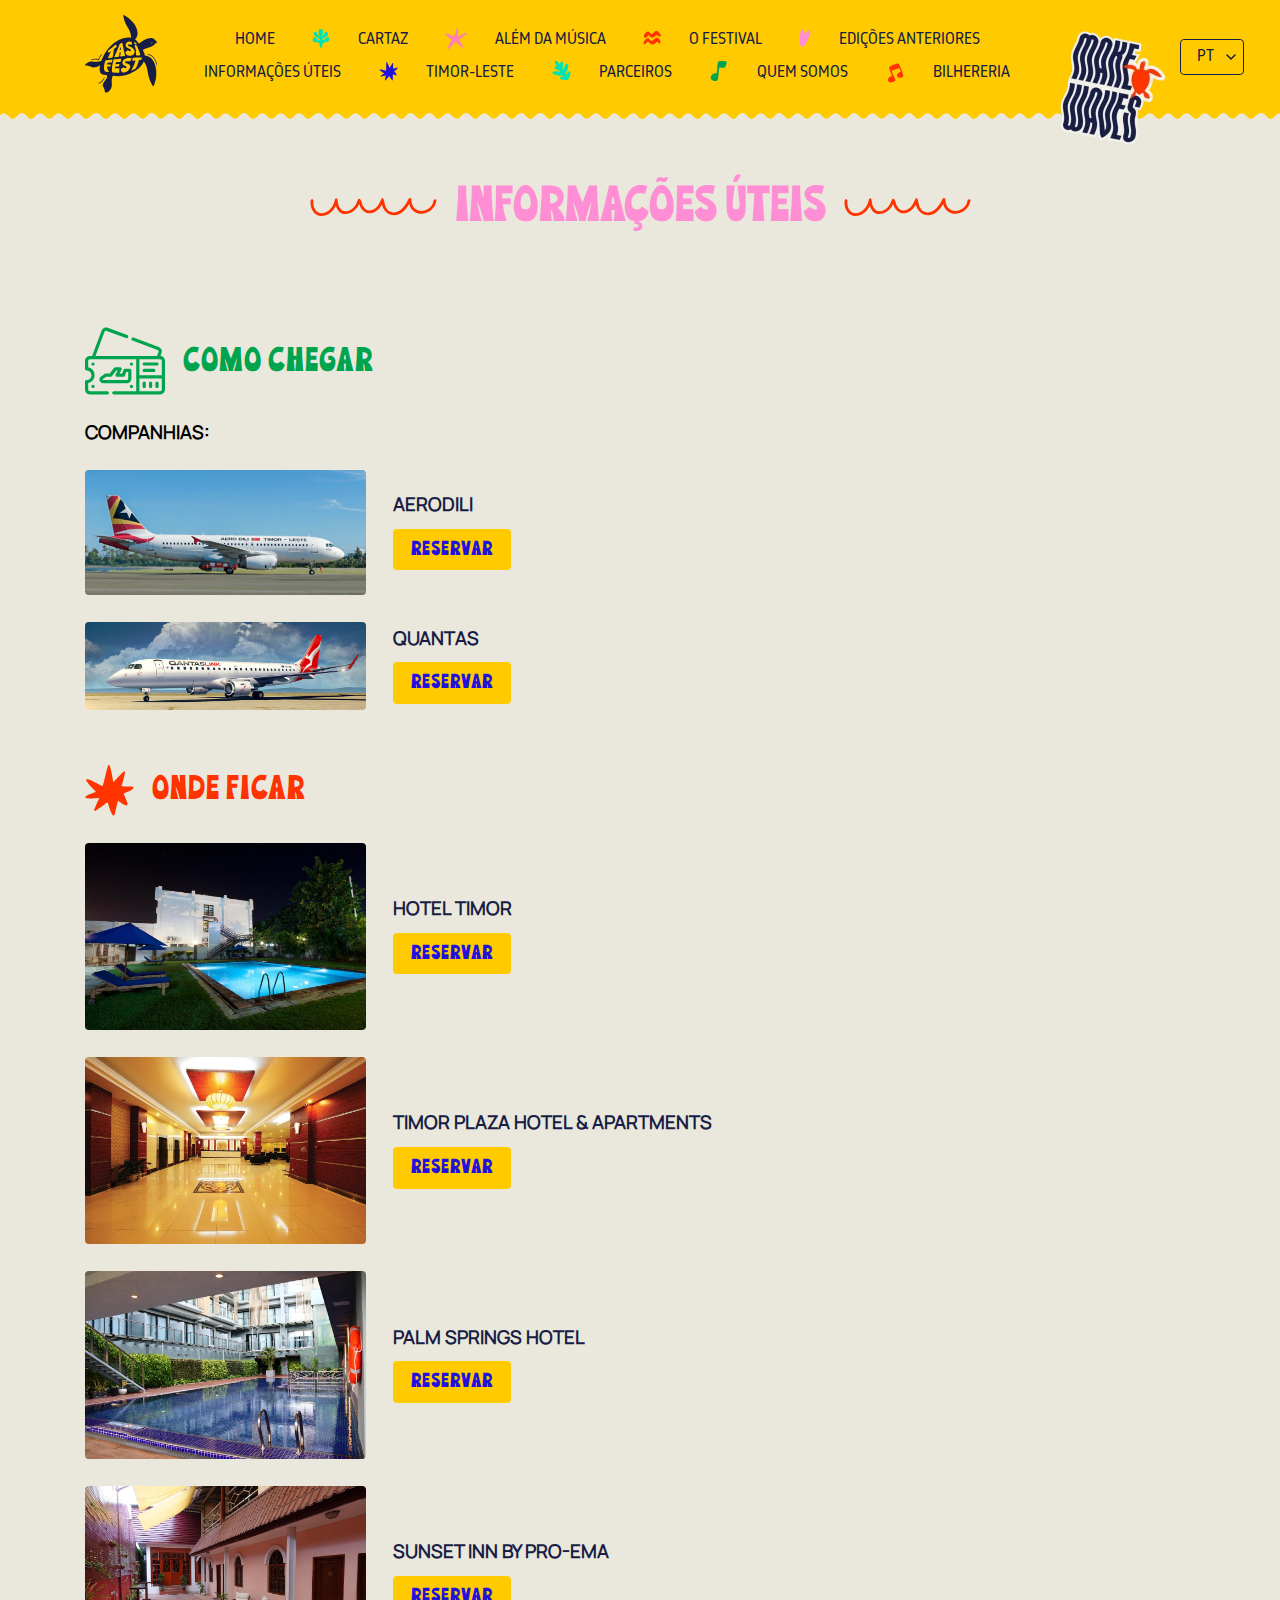
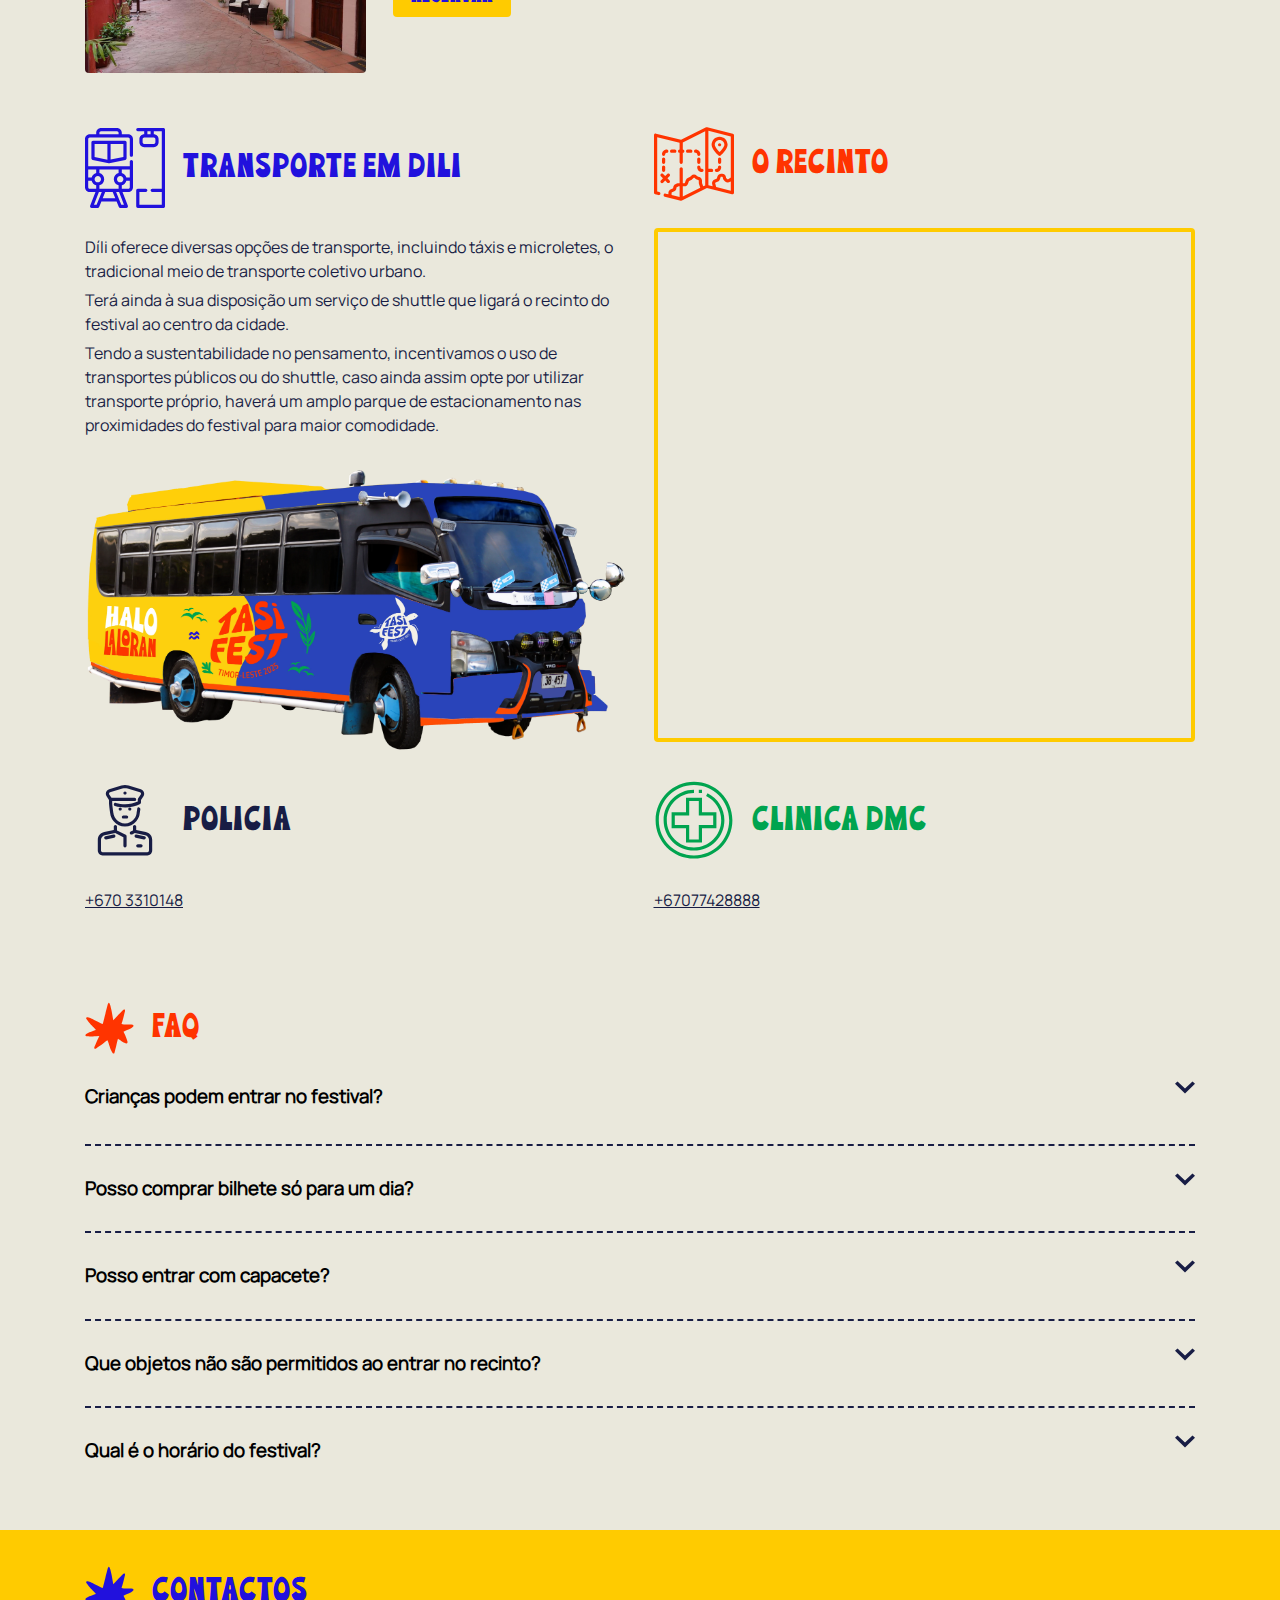
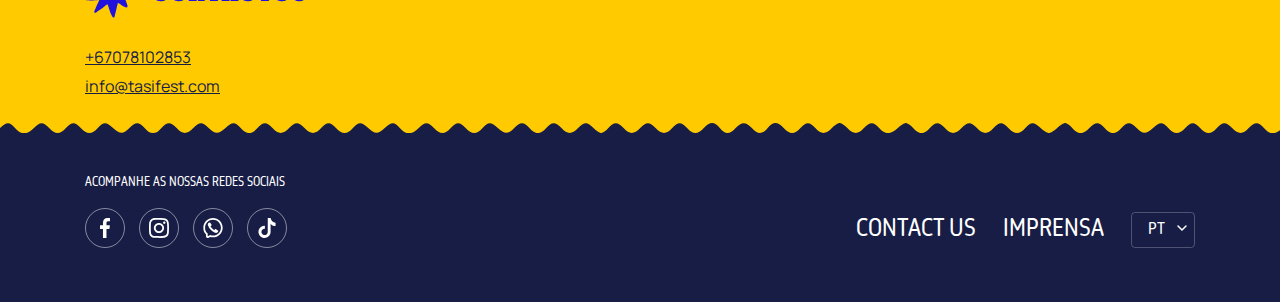
<file: informacoes-uteis.html>
<!DOCTYPE html>
<html lang="en">
<head>
    <meta charset="UTF-8">
    <meta name="viewport" content="width=device-width, initial-scale=1.0">
    <link rel="stylesheet" href="https://cdn.jsdelivr.net/npm/swiper@11/swiper-bundle.min.css" />
    <link rel="stylesheet" href="style.css">
    <title>Informações Úteis - Tasi Fest - Timor-Leste 2025</title>
</head>
<body>
    <header class="site-head pos-relative bg-yellow" role="banner">
        <div id="menu" class="wrapper pb-xs pos-relative">
            <div class="flex justify-content:space-between align-items:center">
                <div class="flex align-items:center pos-relative">
                    <a href="index.html">
                        <svg class="logo" width="72" height="79" viewBox="0 0 72 79" xmlns="http://www.w3.org/2000/svg">
                            <path d="M62.34 34.0044C59.9051 34.5901 58.9701 35.1346 57.7989 36.0901C57.9633 36.3778 58.1277 36.6723 58.292 36.9736C59.1756 38.5353 59.6688 40.0764 59.8537 41.5765C63.2236 41.8641 65.8538 43.4977 67.8367 46.2409C69.2031 48.1416 70.0148 50.2786 70.5285 52.5389C71.8436 58.2616 71.5662 63.9021 69.6038 69.4501C69.2853 70.3645 68.8744 71.2378 68.5045 72.1317C68.4634 72.2447 68.4018 72.3577 68.3401 72.4707C68.3127 72.4844 68.2819 72.4947 68.2477 72.5015C67.662 71.5563 67.0456 70.6316 66.5011 69.6659C64.6312 66.3576 63.4907 62.7925 62.9051 59.0424C62.6277 57.2445 62.2989 55.4465 61.8366 53.6896C61.2613 51.4704 60.316 49.4053 58.8982 47.6074C56.2475 53.7102 48.9837 58.5082 42.9528 60.4089C41.1754 60.974 39.3158 61.4055 37.4767 61.7548C36.2438 61.9808 34.9904 62.176 33.7266 62.1452C31.7746 62.0938 29.8225 62.0117 27.8704 61.8678C27.3053 63.0596 26.5142 65.248 26.73 67.6727C27.0587 71.2995 27.069 73.7447 24.7265 76.4365C22.3738 79.118 20.1545 78.9023 19.8977 78.0187C19.6511 77.1351 19.8258 74.8029 18.0894 72.5221C16.3531 70.2309 21.2847 65.0939 21.7573 64.2206C22.1066 63.5836 21.9525 62.0219 21.8292 61.2103C20.0107 60.9534 17.8326 60.9329 16.2607 59.8541C14.6579 58.7548 14.5757 55.6417 14.7093 53.8951C14.7812 53.0424 14.9045 52.1691 15.0689 51.306C14.7606 51.4601 14.4421 51.6143 14.1442 51.7684C11.4113 53.2067 8.35986 54.3266 5.46256 52.6211C2.95568 51.1416 -0.167648 51.9122 0.00701187 51.1006C0.181672 50.2992 1.71251 49.282 1.71251 49.282C3.9009 47.5046 5.73997 47.2889 8.99686 47.7512C11.3394 48.0902 14.5962 47.4738 16.2298 47.1039C17.1545 44.5046 18.3771 41.9771 19.6717 39.7374C21.6237 36.3778 24.0279 33.2441 26.956 30.6859C31.867 26.3913 39.6445 22.7132 45.9117 23.792C45.9391 23.5659 45.9563 23.3399 45.9631 23.1139C46.035 21.2748 45.6241 19.5077 44.9871 17.7919C44.4117 16.261 43.6001 14.8638 42.7576 13.4768C41.874 12.0281 40.9904 10.5897 40.3123 9.02807C39.4082 6.95269 38.7712 4.79513 38.4322 2.55538C38.35 2.01085 38.2883 1.45605 38.2062 0.8396C38.8329 1.14782 39.3979 1.40468 39.9528 1.69235C43.3843 3.50059 46.2611 5.96638 48.5625 9.07944C49.7953 10.7336 50.8433 12.5007 51.5933 14.422C52.4461 16.6001 52.8159 18.8398 52.3331 21.1721C51.9837 22.8159 51.2132 24.2337 50.0728 25.4358C50.946 26.0214 51.7474 26.7715 52.4563 27.6859C52.929 28.292 53.3502 28.8674 53.7509 29.4324C54.4803 29.2681 55.0454 28.9496 55.6105 28.4461C56.9153 27.2646 60.2647 25.2817 62.9051 24.4906C65.5456 23.7098 66.4394 23.8742 67.7134 24.3468C69.0593 24.8296 71.9361 27.7064 71.9977 28.405C72.0696 29.2783 70.4258 29.3092 70.4258 29.3092C69.1415 31.8982 65.4634 33.2544 62.34 34.0044ZM34.6308 30.2133C33.0383 34.4257 31.3944 38.6586 29.3396 42.6655C29.1547 43.0251 29.3807 43.3128 29.8019 43.2511C31.0246 43.0765 32.2574 42.9018 33.4801 42.7477C33.8705 42.6963 34.2198 42.3573 34.2301 42.0285C34.2506 41.0216 34.3328 40.0148 34.415 39.0079C34.4458 38.6997 34.7438 38.3915 35.0931 38.3298C35.1136 38.323 35.1376 38.3196 35.165 38.3196C35.5143 38.2579 35.7712 38.4737 35.7301 38.7819C35.6068 39.8401 35.4219 40.8881 35.1547 41.9155C35.0623 42.2545 35.3191 42.5217 35.7198 42.4806C36.8979 42.3573 38.076 42.234 39.2541 42.1107C39.6548 42.0696 40.0041 41.6586 39.9322 41.299C39.1616 37.2408 37.9493 33.275 37.4459 29.1756C37.415 28.9496 37.2301 28.8365 37.0041 28.9187C36.2643 29.1653 35.8945 29.3092 35.1753 29.6174C34.9493 29.7099 34.7232 29.9667 34.6308 30.2133ZM66.3572 29.2064C66.4702 29.4427 66.8093 29.5044 67.1278 29.3503C67.4463 29.2064 67.6209 28.8982 67.5079 28.6619C67.4052 28.4359 67.0559 28.3639 66.7374 28.5181C66.4086 28.6722 66.2442 28.9804 66.3572 29.2064ZM51.4598 31.3229C51.1824 31.0763 50.7303 31.066 50.3707 31.0866C50.2269 31.0866 50.0625 31.0866 49.9186 31.1277C49.744 31.179 49.6515 31.3023 49.6412 31.477C49.631 31.6619 49.6823 31.8469 49.7234 32.0318C49.8364 32.4941 50.0625 32.9462 50.196 33.3777C50.3707 33.9942 50.5454 34.6106 50.6995 35.2271C51.0385 36.6038 51.0488 39.275 51.0385 40.7031C51.0282 41.3915 51.7988 41.4326 52.3125 41.4429C52.8159 41.4429 53.3296 41.4532 53.8433 41.4634C54.2029 41.4737 54.6242 41.5559 54.9427 41.371C55.5797 40.9908 55.1379 40.0764 54.9838 39.5319C54.6447 38.3298 54.1618 37.1586 53.6892 36.0079C53.1139 34.5592 52.5283 33.1003 51.768 31.7441C51.6755 31.5797 51.5933 31.4462 51.4598 31.3229ZM50.0111 30.1311C50.3913 30.2544 51.0488 30.3571 51.3878 30.0694C51.5419 29.9256 51.583 29.7715 51.5317 29.6071C51.4187 29.1756 50.7817 28.7338 50.494 28.6105C50.1036 28.4461 49.5282 28.2715 49.1584 28.5694C48.4289 29.155 49.4769 29.9359 50.0111 30.1311ZM45.2336 37.0456C44.4734 37.0661 43.8055 36.799 43.3535 36.388C43.1069 36.1517 42.7062 36.1517 42.4494 36.3777C41.8809 36.8435 41.3124 37.3093 40.7439 37.775C40.5281 37.9497 40.4254 38.2168 40.4665 38.4634C40.9082 40.7237 42.9733 41.9052 45.172 41.7511C47.6378 41.5867 50.2269 39.799 49.5282 37.0353C49.0659 35.1654 47.3501 33.7579 45.7371 32.864C44.9254 32.4222 43.0042 31.9599 42.7987 31.1277C42.6754 30.6448 43.7439 30.501 44.3809 30.501C45.0179 30.501 45.7474 30.6242 46.3022 30.7886C46.6001 30.8811 46.857 30.7373 46.8775 30.4496C46.9289 29.8023 46.9494 29.4838 46.9597 28.8571C46.97 28.5489 46.7028 28.1687 46.4049 28.0454C45.7884 27.7886 45.2542 27.6448 44.6686 27.5934C42.5932 27.4393 40.6514 29.0523 40.6103 31.1482C40.5487 34.4154 44.6788 33.8709 45.9117 36.0695C46.1789 36.7065 45.7371 37.025 45.2336 37.0456ZM23.2984 38.2168C23.4423 38.3401 23.5964 38.4737 23.7608 38.5661C24.0998 38.7511 24.3464 38.3709 24.593 38.1654C24.956 37.8504 25.3224 37.5387 25.6923 37.2305C25.7334 37.1894 25.7848 37.1689 25.8464 37.1689C26.0005 37.1586 25.98 37.2921 25.9286 37.3949C24.8909 39.573 23.7299 41.7306 22.9902 44.0114C22.8977 44.2785 23.2368 44.4224 23.6991 44.3196C24.8498 44.0628 26.0005 43.8162 27.1512 43.5491C27.6238 43.4463 27.7677 43.0765 27.8396 42.6244C28.0862 40.9737 28.3362 39.3196 28.5896 37.662C28.7129 36.8606 28.7232 36.0079 28.9184 35.2271C29.1238 34.4257 30.0896 34.1585 30.7266 33.6346C31.1684 33.275 31.6924 33.2133 31.6718 32.5661C31.6615 32.1756 31.5896 31.7852 31.4355 31.4256C31.3841 31.3126 31.3122 31.179 31.2198 31.0558C31.0965 30.8708 30.9013 30.6859 30.665 30.6653C30.4184 30.6448 30.2437 30.84 30.0793 30.9941C29.8122 31.2201 29.5417 31.4462 29.2677 31.6722C29.2677 31.7647 28.7642 32.1037 28.6821 32.1756C28.4697 32.3537 28.2574 32.5318 28.0451 32.7099C27.6546 33.0387 27.2608 33.3709 26.8635 33.7065C26.0142 34.4188 25.1683 35.138 24.3258 35.864C23.843 36.2853 22.9799 36.8093 22.7539 37.436C22.6717 37.6517 23.1443 38.0832 23.2984 38.2168ZM27.0074 48.0902C27.1375 47.3847 27.2779 46.6758 27.4286 45.9635C27.48 45.7375 27.295 45.5731 27.0279 45.6039C24.9731 45.8402 22.9388 46.1279 20.884 46.3745C20.6272 46.395 20.3703 46.5697 20.3087 46.7649C19.4148 49.8266 18.0175 54.3883 19.6717 56.9773C19.7539 57.1006 20.0621 57.2958 20.2984 57.3883C21.4696 57.7376 22.5998 57.8917 23.8121 58.0253C24.0998 58.0561 24.1717 57.9123 24.0073 57.7171C22.908 56.402 22.3018 54.7068 22.1169 52.9396C22.0964 52.7239 22.3429 52.5389 22.6306 52.5389C23.4217 52.5287 24.2128 52.5492 25.0142 52.5492C25.2813 52.5492 25.5176 52.4054 25.5485 52.1896C25.6101 51.6451 25.6409 51.3677 25.7231 50.8231C25.7539 50.5971 25.569 50.4225 25.2916 50.4327C24.3772 50.4636 23.4628 50.4738 22.5587 50.5252C22.3018 50.5355 22.1066 50.3916 22.1374 50.1862C22.1683 49.8677 22.2094 49.5389 22.2607 49.2101C22.3018 48.9944 22.5587 48.7991 22.8258 48.7786C24.0279 48.6759 25.23 48.6245 26.4218 48.5423C26.6992 48.5217 26.956 48.3265 27.0074 48.0902ZM35.7198 47.4943C35.85 46.7135 35.9767 45.9327 36.1 45.1518C36.1411 44.895 35.9459 44.7101 35.6582 44.7306C33.4801 44.9155 31.3122 45.1313 29.1341 45.3676C28.8567 45.3984 28.5999 45.6142 28.5588 45.8505C27.8396 49.5903 26.2882 54.2958 27.1307 58.1178C27.1718 58.2924 27.4389 58.4568 27.6957 58.4774C29.73 58.652 31.7643 58.7548 33.8088 58.8164C34.0554 58.8267 34.2506 58.6726 34.2403 58.4774C34.2095 57.2342 34.3225 56.0218 34.4767 54.789C34.5075 54.5424 34.3123 54.3369 34.0451 54.3472C32.8191 54.3609 31.5896 54.3677 30.3567 54.3677C30.0896 54.3677 29.8841 54.1725 29.9149 53.9259C29.956 53.515 29.9766 53.3095 30.028 52.9191C30.0588 52.693 30.3054 52.5081 30.5828 52.4978C31.5622 52.4773 32.5417 52.4567 33.5212 52.4362C33.7986 52.4259 34.0554 52.2513 34.0965 52.0047C34.1992 51.3985 34.2506 51.1005 34.3534 50.4944C34.3945 50.2478 34.2095 50.0526 33.9219 50.0731C32.9287 50.1142 31.9355 50.1588 30.9424 50.2067C30.6547 50.217 30.4595 50.032 30.5006 49.7957C30.5725 49.354 30.6136 49.1279 30.6855 48.6861C30.7266 48.4498 30.9937 48.2341 31.2711 48.2135C32.5554 48.1313 33.8397 48.0491 35.1239 47.9772C35.4116 47.9567 35.6684 47.7409 35.7198 47.4943ZM39.9219 48.1416C39.9733 47.5765 41.3809 47.3813 42.0487 47.33C42.9117 47.2683 43.7953 47.2272 44.6686 47.33C44.9357 47.3505 45.2336 47.1861 45.3672 46.9395C45.7713 46.1519 46.1652 45.3573 46.5487 44.5559C46.6617 44.2991 46.5179 44.0525 46.2302 44.0217C45.3158 43.9395 44.4014 43.8881 43.5076 43.96C41.0932 44.1553 38.0315 45.3162 37.4767 48.1211C37.1787 49.6314 37.9596 50.6896 39.1925 51.4293C39.8706 51.83 41.422 52.0971 41.6069 53.0013C41.6274 53.6485 41.0418 54.0389 40.5281 54.1006C39.6856 54.2136 39.0897 53.9054 38.8021 53.4328C38.689 53.2478 38.4219 53.2376 38.1856 53.4019C37.4767 53.9259 36.7781 54.4499 36.0897 55.0047C35.9561 55.1177 35.8637 55.2924 35.8739 55.4568C36.0075 57.4705 37.2712 58.9397 39.5315 58.5596C42.1925 58.0972 44.4425 55.8266 45.1823 53.2992C45.7063 51.5012 44.2782 50.4019 42.8192 49.7444C42.0589 49.4053 39.85 48.8402 39.9219 48.1416ZM56.8126 43.8059C56.8331 43.621 56.679 43.4669 56.4735 43.4566C53.7612 43.3128 50.9974 43.5491 48.2953 43.7135C48.0077 43.734 47.7611 43.9498 47.72 44.1963C47.6172 44.9464 47.4837 45.7066 47.3398 46.4566C47.2885 46.7032 47.4734 46.8779 47.7611 46.8368C48.494 46.7615 49.2269 46.6793 49.9597 46.5902C50.2371 46.5594 50.4221 46.7341 50.3604 46.9601C49.446 50.1759 47.9974 53.3403 46.4152 56.2582C46.3022 56.4636 46.4152 56.5561 46.672 56.4636C47.8638 55.9808 49.0453 55.467 50.1549 54.7992C50.3604 54.6657 50.6584 54.4191 50.7611 54.2547C52.22 51.9739 53.1653 49.2204 53.7817 46.5183C53.8331 46.3128 54.0694 46.1073 54.3057 46.0765C55.0454 45.984 55.3845 45.9429 56.042 45.871C56.2475 45.8505 56.453 45.6758 56.5043 45.5012C56.679 44.8231 56.7407 44.484 56.8126 43.8059ZM35.9048 35.299C35.9048 35.6175 35.6274 35.9462 35.2883 36.0182C34.9493 36.0901 34.7027 35.8846 34.7541 35.5661C34.8054 35.2065 34.8773 34.8777 34.939 34.5901C35.0828 33.9428 35.278 33.3983 35.5349 33.3263C35.7917 33.2544 35.8739 33.7373 35.8945 34.3537C35.8945 34.6311 35.9048 34.9496 35.9048 35.299Z" />
                            <path d="M6.72491 45.9199C6.91669 45.8788 7.1119 45.8411 7.31054 45.8069C7.39958 45.7932 7.48862 45.7795 7.57766 45.7658C7.63931 45.7521 7.69753 45.7418 7.75232 45.735C7.77287 45.735 7.78999 45.7315 7.80369 45.7247C7.82424 45.7247 7.94753 45.7041 7.85506 45.7247C8.31397 45.663 8.77289 45.6185 9.2318 45.5911C10.2181 45.5295 11.2147 45.5295 12.201 45.6322C12.338 45.6459 12.4716 45.6596 12.6017 45.6733C12.7147 45.6939 12.5298 45.663 12.6325 45.6836C12.6668 45.6904 12.701 45.6939 12.7353 45.6939C12.8038 45.7076 12.8723 45.7213 12.9407 45.735C13.2147 45.7761 13.4853 45.8274 13.7524 45.8891C13.9373 45.9404 14.1428 45.8377 14.1839 45.6425C14.2798 45.2726 14.3962 44.9096 14.5332 44.5534C14.5675 44.4712 14.5983 44.3891 14.6257 44.3069C14.636 44.2966 14.6873 44.1733 14.6565 44.2452C14.6771 44.1904 14.6976 44.1391 14.7182 44.0911C14.8004 43.9199 14.8826 43.7486 14.9647 43.5774C15.136 43.2418 15.3278 42.9164 15.5401 42.6014C15.6428 42.4438 15.7524 42.2863 15.8689 42.1288C15.8894 42.0945 15.9134 42.0603 15.9408 42.026C15.9511 42.0157 15.9922 41.9644 15.9613 41.9952C15.9305 42.0363 16.0024 41.9541 15.9922 41.9541C16.0538 41.8788 16.1154 41.8034 16.1771 41.7281C16.4511 41.3993 16.7456 41.0911 17.0607 40.8034C17.1942 40.6698 17.1942 40.4233 17.0607 40.2897C16.9066 40.1561 16.7011 40.1561 16.5572 40.2897C15.386 41.3787 14.4921 42.7247 13.9065 44.2041C13.7421 44.6151 13.6051 45.0329 13.4956 45.4576C13.6462 45.3685 13.7935 45.2829 13.9373 45.2007C12.9407 44.9644 11.9133 44.8617 10.8962 44.8411C9.92016 44.8206 8.94412 44.8719 7.97835 44.9952C7.49547 45.0466 7.01259 45.1288 6.52971 45.2315C6.34477 45.2726 6.22148 45.4884 6.28313 45.6733C6.34477 45.8583 6.5297 45.961 6.72491 45.9199Z" />
                            <path d="M62.9289 40.9091C62.9974 40.916 63.0625 40.9228 63.1241 40.9297C63.1584 40.9297 63.1926 40.9331 63.2269 40.9399C63.3296 40.9502 63.1447 40.9297 63.2577 40.9399C63.3947 40.9605 63.5317 40.9845 63.6687 41.0119C63.9221 41.0666 64.1755 41.1317 64.429 41.2071C64.6755 41.2824 64.9187 41.368 65.1584 41.4639C65.2612 41.505 65.0968 41.4331 65.1892 41.4845C65.2166 41.4913 65.2475 41.5016 65.2817 41.5153C65.3296 41.5427 65.3776 41.5667 65.4255 41.5872C65.5557 41.6488 65.6824 41.7105 65.8057 41.7721C66.0317 41.8954 66.2509 42.029 66.4632 42.1728C66.5728 42.2413 66.679 42.3167 66.7817 42.3989C66.8297 42.4263 66.8742 42.4571 66.9153 42.4913C66.8536 42.4502 66.9358 42.5119 66.9461 42.5119C66.9804 42.5393 67.0146 42.5667 67.0488 42.5941C67.405 42.8954 67.7372 43.2208 68.0454 43.5701C68.1139 43.6523 68.1824 43.7379 68.2509 43.827C68.2852 43.8681 68.3194 43.9091 68.3537 43.9502C68.3639 43.9605 68.4256 44.0324 68.3639 43.9708C68.3913 43.9982 68.4153 44.0256 68.4359 44.053C68.5728 44.2379 68.703 44.4229 68.8263 44.6078C69.0934 44.9982 69.34 45.3989 69.566 45.8099C69.792 46.2208 70.0044 46.6421 70.203 47.0736C70.2509 47.1763 70.2989 47.2825 70.3468 47.3921C70.3674 47.4469 70.3914 47.4982 70.4188 47.5462C70.4393 47.6078 70.4188 47.5565 70.4085 47.5462C70.429 47.5804 70.4462 47.6147 70.4599 47.6489C70.542 47.8544 70.6208 48.0599 70.6962 48.2654C70.8503 48.6866 70.9941 49.1181 71.0968 49.5599C71.1516 49.7517 71.1927 49.9435 71.2201 50.1353C71.227 50.1764 71.2338 50.2175 71.2407 50.2586C71.251 50.3305 71.2304 50.2791 71.2407 50.2483C71.2407 50.2586 71.251 50.2996 71.251 50.3202C71.2578 50.4024 71.2647 50.4846 71.2715 50.5668C71.2818 50.7517 71.4256 50.9366 71.6311 50.9264C71.816 50.9161 72.001 50.7723 71.9907 50.5668C71.9496 49.8168 71.7338 49.077 71.4975 48.3784C71.179 47.464 70.7886 46.5804 70.3366 45.7379C69.8845 44.8749 69.3605 44.053 68.7441 43.2927C68.0968 42.5016 67.3263 41.8338 66.4427 41.3201C65.3742 40.6831 64.1721 40.3029 62.9289 40.1899C62.744 40.1796 62.5693 40.3646 62.5693 40.5495C62.5796 40.755 62.7337 40.8886 62.9289 40.9091Z" />
                            <path d="M14.0191 69.5343C15.0157 69.1542 15.9403 68.6096 16.7623 67.9315C17.5636 67.2637 18.2623 66.4623 18.8068 65.5788C19.1253 65.0651 19.3822 64.5205 19.5979 63.9657C19.6698 63.7911 19.526 63.5651 19.3513 63.524C19.1459 63.4726 18.9815 63.5856 18.9095 63.7705C18.889 63.8253 18.8684 63.8801 18.8479 63.9349C18.8342 63.9623 18.8205 63.9897 18.8068 64.0171C18.8479 63.9452 18.8068 64.0377 18.7965 64.0479C18.7486 64.1644 18.6972 64.2808 18.6424 64.3973C18.5328 64.6233 18.413 64.8425 18.2828 65.0548C18.1527 65.274 18.0157 65.4863 17.8719 65.6918C17.8034 65.7877 17.7349 65.8836 17.6664 65.9795C17.7177 65.9075 17.6561 65.9897 17.6458 66C17.6253 66.0206 17.6047 66.0445 17.5842 66.0719C17.5431 66.1267 17.502 66.1815 17.4609 66.2363C17.139 66.6062 16.7931 66.9521 16.4232 67.274C16.3342 67.3562 16.2451 67.435 16.1561 67.5103C16.1287 67.5309 16.1047 67.548 16.0842 67.5617C16.0739 67.572 15.9917 67.6336 16.0636 67.5822C16.0088 67.6233 15.9506 67.6644 15.889 67.7055C15.6903 67.8562 15.4848 67.9966 15.2725 68.1268C15.0328 68.2706 14.7896 68.4076 14.5431 68.5377C14.4129 68.5994 14.2862 68.6576 14.1629 68.7124C14.1355 68.7261 14.1081 68.7364 14.0807 68.7432C14.1526 68.7124 14.0396 68.7638 14.0191 68.7638C13.9574 68.7911 13.8924 68.8185 13.8239 68.8459C13.6492 68.9076 13.5156 69.0925 13.5773 69.2877C13.6287 69.4521 13.8341 69.6062 14.0191 69.5343Z" />
                        </svg>
                    </a>
                    <nav id="primary-nav">
                        <ul class="cluster cluster:center gap:2xs nav-list ff-october" role="list">
                            <li><a href="index.html">Home</a></li>
                            <li class="icon icon-seaweed-1"><a href="cartaz.html">Cartaz</a></li>
                            <li class="icon icon-ocean-star"><a href="alem-da-musica.html">Além da Música</a></li>
                            <li class="icon icon-wave"><a href="o-festival.html">O Festival</a></li>
                            <li class="icon icon-heart"><a href="edicoes-anteriores.html">Edições Anteriores</a></li>
                            <li><a href="informacoes-uteis.html">Informações úteis</a></li>
                            <li class="icon icon-splash"><a href="timor-leste.html">Timor-Leste</a></li>
                            <li class="icon icon-seaweed-2"><a href="parceiros.html">Parceiros</a></li>
                            <li class="icon icon-musical-note-1"><a href="quem-somos.html">Quem somos</a></li>
                            <li class="icon icon-musical-note-2"><a href="bilheteria.html">Bilhereria</a></li>
                        </ul>
                    </nav>
                    <img src="assets/img/sticker-make-waves.webp" alt="Make Waves" class="sticker-make-waves pos-absolute" >   
                </div>   
                <div class="header-lang pos-absolute">    
                    <div class="select pos-relative">
                        <select name="language" class="lang ff-october"> 
                            <option value="PT">PT</option>
                            <option value="EN">EN</option>
                            <option value="TET">TET</option>
                        </select>
                    </div>
                </div>
                <h1 class="title-mobile flex flex:column align-items:center pos-relative ff-october text-uppercase text-step-2">Informações úteis</h1>
                <button id="btn-mobile" class="bar stack justify-content:center pos-relative">
                    <span class="top"></span>
                    <span class="middle"></span>
                    <span class="bottom"></span>
                </button>  
            </div>
            <nav id="mobile-nav">
                <div class="mobile-lang flex justify-content:flex-end gap:3xs text-uppercase">
                    <a href="#">PT</a>
                    <a href="#">EN</a>
                    <a href="#">TET</a>
                </div>
                <ul class="flex flex:column gap:l nav-list ff-october color-light text-uppercase" role="list">
                    <li class="current_page_item"><a href="index.html">Home</a></li>
                    <li><a href="cartaz.html">Cartaz</a></li>
                    <li><a href="alem-da-musica.html">Além da Música</a></li>
                    <li><a href="o-festival.html">O Festival</a></li>
                    <li><a href="edicoes-anteriores.html">Edições Anteriores</a></li>
                    <li><a href="informacoes-uteis.html">Informações úteis</a></li>
                    <li><a href="timor-leste.html">Timor-Leste</a></li>
                    <li><a href="parceiros.html">Parceiros</a></li>
                    <li><a href="quem-somos.html">Quem somos</a></li>
                    <li><a href="bilheteria.html">Bilhereria</a></li>
                </ul>
            </nav>            
        </div> 
    </header>
    <main class="bg-off-white">
        <div class="bg-off-white pb-2xl">
            <h2 class="title-wave title-wave-orange-100 color-pink flex">Informações Úteis</h2>
        </div>
        <section class="bg-off-white pb-m">
            <div class="wrapper">
                <div class="stack stack:m">
                    <h3 class="text-step-3 text-uppercase color-green-100 ff-salomfu flex gap:s align-items:center">
                        <svg width="80" height="68" viewBox="0 0 80 68" fill="none" xmlns="http://www.w3.org/2000/svg">
                            <path fill-rule="evenodd" clip-rule="evenodd" d="M80 33.7973V62.5974C80 65.2374 77.84 67.3974 75.2 67.3974H28.8C27.92 67.3974 27.2 66.6774 27.2 65.7974C27.2 64.9174 27.92 64.1974 28.8 64.1974H51.2V32.1973H4.8C3.92 32.1973 3.2 32.9174 3.2 33.7973V40.3573C6.88 41.0774 9.6 44.2774 9.6 48.1973C9.6 52.0373 6.88 55.2374 3.2 56.0373V62.5974C3.2 63.4774 3.92 64.1974 4.8 64.1974H22.4C23.28 64.1974 24 64.9174 24 65.7974C24 66.6774 23.28 67.3974 22.4 67.3974H4.8C2.16 67.3974 0 65.2374 0 62.5974V54.5974C0 53.7174 0.72 52.9974 1.6 52.9974C4.24 52.9974 6.4 50.8374 6.4 48.1973C6.4 45.5574 4.24 43.3974 1.6 43.3974C0.72 43.3974 0 42.6774 0 41.7974V33.7973C0 31.1573 2.16 28.9973 4.8 28.9973H7.12L16.56 3.63735C17.04 2.43735 17.92 1.47735 19.04 0.997351C20.24 0.437351 21.52 0.437352 22.72 0.837352L42.16 8.11735C42.96 8.43735 43.44 9.31735 43.12 10.1974C42.8 10.9974 41.84 11.3974 41.04 11.0774L21.6 3.87735C21.2 3.71735 20.8 3.71735 20.4 3.87735C20 4.03735 19.68 4.35735 19.52 4.75735L10.48 28.9973H72L73.52 24.9973C73.68 24.5173 73.6 24.1174 73.44 23.7174C73.28 23.3174 72.96 23.0774 72.56 22.9174L47.44 13.4774C46.64 13.2374 46.16 12.2774 46.48 11.4774C46.8 10.5974 47.76 10.1974 48.56 10.5174L73.68 19.8774C74.88 20.3574 75.84 21.2373 76.4 22.4373C76.88 23.5573 76.96 24.9174 76.48 26.1174L75.44 28.9973C77.92 29.0773 80 31.1573 80 33.7973ZM76.8 51.3974H54.4V64.1974H75.2C76.08 64.1974 76.8 63.4774 76.8 62.5974V51.3974ZM76.8 33.7973C76.8 32.9174 76.08 32.1973 75.2 32.1973H54.4V48.1973H76.8V33.7973Z" fill="#00A44F"/>
                            <path d="M72.0004 60.9973C72.8804 60.9973 73.6004 60.2773 73.6004 59.3973V56.1973C73.6004 55.3173 72.8804 54.5973 72.0004 54.5973C71.1204 54.5973 70.4004 55.3173 70.4004 56.1973V59.3973C70.4004 60.2773 71.1204 60.9973 72.0004 60.9973Z" fill="#00A44F"/>
                            <path d="M65.6 60.9973C66.48 60.9973 67.2 60.2773 67.2 59.3973V56.1973C67.2 55.3173 66.48 54.5973 65.6 54.5973C64.72 54.5973 64 55.3173 64 56.1973V59.3973C64 60.2773 64.72 60.9973 65.6 60.9973Z" fill="#00A44F"/>
                            <path d="M59.1996 60.9973C60.0796 60.9973 60.7996 60.2773 60.7996 59.3973V56.1973C60.7996 55.3173 60.0796 54.5973 59.1996 54.5973C58.3196 54.5973 57.5996 55.3173 57.5996 56.1973V59.3973C57.5996 60.2773 58.3196 60.9973 59.1996 60.9973Z" fill="#00A44F"/>
                            <path d="M71.9996 35.3972H59.1996C58.3196 35.3972 57.5996 36.1172 57.5996 36.9972C57.5996 37.8772 58.3196 38.5972 59.1996 38.5972H71.9996C72.8796 38.5972 73.5996 37.8772 73.5996 36.9972C73.5996 36.1172 72.8796 35.3972 71.9996 35.3972Z" fill="#00A44F"/>
                            <path d="M68.7996 41.7973H59.1996C58.3196 41.7973 57.5996 42.5173 57.5996 43.3973C57.5996 44.2773 58.3196 44.9973 59.1996 44.9973H68.7996C69.6796 44.9973 70.3996 44.2773 70.3996 43.3973C70.3996 42.5173 69.6796 41.7973 68.7996 41.7973Z" fill="#00A44F"/>
                            <path fill-rule="evenodd" clip-rule="evenodd" d="M36.6404 42.5173L34.5604 46.5973H37.2804L38.4804 42.8373C38.7204 42.1973 39.2804 41.7973 40.0004 41.7973H44.8004C45.6804 41.7973 46.4004 42.5173 46.4004 43.3973V51.3973C46.4004 54.0373 44.2404 56.1973 41.6004 56.1973H18.0804C16.0804 56.1973 14.4004 54.5173 14.4004 52.5173C14.4004 51.2373 15.0404 50.1173 16.0804 49.3973L19.9204 46.8373C20.1871 46.6773 20.4804 46.5973 20.8004 46.5973H24.8004L29.1204 40.8373C29.4404 40.4373 29.9204 40.1973 30.4004 40.1973H35.2004C35.7604 40.1973 36.2404 40.4373 36.5604 40.9173C36.8804 41.3973 36.8804 41.9573 36.6404 42.5173ZM32.0004 49.7973C31.4404 49.7973 30.9604 49.4773 30.6404 48.9973C30.3204 48.5173 30.3204 47.9573 30.5604 47.4773L32.6404 43.3973H31.2004L26.8804 49.1573C26.5604 49.5573 26.0804 49.7973 25.6004 49.7973H21.2804L17.8404 52.1173C17.6804 52.1973 17.6004 52.3573 17.6004 52.5173C17.6004 52.7573 17.8404 52.9973 18.0804 52.9973H41.6004C42.4804 52.9973 43.2004 52.2773 43.2004 51.3973V44.9973H41.1204L39.9204 48.6773C39.6804 49.3173 39.1204 49.7973 38.4004 49.7973H32.0004Z" fill="#00A44F"/>
                            <path d="M6.40039 36.9972C6.40039 37.8772 7.12039 38.5972 8.00039 38.5972C8.88039 38.5972 9.60039 37.8772 9.60039 36.9972C9.60039 36.1172 8.88039 35.3972 8.00039 35.3972C7.12039 35.3972 6.40039 36.1172 6.40039 36.9972Z" fill="#00A44F"/>
                            <path d="M6.40039 59.3973C6.40039 60.2773 7.12039 60.9973 8.00039 60.9973C8.88039 60.9973 9.60039 60.2773 9.60039 59.3973C9.60039 58.5173 8.88039 57.7973 8.00039 57.7973C7.12039 57.7973 6.40039 58.5173 6.40039 59.3973Z" fill="#00A44F"/>
                            <path d="M46.3998 35.3973C45.5198 35.3973 44.7998 36.1173 44.7998 36.9973C44.7998 37.8773 45.5198 38.5973 46.3998 38.5973C47.2798 38.5973 47.9998 37.8773 47.9998 36.9973C47.9998 36.1173 47.2798 35.3973 46.3998 35.3973Z" fill="#00A44F"/>
                            <path d="M46.3998 57.7973C45.5198 57.7973 44.7998 58.5173 44.7998 59.3973C44.7998 60.2773 45.5198 60.9973 46.3998 60.9973C47.2798 60.9973 47.9998 60.2773 47.9998 59.3973C47.9998 58.5173 47.2798 57.7973 46.3998 57.7973Z" fill="#00A44F"/>
                        </svg>                                
                        Como chegar
                    </h3>
                    <div class="stack stack:m">
                        <h3 class="text-uppercase">Companhias:</h3>
                        <div class="with-sidebar left-sidebar reservation-sidebar gap:m">
                            <div>
                                <img class="img-border" src="assets/img/aerodili.webp" alt="">
                            </div>
                            <div class="stack stack:xs justify-content:center">
                                <h3 class="text-ste--1 text-uppercase color-blue-100 fw-bold">Aerodili</h3>
                                <a class="btn btn:primary btn:medium bg-yellow color-blue-50 text-step--1" href="https://www.aerodili.com/" target="_blank">Reservar</a>
                            </div>
                        </div>
                    </div>
                    <div class="stack stack:m">
                        <div class="with-sidebar left-sidebar reservation-sidebar gap:m">
                            <div>
                                <img class="img-border" src="assets/img/quantas.webp" alt="">
                            </div>
                            <div class="stack stack:xs justify-content:center">
                                <h3 class="text-ste--1 text-uppercase color-blue-100 fw-bold">Quantas</h3>
                                <a class="btn btn:primary btn:medium bg-yellow color-blue-50 text-step--1" href="https://www.qantas.com/" target="_blank">Reservar</a>
                            </div>
                        </div>
                    </div>                    
                </div>
            </div>
        </section> <!-- Como Chegar-->
        <section class="bg-off-white pb-m">
            <div class="wrapper">
                <div class="stack stack:m">
                    <h3 class="text-step-3 text-uppercase color-orange-100 ff-salomfu flex gap:s align-items:center">
                        <svg width="49" height="52" viewBox="0 0 49 52" fill="none" xmlns="http://www.w3.org/2000/svg">
                            <path d="M24.3991 1.18703C24.2476 1.0554 24.0237 0.922595 23.8869 0.88593C23.75 0.849265 23.5556 0.906378 23.4295 0.981838C23.3167 1.07904 23.0758 1.57894 22.9074 2.07998C22.7218 2.57644 21.5749 7.05738 20.3318 12.0405C19.0887 17.0237 17.9887 21.2987 17.871 21.5767C17.6854 22.0731 17.6683 22.0686 16.8878 21.7502C16.4548 21.5795 13.6931 20.2387 10.7285 18.7525C6.45799 16.6251 5.00747 15.9816 3.71144 15.6161C2.27857 15.2139 1.99318 15.1921 1.61891 15.4013C1.37069 15.5351 1.13325 15.7809 1.11521 15.94C1.07615 16.1116 1.18619 16.5052 1.34996 16.8221C1.50983 17.1563 2.35401 18.311 3.24803 19.4063C4.13814 20.5187 5.74921 22.3704 6.84067 23.555C7.93213 24.7396 9.29632 26.1611 9.87747 26.7173C10.4586 27.2736 10.9411 27.7852 10.9254 27.8538C10.9059 27.9396 9.59344 28.4436 8.01808 28.9865C6.43882 29.5464 4.43007 30.319 3.54468 30.7008C2.65539 31.0998 1.643 31.7206 1.25068 32.0888C0.854454 32.4742 0.514922 32.9294 0.471961 33.1182C0.428998 33.307 0.448124 33.6216 0.528799 33.8253C0.641259 34.1285 0.834796 34.235 1.46227 34.3485C1.9016 34.4116 3.39158 34.4831 4.79064 34.4757C6.18579 34.4854 8.91402 34.3789 10.8296 34.255L14.3333 34.0103C13.9772 34.6978 13.5571 35.5866 13.1659 36.4285C12.7747 37.2704 11.766 39.549 10.9118 41.4685C10.0746 43.3925 9.33713 45.1976 9.27073 45.4893C9.18723 45.7764 9.24205 46.1734 9.37404 46.3909C9.54563 46.6735 9.75236 46.8018 10.1101 46.8248C10.3994 46.8295 10.9261 46.5883 11.4289 46.2132C11.8686 45.8759 12.7784 45.2275 13.4204 44.7987C14.0834 44.3574 16.3427 42.7234 18.4719 41.182C20.588 39.6189 22.3826 38.3519 22.4682 38.3749C22.5366 38.3932 22.8182 39.0695 23.0896 39.8704C23.382 40.6588 24.0015 42.4816 24.4729 43.9187C24.9443 45.3559 25.5702 47.0711 25.8689 47.752C26.1505 48.4283 26.7304 49.5485 27.1395 50.2226C27.6108 51.0225 28.0077 51.5112 28.2642 51.5799C28.4695 51.6349 28.7798 51.627 28.9362 51.5779C29.1517 51.5082 29.3675 51.0381 29.7108 49.9284C29.9613 49.067 30.7952 45.7221 31.5295 42.496C32.2848 39.2574 32.9204 36.624 32.9718 36.6377C33.0231 36.6515 33.8779 37.281 34.8842 38.0422C35.8696 38.816 37.305 39.7651 38.0659 40.1692C38.823 40.5906 39.9338 41.0521 40.5496 41.2171C41.4009 41.4634 41.7454 41.4647 42.0186 41.3012C42.2287 41.1754 42.4436 40.8688 42.5061 40.5943C42.5647 40.3369 42.5147 39.7591 42.4203 39.2969C42.3049 38.8472 41.8706 37.5656 41.4697 36.4569C41.0687 35.3481 40.2332 33.3582 39.624 32.048L38.5166 29.6575C42.2307 28.2495 44.0933 27.4013 45.052 26.8571C46.0277 26.3175 47.1149 25.6074 47.4652 25.2644C47.8287 24.943 48.2273 24.4672 48.3754 24.2156C48.5429 23.8781 48.5595 23.6459 48.4182 23.3896C48.3165 23.1985 48.0095 22.9524 47.7305 22.823C47.4514 22.6936 45.9903 22.5751 44.2545 22.547C42.6082 22.5246 40.7146 22.4724 40.0163 22.4309C39.335 22.394 38.2526 22.2861 37.6554 22.1989L36.5334 22.0257C36.992 20.7285 37.7601 17.912 38.5501 14.9194C39.3572 11.9314 40.0241 9.16064 40.0587 8.76938C40.0933 8.37812 40.0331 7.92503 39.9065 7.76366C39.7931 7.62404 39.5009 7.47293 39.2497 7.46024C38.9091 7.4418 38.3853 7.82943 37.0798 9.09999C36.1418 10.0321 33.9916 12.2233 32.3218 13.9788C30.6348 15.7297 29.0396 17.396 28.7695 17.7059L28.2696 18.2275C27.3258 12.5673 26.7363 9.49632 26.3562 7.73771C25.9761 5.97909 25.4308 3.83027 25.154 2.97324C24.8772 2.11621 24.5374 1.29692 24.3991 1.18703Z" fill="#FF3400"/>
                        </svg>                            
                        Onde Ficar
                    </h3>
                    <div class="stack stack:m">
                        <div class="with-sidebar left-sidebar reservation-sidebar gap:m">
                            <div>
                                <img class="img-border" src="assets/img/hotel-timor.jpg" alt="">
                            </div>
                            <div class="stack stack:xs justify-content:center">
                                <h3 class="text-ste--1 text-uppercase color-blue-100 fw-bold">Hotel Timor</h3>
                                <a class="btn btn:primary btn:medium bg-yellow color-blue-50 text-step--1" href="https://www.booking.com/hotel/tl/timor.en-gb.html?aid=2276374&label=msn-pi2Wxv0ghFr0gDxkczP4SA-80195767947921%3Atikwd-80195916649944%3Aloc-222%3Aneo%3Amte%3Alp222%3Adec%3Aqshotel%20timor%20dili&sid=56db59030569dccaa2f89f8458fcabd2&dest_id=900050624&dest_type=city&dist=0&group_adults=2&group_children=0&hapos=1&hpos=1&no_rooms=1&req_adults=2&req_children=0&room1=A%2CA&sb_price_type=total&sr_order=popularity&srepoch=1738676717&srpvid=a80360b2ff0600ad&type=total&ucfs=1&" target="_blank">Reservar</a>
                            </div>
                        </div>
                    </div>
                    <div class="stack stack:m">
                        <div class="with-sidebar left-sidebar reservation-sidebar gap:m">
                            <div>
                                <img class="img-border" src="assets/img/timor-plaza.jpg" alt="">
                            </div>
                            <div class="stack stack:xs justify-content:center">
                                <h3 class="text-ste--1 text-uppercase color-blue-100 fw-bold">Timor Plaza Hotel & Apartments</h3>
                                <a class="btn btn:primary btn:medium bg-yellow color-blue-50 text-step--1" href="https://www.booking.com/hotel/tl/timor-plaza-amp-apartments.en-gb.html?aid=2276374&label=msn-pi2Wxv0ghFr0gDxkczP4SA-80195767947921%3Atikwd-80195916649944%3Aloc-222%3Aneo%3Amte%3Alp222%3Adec%3Aqshotel%20timor%20dili&sid=56db59030569dccaa2f89f8458fcabd2&dest_id=900050624&dest_type=city&dist=0&group_adults=2&group_children=0&hapos=5&hpos=5&no_rooms=1&req_adults=2&req_children=0&room1=A%2CA&sb_price_type=total&sr_order=popularity&srepoch=1738677218&srpvid=d349618f2ed60297&type=total&ucfs=1&" target="_blank">Reservar</a>
                            </div>
                        </div>
                    </div>
                    <div class="stack stack:m">
                        <div class="with-sidebar left-sidebar reservation-sidebar gap:m">
                            <div>
                                <img class="img-border" src="assets/img/palm-spring.jpg" alt="">
                            </div>
                            <div class="stack stack:xs justify-content:center">
                                <h3 class="text-ste--1 text-uppercase color-blue-100 fw-bold">Palm Springs Hotel</h3>
                                <a class="btn btn:primary btn:medium bg-yellow color-blue-50 text-step--1" href="https://www.booking.com/hotel/tl/palm-springs-dili.en-gb.html?aid=2276374&label=msn-pi2Wxv0ghFr0gDxkczP4SA-80195767947921%3Atikwd-80195916649944%3Aloc-222%3Aneo%3Amte%3Alp222%3Adec%3Aqshotel%20timor%20dili&sid=56db59030569dccaa2f89f8458fcabd2&dest_id=900050624&dest_type=city&dist=0&group_adults=2&group_children=0&hapos=14&hpos=14&no_rooms=1&req_adults=2&req_children=0&room1=A%2CA&sb_price_type=total&sr_order=popularity&srepoch=1738677336&srpvid=921f61e5b07100c8&type=total&ucfs=1&" target="_blank">Reservar</a>
                            </div>
                        </div>
                    </div>
                    <div class="stack stack:m">
                        <div class="with-sidebar left-sidebar reservation-sidebar gap:m">
                            <div>
                                <img class="img-border" src="assets/img/sunset-inn.jpg" alt="">
                            </div>
                            <div class="stack stack:xs justify-content:center">
                                <h3 class="text-ste--1 text-uppercase color-blue-100 fw-bold">Sunset Inn by Pro-ema</h3>
                                <a class="btn btn:primary btn:medium bg-yellow color-blue-50 text-step--1" href="https://www.booking.com/hotel/tl/sunset-inn-by-pro-ema.en-gb.html?aid=2276374&label=msn-pi2Wxv0ghFr0gDxkczP4SA-80195767947921%3Atikwd-80195916649944%3Aloc-222%3Aneo%3Amte%3Alp222%3Adec%3Aqshotel%20timor%20dili&sid=56db59030569dccaa2f89f8458fcabd2&dest_id=900050624&dest_type=city&dist=0&group_adults=2&group_children=0&hapos=1&hpos=1&no_rooms=1&req_adults=2&req_children=0&room1=A%2CA&sb_price_type=total&sr_order=popularity&srepoch=1738677161&srpvid=d349618f2ed60297&type=total&ucfs=1&" target="_blank">Reservar</a>
                            </div>
                        </div>
                    </div>
                    
                </div>
            </div>
        </section><!-- Onde Ficar -->
        <section class="bg-off-white pb-m">
            <div class="wrapper">
                <div class="grid gallery-grid">
                    <div class="stack stack:m">
                        <h3 class="text-step-3 text-uppercase color-blue-50 ff-salomfu flex gap:s align-items:center">
                            <svg width="80" height="81" viewBox="0 0 80 81" fill="none" xmlns="http://www.w3.org/2000/svg">
                                <path fill-rule="evenodd" clip-rule="evenodd" d="M48 12.1527V28.1527C48 29.0327 47.28 29.7527 46.4 29.7527C45.52 29.7527 44.8 29.0327 44.8 28.1527V12.1527C44.8 11.2727 44.08 10.5527 43.2 10.5527H4.8C3.92 10.5527 3.2 11.2727 3.2 12.1527V39.3527H44.8V34.5527C44.8 33.6727 45.52 32.9527 46.4 32.9527C47.28 32.9527 48 33.6727 48 34.5527V60.1527C48 62.7927 45.84 64.9527 43.2 64.9527H37.52L42.88 78.7927C43.04 79.2727 42.96 79.8327 42.72 80.2327C42.4 80.7127 41.92 80.9527 41.36 80.9527H35.28C34.64 80.9527 34.08 80.5527 33.84 79.9927L31.6 74.5527H16.4L14.16 79.9927C13.92 80.5527 13.36 80.9527 12.72 80.9527H6.64C6.08 80.9527 5.6 80.7127 5.28 80.2327C5.04 79.8327 4.96 79.2727 5.12 78.7927L10.48 64.9527H4.8C2.16 64.9527 0 62.7927 0 60.1527V12.1527C0 9.51267 2.16 7.35267 4.8 7.35267H11.2V5.75267C11.2 3.11267 13.36 0.952667 16 0.952667H32C34.64 0.952667 36.8 3.11267 36.8 5.75267V7.35267H43.2C45.84 7.35267 48 9.51267 48 12.1527ZM11.2 61.7527V58.3127C8.96 57.7527 7.2 55.9927 6.64 53.7527H3.2V60.1527C3.2 61.0327 3.92 61.7527 4.8 61.7527H11.2ZM16.8 64.9527H13.92L8.96 77.7527H11.6L16.8 64.9527ZM30.32 71.3527L27.68 64.9527H20.24L17.68 71.3527H30.32ZM34.08 64.9527H31.12L36.32 77.7527H38.96L34.08 64.9527ZM44.8 53.7527H41.36C40.8 55.9927 39.04 57.7527 36.8 58.3127V61.7527H43.2C44.08 61.7527 44.8 61.0327 44.8 60.1527V53.7527ZM36.8 45.9927C39.04 46.5527 40.8 48.3127 41.36 50.5527H44.8V42.5527H36.8V45.9927ZM35.2 48.9527C33.44 48.9527 32 50.3927 32 52.1527C32 53.9127 33.44 55.3527 35.2 55.3527C36.96 55.3527 38.4 53.9127 38.4 52.1527C38.4 50.3927 36.96 48.9527 35.2 48.9527ZM14.4 45.9927C17.2 46.7127 19.2 49.1927 19.2 52.1527C19.2 55.1127 17.2 57.5927 14.4 58.3127V61.7527H33.6V58.3127C30.88 57.5927 28.8 55.1127 28.8 52.1527C28.8 49.1927 30.88 46.7127 33.6 45.9927V42.5527H14.4V45.9927ZM12.8 48.9527C11.04 48.9527 9.6 50.3927 9.6 52.1527C9.6 53.9127 11.04 55.3527 12.8 55.3527C14.56 55.3527 16 53.9127 16 52.1527C16 50.3927 14.56 48.9527 12.8 48.9527ZM3.2 42.5527V50.5527H6.64C7.2 48.3127 8.96 46.6327 11.2 45.9927V42.5527H3.2ZM33.6 5.75267C33.6 4.87267 32.88 4.15267 32 4.15267H16C15.12 4.15267 14.4 4.87267 14.4 5.75267V7.35267H33.6V5.75267Z" fill="#2111DD"/>
                                <path fill-rule="evenodd" clip-rule="evenodd" d="M40.0004 13.7527C40.8804 13.7527 41.6004 14.4727 41.6004 15.3527V31.3527C41.6004 32.1527 41.0404 32.7927 40.3204 32.9527L24.3204 36.1527C24.2137 36.1527 24.1071 36.1527 24.0004 36.1527C23.8937 36.1527 23.7871 36.1527 23.6804 36.1527L7.68039 32.9527C6.96039 32.7927 6.40039 32.1527 6.40039 31.3527V15.3527C6.40039 14.4727 7.12039 13.7527 8.00039 13.7527H40.0004ZM22.4004 16.9527H9.60039V30.0727L22.4004 32.6327V16.9527ZM38.4004 16.9527H25.6004V32.5527L38.4004 29.9927V16.9527Z" fill="#2111DD"/>
                                <path fill-rule="evenodd" clip-rule="evenodd" d="M80.0002 2.55267V79.3527C80.0002 80.2327 79.2802 80.9527 78.4002 80.9527H52.8002C51.9202 80.9527 51.2002 80.2327 51.2002 79.3527V63.3527C51.2002 62.4727 51.9202 61.7527 52.8002 61.7527H60.8002C61.6802 61.7527 62.4002 62.4727 62.4002 63.3527C62.4002 64.2327 61.6802 64.9527 60.8002 64.9527H54.4002V77.7527H76.8002V64.9527H67.2002C66.3202 64.9527 65.6002 64.2327 65.6002 63.3527C65.6002 62.4727 66.3202 61.7527 67.2002 61.7527H76.8002V4.15267H68.8002V7.35267C71.4402 7.35267 73.6002 9.51267 73.6002 12.1527V15.3527C73.6002 17.9927 71.4402 20.1527 68.8002 20.1527H59.2002C56.5602 20.1527 54.4002 17.9927 54.4002 15.3527V12.1527C54.4002 9.51267 56.5602 7.35267 59.2002 7.35267V4.15267H52.8002C51.9202 4.15267 51.2002 3.43267 51.2002 2.55267C51.2002 1.67267 51.9202 0.952667 52.8002 0.952667H78.4002C79.2802 0.952667 80.0002 1.67267 80.0002 2.55267ZM62.4002 7.35267H65.6002V4.15267H62.4002V7.35267ZM68.8002 10.5527H59.2002C58.3202 10.5527 57.6002 11.2727 57.6002 12.1527V15.3527C57.6002 16.2327 58.3202 16.9527 59.2002 16.9527H68.8002C69.6802 16.9527 70.4002 16.2327 70.4002 15.3527V12.1527C70.4002 11.2727 69.6802 10.5527 68.8002 10.5527Z" fill="#2111DD"/>
                                </svg>                                                          
                            Transporte em Dili
                        </h3>
                        <div class="stack stack:3xs color-blue-100">
                            <p>Díli oferece diversas opções de transporte, incluindo táxis e microletes, o tradicional meio de transporte coletivo urbano.</p>
                            <p>Terá ainda à sua disposição um serviço de shuttle que ligará o recinto do festival ao centro da cidade.</p>
                            <p>Tendo a sustentabilidade no pensamento, incentivamos o uso de transportes públicos ou do shuttle, caso ainda assim opte por utilizar transporte próprio, haverá um amplo parque de estacionamento nas proximidades do festival para maior comodidade.</p>
                            
                        </div>
                        <img src="assets/img/shuttle.webp" alt="">                   
                    </div>
                    <div class="stack stack:m">
                        <h3 class="text-step-3 text-uppercase color-orange-100 ff-salomfu flex gap:s align-items:center">
                            <svg width="80" height="74" viewBox="0 0 80 74" fill="none" xmlns="http://www.w3.org/2000/svg">
                                <path fill-rule="evenodd" clip-rule="evenodd" d="M80 8.14836V65.7484C80 66.2284 79.76 66.7084 79.36 67.0284C78.96 67.3484 78.48 67.4284 78 67.2684L52.96 61.0284L27.92 73.5884C27.6 73.7484 27.2 73.7484 26.8 73.6684L10.8 69.6684C9.92 69.5084 9.44 68.6284 9.68 67.7484C9.84 66.8684 10.72 66.3884 11.6 66.6283L14.4 67.2684V65.7484C14.4 64.1484 15.44 62.6284 17.04 62.1484L18.72 61.5084C19.04 61.4284 19.2 61.1884 19.2 60.9484V60.7084C19.2 59.2684 20 57.9084 21.36 57.2684L22.8 56.5484C23.36 56.3084 23.92 56.1484 24.56 56.1484H25.6V41.7484C25.6 40.8684 26.32 40.1484 27.2 40.1484C28.08 40.1484 28.8 40.8684 28.8 41.7484V56.1484H30.4C30.64 56.1484 30.88 55.9884 30.96 55.6684L31.76 53.3484C32.08 52.3884 32.8 51.5884 33.76 51.1084L35.76 50.0684C35.8133 50.0684 35.8667 50.0417 35.92 49.9884L37.28 48.6284C38.8 47.1084 41.2 47.1084 42.72 48.6284L43.68 49.5884C43.7867 49.695 43.9467 49.7484 44.16 49.7484C46.24 49.7484 48 51.5084 48 53.5884V55.7484C48 55.855 48 55.935 48 55.9884L49.2 59.3484L51.2 58.3884V4.30836L28.8 15.5084V22.5484C29.68 22.5484 30.4 23.2684 30.4 24.1484C30.4 25.0284 29.68 25.7484 28.8 25.7484V35.3484C28.8 36.2284 28.08 36.9484 27.2 36.9484C26.32 36.9484 25.6 36.2284 25.6 35.3484V25.7484C24.72 25.7484 24 25.0284 24 24.1484C24 23.2684 24.72 22.5484 25.6 22.5484V15.8284L3.2 10.2284V64.4684L5.2 65.0284C6.08 65.1884 6.56 66.0684 6.32 66.9484C6.16 67.8284 5.28 68.3084 4.4 68.0684L1.2 67.2684C0.48 67.1084 0 66.4684 0 65.7484V8.14836C0 7.66836 0.24 7.18836 0.64 6.86836C1.04 6.54836 1.52 6.46836 2 6.62836L27.04 12.8684L52.08 0.308358C52.4 0.148358 52.8 0.0683573 53.2 0.228357L78.8 6.62836C79.52 6.78836 80 7.42836 80 8.14836ZM25.6 59.3484H24.56C24.4533 59.3484 24.3467 59.375 24.24 59.4284L22.8 60.1484C22.56 60.2284 22.4 60.4684 22.4 60.7084V60.9484C22.4 62.5484 21.36 64.0684 19.76 64.5484L18.08 65.1884C17.76 65.2684 17.6 65.5084 17.6 65.7484V68.0684L25.6 70.0684V59.3484ZM46.24 60.8684L44.96 57.0284C44.8533 56.655 44.8 56.255 44.8 55.8284V53.6684C44.8 53.2684 44.48 52.9484 44.16 52.9484C43.12 52.9484 42.16 52.5484 41.44 51.8284L40.48 50.8684C40.24 50.6284 39.76 50.6284 39.52 50.9484L38.16 52.2284C37.8933 52.5484 37.5733 52.7884 37.2 52.9484L35.12 53.9884C34.96 54.095 34.8533 54.2284 34.8 54.3884L34 56.7084C33.52 58.3084 32 59.3484 30.4 59.3484H28.8V69.5884L46.24 60.8684ZM76.8 54.3884L76 54.8684C74.48 55.9084 72.4 55.7484 71.12 54.3884L69.92 53.1884C69.2 52.4684 68.8 51.5084 68.8 50.4684C68.8 50.0684 68.48 49.8284 68.08 49.8284H67.2C66.88 49.8284 66.64 49.9884 66.56 50.2284L65.84 52.3884C65.44 53.5884 64.56 54.4684 63.36 54.8684L61.68 55.4284C61.36 55.5884 61.12 55.9084 61.2 56.2284L62.16 60.0684L76.8 63.7484V54.3884ZM76.8 9.42836L54.4 3.82836V41.8284H57.6C58.48 41.8284 59.2 42.5484 59.2 43.4284C59.2 44.3084 58.48 45.0284 57.6 45.0284H54.4V58.1484L58.64 59.1884L58.16 57.0284C57.6 55.0284 58.72 53.0284 60.64 52.3884L62.4 51.8284C62.56 51.7484 62.72 51.5884 62.8 51.4284L63.52 49.2684C64.08 47.6684 65.52 46.6284 67.2 46.6284H68.08C70.24 46.6284 72 48.3084 72 50.4684C72 50.6284 72.0533 50.7884 72.16 50.9484L73.36 52.1484C73.6 52.3884 74 52.3884 74.24 52.2284L76.8 50.5484V9.42836Z" fill="#FF3400"/>
                                <path d="M13.2804 55.6684C13.8404 56.2284 14.8804 56.3084 15.5204 55.6684C16.1604 55.0284 16.1604 54.0684 15.5204 53.4284L13.4404 51.3484L15.5204 49.2684C16.1604 48.6284 16.1604 47.6684 15.5204 47.0284C14.8804 46.3884 13.9204 46.3884 13.2804 47.0284L11.2004 49.1084L9.12039 47.0284C8.48039 46.3884 7.52039 46.3884 6.88039 47.0284C6.24039 47.6684 6.24039 48.6284 6.88039 49.2684L8.96039 51.3484L6.88039 53.4284C6.24039 54.0684 6.24039 55.0284 6.88039 55.6684C7.44039 56.3084 8.48039 56.3084 9.12039 55.6684L11.2004 53.5884L13.2804 55.6684Z" fill="#FF3400"/>
                                <path fill-rule="evenodd" clip-rule="evenodd" d="M57.5996 17.7483C57.5996 13.3483 61.1996 9.74832 65.5996 9.74832C69.9996 9.74832 73.5996 13.3483 73.5996 17.7483C73.5996 21.7483 67.8396 27.4283 66.7196 28.4683C66.3996 28.7883 65.9996 28.9483 65.5996 28.9483C65.1996 28.9483 64.7996 28.7883 64.4796 28.4683C63.3596 27.4283 57.5996 21.7483 57.5996 17.7483ZM60.7996 17.7483C60.7996 19.4283 63.3596 22.7083 65.5996 25.1083C67.8396 22.7083 70.3996 19.4283 70.3996 17.7483C70.3996 15.1083 68.2396 12.9483 65.5996 12.9483C62.9596 12.9483 60.7996 15.1083 60.7996 17.7483Z" fill="#FF3400"/>
                                <path d="M67.2 17.7483C67.2 16.8683 66.48 16.1483 65.6 16.1483C64.72 16.1483 64 16.8683 64 17.7483C64 18.6283 64.72 19.3483 65.6 19.3483C66.48 19.3483 67.2 18.6283 67.2 17.7483Z" fill="#FF3400"/>
                                <path d="M65.6 30.5483C64.72 30.5483 64 31.2683 64 32.1483V35.3483C64 36.2283 64.72 36.9483 65.6 36.9483C66.48 36.9483 67.2 36.2283 67.2 35.3483V32.1483C67.2 31.2683 66.48 30.5483 65.6 30.5483Z" fill="#FF3400"/>
                                <path d="M65.5998 38.5483C64.7198 38.5483 63.9998 39.2683 63.9998 40.1483C63.9998 41.0283 63.2798 41.7483 62.3998 41.7483C61.5198 41.7483 60.7998 42.4683 60.7998 43.3483C60.7998 44.2283 61.5198 44.9483 62.3998 44.9483C65.0398 44.9483 67.1998 42.7883 67.1998 40.1483C67.1998 39.2683 66.4798 38.5483 65.5998 38.5483Z" fill="#FF3400"/>
                                <path d="M48.0002 44.9483C48.8802 44.9483 49.6002 44.2283 49.6002 43.3483C49.6002 42.4683 48.8802 41.7483 48.0002 41.7483C47.1202 41.7483 46.4002 41.0283 46.4002 40.1483C46.4002 39.2683 45.6802 38.5483 44.8002 38.5483C43.9202 38.5483 43.2002 39.2683 43.2002 40.1483C43.2002 42.7883 45.3602 44.9483 48.0002 44.9483Z" fill="#FF3400"/>
                                <path d="M44.8002 36.9483C45.6802 36.9483 46.4002 36.2283 46.4002 35.3483V32.1483C46.4002 31.2683 45.6802 30.5483 44.8002 30.5483C43.9202 30.5483 43.2002 31.2683 43.2002 32.1483V35.3483C43.2002 36.2283 43.9202 36.9483 44.8002 36.9483Z" fill="#FF3400"/>
                                <path d="M41.6 22.5483C40.72 22.5483 40 23.2683 40 24.1483C40 25.0283 40.72 25.7483 41.6 25.7483C42.48 25.7483 43.2 26.4683 43.2 27.3483C43.2 28.2283 43.92 28.9483 44.8 28.9483C45.68 28.9483 46.4 28.2283 46.4 27.3483C46.4 24.7083 44.24 22.5483 41.6 22.5483Z" fill="#FF3400"/>
                                <path d="M36.8 25.7483C37.68 25.7483 38.4 25.0283 38.4 24.1483C38.4 23.2683 37.68 22.5483 36.8 22.5483H33.6C32.72 22.5483 32 23.2683 32 24.1483C32 25.0283 32.72 25.7483 33.6 25.7483H36.8Z" fill="#FF3400"/>
                                <path d="M20.8 25.7483C21.68 25.7483 22.4 25.0283 22.4 24.1483C22.4 23.2683 21.68 22.5483 20.8 22.5483H17.6C16.72 22.5483 16 23.2683 16 24.1483C16 25.0283 16.72 25.7483 17.6 25.7483H20.8Z" fill="#FF3400"/>
                                <path d="M9.6 28.9483C10.48 28.9483 11.2 28.2283 11.2 27.3483C11.2 26.4683 11.92 25.7483 12.8 25.7483C13.68 25.7483 14.4 25.0283 14.4 24.1483C14.4 23.2683 13.68 22.5483 12.8 22.5483C10.16 22.5483 8 24.7083 8 27.3483C8 28.2283 8.72 28.9483 9.6 28.9483Z" fill="#FF3400"/>
                                <path d="M8 35.3483C8 36.2283 8.72 36.9483 9.6 36.9483C10.48 36.9483 11.2 36.2283 11.2 35.3483V32.1483C11.2 31.2683 10.48 30.5483 9.6 30.5483C8.72 30.5483 8 31.2683 8 32.1483V35.3483Z" fill="#FF3400"/>
                                <path d="M8 43.3483C8 44.2283 8.72 44.9483 9.6 44.9483C10.48 44.9483 11.2 44.2283 11.2 43.3483V40.1483C11.2 39.2683 10.48 38.5483 9.6 38.5483C8.72 38.5483 8 39.2683 8 40.1483V43.3483Z" fill="#FF3400"/>
                                </svg>                                                                                        
                            O Recinto
                        </h3>
                        <div class="stack stack:xs color-blue-100">
                            <div class="gmaps">
                                <iframe src="https://www.google.com/maps/d/embed?mid=1uf8cqFR9ZKG8ywgAqY2zQPq12cxALUY&ehbc=2E312F&noprof=1" width="640" height="480"></iframe>
                            </div>
                        </div>                   
                    </div>
                </div>
                <div class="grid gallery-grid pb-m">
                    <div class="stack stack:m">
                        <h3 class="text-step-3 text-uppercase color-blue-100 ff-salomfu flex gap:s align-items:center">
                            <svg width="80" height="81" viewBox="0 0 80 81" fill="none" xmlns="http://www.w3.org/2000/svg">
                                <path d="M35.1996 27.3789C34.3196 27.3789 33.5996 28.0989 33.5996 28.9789C33.5996 29.8589 34.3196 30.5789 35.1996 30.5789C36.0796 30.5789 36.7996 29.8589 36.7996 28.9789C36.7996 28.0989 36.0796 27.3789 35.1996 27.3789Z" fill="#181D45"/>
                                <path d="M43.2002 28.9789C43.2002 29.8589 43.9202 30.5789 44.8002 30.5789C45.6802 30.5789 46.4002 29.8589 46.4002 28.9789C46.4002 28.0989 45.6802 27.3789 44.8002 27.3789C43.9202 27.3789 43.2002 28.0989 43.2002 28.9789Z" fill="#181D45"/>
                                <path d="M38.4004 12.9789C38.4004 13.8589 39.1204 14.5789 40.0004 14.5789C40.8804 14.5789 41.6004 13.8589 41.6004 12.9789C41.6004 12.0989 40.8804 11.3789 40.0004 11.3789C39.1204 11.3789 38.4004 12.0989 38.4004 12.9789Z" fill="#181D45"/>
                                <path d="M38.3998 38.5789H41.5998C42.4798 38.5789 43.1998 37.8589 43.1998 36.9789C43.1998 36.0989 42.4798 35.3789 41.5998 35.3789H38.3998C37.5198 35.3789 36.7998 36.0989 36.7998 36.9789C36.7998 37.8589 37.5198 38.5789 38.3998 38.5789Z" fill="#181D45"/>
                                <path d="M60.7998 52.0189L51.1998 50.0989V46.5789C51.1998 45.6989 50.4798 44.9789 49.5998 44.9789C48.7198 44.9789 47.9998 45.6989 47.9998 46.5789V50.4189L45.6798 51.5389C44.8798 51.9389 44.5598 52.8989 44.9598 53.6989C45.2798 54.2589 45.8398 54.5789 46.3998 54.5789C46.6665 54.5789 46.9065 54.5255 47.1198 54.4189L49.8398 53.0589L60.1598 55.1389C62.3998 55.5389 63.9998 57.5389 63.9998 59.8589V70.5789C63.9998 71.4589 63.2798 72.1789 62.3998 72.1789H17.5998C16.7198 72.1789 15.9998 71.4589 15.9998 70.5789V59.8589C15.9998 57.5389 17.5998 55.5389 19.8398 55.1389L30.1598 53.0589L38.3998 57.1389V65.7789C38.3998 66.6589 39.1198 67.3789 39.9998 67.3789C40.8798 67.3789 41.5998 66.6589 41.5998 65.7789V56.1789C41.5998 55.5389 41.2798 55.0589 40.7198 54.7389L31.9998 50.4189V46.5789C31.9998 45.6989 31.2798 44.9789 30.3998 44.9789C29.5198 44.9789 28.7998 45.6989 28.7998 46.5789V50.0989L19.1998 52.0189C15.5198 52.7389 12.7998 56.0189 12.7998 59.8589V70.5789C12.7998 73.2189 14.9598 75.3789 17.5998 75.3789H62.3998C65.0398 75.3789 67.1998 73.2189 67.1998 70.5789V59.8589C67.1998 56.0189 64.4798 52.7389 60.7998 52.0189Z" fill="#181D45"/>
                                <path d="M52.8002 64.1789C51.9202 64.1789 51.2002 64.8989 51.2002 65.7789C51.2002 66.6589 51.9202 67.3789 52.8002 67.3789H56.0002C56.8802 67.3789 57.6002 66.6589 57.6002 65.7789C57.6002 64.8989 56.8802 64.1789 56.0002 64.1789H52.8002Z" fill="#181D45"/>
                                <path d="M28.4801 54.5789L20.4801 56.1789C19.6001 56.4189 19.0401 57.2189 19.2001 58.0989C19.3601 58.8189 20.0801 59.3789 20.8001 59.3789C20.9068 59.3789 21.0134 59.3789 21.1201 59.3789L29.1201 57.7789C30.0001 57.5389 30.5601 56.7389 30.4001 55.8589C30.1601 54.9789 29.3601 54.4189 28.4801 54.5789Z" fill="#181D45"/>
                                <path d="M59.1995 59.3789C59.9195 59.3789 60.6395 58.8189 60.7995 58.0989C60.9595 57.2189 60.3995 56.4189 59.5195 56.1789L51.5195 54.5789C50.6395 54.4189 49.8395 54.9789 49.5995 55.8589C49.4395 56.7389 49.9995 57.5389 50.8795 57.7789L58.8795 59.3789C58.9862 59.3789 59.0928 59.3789 59.1995 59.3789Z" fill="#181D45"/>
                                <path d="M23.9998 19.9389V22.5789C23.9998 25.7789 25.1998 33.2989 25.1998 33.5389C25.5198 36.1789 26.6398 38.7389 28.3198 40.8189L28.7198 41.2989C31.4398 44.6589 35.5998 46.5789 39.9998 46.5789C44.3998 46.5789 48.5598 44.6589 51.2798 41.2989L51.6798 40.8189C53.3598 38.7389 54.4798 36.1789 54.7198 33.6189C54.7198 33.6189 55.0398 31.6189 55.3598 29.2189C55.5198 28.3389 54.8798 27.5389 53.9998 27.3789C53.1198 27.2989 52.3198 27.8589 52.2398 28.7389C51.9198 31.1389 51.5998 33.0589 51.5998 33.1389C51.3598 35.2189 50.4798 37.2189 49.1998 38.8189L48.8798 39.2189C46.7198 41.8589 43.4398 43.3789 39.9998 43.3789C36.5598 43.3789 33.2798 41.8589 31.1198 39.2189L30.7998 38.8189C29.5198 37.2189 28.6398 35.2189 28.3998 33.0589C28.3998 33.0589 27.1998 25.5389 27.1998 22.5789V21.0589H49.5998C50.4798 21.0589 51.1998 20.3389 51.1998 19.4589C51.1998 18.5789 50.4798 17.8589 49.5998 17.8589H26.4798L24.2398 14.4989C24.0798 14.2322 23.9998 13.9656 23.9998 13.6989C23.9998 12.9789 24.3998 12.4189 25.0398 12.2589L37.3598 8.5789C39.0398 8.0189 40.9598 8.0189 42.6398 8.5789L54.9598 12.2589C55.5998 12.4189 55.9998 12.9789 55.9998 13.6989C55.9998 13.9656 55.9198 14.2322 55.7598 14.4989L53.0398 18.5789C52.8798 18.8456 52.7998 19.1389 52.7998 19.4589V21.6189C46.7998 24.4989 37.9198 25.0589 30.8798 22.8989C29.9998 22.5789 29.1198 23.0589 28.8798 23.9389C28.6398 24.7389 29.0398 25.6989 29.9198 25.9389C38.2398 28.4189 48.3998 27.6989 55.1998 24.0189C55.6798 23.6989 55.9998 23.1389 55.9998 22.5789V19.9389L58.4798 16.1789C58.9598 15.4589 59.1998 14.5789 59.1998 13.6989C59.1998 11.6189 57.8398 9.7789 55.8398 9.2189L43.5998 5.5389C41.2798 4.8189 38.7198 4.8189 36.3998 5.5389L24.1598 9.2189C22.1598 9.7789 20.7998 11.6189 20.7998 13.6989C20.7998 14.5789 21.0398 15.4589 21.5998 16.1789L23.9998 19.9389Z" fill="#181D45"/>
                            </svg>                                                                                          
                            Policia
                        </h3>
                        <div class="stack stack:3xs color-blue-100">
                            <a href="tel:+670 3310148">+670 3310148</a>
                        </div>
                    </div>
                    <div class="stack stack:m">
                        <h3 class="text-step-3 text-uppercase color-green-100 ff-salomfu flex gap:s align-items:center">
                            <svg width="80" height="81" viewBox="0 0 80 81" fill="none" xmlns="http://www.w3.org/2000/svg">
                                <path fill-rule="evenodd" clip-rule="evenodd" d="M78.4006 40.179C78.4006 61.379 61.2006 78.579 40.0006 78.579C18.8006 78.579 1.60059 61.379 1.60059 40.179C1.60059 18.979 18.8006 1.77899 40.0006 1.77899C61.2006 1.77899 78.4006 18.979 78.4006 40.179ZM75.2006 40.179C75.2006 20.739 59.4406 4.97899 40.0006 4.97899C20.5606 4.97899 4.80059 20.739 4.80059 40.179C4.80059 59.619 20.5606 75.379 40.0006 75.379C59.4406 75.379 75.2006 59.619 75.2006 40.179Z" fill="#00A44F"/>
                                <path d="M53.5206 13.139L52.0806 16.019C61.4406 20.659 67.2006 29.939 67.2006 40.179C67.2006 55.139 54.9606 67.379 40.0006 67.379C25.0406 67.379 12.8006 55.139 12.8006 40.179C12.8006 25.219 25.0406 12.979 40.0006 12.979V9.77899C23.2006 9.77899 9.60059 23.379 9.60059 40.179C9.60059 56.979 23.2006 70.579 40.0006 70.579C56.8006 70.579 70.4006 56.979 70.4006 40.179C70.4006 28.659 63.9206 18.339 53.5206 13.139Z" fill="#00A44F"/>
                                <path fill-rule="evenodd" clip-rule="evenodd" d="M32.0006 17.779H48.0006V32.179H62.4006V48.179H48.0006V62.579H32.0006V48.179H17.6006V32.179H32.0006V17.779ZM35.2006 35.379H20.8006V44.979H35.2006V59.379H44.8006V44.979H59.2006V35.379H44.8006V20.979H35.2006V35.379Z" fill="#00A44F"/>
                                <path d="M48.0008 9.77899H44.8008V12.979H48.0008V9.77899Z" fill="#00A44F"/>
                            </svg>                                                                                         
                            Clinica DMC
                        </h3>
                        <div class="stack stack:3xs color-blue-100">
                            <a href="tel:+67077428888">+67077428888</a>
                        </div>
                    </div>
                </div>
            </div>
        </section> <!-- Como Transporte-->
        <section class="bg-off-white pb-l">
            <div class="wrapper">
                <div class="stack stack:m">
                    <h3 class="text-step-3 text-uppercase color-orange-100 ff-salomfu flex gap:s align-items:center">
                        <svg width="49" height="52" viewBox="0 0 49 52" fill="none" xmlns="http://www.w3.org/2000/svg">
                            <path d="M24.3991 1.18703C24.2476 1.0554 24.0237 0.922595 23.8869 0.88593C23.75 0.849265 23.5556 0.906378 23.4295 0.981838C23.3167 1.07904 23.0758 1.57894 22.9074 2.07998C22.7218 2.57644 21.5749 7.05738 20.3318 12.0405C19.0887 17.0237 17.9887 21.2987 17.871 21.5767C17.6854 22.0731 17.6683 22.0686 16.8878 21.7502C16.4548 21.5795 13.6931 20.2387 10.7285 18.7525C6.45799 16.6251 5.00747 15.9816 3.71144 15.6161C2.27857 15.2139 1.99318 15.1921 1.61891 15.4013C1.37069 15.5351 1.13325 15.7809 1.11521 15.94C1.07615 16.1116 1.18619 16.5052 1.34996 16.8221C1.50983 17.1563 2.35401 18.311 3.24803 19.4063C4.13814 20.5187 5.74921 22.3704 6.84067 23.555C7.93213 24.7396 9.29632 26.1611 9.87747 26.7173C10.4586 27.2736 10.9411 27.7852 10.9254 27.8538C10.9059 27.9396 9.59344 28.4436 8.01808 28.9865C6.43882 29.5464 4.43007 30.319 3.54468 30.7008C2.65539 31.0998 1.643 31.7206 1.25068 32.0888C0.854454 32.4742 0.514922 32.9294 0.471961 33.1182C0.428998 33.307 0.448124 33.6216 0.528799 33.8253C0.641259 34.1285 0.834796 34.235 1.46227 34.3485C1.9016 34.4116 3.39158 34.4831 4.79064 34.4757C6.18579 34.4854 8.91402 34.3789 10.8296 34.255L14.3333 34.0103C13.9772 34.6978 13.5571 35.5866 13.1659 36.4285C12.7747 37.2704 11.766 39.549 10.9118 41.4685C10.0746 43.3925 9.33713 45.1976 9.27073 45.4893C9.18723 45.7764 9.24205 46.1734 9.37404 46.3909C9.54563 46.6735 9.75236 46.8018 10.1101 46.8248C10.3994 46.8295 10.9261 46.5883 11.4289 46.2132C11.8686 45.8759 12.7784 45.2275 13.4204 44.7987C14.0834 44.3574 16.3427 42.7234 18.4719 41.182C20.588 39.6189 22.3826 38.3519 22.4682 38.3749C22.5366 38.3932 22.8182 39.0695 23.0896 39.8704C23.382 40.6588 24.0015 42.4816 24.4729 43.9187C24.9443 45.3559 25.5702 47.0711 25.8689 47.752C26.1505 48.4283 26.7304 49.5485 27.1395 50.2226C27.6108 51.0225 28.0077 51.5112 28.2642 51.5799C28.4695 51.6349 28.7798 51.627 28.9362 51.5779C29.1517 51.5082 29.3675 51.0381 29.7108 49.9284C29.9613 49.067 30.7952 45.7221 31.5295 42.496C32.2848 39.2574 32.9204 36.624 32.9718 36.6377C33.0231 36.6515 33.8779 37.281 34.8842 38.0422C35.8696 38.816 37.305 39.7651 38.0659 40.1692C38.823 40.5906 39.9338 41.0521 40.5496 41.2171C41.4009 41.4634 41.7454 41.4647 42.0186 41.3012C42.2287 41.1754 42.4436 40.8688 42.5061 40.5943C42.5647 40.3369 42.5147 39.7591 42.4203 39.2969C42.3049 38.8472 41.8706 37.5656 41.4697 36.4569C41.0687 35.3481 40.2332 33.3582 39.624 32.048L38.5166 29.6575C42.2307 28.2495 44.0933 27.4013 45.052 26.8571C46.0277 26.3175 47.1149 25.6074 47.4652 25.2644C47.8287 24.943 48.2273 24.4672 48.3754 24.2156C48.5429 23.8781 48.5595 23.6459 48.4182 23.3896C48.3165 23.1985 48.0095 22.9524 47.7305 22.823C47.4514 22.6936 45.9903 22.5751 44.2545 22.547C42.6082 22.5246 40.7146 22.4724 40.0163 22.4309C39.335 22.394 38.2526 22.2861 37.6554 22.1989L36.5334 22.0257C36.992 20.7285 37.7601 17.912 38.5501 14.9194C39.3572 11.9314 40.0241 9.16064 40.0587 8.76938C40.0933 8.37812 40.0331 7.92503 39.9065 7.76366C39.7931 7.62404 39.5009 7.47293 39.2497 7.46024C38.9091 7.4418 38.3853 7.82943 37.0798 9.09999C36.1418 10.0321 33.9916 12.2233 32.3218 13.9788C30.6348 15.7297 29.0396 17.396 28.7695 17.7059L28.2696 18.2275C27.3258 12.5673 26.7363 9.49632 26.3562 7.73771C25.9761 5.97909 25.4308 3.83027 25.154 2.97324C24.8772 2.11621 24.5374 1.29692 24.3991 1.18703Z" fill="#FF3400"/>
                        </svg>                                                   
                        FAQ
                    </h3>
                    <div class="faqs stack stack:m">
                        <div class="faq stack stack:s">
                            <div class="question flex justify-content:space-between">
                                <h3>Crianças podem entrar no festival?</h3>
                                <svg width="20" height="13" viewBox="0 0 20 13" fill="none" xmlns="http://www.w3.org/2000/svg">
                                    <path d="M20 2.80527L17.5 0.405273L10 7.60527L2.5 0.405273L0 2.80527L10 12.4053L20 2.80527Z" fill="#181D45"/>
                                </svg>                            
                            </div>
                            <div class="answer">
                                <p>Apesar de não recomendado, é permitida a entrada de crianças. Crianças até aos 9 anos não pagam bilhete, quando acompanhadas por adultor adulto portador de bilhete.</p>
                            </div>
                        </div>
                        <div class="faq stack stack:xs">
                            <div class="question flex justify-content:space-between">
                                <h3>Posso comprar bilhete só para um dia?</h3>
                                <svg width="20" height="13" viewBox="0 0 20 13" fill="none" xmlns="http://www.w3.org/2000/svg">
                                    <path d="M20 2.80527L17.5 0.405273L10 7.60527L2.5 0.405273L0 2.80527L10 12.4053L20 2.80527Z" fill="#181D45"/>
                                </svg>                            
                            </div>
                            <div class="answer">
                                <p>Não existem bilhetes diarios, todos os bilhetes dão acesso aos 3 dias de festival.</p>
                            </div>
                        </div>
                        <div class="faq stack stack:xs">
                            <div class="question flex justify-content:space-between">
                                <h3>Posso entrar com capacete?</h3>
                                <svg width="20" height="13" viewBox="0 0 20 13" fill="none" xmlns="http://www.w3.org/2000/svg">
                                    <path d="M20 2.80527L17.5 0.405273L10 7.60527L2.5 0.405273L0 2.80527L10 12.4053L20 2.80527Z" fill="#181D45"/>
                                </svg>                            
                            </div>
                            <div class="answer">
                                <p>Não é permitida a entrada com capacete.</p>
                            </div>
                        </div>
                        <div class="faq stack stack:xs">
                            <div class="question flex justify-content:space-between">
                                <h3>Que objetos não são permitidos ao entrar no recinto?</h3>
                                <svg width="20" height="13" viewBox="0 0 20 13" fill="none" xmlns="http://www.w3.org/2000/svg">
                                    <path d="M20 2.80527L17.5 0.405273L10 7.60527L2.5 0.405273L0 2.80527L10 12.4053L20 2.80527Z" fill="#181D45"/>
                                </svg>                            
                            </div>
                            <div class="answer">
                                <p>Armas de fogo/brancas; <br />
                                Objetos considerados perigosos; <br />
                                Material explosivo e material pirotécnico; <br />
                                Comidas e bebidas do exterior; <br />
                                Cadeiras; <br />
                                Capacetes; <br />
                                Altifalantes, <br />
                                Instrumentos Musicais; <br />
                                Objetos de vidro (garrafas/perfumes, etc.); <br />
                                Malas de viagem e mochilas de grandes dimensões, <br />
                                Qualquer objecto que possa ser arremessado e que não conste nas categorias anteriore.
                                </p>
                            </div>
                        </div>
                        <div class="faq stack stack:xs">
                            <div class="question flex justify-content:space-between">
                                <h3>Qual é o horário do festival?</h3>
                                <svg width="20" height="13" viewBox="0 0 20 13" fill="none" xmlns="http://www.w3.org/2000/svg">
                                    <path d="M20 2.80527L17.5 0.405273L10 7.60527L2.5 0.405273L0 2.80527L10 12.4053L20 2.80527Z" fill="#181D45"/>
                                </svg>                            
                            </div>
                            <div class="answer">
                                <p>Seminários serão realizados durante o periodo da manhã.</p>
                                <p>Workshops serão realizados durante o periodo da tarde.</p>
                                <p>Para os concertos de musica, as portas do recinto abrirão às 4 da tarde e encerrarão à 1 da manhã.</p>
                            </div>
                        </div>
                        
                    </div>
                </div>                
            </div>
        </section>
        <section class="bg-yellow pb-l">
            <div class="wrapper">
                <div class="stack stack:m">
                    <h3 class="text-step-3 text-uppercase color-blue-50 ff-salomfu flex gap:s align-items:center">
                        <svg width="49" height="52" viewBox="0 0 49 52" fill="none" xmlns="http://www.w3.org/2000/svg">
                            <path d="M24.3991 1.18703C24.2476 1.0554 24.0237 0.922595 23.8869 0.88593C23.75 0.849265 23.5556 0.906378 23.4295 0.981838C23.3167 1.07904 23.0758 1.57894 22.9074 2.07998C22.7218 2.57644 21.5749 7.05738 20.3318 12.0405C19.0887 17.0237 17.9887 21.2987 17.871 21.5767C17.6854 22.0731 17.6683 22.0686 16.8878 21.7502C16.4548 21.5795 13.6931 20.2387 10.7285 18.7525C6.45799 16.6251 5.00747 15.9816 3.71144 15.6161C2.27857 15.2139 1.99318 15.1921 1.61891 15.4013C1.37069 15.5351 1.13325 15.7809 1.11521 15.94C1.07615 16.1116 1.18619 16.5052 1.34996 16.8221C1.50983 17.1563 2.35401 18.311 3.24803 19.4063C4.13814 20.5187 5.74921 22.3704 6.84067 23.555C7.93213 24.7396 9.29632 26.1611 9.87747 26.7173C10.4586 27.2736 10.9411 27.7852 10.9254 27.8538C10.9059 27.9396 9.59344 28.4436 8.01808 28.9865C6.43882 29.5464 4.43007 30.319 3.54468 30.7008C2.65539 31.0998 1.643 31.7206 1.25068 32.0888C0.854454 32.4742 0.514922 32.9294 0.471961 33.1182C0.428998 33.307 0.448124 33.6216 0.528799 33.8253C0.641259 34.1285 0.834796 34.235 1.46227 34.3485C1.9016 34.4116 3.39158 34.4831 4.79064 34.4757C6.18579 34.4854 8.91402 34.3789 10.8296 34.255L14.3333 34.0103C13.9772 34.6978 13.5571 35.5866 13.1659 36.4285C12.7747 37.2704 11.766 39.549 10.9118 41.4685C10.0746 43.3925 9.33713 45.1976 9.27073 45.4893C9.18723 45.7764 9.24205 46.1734 9.37404 46.3909C9.54563 46.6735 9.75236 46.8018 10.1101 46.8248C10.3994 46.8295 10.9261 46.5883 11.4289 46.2132C11.8686 45.8759 12.7784 45.2275 13.4204 44.7987C14.0834 44.3574 16.3427 42.7234 18.4719 41.182C20.588 39.6189 22.3826 38.3519 22.4682 38.3749C22.5366 38.3932 22.8182 39.0695 23.0896 39.8704C23.382 40.6588 24.0015 42.4816 24.4729 43.9187C24.9443 45.3559 25.5702 47.0711 25.8689 47.752C26.1505 48.4283 26.7304 49.5485 27.1395 50.2226C27.6108 51.0225 28.0077 51.5112 28.2642 51.5799C28.4695 51.6349 28.7798 51.627 28.9362 51.5779C29.1517 51.5082 29.3675 51.0381 29.7108 49.9284C29.9613 49.067 30.7952 45.7221 31.5295 42.496C32.2848 39.2574 32.9204 36.624 32.9718 36.6377C33.0231 36.6515 33.8779 37.281 34.8842 38.0422C35.8696 38.816 37.305 39.7651 38.0659 40.1692C38.823 40.5906 39.9338 41.0521 40.5496 41.2171C41.4009 41.4634 41.7454 41.4647 42.0186 41.3012C42.2287 41.1754 42.4436 40.8688 42.5061 40.5943C42.5647 40.3369 42.5147 39.7591 42.4203 39.2969C42.3049 38.8472 41.8706 37.5656 41.4697 36.4569C41.0687 35.3481 40.2332 33.3582 39.624 32.048L38.5166 29.6575C42.2307 28.2495 44.0933 27.4013 45.052 26.8571C46.0277 26.3175 47.1149 25.6074 47.4652 25.2644C47.8287 24.943 48.2273 24.4672 48.3754 24.2156C48.5429 23.8781 48.5595 23.6459 48.4182 23.3896C48.3165 23.1985 48.0095 22.9524 47.7305 22.823C47.4514 22.6936 45.9903 22.5751 44.2545 22.547C42.6082 22.5246 40.7146 22.4724 40.0163 22.4309C39.335 22.394 38.2526 22.2861 37.6554 22.1989L36.5334 22.0257C36.992 20.7285 37.7601 17.912 38.5501 14.9194C39.3572 11.9314 40.0241 9.16064 40.0587 8.76938C40.0933 8.37812 40.0331 7.92503 39.9065 7.76366C39.7931 7.62404 39.5009 7.47293 39.2497 7.46024C38.9091 7.4418 38.3853 7.82943 37.0798 9.09999C36.1418 10.0321 33.9916 12.2233 32.3218 13.9788C30.6348 15.7297 29.0396 17.396 28.7695 17.7059L28.2696 18.2275C27.3258 12.5673 26.7363 9.49632 26.3562 7.73771C25.9761 5.97909 25.4308 3.83027 25.154 2.97324C24.8772 2.11621 24.5374 1.29692 24.3991 1.18703Z" fill="#2111DD"/>
                        </svg>                                                  
                        Contactos
                    </h3>
                    <div class="stack stack:3xs color-blue-100">
                        <a href="tel:+67078102853">+67078102853</a>
                        <a href="mailto:info@tasifest.com">info@tasifest.com</a>                        
                    </div>
                </div>
            </div>
        </section>
    </main>
    <footer class="site-footer pos-relative">
        <div class="wrapper pb-xl">
            <div class="flex flex:wrap justify-content:space-between align-items:flex-end">
                <div class="stack stack:s">
                    <h3 class="color-light text-uppercase text-step--3 ff-october fw-regular">Acompanhe as nossas redes sociais</h3>
                    <ul class="footer-social flex gap:xs" role="list">
                        <li>
                            <a class="icon-social flex flex:column justify-content:center align-items:center" href="#">
                                <svg width="10" height="20" viewBox="0 0 10 20" fill="none" xmlns="http://www.w3.org/2000/svg">
                                    <path d="M2.96616 20H6.48216L6.48216 10.875L9.42216 10.875L9.86616 7.325H6.48216V5.05C6.48216 4.025 6.75816 3.325 8.17416 3.325L9.98616 3.325V0.1375C9.67416 0.0999999 8.60616 0 7.35816 0C4.74216 0 2.96616 1.6625 2.96616 4.7L2.96616 7.325H0.0141602L0.0141602 10.875H2.96616L2.96616 20Z" fill="white"/>
                                </svg>                                                                       
                            </a>
                        </li>
                        <li>
                            <a class="icon-social flex flex:column justify-content:center align-items:center" href="#">
                                <svg width="20" height="20" viewBox="0 0 20 20" fill="none" xmlns="http://www.w3.org/2000/svg">
                                    <path fill-rule="evenodd" clip-rule="evenodd" d="M5.86963 0.122729C4.24176 0.196179 2.8308 0.594174 1.69149 1.72868C0.548193 2.86915 0.155141 4.28569 0.0815081 5.89663C0.0357363 6.90211 -0.231913 14.4983 0.544214 16.4903C1.0676 17.8343 2.09843 18.8676 3.45467 19.3927C4.08751 19.6388 4.80992 19.8055 5.86963 19.8541C14.7304 20.2551 18.015 20.0368 19.4001 16.4903C19.6459 15.8591 19.815 15.1373 19.8618 14.0802C20.2668 5.19669 19.7962 3.27113 18.2519 1.72868C17.027 0.506824 15.5861 -0.32492 5.86963 0.122729ZM5.95121 18.0675C4.98105 18.0238 4.45468 17.8622 4.10344 17.7262C3.21985 17.3828 2.55616 16.7218 2.21486 15.8434C1.62381 14.3297 1.81984 7.1405 1.87258 5.9772C1.92432 4.83772 2.15516 3.79632 2.95915 2.99235C3.95419 1.99977 5.23976 1.51332 13.9931 1.90837C15.1354 1.95998 16.1792 2.19035 16.9852 2.99235C17.9802 3.98491 18.4737 5.28038 18.0717 14.0001C18.028 14.9679 17.8658 15.493 17.7295 15.8434C16.829 18.1511 14.7573 18.4715 5.95121 18.0675ZM14.0896 4.68961C14.0896 5.34669 14.624 5.88101 15.2837 5.88101C15.9434 5.88101 16.4787 5.34669 16.4787 4.68961C16.4787 4.03253 15.9434 3.49869 15.2837 3.49869C14.624 3.49869 14.0896 4.03253 14.0896 4.68961ZM4.86265 9.98793C4.86265 12.8029 7.15024 15.0851 9.97216 15.0851C12.7941 15.0851 15.0817 12.8029 15.0817 9.98793C15.0817 7.173 12.7941 4.89224 9.97216 4.89224C7.15024 4.89224 4.86265 7.173 4.86265 9.98793ZM6.6557 9.98793C6.6557 8.1616 8.1403 6.67983 9.97216 6.67983C11.804 6.67983 13.2886 8.1616 13.2886 9.98793C13.2886 11.8153 11.804 13.2975 9.97216 13.2975C8.1403 13.2975 6.6557 11.8153 6.6557 9.98793Z" fill="white"/>
                                </svg>                                                                                               
                            </a>
                        </li>
                        <li>
                            <a class="icon-social flex flex:column justify-content:center align-items:center" href="#">
                                <svg width="20" height="20" viewBox="0 0 20 20" fill="none" xmlns="http://www.w3.org/2000/svg">
                                    <path fill-rule="evenodd" clip-rule="evenodd" d="M7.36478 18.8874C8.33058 19.2113 8.92531 19.3266 10.0002 19.3266C15.3371 19.3266 19.6635 15.0002 19.6635 9.66331C19.6635 4.32641 15.3371 0 10.0002 0C4.66333 0 0.336914 4.32641 0.336914 9.66331C0.336914 12.454 1.08059 14.4879 2.97236 16.2519L2.97236 18.2407C2.97236 19.5469 4.34685 20.3963 5.51507 19.8122L7.36478 18.8874ZM4.17057 14.9669L4.72933 15.4879L4.72933 18.2407L7.23166 16.9896L7.92345 17.2216C8.72818 17.4915 9.13431 17.5697 10.0002 17.5697C14.3668 17.5697 17.9066 14.0299 17.9066 9.66331C17.9066 5.29676 14.3668 1.75697 10.0002 1.75697C5.63367 1.75697 2.09388 5.29676 2.09388 9.66331C2.09388 12.0643 2.7008 13.5965 4.17057 14.9669ZM6.69276 4.40166C5.87392 4.28193 4.84214 5.36094 4.74176 6.15485C4.74088 6.16177 4.73995 6.16872 4.73901 6.17575C4.72633 6.27064 4.71173 6.37996 4.80003 6.63966C6.48642 12.536 11.7366 14.5713 13.0348 14.8834C13.7781 15.0622 14.8021 14.1826 15.1561 13.5155C15.3571 13.1368 15.289 12.7785 14.9989 12.536C14.4181 12.028 13.79 11.5767 13.1232 11.1884C12.6767 10.946 12.223 11.0928 12.039 11.3384C11.9907 11.3994 11.9407 11.4716 11.8887 11.5467C11.6684 11.8646 11.4112 12.2358 11.0805 12.0447C10.0004 11.4204 7.80415 9.22415 7.61916 8.59463C7.52405 8.2709 7.93033 7.94837 8.24306 7.70012C8.27241 7.67681 8.30095 7.65416 8.32816 7.63223C8.56324 7.44092 8.72691 6.98755 8.47487 6.54008C8.42467 6.45305 8.369 6.35098 8.30815 6.23944C7.93781 5.56054 7.37589 4.53041 6.69145 4.40035L6.69276 4.40166Z" fill="white"/>
                                </svg>                                    
                            </a>
                        </li>
                        <li>
                            <a class="icon-social flex flex:column justify-content:center align-items:center" href="#">
                                <svg width="18" height="20" viewBox="0 0 18 20" fill="none" xmlns="http://www.w3.org/2000/svg">
                                    <path d="M3.42005 13.9229C3.41991 14.3302 3.5 14.7335 3.65576 15.1098C3.81153 15.4862 4.0399 15.8281 4.32785 16.1162C4.6158 16.4042 4.95767 16.6327 5.33395 16.7886C5.71022 16.9445 6.11353 17.0248 6.52082 17.0248C7.35181 17.0372 8.15457 16.7235 8.7569 16.1508C9.35922 15.5782 9.71312 14.7923 9.74268 13.9618L9.77823 0L12.6424 0C12.7724 1.24419 13.3358 2.40305 14.2338 3.27391C15.1319 4.14476 16.3075 4.67218 17.5551 4.76391V8.09132C17.3918 8.10688 17.2274 8.11576 17.063 8.11576C16.1766 8.11638 15.3041 7.89607 14.5243 7.47475C13.7446 7.05343 13.0821 6.44439 12.5968 5.7027L12.5968 13.924C12.5968 15.1257 12.2405 16.3005 11.5728 17.2996C10.9052 18.2988 9.95624 19.0776 8.846 19.5375C7.73576 19.9974 6.51408 20.1177 5.33545 19.8832C4.15682 19.6488 3.07419 19.0701 2.22444 18.2204C1.3747 17.3706 0.796019 16.288 0.561575 15.1094C0.327132 13.9307 0.447457 12.7091 0.907334 11.5988C1.36721 10.4886 2.14599 9.53964 3.14518 8.87201C4.14437 8.20437 5.3191 7.84802 6.52082 7.84802C6.64747 7.84802 6.7719 7.85913 6.89633 7.8669V10.8666C6.772 10.8467 6.64662 10.8341 6.52082 10.8288C5.6996 10.8288 4.91191 11.1546 4.3306 11.7346C3.74928 12.3147 3.42182 13.1017 3.42005 13.9229Z" fill="white"/>
                                </svg>                                    
                            </a>
                        </li>
                    </ul>
                </div>
                <div class="flex gap:m justify-content:center align-items:center ff-october fw-regular text-uppercase color-light">
                    <ul class="footer-nav flex gap:m text-step-2" role="list">
                        <li><a href="contact-us.html">Contact Us</a></li>
                        <li><a href="imprensa.html">Imprensa</a></li>
                    </ul>
                    <div class="select pos-relative">
                        <select name="language" class="lang ff-october"> 
                            <option value="PT">PT</option>
                            <option value="EN">EN</option>
                            <option value="TET">TET</option>
                        </select>
                    </div>
                </div>
            </div>
        </div>
    </footer>
    <script src="https://cdn.jsdelivr.net/npm/swiper@11/swiper-bundle.min.js"></script>
    <script>
        const faqs = document.querySelectorAll(".faq");
        
        faqs.forEach(faq => {
            const question = faq.querySelector(".question");
            const answer = faq.querySelector(".answer");
            
            question.addEventListener("click", () => {
                if (faq.classList.contains("active")) {
                    faq.classList.remove("active");
                    answer.style.maxHeight = null;
                } else {
                    faqs.forEach(otherFaq => {
                        if (otherFaq.classList.contains("active")) {
                        otherFaq.classList.remove("active");
                        otherFaq.querySelector(".answer").style.maxHeight = null;
                        }
                    });
                    faq.classList.add("active");
                    answer.style.maxHeight = answer.scrollHeight + "px";
                }
            });
        });
    </script>
    <script>
        const btnMobile = document.getElementById("btn-mobile");
        const menu = document.getElementById("menu");

        btnMobile.addEventListener("click", function() {
            menu.classList.toggle("active");
        });
   </script>
</body>
</html>
</file>
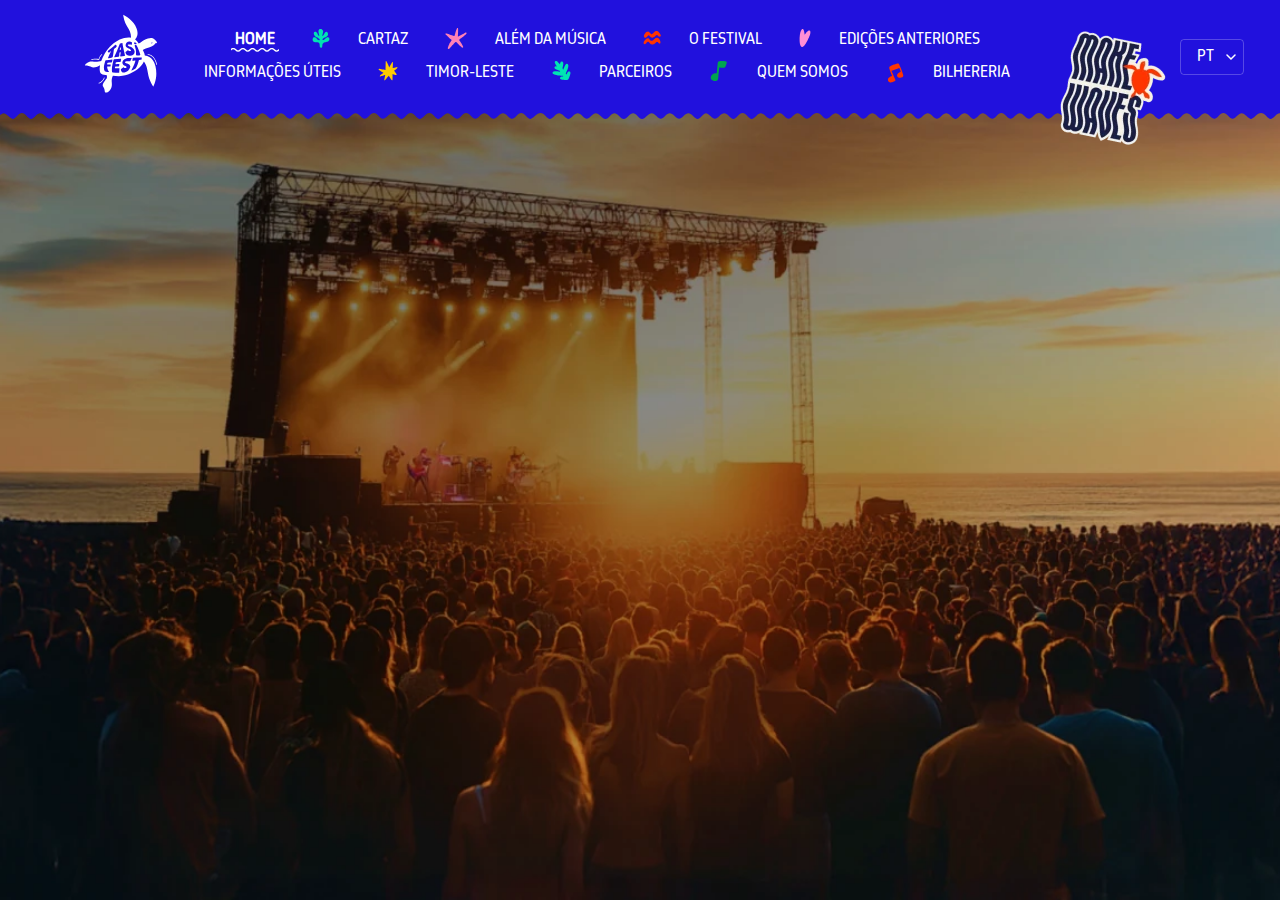
<file: mobile.html>
<!DOCTYPE html>
<html lang="en">
<head>
    <meta charset="UTF-8">
    <meta name="viewport" content="width=device-width, initial-scale=1.0">
    <link rel="stylesheet" href="style.css">
    <title>Tasi Fest - Timor-Leste 2025</title>
</head>
<body class="front-page">
    <header class="site-head pos-relative bg-blue-50" role="banner">
        <div id="menu" class="wrapper pb-xs pos-relative">
            <div class="flex justify-content:space-between align-items:center">
                <div class="flex align-items:center pos-relative">
                    <a href="index.html">
                        <svg class="logo" width="72" height="79" viewBox="0 0 72 79" xmlns="http://www.w3.org/2000/svg">
                            <path d="M62.34 34.0044C59.9051 34.5901 58.9701 35.1346 57.7989 36.0901C57.9633 36.3778 58.1277 36.6723 58.292 36.9736C59.1756 38.5353 59.6688 40.0764 59.8537 41.5765C63.2236 41.8641 65.8538 43.4977 67.8367 46.2409C69.2031 48.1416 70.0148 50.2786 70.5285 52.5389C71.8436 58.2616 71.5662 63.9021 69.6038 69.4501C69.2853 70.3645 68.8744 71.2378 68.5045 72.1317C68.4634 72.2447 68.4018 72.3577 68.3401 72.4707C68.3127 72.4844 68.2819 72.4947 68.2477 72.5015C67.662 71.5563 67.0456 70.6316 66.5011 69.6659C64.6312 66.3576 63.4907 62.7925 62.9051 59.0424C62.6277 57.2445 62.2989 55.4465 61.8366 53.6896C61.2613 51.4704 60.316 49.4053 58.8982 47.6074C56.2475 53.7102 48.9837 58.5082 42.9528 60.4089C41.1754 60.974 39.3158 61.4055 37.4767 61.7548C36.2438 61.9808 34.9904 62.176 33.7266 62.1452C31.7746 62.0938 29.8225 62.0117 27.8704 61.8678C27.3053 63.0596 26.5142 65.248 26.73 67.6727C27.0587 71.2995 27.069 73.7447 24.7265 76.4365C22.3738 79.118 20.1545 78.9023 19.8977 78.0187C19.6511 77.1351 19.8258 74.8029 18.0894 72.5221C16.3531 70.2309 21.2847 65.0939 21.7573 64.2206C22.1066 63.5836 21.9525 62.0219 21.8292 61.2103C20.0107 60.9534 17.8326 60.9329 16.2607 59.8541C14.6579 58.7548 14.5757 55.6417 14.7093 53.8951C14.7812 53.0424 14.9045 52.1691 15.0689 51.306C14.7606 51.4601 14.4421 51.6143 14.1442 51.7684C11.4113 53.2067 8.35986 54.3266 5.46256 52.6211C2.95568 51.1416 -0.167648 51.9122 0.00701187 51.1006C0.181672 50.2992 1.71251 49.282 1.71251 49.282C3.9009 47.5046 5.73997 47.2889 8.99686 47.7512C11.3394 48.0902 14.5962 47.4738 16.2298 47.1039C17.1545 44.5046 18.3771 41.9771 19.6717 39.7374C21.6237 36.3778 24.0279 33.2441 26.956 30.6859C31.867 26.3913 39.6445 22.7132 45.9117 23.792C45.9391 23.5659 45.9563 23.3399 45.9631 23.1139C46.035 21.2748 45.6241 19.5077 44.9871 17.7919C44.4117 16.261 43.6001 14.8638 42.7576 13.4768C41.874 12.0281 40.9904 10.5897 40.3123 9.02807C39.4082 6.95269 38.7712 4.79513 38.4322 2.55538C38.35 2.01085 38.2883 1.45605 38.2062 0.8396C38.8329 1.14782 39.3979 1.40468 39.9528 1.69235C43.3843 3.50059 46.2611 5.96638 48.5625 9.07944C49.7953 10.7336 50.8433 12.5007 51.5933 14.422C52.4461 16.6001 52.8159 18.8398 52.3331 21.1721C51.9837 22.8159 51.2132 24.2337 50.0728 25.4358C50.946 26.0214 51.7474 26.7715 52.4563 27.6859C52.929 28.292 53.3502 28.8674 53.7509 29.4324C54.4803 29.2681 55.0454 28.9496 55.6105 28.4461C56.9153 27.2646 60.2647 25.2817 62.9051 24.4906C65.5456 23.7098 66.4394 23.8742 67.7134 24.3468C69.0593 24.8296 71.9361 27.7064 71.9977 28.405C72.0696 29.2783 70.4258 29.3092 70.4258 29.3092C69.1415 31.8982 65.4634 33.2544 62.34 34.0044ZM34.6308 30.2133C33.0383 34.4257 31.3944 38.6586 29.3396 42.6655C29.1547 43.0251 29.3807 43.3128 29.8019 43.2511C31.0246 43.0765 32.2574 42.9018 33.4801 42.7477C33.8705 42.6963 34.2198 42.3573 34.2301 42.0285C34.2506 41.0216 34.3328 40.0148 34.415 39.0079C34.4458 38.6997 34.7438 38.3915 35.0931 38.3298C35.1136 38.323 35.1376 38.3196 35.165 38.3196C35.5143 38.2579 35.7712 38.4737 35.7301 38.7819C35.6068 39.8401 35.4219 40.8881 35.1547 41.9155C35.0623 42.2545 35.3191 42.5217 35.7198 42.4806C36.8979 42.3573 38.076 42.234 39.2541 42.1107C39.6548 42.0696 40.0041 41.6586 39.9322 41.299C39.1616 37.2408 37.9493 33.275 37.4459 29.1756C37.415 28.9496 37.2301 28.8365 37.0041 28.9187C36.2643 29.1653 35.8945 29.3092 35.1753 29.6174C34.9493 29.7099 34.7232 29.9667 34.6308 30.2133ZM66.3572 29.2064C66.4702 29.4427 66.8093 29.5044 67.1278 29.3503C67.4463 29.2064 67.6209 28.8982 67.5079 28.6619C67.4052 28.4359 67.0559 28.3639 66.7374 28.5181C66.4086 28.6722 66.2442 28.9804 66.3572 29.2064ZM51.4598 31.3229C51.1824 31.0763 50.7303 31.066 50.3707 31.0866C50.2269 31.0866 50.0625 31.0866 49.9186 31.1277C49.744 31.179 49.6515 31.3023 49.6412 31.477C49.631 31.6619 49.6823 31.8469 49.7234 32.0318C49.8364 32.4941 50.0625 32.9462 50.196 33.3777C50.3707 33.9942 50.5454 34.6106 50.6995 35.2271C51.0385 36.6038 51.0488 39.275 51.0385 40.7031C51.0282 41.3915 51.7988 41.4326 52.3125 41.4429C52.8159 41.4429 53.3296 41.4532 53.8433 41.4634C54.2029 41.4737 54.6242 41.5559 54.9427 41.371C55.5797 40.9908 55.1379 40.0764 54.9838 39.5319C54.6447 38.3298 54.1618 37.1586 53.6892 36.0079C53.1139 34.5592 52.5283 33.1003 51.768 31.7441C51.6755 31.5797 51.5933 31.4462 51.4598 31.3229ZM50.0111 30.1311C50.3913 30.2544 51.0488 30.3571 51.3878 30.0694C51.5419 29.9256 51.583 29.7715 51.5317 29.6071C51.4187 29.1756 50.7817 28.7338 50.494 28.6105C50.1036 28.4461 49.5282 28.2715 49.1584 28.5694C48.4289 29.155 49.4769 29.9359 50.0111 30.1311ZM45.2336 37.0456C44.4734 37.0661 43.8055 36.799 43.3535 36.388C43.1069 36.1517 42.7062 36.1517 42.4494 36.3777C41.8809 36.8435 41.3124 37.3093 40.7439 37.775C40.5281 37.9497 40.4254 38.2168 40.4665 38.4634C40.9082 40.7237 42.9733 41.9052 45.172 41.7511C47.6378 41.5867 50.2269 39.799 49.5282 37.0353C49.0659 35.1654 47.3501 33.7579 45.7371 32.864C44.9254 32.4222 43.0042 31.9599 42.7987 31.1277C42.6754 30.6448 43.7439 30.501 44.3809 30.501C45.0179 30.501 45.7474 30.6242 46.3022 30.7886C46.6001 30.8811 46.857 30.7373 46.8775 30.4496C46.9289 29.8023 46.9494 29.4838 46.9597 28.8571C46.97 28.5489 46.7028 28.1687 46.4049 28.0454C45.7884 27.7886 45.2542 27.6448 44.6686 27.5934C42.5932 27.4393 40.6514 29.0523 40.6103 31.1482C40.5487 34.4154 44.6788 33.8709 45.9117 36.0695C46.1789 36.7065 45.7371 37.025 45.2336 37.0456ZM23.2984 38.2168C23.4423 38.3401 23.5964 38.4737 23.7608 38.5661C24.0998 38.7511 24.3464 38.3709 24.593 38.1654C24.956 37.8504 25.3224 37.5387 25.6923 37.2305C25.7334 37.1894 25.7848 37.1689 25.8464 37.1689C26.0005 37.1586 25.98 37.2921 25.9286 37.3949C24.8909 39.573 23.7299 41.7306 22.9902 44.0114C22.8977 44.2785 23.2368 44.4224 23.6991 44.3196C24.8498 44.0628 26.0005 43.8162 27.1512 43.5491C27.6238 43.4463 27.7677 43.0765 27.8396 42.6244C28.0862 40.9737 28.3362 39.3196 28.5896 37.662C28.7129 36.8606 28.7232 36.0079 28.9184 35.2271C29.1238 34.4257 30.0896 34.1585 30.7266 33.6346C31.1684 33.275 31.6924 33.2133 31.6718 32.5661C31.6615 32.1756 31.5896 31.7852 31.4355 31.4256C31.3841 31.3126 31.3122 31.179 31.2198 31.0558C31.0965 30.8708 30.9013 30.6859 30.665 30.6653C30.4184 30.6448 30.2437 30.84 30.0793 30.9941C29.8122 31.2201 29.5417 31.4462 29.2677 31.6722C29.2677 31.7647 28.7642 32.1037 28.6821 32.1756C28.4697 32.3537 28.2574 32.5318 28.0451 32.7099C27.6546 33.0387 27.2608 33.3709 26.8635 33.7065C26.0142 34.4188 25.1683 35.138 24.3258 35.864C23.843 36.2853 22.9799 36.8093 22.7539 37.436C22.6717 37.6517 23.1443 38.0832 23.2984 38.2168ZM27.0074 48.0902C27.1375 47.3847 27.2779 46.6758 27.4286 45.9635C27.48 45.7375 27.295 45.5731 27.0279 45.6039C24.9731 45.8402 22.9388 46.1279 20.884 46.3745C20.6272 46.395 20.3703 46.5697 20.3087 46.7649C19.4148 49.8266 18.0175 54.3883 19.6717 56.9773C19.7539 57.1006 20.0621 57.2958 20.2984 57.3883C21.4696 57.7376 22.5998 57.8917 23.8121 58.0253C24.0998 58.0561 24.1717 57.9123 24.0073 57.7171C22.908 56.402 22.3018 54.7068 22.1169 52.9396C22.0964 52.7239 22.3429 52.5389 22.6306 52.5389C23.4217 52.5287 24.2128 52.5492 25.0142 52.5492C25.2813 52.5492 25.5176 52.4054 25.5485 52.1896C25.6101 51.6451 25.6409 51.3677 25.7231 50.8231C25.7539 50.5971 25.569 50.4225 25.2916 50.4327C24.3772 50.4636 23.4628 50.4738 22.5587 50.5252C22.3018 50.5355 22.1066 50.3916 22.1374 50.1862C22.1683 49.8677 22.2094 49.5389 22.2607 49.2101C22.3018 48.9944 22.5587 48.7991 22.8258 48.7786C24.0279 48.6759 25.23 48.6245 26.4218 48.5423C26.6992 48.5217 26.956 48.3265 27.0074 48.0902ZM35.7198 47.4943C35.85 46.7135 35.9767 45.9327 36.1 45.1518C36.1411 44.895 35.9459 44.7101 35.6582 44.7306C33.4801 44.9155 31.3122 45.1313 29.1341 45.3676C28.8567 45.3984 28.5999 45.6142 28.5588 45.8505C27.8396 49.5903 26.2882 54.2958 27.1307 58.1178C27.1718 58.2924 27.4389 58.4568 27.6957 58.4774C29.73 58.652 31.7643 58.7548 33.8088 58.8164C34.0554 58.8267 34.2506 58.6726 34.2403 58.4774C34.2095 57.2342 34.3225 56.0218 34.4767 54.789C34.5075 54.5424 34.3123 54.3369 34.0451 54.3472C32.8191 54.3609 31.5896 54.3677 30.3567 54.3677C30.0896 54.3677 29.8841 54.1725 29.9149 53.9259C29.956 53.515 29.9766 53.3095 30.028 52.9191C30.0588 52.693 30.3054 52.5081 30.5828 52.4978C31.5622 52.4773 32.5417 52.4567 33.5212 52.4362C33.7986 52.4259 34.0554 52.2513 34.0965 52.0047C34.1992 51.3985 34.2506 51.1005 34.3534 50.4944C34.3945 50.2478 34.2095 50.0526 33.9219 50.0731C32.9287 50.1142 31.9355 50.1588 30.9424 50.2067C30.6547 50.217 30.4595 50.032 30.5006 49.7957C30.5725 49.354 30.6136 49.1279 30.6855 48.6861C30.7266 48.4498 30.9937 48.2341 31.2711 48.2135C32.5554 48.1313 33.8397 48.0491 35.1239 47.9772C35.4116 47.9567 35.6684 47.7409 35.7198 47.4943ZM39.9219 48.1416C39.9733 47.5765 41.3809 47.3813 42.0487 47.33C42.9117 47.2683 43.7953 47.2272 44.6686 47.33C44.9357 47.3505 45.2336 47.1861 45.3672 46.9395C45.7713 46.1519 46.1652 45.3573 46.5487 44.5559C46.6617 44.2991 46.5179 44.0525 46.2302 44.0217C45.3158 43.9395 44.4014 43.8881 43.5076 43.96C41.0932 44.1553 38.0315 45.3162 37.4767 48.1211C37.1787 49.6314 37.9596 50.6896 39.1925 51.4293C39.8706 51.83 41.422 52.0971 41.6069 53.0013C41.6274 53.6485 41.0418 54.0389 40.5281 54.1006C39.6856 54.2136 39.0897 53.9054 38.8021 53.4328C38.689 53.2478 38.4219 53.2376 38.1856 53.4019C37.4767 53.9259 36.7781 54.4499 36.0897 55.0047C35.9561 55.1177 35.8637 55.2924 35.8739 55.4568C36.0075 57.4705 37.2712 58.9397 39.5315 58.5596C42.1925 58.0972 44.4425 55.8266 45.1823 53.2992C45.7063 51.5012 44.2782 50.4019 42.8192 49.7444C42.0589 49.4053 39.85 48.8402 39.9219 48.1416ZM56.8126 43.8059C56.8331 43.621 56.679 43.4669 56.4735 43.4566C53.7612 43.3128 50.9974 43.5491 48.2953 43.7135C48.0077 43.734 47.7611 43.9498 47.72 44.1963C47.6172 44.9464 47.4837 45.7066 47.3398 46.4566C47.2885 46.7032 47.4734 46.8779 47.7611 46.8368C48.494 46.7615 49.2269 46.6793 49.9597 46.5902C50.2371 46.5594 50.4221 46.7341 50.3604 46.9601C49.446 50.1759 47.9974 53.3403 46.4152 56.2582C46.3022 56.4636 46.4152 56.5561 46.672 56.4636C47.8638 55.9808 49.0453 55.467 50.1549 54.7992C50.3604 54.6657 50.6584 54.4191 50.7611 54.2547C52.22 51.9739 53.1653 49.2204 53.7817 46.5183C53.8331 46.3128 54.0694 46.1073 54.3057 46.0765C55.0454 45.984 55.3845 45.9429 56.042 45.871C56.2475 45.8505 56.453 45.6758 56.5043 45.5012C56.679 44.8231 56.7407 44.484 56.8126 43.8059ZM35.9048 35.299C35.9048 35.6175 35.6274 35.9462 35.2883 36.0182C34.9493 36.0901 34.7027 35.8846 34.7541 35.5661C34.8054 35.2065 34.8773 34.8777 34.939 34.5901C35.0828 33.9428 35.278 33.3983 35.5349 33.3263C35.7917 33.2544 35.8739 33.7373 35.8945 34.3537C35.8945 34.6311 35.9048 34.9496 35.9048 35.299Z" />
                            <path d="M6.72491 45.9199C6.91669 45.8788 7.1119 45.8411 7.31054 45.8069C7.39958 45.7932 7.48862 45.7795 7.57766 45.7658C7.63931 45.7521 7.69753 45.7418 7.75232 45.735C7.77287 45.735 7.78999 45.7315 7.80369 45.7247C7.82424 45.7247 7.94753 45.7041 7.85506 45.7247C8.31397 45.663 8.77289 45.6185 9.2318 45.5911C10.2181 45.5295 11.2147 45.5295 12.201 45.6322C12.338 45.6459 12.4716 45.6596 12.6017 45.6733C12.7147 45.6939 12.5298 45.663 12.6325 45.6836C12.6668 45.6904 12.701 45.6939 12.7353 45.6939C12.8038 45.7076 12.8723 45.7213 12.9407 45.735C13.2147 45.7761 13.4853 45.8274 13.7524 45.8891C13.9373 45.9404 14.1428 45.8377 14.1839 45.6425C14.2798 45.2726 14.3962 44.9096 14.5332 44.5534C14.5675 44.4712 14.5983 44.3891 14.6257 44.3069C14.636 44.2966 14.6873 44.1733 14.6565 44.2452C14.6771 44.1904 14.6976 44.1391 14.7182 44.0911C14.8004 43.9199 14.8826 43.7486 14.9647 43.5774C15.136 43.2418 15.3278 42.9164 15.5401 42.6014C15.6428 42.4438 15.7524 42.2863 15.8689 42.1288C15.8894 42.0945 15.9134 42.0603 15.9408 42.026C15.9511 42.0157 15.9922 41.9644 15.9613 41.9952C15.9305 42.0363 16.0024 41.9541 15.9922 41.9541C16.0538 41.8788 16.1154 41.8034 16.1771 41.7281C16.4511 41.3993 16.7456 41.0911 17.0607 40.8034C17.1942 40.6698 17.1942 40.4233 17.0607 40.2897C16.9066 40.1561 16.7011 40.1561 16.5572 40.2897C15.386 41.3787 14.4921 42.7247 13.9065 44.2041C13.7421 44.6151 13.6051 45.0329 13.4956 45.4576C13.6462 45.3685 13.7935 45.2829 13.9373 45.2007C12.9407 44.9644 11.9133 44.8617 10.8962 44.8411C9.92016 44.8206 8.94412 44.8719 7.97835 44.9952C7.49547 45.0466 7.01259 45.1288 6.52971 45.2315C6.34477 45.2726 6.22148 45.4884 6.28313 45.6733C6.34477 45.8583 6.5297 45.961 6.72491 45.9199Z" />
                            <path d="M62.9289 40.9091C62.9974 40.916 63.0625 40.9228 63.1241 40.9297C63.1584 40.9297 63.1926 40.9331 63.2269 40.9399C63.3296 40.9502 63.1447 40.9297 63.2577 40.9399C63.3947 40.9605 63.5317 40.9845 63.6687 41.0119C63.9221 41.0666 64.1755 41.1317 64.429 41.2071C64.6755 41.2824 64.9187 41.368 65.1584 41.4639C65.2612 41.505 65.0968 41.4331 65.1892 41.4845C65.2166 41.4913 65.2475 41.5016 65.2817 41.5153C65.3296 41.5427 65.3776 41.5667 65.4255 41.5872C65.5557 41.6488 65.6824 41.7105 65.8057 41.7721C66.0317 41.8954 66.2509 42.029 66.4632 42.1728C66.5728 42.2413 66.679 42.3167 66.7817 42.3989C66.8297 42.4263 66.8742 42.4571 66.9153 42.4913C66.8536 42.4502 66.9358 42.5119 66.9461 42.5119C66.9804 42.5393 67.0146 42.5667 67.0488 42.5941C67.405 42.8954 67.7372 43.2208 68.0454 43.5701C68.1139 43.6523 68.1824 43.7379 68.2509 43.827C68.2852 43.8681 68.3194 43.9091 68.3537 43.9502C68.3639 43.9605 68.4256 44.0324 68.3639 43.9708C68.3913 43.9982 68.4153 44.0256 68.4359 44.053C68.5728 44.2379 68.703 44.4229 68.8263 44.6078C69.0934 44.9982 69.34 45.3989 69.566 45.8099C69.792 46.2208 70.0044 46.6421 70.203 47.0736C70.2509 47.1763 70.2989 47.2825 70.3468 47.3921C70.3674 47.4469 70.3914 47.4982 70.4188 47.5462C70.4393 47.6078 70.4188 47.5565 70.4085 47.5462C70.429 47.5804 70.4462 47.6147 70.4599 47.6489C70.542 47.8544 70.6208 48.0599 70.6962 48.2654C70.8503 48.6866 70.9941 49.1181 71.0968 49.5599C71.1516 49.7517 71.1927 49.9435 71.2201 50.1353C71.227 50.1764 71.2338 50.2175 71.2407 50.2586C71.251 50.3305 71.2304 50.2791 71.2407 50.2483C71.2407 50.2586 71.251 50.2996 71.251 50.3202C71.2578 50.4024 71.2647 50.4846 71.2715 50.5668C71.2818 50.7517 71.4256 50.9366 71.6311 50.9264C71.816 50.9161 72.001 50.7723 71.9907 50.5668C71.9496 49.8168 71.7338 49.077 71.4975 48.3784C71.179 47.464 70.7886 46.5804 70.3366 45.7379C69.8845 44.8749 69.3605 44.053 68.7441 43.2927C68.0968 42.5016 67.3263 41.8338 66.4427 41.3201C65.3742 40.6831 64.1721 40.3029 62.9289 40.1899C62.744 40.1796 62.5693 40.3646 62.5693 40.5495C62.5796 40.755 62.7337 40.8886 62.9289 40.9091Z" />
                            <path d="M14.0191 69.5343C15.0157 69.1542 15.9403 68.6096 16.7623 67.9315C17.5636 67.2637 18.2623 66.4623 18.8068 65.5788C19.1253 65.0651 19.3822 64.5205 19.5979 63.9657C19.6698 63.7911 19.526 63.5651 19.3513 63.524C19.1459 63.4726 18.9815 63.5856 18.9095 63.7705C18.889 63.8253 18.8684 63.8801 18.8479 63.9349C18.8342 63.9623 18.8205 63.9897 18.8068 64.0171C18.8479 63.9452 18.8068 64.0377 18.7965 64.0479C18.7486 64.1644 18.6972 64.2808 18.6424 64.3973C18.5328 64.6233 18.413 64.8425 18.2828 65.0548C18.1527 65.274 18.0157 65.4863 17.8719 65.6918C17.8034 65.7877 17.7349 65.8836 17.6664 65.9795C17.7177 65.9075 17.6561 65.9897 17.6458 66C17.6253 66.0206 17.6047 66.0445 17.5842 66.0719C17.5431 66.1267 17.502 66.1815 17.4609 66.2363C17.139 66.6062 16.7931 66.9521 16.4232 67.274C16.3342 67.3562 16.2451 67.435 16.1561 67.5103C16.1287 67.5309 16.1047 67.548 16.0842 67.5617C16.0739 67.572 15.9917 67.6336 16.0636 67.5822C16.0088 67.6233 15.9506 67.6644 15.889 67.7055C15.6903 67.8562 15.4848 67.9966 15.2725 68.1268C15.0328 68.2706 14.7896 68.4076 14.5431 68.5377C14.4129 68.5994 14.2862 68.6576 14.1629 68.7124C14.1355 68.7261 14.1081 68.7364 14.0807 68.7432C14.1526 68.7124 14.0396 68.7638 14.0191 68.7638C13.9574 68.7911 13.8924 68.8185 13.8239 68.8459C13.6492 68.9076 13.5156 69.0925 13.5773 69.2877C13.6287 69.4521 13.8341 69.6062 14.0191 69.5343Z" />
                        </svg>
                    </a>
                    <nav id="primary-nav">
                        <ul class="cluster cluster:center gap:2xs nav-list ff-october" role="list">
                            <li class="current_page_item"><a href="index.html">Home</a></li>
                            <li class="icon icon-seaweed-1"><a href="cartaz.html">Cartaz</a></li>
                            <li class="icon icon-ocean-star"><a href="alem-da-musica.html">Além da Música</a></li>
                            <li class="icon icon-wave"><a href="o-festival.html">O Festival</a></li>
                            <li class="icon icon-heart"><a href="edicoes-anteriores.html">Edições Anteriores</a></li>
                            <li><a href="informacoes-uteis.html">Informações úteis</a></li>
                            <li class="icon icon-splash"><a href="timor-leste.html">Timor-Leste</a></li>
                            <li class="icon icon-seaweed-2"><a href="parceiros.html">Parceiros</a></li>
                            <li class="icon icon-musical-note-1"><a href="quem-somos.html">Quem somos</a></li>
                            <li class="icon icon-musical-note-2"><a href="bilheteria.html">Bilhereria</a></li>
                        </ul>
                    </nav>
                    <img src="assets/img/sticker-make-waves.webp" alt="Make Waves" class="sticker-make-waves pos-absolute" >   
                </div>   
                <div class="header-lang pos-absolute">    
                    <div class="select pos-relative">
                        <select name="language" class="lang ff-october"> 
                            <option value="PT">PT</option>
                            <option value="EN">EN</option>
                            <option value="TET">TET</option>
                        </select>
                    </div>
                </div>
                <h1 class="title-mobile flex flex:column align-items:center pos-relative ff-october text-uppercase text-step-2">Além da Música</h1>
                <button id="btn-mobile" class="bar stack justify-content:center pos-relative">
                    <span class="top"></span>
                    <span class="middle"></span>
                    <span class="bottom"></span>
                </button>  
            </div>
            <nav id="mobile-nav">
                <div class="flex justify-content:flex-end gap:s text-uppercase">
                    <a href="#">PT</a>
                    <a href="#">EN</a>
                    <a href="#">TET</a>
                </div>
                <ul class="flex flex:column gap:l nav-list ff-october color-light text-uppercase" role="list">
                    <li class="current_page_item"><a href="index.html">Home</a></li>
                    <li><a href="cartaz.html">Cartaz</a></li>
                    <li><a href="alem-da-musica.html">Além da Música</a></li>
                    <li><a href="o-festival.html">O Festival</a></li>
                    <li><a href="edicoes-anteriores.html">Edições Anteriores</a></li>
                    <li><a href="informacoes-uteis.html">Informações úteis</a></li>
                    <li><a href="timor-leste.html">Timor-Leste</a></li>
                    <li><a href="parceiros.html">Parceiros</a></li>
                    <li><a href="quem-somos.html">Quem somos</a></li>
                    <li><a href="bilheteria.html">Bilhereria</a></li>
                </ul>
            </nav>            
        </div>  
    </header>
   <script>
        const btnMobile = document.getElementById("btn-mobile");
        const menu = document.getElementById("menu");

        btnMobile.addEventListener("click", function() {
            menu.classList.toggle("active");
        });
   </script>
</body>
</html>
</file>
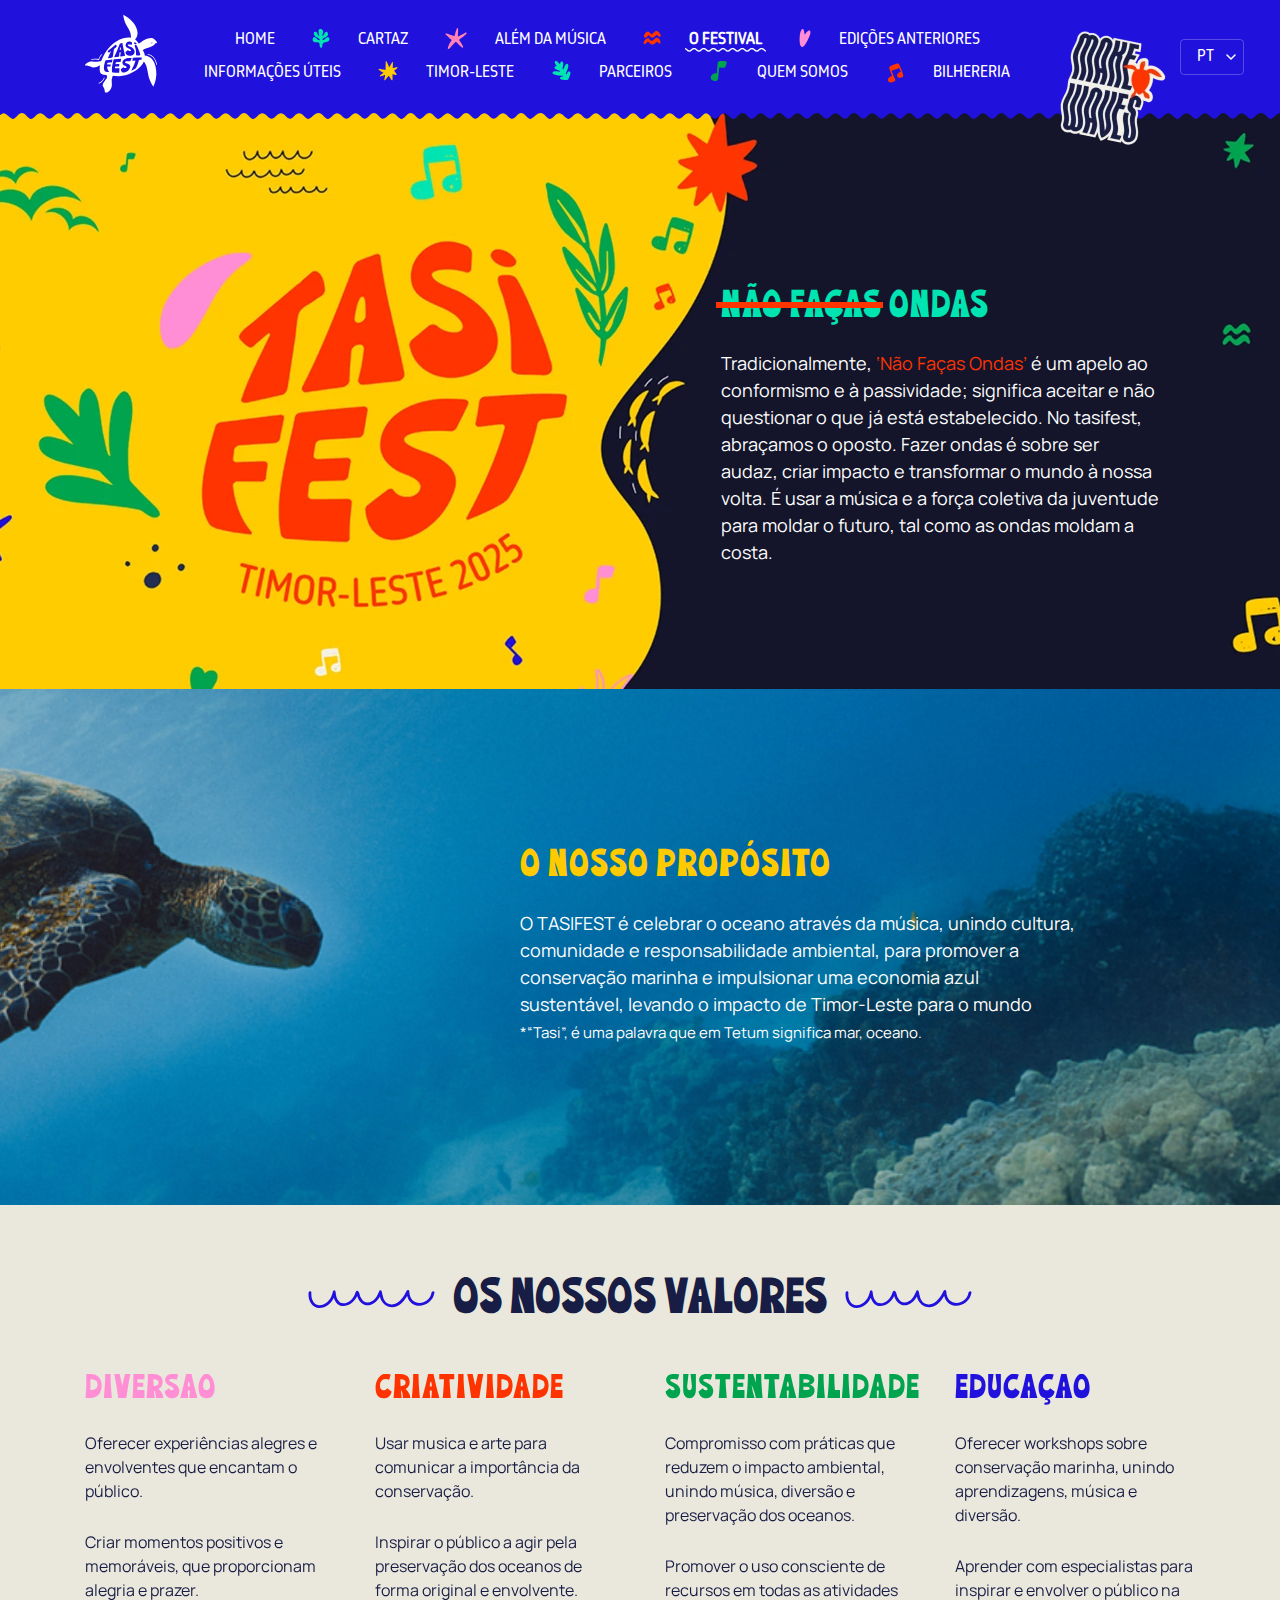
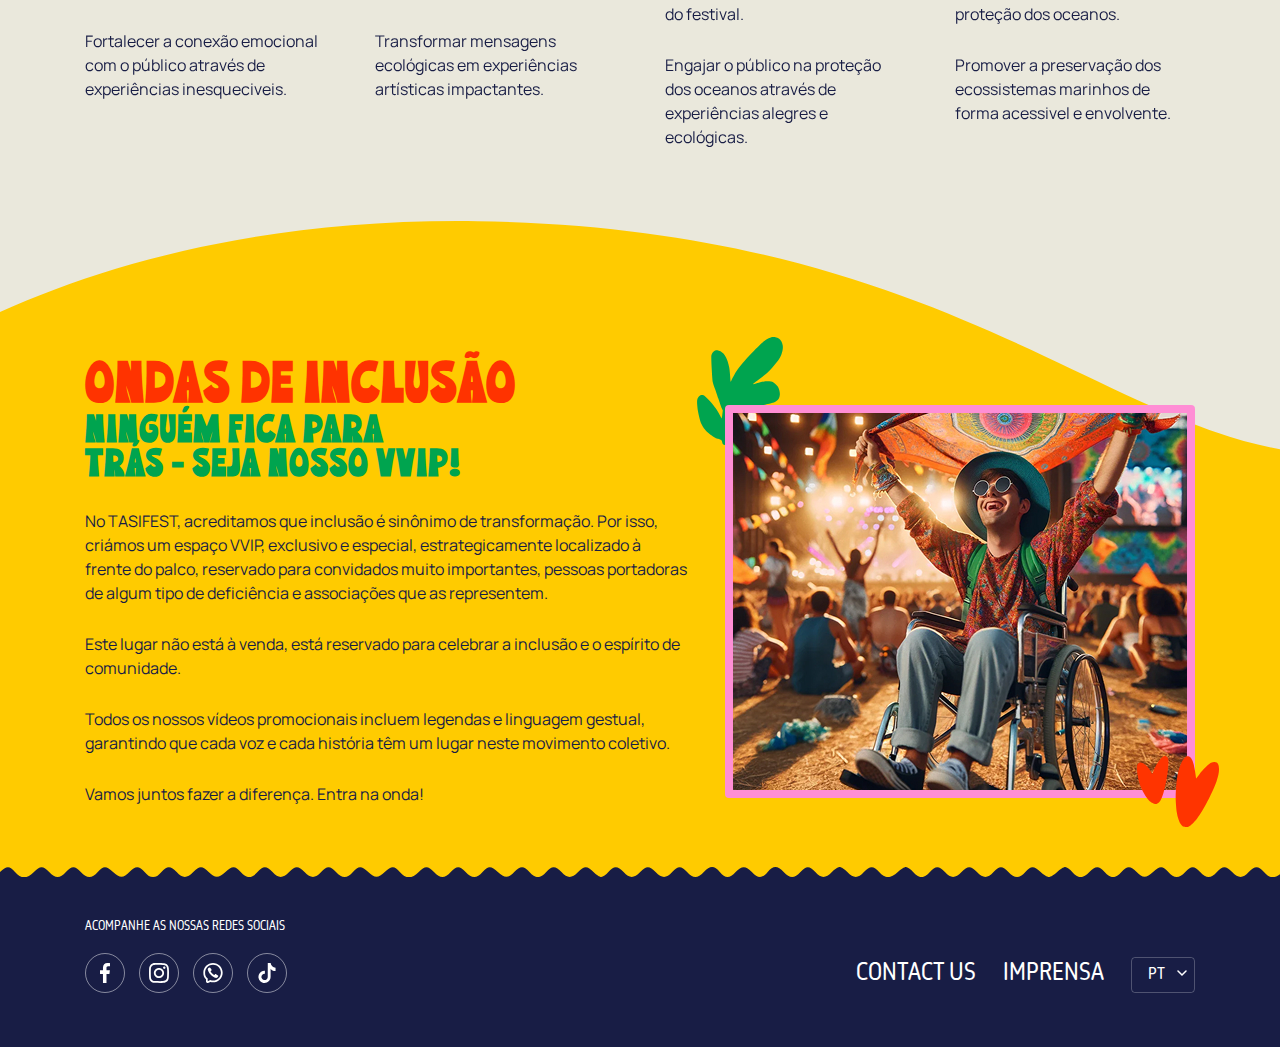
<file: o-festival.html>
<!DOCTYPE html>
<html lang="en">
<head>
    <meta charset="UTF-8">
    <meta name="viewport" content="width=device-width, initial-scale=1.0">
    <link rel="stylesheet" href="https://cdn.jsdelivr.net/npm/swiper@11/swiper-bundle.min.css" />
    <link rel="stylesheet" href="style.css">
    <title>O Festival - Tasi Fest - Timor-Leste 2025</title>
</head>
<body>
    <header class="site-head pos-relative bg-blue-50" role="banner">
        <div id="menu" class="wrapper pb-xs pos-relative">
            <div class="flex justify-content:space-between align-items:center">
                <div class="flex align-items:center pos-relative">
                    <a href="index.html">
                        <svg class="logo" width="72" height="79" viewBox="0 0 72 79" xmlns="http://www.w3.org/2000/svg">
                            <path d="M62.34 34.0044C59.9051 34.5901 58.9701 35.1346 57.7989 36.0901C57.9633 36.3778 58.1277 36.6723 58.292 36.9736C59.1756 38.5353 59.6688 40.0764 59.8537 41.5765C63.2236 41.8641 65.8538 43.4977 67.8367 46.2409C69.2031 48.1416 70.0148 50.2786 70.5285 52.5389C71.8436 58.2616 71.5662 63.9021 69.6038 69.4501C69.2853 70.3645 68.8744 71.2378 68.5045 72.1317C68.4634 72.2447 68.4018 72.3577 68.3401 72.4707C68.3127 72.4844 68.2819 72.4947 68.2477 72.5015C67.662 71.5563 67.0456 70.6316 66.5011 69.6659C64.6312 66.3576 63.4907 62.7925 62.9051 59.0424C62.6277 57.2445 62.2989 55.4465 61.8366 53.6896C61.2613 51.4704 60.316 49.4053 58.8982 47.6074C56.2475 53.7102 48.9837 58.5082 42.9528 60.4089C41.1754 60.974 39.3158 61.4055 37.4767 61.7548C36.2438 61.9808 34.9904 62.176 33.7266 62.1452C31.7746 62.0938 29.8225 62.0117 27.8704 61.8678C27.3053 63.0596 26.5142 65.248 26.73 67.6727C27.0587 71.2995 27.069 73.7447 24.7265 76.4365C22.3738 79.118 20.1545 78.9023 19.8977 78.0187C19.6511 77.1351 19.8258 74.8029 18.0894 72.5221C16.3531 70.2309 21.2847 65.0939 21.7573 64.2206C22.1066 63.5836 21.9525 62.0219 21.8292 61.2103C20.0107 60.9534 17.8326 60.9329 16.2607 59.8541C14.6579 58.7548 14.5757 55.6417 14.7093 53.8951C14.7812 53.0424 14.9045 52.1691 15.0689 51.306C14.7606 51.4601 14.4421 51.6143 14.1442 51.7684C11.4113 53.2067 8.35986 54.3266 5.46256 52.6211C2.95568 51.1416 -0.167648 51.9122 0.00701187 51.1006C0.181672 50.2992 1.71251 49.282 1.71251 49.282C3.9009 47.5046 5.73997 47.2889 8.99686 47.7512C11.3394 48.0902 14.5962 47.4738 16.2298 47.1039C17.1545 44.5046 18.3771 41.9771 19.6717 39.7374C21.6237 36.3778 24.0279 33.2441 26.956 30.6859C31.867 26.3913 39.6445 22.7132 45.9117 23.792C45.9391 23.5659 45.9563 23.3399 45.9631 23.1139C46.035 21.2748 45.6241 19.5077 44.9871 17.7919C44.4117 16.261 43.6001 14.8638 42.7576 13.4768C41.874 12.0281 40.9904 10.5897 40.3123 9.02807C39.4082 6.95269 38.7712 4.79513 38.4322 2.55538C38.35 2.01085 38.2883 1.45605 38.2062 0.8396C38.8329 1.14782 39.3979 1.40468 39.9528 1.69235C43.3843 3.50059 46.2611 5.96638 48.5625 9.07944C49.7953 10.7336 50.8433 12.5007 51.5933 14.422C52.4461 16.6001 52.8159 18.8398 52.3331 21.1721C51.9837 22.8159 51.2132 24.2337 50.0728 25.4358C50.946 26.0214 51.7474 26.7715 52.4563 27.6859C52.929 28.292 53.3502 28.8674 53.7509 29.4324C54.4803 29.2681 55.0454 28.9496 55.6105 28.4461C56.9153 27.2646 60.2647 25.2817 62.9051 24.4906C65.5456 23.7098 66.4394 23.8742 67.7134 24.3468C69.0593 24.8296 71.9361 27.7064 71.9977 28.405C72.0696 29.2783 70.4258 29.3092 70.4258 29.3092C69.1415 31.8982 65.4634 33.2544 62.34 34.0044ZM34.6308 30.2133C33.0383 34.4257 31.3944 38.6586 29.3396 42.6655C29.1547 43.0251 29.3807 43.3128 29.8019 43.2511C31.0246 43.0765 32.2574 42.9018 33.4801 42.7477C33.8705 42.6963 34.2198 42.3573 34.2301 42.0285C34.2506 41.0216 34.3328 40.0148 34.415 39.0079C34.4458 38.6997 34.7438 38.3915 35.0931 38.3298C35.1136 38.323 35.1376 38.3196 35.165 38.3196C35.5143 38.2579 35.7712 38.4737 35.7301 38.7819C35.6068 39.8401 35.4219 40.8881 35.1547 41.9155C35.0623 42.2545 35.3191 42.5217 35.7198 42.4806C36.8979 42.3573 38.076 42.234 39.2541 42.1107C39.6548 42.0696 40.0041 41.6586 39.9322 41.299C39.1616 37.2408 37.9493 33.275 37.4459 29.1756C37.415 28.9496 37.2301 28.8365 37.0041 28.9187C36.2643 29.1653 35.8945 29.3092 35.1753 29.6174C34.9493 29.7099 34.7232 29.9667 34.6308 30.2133ZM66.3572 29.2064C66.4702 29.4427 66.8093 29.5044 67.1278 29.3503C67.4463 29.2064 67.6209 28.8982 67.5079 28.6619C67.4052 28.4359 67.0559 28.3639 66.7374 28.5181C66.4086 28.6722 66.2442 28.9804 66.3572 29.2064ZM51.4598 31.3229C51.1824 31.0763 50.7303 31.066 50.3707 31.0866C50.2269 31.0866 50.0625 31.0866 49.9186 31.1277C49.744 31.179 49.6515 31.3023 49.6412 31.477C49.631 31.6619 49.6823 31.8469 49.7234 32.0318C49.8364 32.4941 50.0625 32.9462 50.196 33.3777C50.3707 33.9942 50.5454 34.6106 50.6995 35.2271C51.0385 36.6038 51.0488 39.275 51.0385 40.7031C51.0282 41.3915 51.7988 41.4326 52.3125 41.4429C52.8159 41.4429 53.3296 41.4532 53.8433 41.4634C54.2029 41.4737 54.6242 41.5559 54.9427 41.371C55.5797 40.9908 55.1379 40.0764 54.9838 39.5319C54.6447 38.3298 54.1618 37.1586 53.6892 36.0079C53.1139 34.5592 52.5283 33.1003 51.768 31.7441C51.6755 31.5797 51.5933 31.4462 51.4598 31.3229ZM50.0111 30.1311C50.3913 30.2544 51.0488 30.3571 51.3878 30.0694C51.5419 29.9256 51.583 29.7715 51.5317 29.6071C51.4187 29.1756 50.7817 28.7338 50.494 28.6105C50.1036 28.4461 49.5282 28.2715 49.1584 28.5694C48.4289 29.155 49.4769 29.9359 50.0111 30.1311ZM45.2336 37.0456C44.4734 37.0661 43.8055 36.799 43.3535 36.388C43.1069 36.1517 42.7062 36.1517 42.4494 36.3777C41.8809 36.8435 41.3124 37.3093 40.7439 37.775C40.5281 37.9497 40.4254 38.2168 40.4665 38.4634C40.9082 40.7237 42.9733 41.9052 45.172 41.7511C47.6378 41.5867 50.2269 39.799 49.5282 37.0353C49.0659 35.1654 47.3501 33.7579 45.7371 32.864C44.9254 32.4222 43.0042 31.9599 42.7987 31.1277C42.6754 30.6448 43.7439 30.501 44.3809 30.501C45.0179 30.501 45.7474 30.6242 46.3022 30.7886C46.6001 30.8811 46.857 30.7373 46.8775 30.4496C46.9289 29.8023 46.9494 29.4838 46.9597 28.8571C46.97 28.5489 46.7028 28.1687 46.4049 28.0454C45.7884 27.7886 45.2542 27.6448 44.6686 27.5934C42.5932 27.4393 40.6514 29.0523 40.6103 31.1482C40.5487 34.4154 44.6788 33.8709 45.9117 36.0695C46.1789 36.7065 45.7371 37.025 45.2336 37.0456ZM23.2984 38.2168C23.4423 38.3401 23.5964 38.4737 23.7608 38.5661C24.0998 38.7511 24.3464 38.3709 24.593 38.1654C24.956 37.8504 25.3224 37.5387 25.6923 37.2305C25.7334 37.1894 25.7848 37.1689 25.8464 37.1689C26.0005 37.1586 25.98 37.2921 25.9286 37.3949C24.8909 39.573 23.7299 41.7306 22.9902 44.0114C22.8977 44.2785 23.2368 44.4224 23.6991 44.3196C24.8498 44.0628 26.0005 43.8162 27.1512 43.5491C27.6238 43.4463 27.7677 43.0765 27.8396 42.6244C28.0862 40.9737 28.3362 39.3196 28.5896 37.662C28.7129 36.8606 28.7232 36.0079 28.9184 35.2271C29.1238 34.4257 30.0896 34.1585 30.7266 33.6346C31.1684 33.275 31.6924 33.2133 31.6718 32.5661C31.6615 32.1756 31.5896 31.7852 31.4355 31.4256C31.3841 31.3126 31.3122 31.179 31.2198 31.0558C31.0965 30.8708 30.9013 30.6859 30.665 30.6653C30.4184 30.6448 30.2437 30.84 30.0793 30.9941C29.8122 31.2201 29.5417 31.4462 29.2677 31.6722C29.2677 31.7647 28.7642 32.1037 28.6821 32.1756C28.4697 32.3537 28.2574 32.5318 28.0451 32.7099C27.6546 33.0387 27.2608 33.3709 26.8635 33.7065C26.0142 34.4188 25.1683 35.138 24.3258 35.864C23.843 36.2853 22.9799 36.8093 22.7539 37.436C22.6717 37.6517 23.1443 38.0832 23.2984 38.2168ZM27.0074 48.0902C27.1375 47.3847 27.2779 46.6758 27.4286 45.9635C27.48 45.7375 27.295 45.5731 27.0279 45.6039C24.9731 45.8402 22.9388 46.1279 20.884 46.3745C20.6272 46.395 20.3703 46.5697 20.3087 46.7649C19.4148 49.8266 18.0175 54.3883 19.6717 56.9773C19.7539 57.1006 20.0621 57.2958 20.2984 57.3883C21.4696 57.7376 22.5998 57.8917 23.8121 58.0253C24.0998 58.0561 24.1717 57.9123 24.0073 57.7171C22.908 56.402 22.3018 54.7068 22.1169 52.9396C22.0964 52.7239 22.3429 52.5389 22.6306 52.5389C23.4217 52.5287 24.2128 52.5492 25.0142 52.5492C25.2813 52.5492 25.5176 52.4054 25.5485 52.1896C25.6101 51.6451 25.6409 51.3677 25.7231 50.8231C25.7539 50.5971 25.569 50.4225 25.2916 50.4327C24.3772 50.4636 23.4628 50.4738 22.5587 50.5252C22.3018 50.5355 22.1066 50.3916 22.1374 50.1862C22.1683 49.8677 22.2094 49.5389 22.2607 49.2101C22.3018 48.9944 22.5587 48.7991 22.8258 48.7786C24.0279 48.6759 25.23 48.6245 26.4218 48.5423C26.6992 48.5217 26.956 48.3265 27.0074 48.0902ZM35.7198 47.4943C35.85 46.7135 35.9767 45.9327 36.1 45.1518C36.1411 44.895 35.9459 44.7101 35.6582 44.7306C33.4801 44.9155 31.3122 45.1313 29.1341 45.3676C28.8567 45.3984 28.5999 45.6142 28.5588 45.8505C27.8396 49.5903 26.2882 54.2958 27.1307 58.1178C27.1718 58.2924 27.4389 58.4568 27.6957 58.4774C29.73 58.652 31.7643 58.7548 33.8088 58.8164C34.0554 58.8267 34.2506 58.6726 34.2403 58.4774C34.2095 57.2342 34.3225 56.0218 34.4767 54.789C34.5075 54.5424 34.3123 54.3369 34.0451 54.3472C32.8191 54.3609 31.5896 54.3677 30.3567 54.3677C30.0896 54.3677 29.8841 54.1725 29.9149 53.9259C29.956 53.515 29.9766 53.3095 30.028 52.9191C30.0588 52.693 30.3054 52.5081 30.5828 52.4978C31.5622 52.4773 32.5417 52.4567 33.5212 52.4362C33.7986 52.4259 34.0554 52.2513 34.0965 52.0047C34.1992 51.3985 34.2506 51.1005 34.3534 50.4944C34.3945 50.2478 34.2095 50.0526 33.9219 50.0731C32.9287 50.1142 31.9355 50.1588 30.9424 50.2067C30.6547 50.217 30.4595 50.032 30.5006 49.7957C30.5725 49.354 30.6136 49.1279 30.6855 48.6861C30.7266 48.4498 30.9937 48.2341 31.2711 48.2135C32.5554 48.1313 33.8397 48.0491 35.1239 47.9772C35.4116 47.9567 35.6684 47.7409 35.7198 47.4943ZM39.9219 48.1416C39.9733 47.5765 41.3809 47.3813 42.0487 47.33C42.9117 47.2683 43.7953 47.2272 44.6686 47.33C44.9357 47.3505 45.2336 47.1861 45.3672 46.9395C45.7713 46.1519 46.1652 45.3573 46.5487 44.5559C46.6617 44.2991 46.5179 44.0525 46.2302 44.0217C45.3158 43.9395 44.4014 43.8881 43.5076 43.96C41.0932 44.1553 38.0315 45.3162 37.4767 48.1211C37.1787 49.6314 37.9596 50.6896 39.1925 51.4293C39.8706 51.83 41.422 52.0971 41.6069 53.0013C41.6274 53.6485 41.0418 54.0389 40.5281 54.1006C39.6856 54.2136 39.0897 53.9054 38.8021 53.4328C38.689 53.2478 38.4219 53.2376 38.1856 53.4019C37.4767 53.9259 36.7781 54.4499 36.0897 55.0047C35.9561 55.1177 35.8637 55.2924 35.8739 55.4568C36.0075 57.4705 37.2712 58.9397 39.5315 58.5596C42.1925 58.0972 44.4425 55.8266 45.1823 53.2992C45.7063 51.5012 44.2782 50.4019 42.8192 49.7444C42.0589 49.4053 39.85 48.8402 39.9219 48.1416ZM56.8126 43.8059C56.8331 43.621 56.679 43.4669 56.4735 43.4566C53.7612 43.3128 50.9974 43.5491 48.2953 43.7135C48.0077 43.734 47.7611 43.9498 47.72 44.1963C47.6172 44.9464 47.4837 45.7066 47.3398 46.4566C47.2885 46.7032 47.4734 46.8779 47.7611 46.8368C48.494 46.7615 49.2269 46.6793 49.9597 46.5902C50.2371 46.5594 50.4221 46.7341 50.3604 46.9601C49.446 50.1759 47.9974 53.3403 46.4152 56.2582C46.3022 56.4636 46.4152 56.5561 46.672 56.4636C47.8638 55.9808 49.0453 55.467 50.1549 54.7992C50.3604 54.6657 50.6584 54.4191 50.7611 54.2547C52.22 51.9739 53.1653 49.2204 53.7817 46.5183C53.8331 46.3128 54.0694 46.1073 54.3057 46.0765C55.0454 45.984 55.3845 45.9429 56.042 45.871C56.2475 45.8505 56.453 45.6758 56.5043 45.5012C56.679 44.8231 56.7407 44.484 56.8126 43.8059ZM35.9048 35.299C35.9048 35.6175 35.6274 35.9462 35.2883 36.0182C34.9493 36.0901 34.7027 35.8846 34.7541 35.5661C34.8054 35.2065 34.8773 34.8777 34.939 34.5901C35.0828 33.9428 35.278 33.3983 35.5349 33.3263C35.7917 33.2544 35.8739 33.7373 35.8945 34.3537C35.8945 34.6311 35.9048 34.9496 35.9048 35.299Z" />
                            <path d="M6.72491 45.9199C6.91669 45.8788 7.1119 45.8411 7.31054 45.8069C7.39958 45.7932 7.48862 45.7795 7.57766 45.7658C7.63931 45.7521 7.69753 45.7418 7.75232 45.735C7.77287 45.735 7.78999 45.7315 7.80369 45.7247C7.82424 45.7247 7.94753 45.7041 7.85506 45.7247C8.31397 45.663 8.77289 45.6185 9.2318 45.5911C10.2181 45.5295 11.2147 45.5295 12.201 45.6322C12.338 45.6459 12.4716 45.6596 12.6017 45.6733C12.7147 45.6939 12.5298 45.663 12.6325 45.6836C12.6668 45.6904 12.701 45.6939 12.7353 45.6939C12.8038 45.7076 12.8723 45.7213 12.9407 45.735C13.2147 45.7761 13.4853 45.8274 13.7524 45.8891C13.9373 45.9404 14.1428 45.8377 14.1839 45.6425C14.2798 45.2726 14.3962 44.9096 14.5332 44.5534C14.5675 44.4712 14.5983 44.3891 14.6257 44.3069C14.636 44.2966 14.6873 44.1733 14.6565 44.2452C14.6771 44.1904 14.6976 44.1391 14.7182 44.0911C14.8004 43.9199 14.8826 43.7486 14.9647 43.5774C15.136 43.2418 15.3278 42.9164 15.5401 42.6014C15.6428 42.4438 15.7524 42.2863 15.8689 42.1288C15.8894 42.0945 15.9134 42.0603 15.9408 42.026C15.9511 42.0157 15.9922 41.9644 15.9613 41.9952C15.9305 42.0363 16.0024 41.9541 15.9922 41.9541C16.0538 41.8788 16.1154 41.8034 16.1771 41.7281C16.4511 41.3993 16.7456 41.0911 17.0607 40.8034C17.1942 40.6698 17.1942 40.4233 17.0607 40.2897C16.9066 40.1561 16.7011 40.1561 16.5572 40.2897C15.386 41.3787 14.4921 42.7247 13.9065 44.2041C13.7421 44.6151 13.6051 45.0329 13.4956 45.4576C13.6462 45.3685 13.7935 45.2829 13.9373 45.2007C12.9407 44.9644 11.9133 44.8617 10.8962 44.8411C9.92016 44.8206 8.94412 44.8719 7.97835 44.9952C7.49547 45.0466 7.01259 45.1288 6.52971 45.2315C6.34477 45.2726 6.22148 45.4884 6.28313 45.6733C6.34477 45.8583 6.5297 45.961 6.72491 45.9199Z" />
                            <path d="M62.9289 40.9091C62.9974 40.916 63.0625 40.9228 63.1241 40.9297C63.1584 40.9297 63.1926 40.9331 63.2269 40.9399C63.3296 40.9502 63.1447 40.9297 63.2577 40.9399C63.3947 40.9605 63.5317 40.9845 63.6687 41.0119C63.9221 41.0666 64.1755 41.1317 64.429 41.2071C64.6755 41.2824 64.9187 41.368 65.1584 41.4639C65.2612 41.505 65.0968 41.4331 65.1892 41.4845C65.2166 41.4913 65.2475 41.5016 65.2817 41.5153C65.3296 41.5427 65.3776 41.5667 65.4255 41.5872C65.5557 41.6488 65.6824 41.7105 65.8057 41.7721C66.0317 41.8954 66.2509 42.029 66.4632 42.1728C66.5728 42.2413 66.679 42.3167 66.7817 42.3989C66.8297 42.4263 66.8742 42.4571 66.9153 42.4913C66.8536 42.4502 66.9358 42.5119 66.9461 42.5119C66.9804 42.5393 67.0146 42.5667 67.0488 42.5941C67.405 42.8954 67.7372 43.2208 68.0454 43.5701C68.1139 43.6523 68.1824 43.7379 68.2509 43.827C68.2852 43.8681 68.3194 43.9091 68.3537 43.9502C68.3639 43.9605 68.4256 44.0324 68.3639 43.9708C68.3913 43.9982 68.4153 44.0256 68.4359 44.053C68.5728 44.2379 68.703 44.4229 68.8263 44.6078C69.0934 44.9982 69.34 45.3989 69.566 45.8099C69.792 46.2208 70.0044 46.6421 70.203 47.0736C70.2509 47.1763 70.2989 47.2825 70.3468 47.3921C70.3674 47.4469 70.3914 47.4982 70.4188 47.5462C70.4393 47.6078 70.4188 47.5565 70.4085 47.5462C70.429 47.5804 70.4462 47.6147 70.4599 47.6489C70.542 47.8544 70.6208 48.0599 70.6962 48.2654C70.8503 48.6866 70.9941 49.1181 71.0968 49.5599C71.1516 49.7517 71.1927 49.9435 71.2201 50.1353C71.227 50.1764 71.2338 50.2175 71.2407 50.2586C71.251 50.3305 71.2304 50.2791 71.2407 50.2483C71.2407 50.2586 71.251 50.2996 71.251 50.3202C71.2578 50.4024 71.2647 50.4846 71.2715 50.5668C71.2818 50.7517 71.4256 50.9366 71.6311 50.9264C71.816 50.9161 72.001 50.7723 71.9907 50.5668C71.9496 49.8168 71.7338 49.077 71.4975 48.3784C71.179 47.464 70.7886 46.5804 70.3366 45.7379C69.8845 44.8749 69.3605 44.053 68.7441 43.2927C68.0968 42.5016 67.3263 41.8338 66.4427 41.3201C65.3742 40.6831 64.1721 40.3029 62.9289 40.1899C62.744 40.1796 62.5693 40.3646 62.5693 40.5495C62.5796 40.755 62.7337 40.8886 62.9289 40.9091Z" />
                            <path d="M14.0191 69.5343C15.0157 69.1542 15.9403 68.6096 16.7623 67.9315C17.5636 67.2637 18.2623 66.4623 18.8068 65.5788C19.1253 65.0651 19.3822 64.5205 19.5979 63.9657C19.6698 63.7911 19.526 63.5651 19.3513 63.524C19.1459 63.4726 18.9815 63.5856 18.9095 63.7705C18.889 63.8253 18.8684 63.8801 18.8479 63.9349C18.8342 63.9623 18.8205 63.9897 18.8068 64.0171C18.8479 63.9452 18.8068 64.0377 18.7965 64.0479C18.7486 64.1644 18.6972 64.2808 18.6424 64.3973C18.5328 64.6233 18.413 64.8425 18.2828 65.0548C18.1527 65.274 18.0157 65.4863 17.8719 65.6918C17.8034 65.7877 17.7349 65.8836 17.6664 65.9795C17.7177 65.9075 17.6561 65.9897 17.6458 66C17.6253 66.0206 17.6047 66.0445 17.5842 66.0719C17.5431 66.1267 17.502 66.1815 17.4609 66.2363C17.139 66.6062 16.7931 66.9521 16.4232 67.274C16.3342 67.3562 16.2451 67.435 16.1561 67.5103C16.1287 67.5309 16.1047 67.548 16.0842 67.5617C16.0739 67.572 15.9917 67.6336 16.0636 67.5822C16.0088 67.6233 15.9506 67.6644 15.889 67.7055C15.6903 67.8562 15.4848 67.9966 15.2725 68.1268C15.0328 68.2706 14.7896 68.4076 14.5431 68.5377C14.4129 68.5994 14.2862 68.6576 14.1629 68.7124C14.1355 68.7261 14.1081 68.7364 14.0807 68.7432C14.1526 68.7124 14.0396 68.7638 14.0191 68.7638C13.9574 68.7911 13.8924 68.8185 13.8239 68.8459C13.6492 68.9076 13.5156 69.0925 13.5773 69.2877C13.6287 69.4521 13.8341 69.6062 14.0191 69.5343Z" />
                        </svg>
                    </a>
                    <nav id="primary-nav">
                        <ul class="cluster cluster:center gap:2xs nav-list ff-october" role="list">
                            <li><a href="index.html">Home</a></li>
                            <li class="icon icon-seaweed-1"><a href="cartaz.html">Cartaz</a></li>
                            <li class="icon icon-ocean-star"><a href="alem-da-musica.html">Além da Música</a></li>
                            <li class="icon icon-wave current_page_item"><a href="o-festival.html">O Festival</a></li>
                            <li class="icon icon-heart"><a href="edicoes-anteriores.html">Edições Anteriores</a></li>
                            <li><a href="informacoes-uteis.html">Informações úteis</a></li>
                            <li class="icon icon-splash"><a href="timor-leste.html">Timor-Leste</a></li>
                            <li class="icon icon-seaweed-2"><a href="parceiros.html">Parceiros</a></li>
                            <li class="icon icon-musical-note-1"><a href="quem-somos.html">Quem somos</a></li>
                            <li class="icon icon-musical-note-2"><a href="bilheteria.html">Bilhereria</a></li>
                        </ul>
                    </nav>
                    <img src="assets/img/sticker-make-waves.webp" alt="Make Waves" class="sticker-make-waves pos-absolute" >   
                </div>   
                <div class="header-lang pos-absolute">    
                    <div class="select pos-relative">
                        <select name="language" class="lang ff-october"> 
                            <option value="PT">PT</option>
                            <option value="EN">EN</option>
                            <option value="TET">TET</option>
                        </select>
                    </div>
                </div>
                <h1 class="title-mobile flex flex:column align-items:center pos-relative ff-october text-uppercase text-step-2">O Festival</h1>
                <button id="btn-mobile" class="bar stack justify-content:center pos-relative">
                    <span class="top"></span>
                    <span class="middle"></span>
                    <span class="bottom"></span>
                </button>  
            </div>
            <nav id="mobile-nav">
                <div class="mobile-lang flex justify-content:flex-end gap:3xs text-uppercase">
                    <a href="#">PT</a>
                    <a href="#">EN</a>
                    <a href="#">TET</a>
                </div>
                <ul class="flex flex:column gap:l nav-list ff-october color-light text-uppercase" role="list">
                    <li class="current_page_item"><a href="index.html">Home</a></li>
                    <li><a href="cartaz.html">Cartaz</a></li>
                    <li><a href="alem-da-musica.html">Além da Música</a></li>
                    <li><a href="o-festival.html">O Festival</a></li>
                    <li><a href="edicoes-anteriores.html">Edições Anteriores</a></li>
                    <li><a href="informacoes-uteis.html">Informações úteis</a></li>
                    <li><a href="timor-leste.html">Timor-Leste</a></li>
                    <li><a href="parceiros.html">Parceiros</a></li>
                    <li><a href="quem-somos.html">Quem somos</a></li>
                    <li><a href="bilheteria.html">Bilhereria</a></li>
                </ul>
            </nav>            
        </div>  
    </header>
    <main>
        <section class="festival-banner">
            <div class="wrapper">
                <div class="flex flex:column festival-content justify-content:center align-items:flex-end">
                    <div class="stack stack:m pi-l">
                        <h2 class="text-step-4 ff-salomfu color-green-50 text-uppercase pos-relative"><span class="text-line-through"></span>Não Faças Ondas</h2>
                        <div class="color-light text-step-0">
                            <p>Tradicionalmente, <span class="color-orange-100">‘Não Faças Ondas’</span> é um apelo ao conformismo e à passividade; significa aceitar e não questionar o que já está estabelecido. No tasifest, abraçamos o oposto. Fazer ondas é sobre ser audaz, criar impacto e transformar o mundo à nossa volta. É usar a música e a força coletiva da juventude para moldar o futuro, tal como as ondas moldam a costa.</p>
                        </div>
                    </div>
                </div>
            </div>
        </section>
        <section class="bg-turtle">
            <div class="wrapper">
                <div class="flex flex:column turtle-content justify-content:center align-items:center">
                    <div class="stack stack:m">
                        <h2 class="text-step-4 ff-salomfu color-yellow text-uppercase">O NOSSO PROPÓSITO</h2>
                        <div class="color-light text-step-0">
                            <p>O TASIFEST é celebrar o oceano através da música, unindo cultura, comunidade e responsabilidade ambiental, para promover a conservação marinha e impulsionar uma economia azul sustentável, levando o impacto de Timor-Leste para o mundo</p>
                            <small>*“Tasi”, é uma palavra que em Tetum significa mar, oceano.</small>
                        </div>
                    </div>
                </div>
            </div>
        </section>
        <section class="our-values bg-off-white pb-2xl">
            <div class="wrapper">
                <div class="stack stack:xl">
                    <h2 class="title-wave title-wave-blue-50 color-blue-100 flex">OS NOSSOS VALORES</h2>
                    <div class="swiper swiper-values">
                        <div class="swiper-wrapper">
                            <div class="swiper-slide">
                                <div class="stack stack:m">
                                    <h3 class="text-step-3 ff-salomfu color-pink text-uppercase">Diversão</h3>
                                    <div class="stack stack:m color-blue-100">
                                        <p>Oferecer experiências alegres e envolventes que encantam o público.</p>
                                        <p>Criar momentos positivos e memoráveis, que proporcionam alegria e prazer.</p>
                                        <p>Fortalecer a conexão emocional com o público através de experiências inesqueciveis.</p>
                                    </div>
                                </div>
                            </div>
                            <div class="swiper-slide">
                                <div class="stack stack:m">
                                    <h3 class="text-step-3 ff-salomfu color-orange-100 text-uppercase">CRIATIVIDADE</h3>
                                    <div class="stack stack:m color-blue-100">
                                        <p>Usar musica e arte para comunicar a importância da conservação.</p>
                                        <p>Inspirar o público a agir pela preservação dos oceanos de forma original e envolvente.</p>
                                        <p>Transformar mensagens ecológicas em experiências artísticas impactantes.</p>
                                    </div>
                                </div>
                            </div>
                            <div class="swiper-slide">
                                <div class="stack stack:m">
                                    <h3 class="text-step-3 ff-salomfu color-green-100 text-uppercase">SUSTENTABILIDADE</h3>
                                    <div class="stack stack:m color-blue-100">
                                        <p>Compromisso com práticas que reduzem o impacto ambiental, unindo música, diversão e preservação dos oceanos.</p>
                                        <p>Promover o uso consciente de recursos em todas as atividades do festival.</p>
                                        <p>Engajar o público na proteção dos oceanos através de experiências alegres e ecológicas.</p>
                                    </div>
                                </div>
                            </div>
                            <div class="swiper-slide">
                                <div class="stack stack:m">
                                    <h3 class="text-step-3 ff-salomfu color-blue-50 text-uppercase">EDUCAÇÃO</h3>
                                    <div class="stack stack:m color-blue-100">
                                        <p>Oferecer workshops sobre conservação marinha, unindo aprendizagens, música e diversão.</p>
                                        <p>Aprender com especialistas para inspirar e envolver o público na proteção dos oceanos.</p>
                                        <p>Promover a preservação dos ecossistemas marinhos de forma acessivel e envolvente.</p>
                                    </div>
                                </div>
                            </div>                       
                        </div>
                        <div class="swiper-pagination"></div>
                    </div>
                </div>
            </div>
        </section>
        <section class="bg-wave-yellow inclusion">
            <div class="wrapper">
                <div class="with-sidebar right-sidebar inclusion-sidebar gap:l align-items:center">
                    <div>
                        <div class="stack stack:m">
                            <div class="stack stack:3xs text-uppercase ff-salomfu fw-regular">
                                <h2 class="text-step-7 color-orange-100">ONDAS DE INCLUSÃO</h2>
                                <h3 class="text-step-4 color-green-100">NINGUÉM FICA PARA TRÁS - SEJA NOSSO VVIP! </h3>
                            </div>
                            <div class="stack stack:m color-blue-100 pb-end-l">
                                <p>No TASIFEST, acreditamos que inclusão é sinônimo de transformação. Por isso, criámos um espaço VVIP, exclusivo e especial, estrategicamente localizado à frente do palco, reservado para convidados muito importantes, pessoas portadoras de algum tipo de deficiência e associações que as representem.</p>
                                <p>Este lugar não está à venda, está reservado para celebrar a inclusão e o espírito de comunidade.</p>
                                <p>Todos os nossos vídeos promocionais incluem legendas e linguagem gestual, garantindo que cada voz e cada história têm um lugar neste movimento coletivo.</p>
                                <p>Vamos juntos fazer a diferença. Entra na onda!</p>
                            </div>
                        </div>
                    </div>
                    <div>
                        <div class="inclusion-image pos-relative">
                            <img class="img-border img-border:pink z-index:2 pos-relative" src="assets/img/inclusion.jpg" alt="">
                        </div>
                    </div>
                </div>
            </div>
        </section>
    </main>
    <footer class="site-footer pos-relative">
        <div class="wrapper pb-xl">
            <div class="flex flex:wrap justify-content:space-between align-items:flex-end">
                <div class="stack stack:s">
                    <h3 class="color-light text-uppercase text-step--3 ff-october fw-regular">Acompanhe as nossas redes sociais</h3>
                    <ul class="footer-social flex gap:xs" role="list">
                        <li>
                            <a class="icon-social flex flex:column justify-content:center align-items:center" href="#">
                                <svg width="10" height="20" viewBox="0 0 10 20" fill="none" xmlns="http://www.w3.org/2000/svg">
                                    <path d="M2.96616 20H6.48216L6.48216 10.875L9.42216 10.875L9.86616 7.325H6.48216V5.05C6.48216 4.025 6.75816 3.325 8.17416 3.325L9.98616 3.325V0.1375C9.67416 0.0999999 8.60616 0 7.35816 0C4.74216 0 2.96616 1.6625 2.96616 4.7L2.96616 7.325H0.0141602L0.0141602 10.875H2.96616L2.96616 20Z" fill="white"/>
                                </svg>                                                                       
                            </a>
                        </li>
                        <li>
                            <a class="icon-social flex flex:column justify-content:center align-items:center" href="#">
                                <svg width="20" height="20" viewBox="0 0 20 20" fill="none" xmlns="http://www.w3.org/2000/svg">
                                    <path fill-rule="evenodd" clip-rule="evenodd" d="M5.86963 0.122729C4.24176 0.196179 2.8308 0.594174 1.69149 1.72868C0.548193 2.86915 0.155141 4.28569 0.0815081 5.89663C0.0357363 6.90211 -0.231913 14.4983 0.544214 16.4903C1.0676 17.8343 2.09843 18.8676 3.45467 19.3927C4.08751 19.6388 4.80992 19.8055 5.86963 19.8541C14.7304 20.2551 18.015 20.0368 19.4001 16.4903C19.6459 15.8591 19.815 15.1373 19.8618 14.0802C20.2668 5.19669 19.7962 3.27113 18.2519 1.72868C17.027 0.506824 15.5861 -0.32492 5.86963 0.122729ZM5.95121 18.0675C4.98105 18.0238 4.45468 17.8622 4.10344 17.7262C3.21985 17.3828 2.55616 16.7218 2.21486 15.8434C1.62381 14.3297 1.81984 7.1405 1.87258 5.9772C1.92432 4.83772 2.15516 3.79632 2.95915 2.99235C3.95419 1.99977 5.23976 1.51332 13.9931 1.90837C15.1354 1.95998 16.1792 2.19035 16.9852 2.99235C17.9802 3.98491 18.4737 5.28038 18.0717 14.0001C18.028 14.9679 17.8658 15.493 17.7295 15.8434C16.829 18.1511 14.7573 18.4715 5.95121 18.0675ZM14.0896 4.68961C14.0896 5.34669 14.624 5.88101 15.2837 5.88101C15.9434 5.88101 16.4787 5.34669 16.4787 4.68961C16.4787 4.03253 15.9434 3.49869 15.2837 3.49869C14.624 3.49869 14.0896 4.03253 14.0896 4.68961ZM4.86265 9.98793C4.86265 12.8029 7.15024 15.0851 9.97216 15.0851C12.7941 15.0851 15.0817 12.8029 15.0817 9.98793C15.0817 7.173 12.7941 4.89224 9.97216 4.89224C7.15024 4.89224 4.86265 7.173 4.86265 9.98793ZM6.6557 9.98793C6.6557 8.1616 8.1403 6.67983 9.97216 6.67983C11.804 6.67983 13.2886 8.1616 13.2886 9.98793C13.2886 11.8153 11.804 13.2975 9.97216 13.2975C8.1403 13.2975 6.6557 11.8153 6.6557 9.98793Z" fill="white"/>
                                </svg>                                                                                               
                            </a>
                        </li>
                        <li>
                            <a class="icon-social flex flex:column justify-content:center align-items:center" href="#">
                                <svg width="20" height="20" viewBox="0 0 20 20" fill="none" xmlns="http://www.w3.org/2000/svg">
                                    <path fill-rule="evenodd" clip-rule="evenodd" d="M7.36478 18.8874C8.33058 19.2113 8.92531 19.3266 10.0002 19.3266C15.3371 19.3266 19.6635 15.0002 19.6635 9.66331C19.6635 4.32641 15.3371 0 10.0002 0C4.66333 0 0.336914 4.32641 0.336914 9.66331C0.336914 12.454 1.08059 14.4879 2.97236 16.2519L2.97236 18.2407C2.97236 19.5469 4.34685 20.3963 5.51507 19.8122L7.36478 18.8874ZM4.17057 14.9669L4.72933 15.4879L4.72933 18.2407L7.23166 16.9896L7.92345 17.2216C8.72818 17.4915 9.13431 17.5697 10.0002 17.5697C14.3668 17.5697 17.9066 14.0299 17.9066 9.66331C17.9066 5.29676 14.3668 1.75697 10.0002 1.75697C5.63367 1.75697 2.09388 5.29676 2.09388 9.66331C2.09388 12.0643 2.7008 13.5965 4.17057 14.9669ZM6.69276 4.40166C5.87392 4.28193 4.84214 5.36094 4.74176 6.15485C4.74088 6.16177 4.73995 6.16872 4.73901 6.17575C4.72633 6.27064 4.71173 6.37996 4.80003 6.63966C6.48642 12.536 11.7366 14.5713 13.0348 14.8834C13.7781 15.0622 14.8021 14.1826 15.1561 13.5155C15.3571 13.1368 15.289 12.7785 14.9989 12.536C14.4181 12.028 13.79 11.5767 13.1232 11.1884C12.6767 10.946 12.223 11.0928 12.039 11.3384C11.9907 11.3994 11.9407 11.4716 11.8887 11.5467C11.6684 11.8646 11.4112 12.2358 11.0805 12.0447C10.0004 11.4204 7.80415 9.22415 7.61916 8.59463C7.52405 8.2709 7.93033 7.94837 8.24306 7.70012C8.27241 7.67681 8.30095 7.65416 8.32816 7.63223C8.56324 7.44092 8.72691 6.98755 8.47487 6.54008C8.42467 6.45305 8.369 6.35098 8.30815 6.23944C7.93781 5.56054 7.37589 4.53041 6.69145 4.40035L6.69276 4.40166Z" fill="white"/>
                                </svg>                                    
                            </a>
                        </li>
                        <li>
                            <a class="icon-social flex flex:column justify-content:center align-items:center" href="#">
                                <svg width="18" height="20" viewBox="0 0 18 20" fill="none" xmlns="http://www.w3.org/2000/svg">
                                    <path d="M3.42005 13.9229C3.41991 14.3302 3.5 14.7335 3.65576 15.1098C3.81153 15.4862 4.0399 15.8281 4.32785 16.1162C4.6158 16.4042 4.95767 16.6327 5.33395 16.7886C5.71022 16.9445 6.11353 17.0248 6.52082 17.0248C7.35181 17.0372 8.15457 16.7235 8.7569 16.1508C9.35922 15.5782 9.71312 14.7923 9.74268 13.9618L9.77823 0L12.6424 0C12.7724 1.24419 13.3358 2.40305 14.2338 3.27391C15.1319 4.14476 16.3075 4.67218 17.5551 4.76391V8.09132C17.3918 8.10688 17.2274 8.11576 17.063 8.11576C16.1766 8.11638 15.3041 7.89607 14.5243 7.47475C13.7446 7.05343 13.0821 6.44439 12.5968 5.7027L12.5968 13.924C12.5968 15.1257 12.2405 16.3005 11.5728 17.2996C10.9052 18.2988 9.95624 19.0776 8.846 19.5375C7.73576 19.9974 6.51408 20.1177 5.33545 19.8832C4.15682 19.6488 3.07419 19.0701 2.22444 18.2204C1.3747 17.3706 0.796019 16.288 0.561575 15.1094C0.327132 13.9307 0.447457 12.7091 0.907334 11.5988C1.36721 10.4886 2.14599 9.53964 3.14518 8.87201C4.14437 8.20437 5.3191 7.84802 6.52082 7.84802C6.64747 7.84802 6.7719 7.85913 6.89633 7.8669V10.8666C6.772 10.8467 6.64662 10.8341 6.52082 10.8288C5.6996 10.8288 4.91191 11.1546 4.3306 11.7346C3.74928 12.3147 3.42182 13.1017 3.42005 13.9229Z" fill="white"/>
                                </svg>                                    
                            </a>
                        </li>
                    </ul>
                </div>
                <div class="flex gap:m justify-content:center align-items:center ff-october fw-regular text-uppercase color-light">
                    <ul class="footer-nav flex gap:m text-step-2" role="list">
                        <li><a href="contact-us.html">Contact Us</a></li>
                        <li><a href="imprensa.html">Imprensa</a></li>
                    </ul>
                    <div class="select pos-relative">
                        <select name="language" class="lang ff-october"> 
                            <option value="PT">PT</option>
                            <option value="EN">EN</option>
                            <option value="TET">TET</option>
                        </select>
                    </div>
                </div>
            </div>
        </div>
    </footer>
    <script src="https://cdn.jsdelivr.net/npm/swiper@11/swiper-bundle.min.js"></script>
    <script>
        const swiper = new Swiper(".swiper-values", {
        observer: true,
        resizeObserver: true,
        spaceBetween: 20,
        pagination: {
            el: ".swiper-pagination",
            clickable: true,
        },
        breakpoints: {
            320: {
                spaceBetween: 20,
                slidesPerView: 1,
                rewind: true,
                grid: {
                    fill: 'row',
                    rows: 1,
                },
            },
            768: {
                spaceBetween: 20,
                slidesPerView: 2,
                rewind: true,
                grid: {
                    fill: 'row',
                    rows: 1,
                },
            },
            1280: {
                spaceBetween: 50,
                slidesPerView: 4,
                rewind: true,
                grid: {
                    fill: "row",
                    rows: 1,
                },
            },
        },
        grabCursor: true,
    });        
</script>
<script>
    const btnMobile = document.getElementById("btn-mobile");
    const menu = document.getElementById("menu");

    btnMobile.addEventListener("click", function() {
        menu.classList.toggle("active");
    });
</script>
</body>
</html>
</file>
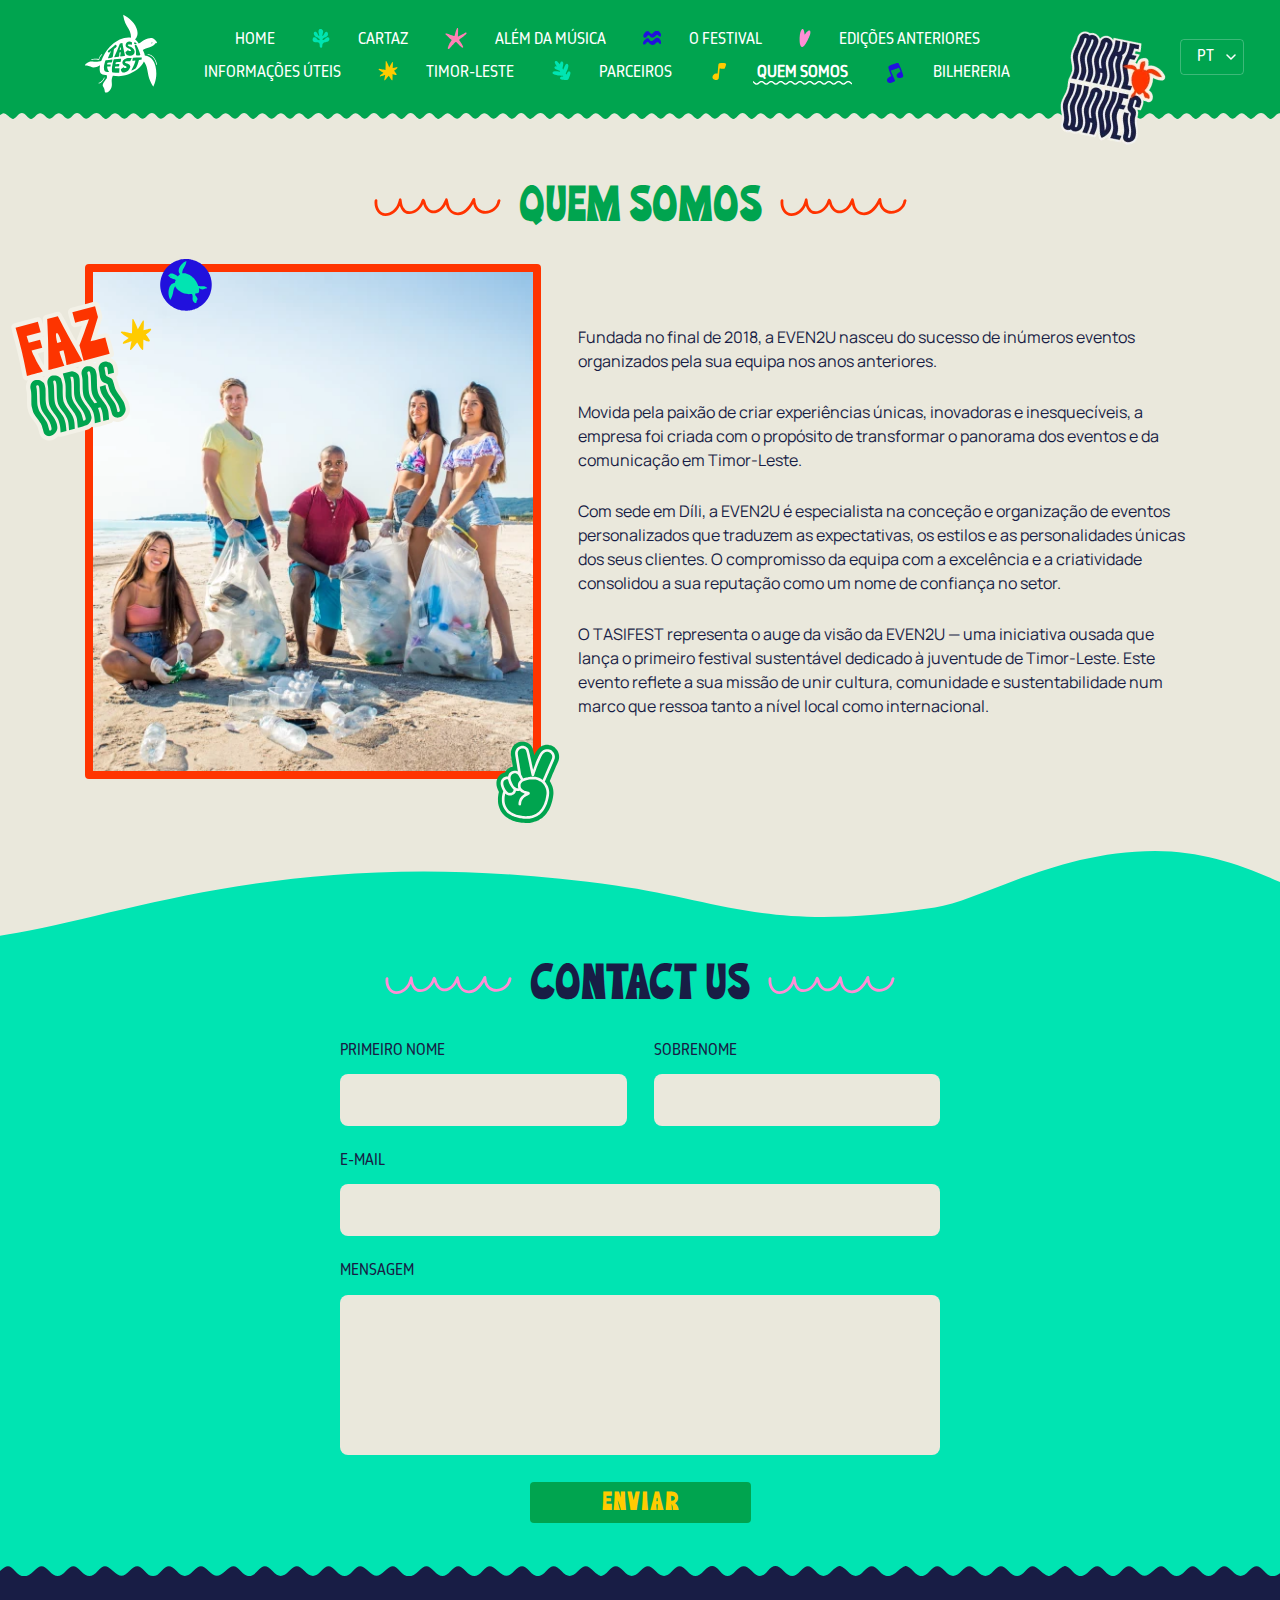
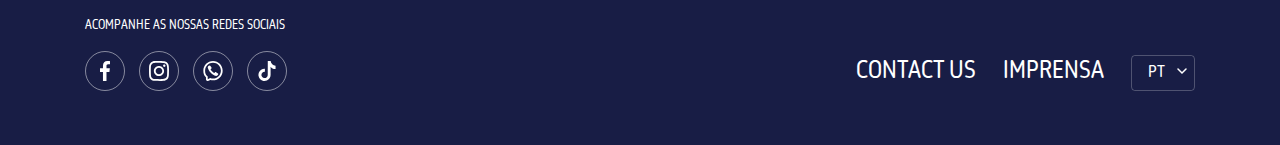
<file: quem-somos.html>
<!DOCTYPE html>
<html lang="en">
<head>
    <meta charset="UTF-8">
    <meta name="viewport" content="width=device-width, initial-scale=1.0">
    <link rel="stylesheet" href="style.css">
    <title>Quem Somos - Tasi Fest - Timor-Leste 2025</title>
</head>
<body>
    <header class="site-head pos-relative bg-green-100" role="banner">
        <div id="menu" class="wrapper pb-xs pos-relative">
            <div class="flex justify-content:space-between align-items:center">
                <div class="flex align-items:center pos-relative">
                    <a href="index.html">
                        <svg class="logo" width="72" height="79" viewBox="0 0 72 79" xmlns="http://www.w3.org/2000/svg">
                            <path d="M62.34 34.0044C59.9051 34.5901 58.9701 35.1346 57.7989 36.0901C57.9633 36.3778 58.1277 36.6723 58.292 36.9736C59.1756 38.5353 59.6688 40.0764 59.8537 41.5765C63.2236 41.8641 65.8538 43.4977 67.8367 46.2409C69.2031 48.1416 70.0148 50.2786 70.5285 52.5389C71.8436 58.2616 71.5662 63.9021 69.6038 69.4501C69.2853 70.3645 68.8744 71.2378 68.5045 72.1317C68.4634 72.2447 68.4018 72.3577 68.3401 72.4707C68.3127 72.4844 68.2819 72.4947 68.2477 72.5015C67.662 71.5563 67.0456 70.6316 66.5011 69.6659C64.6312 66.3576 63.4907 62.7925 62.9051 59.0424C62.6277 57.2445 62.2989 55.4465 61.8366 53.6896C61.2613 51.4704 60.316 49.4053 58.8982 47.6074C56.2475 53.7102 48.9837 58.5082 42.9528 60.4089C41.1754 60.974 39.3158 61.4055 37.4767 61.7548C36.2438 61.9808 34.9904 62.176 33.7266 62.1452C31.7746 62.0938 29.8225 62.0117 27.8704 61.8678C27.3053 63.0596 26.5142 65.248 26.73 67.6727C27.0587 71.2995 27.069 73.7447 24.7265 76.4365C22.3738 79.118 20.1545 78.9023 19.8977 78.0187C19.6511 77.1351 19.8258 74.8029 18.0894 72.5221C16.3531 70.2309 21.2847 65.0939 21.7573 64.2206C22.1066 63.5836 21.9525 62.0219 21.8292 61.2103C20.0107 60.9534 17.8326 60.9329 16.2607 59.8541C14.6579 58.7548 14.5757 55.6417 14.7093 53.8951C14.7812 53.0424 14.9045 52.1691 15.0689 51.306C14.7606 51.4601 14.4421 51.6143 14.1442 51.7684C11.4113 53.2067 8.35986 54.3266 5.46256 52.6211C2.95568 51.1416 -0.167648 51.9122 0.00701187 51.1006C0.181672 50.2992 1.71251 49.282 1.71251 49.282C3.9009 47.5046 5.73997 47.2889 8.99686 47.7512C11.3394 48.0902 14.5962 47.4738 16.2298 47.1039C17.1545 44.5046 18.3771 41.9771 19.6717 39.7374C21.6237 36.3778 24.0279 33.2441 26.956 30.6859C31.867 26.3913 39.6445 22.7132 45.9117 23.792C45.9391 23.5659 45.9563 23.3399 45.9631 23.1139C46.035 21.2748 45.6241 19.5077 44.9871 17.7919C44.4117 16.261 43.6001 14.8638 42.7576 13.4768C41.874 12.0281 40.9904 10.5897 40.3123 9.02807C39.4082 6.95269 38.7712 4.79513 38.4322 2.55538C38.35 2.01085 38.2883 1.45605 38.2062 0.8396C38.8329 1.14782 39.3979 1.40468 39.9528 1.69235C43.3843 3.50059 46.2611 5.96638 48.5625 9.07944C49.7953 10.7336 50.8433 12.5007 51.5933 14.422C52.4461 16.6001 52.8159 18.8398 52.3331 21.1721C51.9837 22.8159 51.2132 24.2337 50.0728 25.4358C50.946 26.0214 51.7474 26.7715 52.4563 27.6859C52.929 28.292 53.3502 28.8674 53.7509 29.4324C54.4803 29.2681 55.0454 28.9496 55.6105 28.4461C56.9153 27.2646 60.2647 25.2817 62.9051 24.4906C65.5456 23.7098 66.4394 23.8742 67.7134 24.3468C69.0593 24.8296 71.9361 27.7064 71.9977 28.405C72.0696 29.2783 70.4258 29.3092 70.4258 29.3092C69.1415 31.8982 65.4634 33.2544 62.34 34.0044ZM34.6308 30.2133C33.0383 34.4257 31.3944 38.6586 29.3396 42.6655C29.1547 43.0251 29.3807 43.3128 29.8019 43.2511C31.0246 43.0765 32.2574 42.9018 33.4801 42.7477C33.8705 42.6963 34.2198 42.3573 34.2301 42.0285C34.2506 41.0216 34.3328 40.0148 34.415 39.0079C34.4458 38.6997 34.7438 38.3915 35.0931 38.3298C35.1136 38.323 35.1376 38.3196 35.165 38.3196C35.5143 38.2579 35.7712 38.4737 35.7301 38.7819C35.6068 39.8401 35.4219 40.8881 35.1547 41.9155C35.0623 42.2545 35.3191 42.5217 35.7198 42.4806C36.8979 42.3573 38.076 42.234 39.2541 42.1107C39.6548 42.0696 40.0041 41.6586 39.9322 41.299C39.1616 37.2408 37.9493 33.275 37.4459 29.1756C37.415 28.9496 37.2301 28.8365 37.0041 28.9187C36.2643 29.1653 35.8945 29.3092 35.1753 29.6174C34.9493 29.7099 34.7232 29.9667 34.6308 30.2133ZM66.3572 29.2064C66.4702 29.4427 66.8093 29.5044 67.1278 29.3503C67.4463 29.2064 67.6209 28.8982 67.5079 28.6619C67.4052 28.4359 67.0559 28.3639 66.7374 28.5181C66.4086 28.6722 66.2442 28.9804 66.3572 29.2064ZM51.4598 31.3229C51.1824 31.0763 50.7303 31.066 50.3707 31.0866C50.2269 31.0866 50.0625 31.0866 49.9186 31.1277C49.744 31.179 49.6515 31.3023 49.6412 31.477C49.631 31.6619 49.6823 31.8469 49.7234 32.0318C49.8364 32.4941 50.0625 32.9462 50.196 33.3777C50.3707 33.9942 50.5454 34.6106 50.6995 35.2271C51.0385 36.6038 51.0488 39.275 51.0385 40.7031C51.0282 41.3915 51.7988 41.4326 52.3125 41.4429C52.8159 41.4429 53.3296 41.4532 53.8433 41.4634C54.2029 41.4737 54.6242 41.5559 54.9427 41.371C55.5797 40.9908 55.1379 40.0764 54.9838 39.5319C54.6447 38.3298 54.1618 37.1586 53.6892 36.0079C53.1139 34.5592 52.5283 33.1003 51.768 31.7441C51.6755 31.5797 51.5933 31.4462 51.4598 31.3229ZM50.0111 30.1311C50.3913 30.2544 51.0488 30.3571 51.3878 30.0694C51.5419 29.9256 51.583 29.7715 51.5317 29.6071C51.4187 29.1756 50.7817 28.7338 50.494 28.6105C50.1036 28.4461 49.5282 28.2715 49.1584 28.5694C48.4289 29.155 49.4769 29.9359 50.0111 30.1311ZM45.2336 37.0456C44.4734 37.0661 43.8055 36.799 43.3535 36.388C43.1069 36.1517 42.7062 36.1517 42.4494 36.3777C41.8809 36.8435 41.3124 37.3093 40.7439 37.775C40.5281 37.9497 40.4254 38.2168 40.4665 38.4634C40.9082 40.7237 42.9733 41.9052 45.172 41.7511C47.6378 41.5867 50.2269 39.799 49.5282 37.0353C49.0659 35.1654 47.3501 33.7579 45.7371 32.864C44.9254 32.4222 43.0042 31.9599 42.7987 31.1277C42.6754 30.6448 43.7439 30.501 44.3809 30.501C45.0179 30.501 45.7474 30.6242 46.3022 30.7886C46.6001 30.8811 46.857 30.7373 46.8775 30.4496C46.9289 29.8023 46.9494 29.4838 46.9597 28.8571C46.97 28.5489 46.7028 28.1687 46.4049 28.0454C45.7884 27.7886 45.2542 27.6448 44.6686 27.5934C42.5932 27.4393 40.6514 29.0523 40.6103 31.1482C40.5487 34.4154 44.6788 33.8709 45.9117 36.0695C46.1789 36.7065 45.7371 37.025 45.2336 37.0456ZM23.2984 38.2168C23.4423 38.3401 23.5964 38.4737 23.7608 38.5661C24.0998 38.7511 24.3464 38.3709 24.593 38.1654C24.956 37.8504 25.3224 37.5387 25.6923 37.2305C25.7334 37.1894 25.7848 37.1689 25.8464 37.1689C26.0005 37.1586 25.98 37.2921 25.9286 37.3949C24.8909 39.573 23.7299 41.7306 22.9902 44.0114C22.8977 44.2785 23.2368 44.4224 23.6991 44.3196C24.8498 44.0628 26.0005 43.8162 27.1512 43.5491C27.6238 43.4463 27.7677 43.0765 27.8396 42.6244C28.0862 40.9737 28.3362 39.3196 28.5896 37.662C28.7129 36.8606 28.7232 36.0079 28.9184 35.2271C29.1238 34.4257 30.0896 34.1585 30.7266 33.6346C31.1684 33.275 31.6924 33.2133 31.6718 32.5661C31.6615 32.1756 31.5896 31.7852 31.4355 31.4256C31.3841 31.3126 31.3122 31.179 31.2198 31.0558C31.0965 30.8708 30.9013 30.6859 30.665 30.6653C30.4184 30.6448 30.2437 30.84 30.0793 30.9941C29.8122 31.2201 29.5417 31.4462 29.2677 31.6722C29.2677 31.7647 28.7642 32.1037 28.6821 32.1756C28.4697 32.3537 28.2574 32.5318 28.0451 32.7099C27.6546 33.0387 27.2608 33.3709 26.8635 33.7065C26.0142 34.4188 25.1683 35.138 24.3258 35.864C23.843 36.2853 22.9799 36.8093 22.7539 37.436C22.6717 37.6517 23.1443 38.0832 23.2984 38.2168ZM27.0074 48.0902C27.1375 47.3847 27.2779 46.6758 27.4286 45.9635C27.48 45.7375 27.295 45.5731 27.0279 45.6039C24.9731 45.8402 22.9388 46.1279 20.884 46.3745C20.6272 46.395 20.3703 46.5697 20.3087 46.7649C19.4148 49.8266 18.0175 54.3883 19.6717 56.9773C19.7539 57.1006 20.0621 57.2958 20.2984 57.3883C21.4696 57.7376 22.5998 57.8917 23.8121 58.0253C24.0998 58.0561 24.1717 57.9123 24.0073 57.7171C22.908 56.402 22.3018 54.7068 22.1169 52.9396C22.0964 52.7239 22.3429 52.5389 22.6306 52.5389C23.4217 52.5287 24.2128 52.5492 25.0142 52.5492C25.2813 52.5492 25.5176 52.4054 25.5485 52.1896C25.6101 51.6451 25.6409 51.3677 25.7231 50.8231C25.7539 50.5971 25.569 50.4225 25.2916 50.4327C24.3772 50.4636 23.4628 50.4738 22.5587 50.5252C22.3018 50.5355 22.1066 50.3916 22.1374 50.1862C22.1683 49.8677 22.2094 49.5389 22.2607 49.2101C22.3018 48.9944 22.5587 48.7991 22.8258 48.7786C24.0279 48.6759 25.23 48.6245 26.4218 48.5423C26.6992 48.5217 26.956 48.3265 27.0074 48.0902ZM35.7198 47.4943C35.85 46.7135 35.9767 45.9327 36.1 45.1518C36.1411 44.895 35.9459 44.7101 35.6582 44.7306C33.4801 44.9155 31.3122 45.1313 29.1341 45.3676C28.8567 45.3984 28.5999 45.6142 28.5588 45.8505C27.8396 49.5903 26.2882 54.2958 27.1307 58.1178C27.1718 58.2924 27.4389 58.4568 27.6957 58.4774C29.73 58.652 31.7643 58.7548 33.8088 58.8164C34.0554 58.8267 34.2506 58.6726 34.2403 58.4774C34.2095 57.2342 34.3225 56.0218 34.4767 54.789C34.5075 54.5424 34.3123 54.3369 34.0451 54.3472C32.8191 54.3609 31.5896 54.3677 30.3567 54.3677C30.0896 54.3677 29.8841 54.1725 29.9149 53.9259C29.956 53.515 29.9766 53.3095 30.028 52.9191C30.0588 52.693 30.3054 52.5081 30.5828 52.4978C31.5622 52.4773 32.5417 52.4567 33.5212 52.4362C33.7986 52.4259 34.0554 52.2513 34.0965 52.0047C34.1992 51.3985 34.2506 51.1005 34.3534 50.4944C34.3945 50.2478 34.2095 50.0526 33.9219 50.0731C32.9287 50.1142 31.9355 50.1588 30.9424 50.2067C30.6547 50.217 30.4595 50.032 30.5006 49.7957C30.5725 49.354 30.6136 49.1279 30.6855 48.6861C30.7266 48.4498 30.9937 48.2341 31.2711 48.2135C32.5554 48.1313 33.8397 48.0491 35.1239 47.9772C35.4116 47.9567 35.6684 47.7409 35.7198 47.4943ZM39.9219 48.1416C39.9733 47.5765 41.3809 47.3813 42.0487 47.33C42.9117 47.2683 43.7953 47.2272 44.6686 47.33C44.9357 47.3505 45.2336 47.1861 45.3672 46.9395C45.7713 46.1519 46.1652 45.3573 46.5487 44.5559C46.6617 44.2991 46.5179 44.0525 46.2302 44.0217C45.3158 43.9395 44.4014 43.8881 43.5076 43.96C41.0932 44.1553 38.0315 45.3162 37.4767 48.1211C37.1787 49.6314 37.9596 50.6896 39.1925 51.4293C39.8706 51.83 41.422 52.0971 41.6069 53.0013C41.6274 53.6485 41.0418 54.0389 40.5281 54.1006C39.6856 54.2136 39.0897 53.9054 38.8021 53.4328C38.689 53.2478 38.4219 53.2376 38.1856 53.4019C37.4767 53.9259 36.7781 54.4499 36.0897 55.0047C35.9561 55.1177 35.8637 55.2924 35.8739 55.4568C36.0075 57.4705 37.2712 58.9397 39.5315 58.5596C42.1925 58.0972 44.4425 55.8266 45.1823 53.2992C45.7063 51.5012 44.2782 50.4019 42.8192 49.7444C42.0589 49.4053 39.85 48.8402 39.9219 48.1416ZM56.8126 43.8059C56.8331 43.621 56.679 43.4669 56.4735 43.4566C53.7612 43.3128 50.9974 43.5491 48.2953 43.7135C48.0077 43.734 47.7611 43.9498 47.72 44.1963C47.6172 44.9464 47.4837 45.7066 47.3398 46.4566C47.2885 46.7032 47.4734 46.8779 47.7611 46.8368C48.494 46.7615 49.2269 46.6793 49.9597 46.5902C50.2371 46.5594 50.4221 46.7341 50.3604 46.9601C49.446 50.1759 47.9974 53.3403 46.4152 56.2582C46.3022 56.4636 46.4152 56.5561 46.672 56.4636C47.8638 55.9808 49.0453 55.467 50.1549 54.7992C50.3604 54.6657 50.6584 54.4191 50.7611 54.2547C52.22 51.9739 53.1653 49.2204 53.7817 46.5183C53.8331 46.3128 54.0694 46.1073 54.3057 46.0765C55.0454 45.984 55.3845 45.9429 56.042 45.871C56.2475 45.8505 56.453 45.6758 56.5043 45.5012C56.679 44.8231 56.7407 44.484 56.8126 43.8059ZM35.9048 35.299C35.9048 35.6175 35.6274 35.9462 35.2883 36.0182C34.9493 36.0901 34.7027 35.8846 34.7541 35.5661C34.8054 35.2065 34.8773 34.8777 34.939 34.5901C35.0828 33.9428 35.278 33.3983 35.5349 33.3263C35.7917 33.2544 35.8739 33.7373 35.8945 34.3537C35.8945 34.6311 35.9048 34.9496 35.9048 35.299Z" />
                            <path d="M6.72491 45.9199C6.91669 45.8788 7.1119 45.8411 7.31054 45.8069C7.39958 45.7932 7.48862 45.7795 7.57766 45.7658C7.63931 45.7521 7.69753 45.7418 7.75232 45.735C7.77287 45.735 7.78999 45.7315 7.80369 45.7247C7.82424 45.7247 7.94753 45.7041 7.85506 45.7247C8.31397 45.663 8.77289 45.6185 9.2318 45.5911C10.2181 45.5295 11.2147 45.5295 12.201 45.6322C12.338 45.6459 12.4716 45.6596 12.6017 45.6733C12.7147 45.6939 12.5298 45.663 12.6325 45.6836C12.6668 45.6904 12.701 45.6939 12.7353 45.6939C12.8038 45.7076 12.8723 45.7213 12.9407 45.735C13.2147 45.7761 13.4853 45.8274 13.7524 45.8891C13.9373 45.9404 14.1428 45.8377 14.1839 45.6425C14.2798 45.2726 14.3962 44.9096 14.5332 44.5534C14.5675 44.4712 14.5983 44.3891 14.6257 44.3069C14.636 44.2966 14.6873 44.1733 14.6565 44.2452C14.6771 44.1904 14.6976 44.1391 14.7182 44.0911C14.8004 43.9199 14.8826 43.7486 14.9647 43.5774C15.136 43.2418 15.3278 42.9164 15.5401 42.6014C15.6428 42.4438 15.7524 42.2863 15.8689 42.1288C15.8894 42.0945 15.9134 42.0603 15.9408 42.026C15.9511 42.0157 15.9922 41.9644 15.9613 41.9952C15.9305 42.0363 16.0024 41.9541 15.9922 41.9541C16.0538 41.8788 16.1154 41.8034 16.1771 41.7281C16.4511 41.3993 16.7456 41.0911 17.0607 40.8034C17.1942 40.6698 17.1942 40.4233 17.0607 40.2897C16.9066 40.1561 16.7011 40.1561 16.5572 40.2897C15.386 41.3787 14.4921 42.7247 13.9065 44.2041C13.7421 44.6151 13.6051 45.0329 13.4956 45.4576C13.6462 45.3685 13.7935 45.2829 13.9373 45.2007C12.9407 44.9644 11.9133 44.8617 10.8962 44.8411C9.92016 44.8206 8.94412 44.8719 7.97835 44.9952C7.49547 45.0466 7.01259 45.1288 6.52971 45.2315C6.34477 45.2726 6.22148 45.4884 6.28313 45.6733C6.34477 45.8583 6.5297 45.961 6.72491 45.9199Z" />
                            <path d="M62.9289 40.9091C62.9974 40.916 63.0625 40.9228 63.1241 40.9297C63.1584 40.9297 63.1926 40.9331 63.2269 40.9399C63.3296 40.9502 63.1447 40.9297 63.2577 40.9399C63.3947 40.9605 63.5317 40.9845 63.6687 41.0119C63.9221 41.0666 64.1755 41.1317 64.429 41.2071C64.6755 41.2824 64.9187 41.368 65.1584 41.4639C65.2612 41.505 65.0968 41.4331 65.1892 41.4845C65.2166 41.4913 65.2475 41.5016 65.2817 41.5153C65.3296 41.5427 65.3776 41.5667 65.4255 41.5872C65.5557 41.6488 65.6824 41.7105 65.8057 41.7721C66.0317 41.8954 66.2509 42.029 66.4632 42.1728C66.5728 42.2413 66.679 42.3167 66.7817 42.3989C66.8297 42.4263 66.8742 42.4571 66.9153 42.4913C66.8536 42.4502 66.9358 42.5119 66.9461 42.5119C66.9804 42.5393 67.0146 42.5667 67.0488 42.5941C67.405 42.8954 67.7372 43.2208 68.0454 43.5701C68.1139 43.6523 68.1824 43.7379 68.2509 43.827C68.2852 43.8681 68.3194 43.9091 68.3537 43.9502C68.3639 43.9605 68.4256 44.0324 68.3639 43.9708C68.3913 43.9982 68.4153 44.0256 68.4359 44.053C68.5728 44.2379 68.703 44.4229 68.8263 44.6078C69.0934 44.9982 69.34 45.3989 69.566 45.8099C69.792 46.2208 70.0044 46.6421 70.203 47.0736C70.2509 47.1763 70.2989 47.2825 70.3468 47.3921C70.3674 47.4469 70.3914 47.4982 70.4188 47.5462C70.4393 47.6078 70.4188 47.5565 70.4085 47.5462C70.429 47.5804 70.4462 47.6147 70.4599 47.6489C70.542 47.8544 70.6208 48.0599 70.6962 48.2654C70.8503 48.6866 70.9941 49.1181 71.0968 49.5599C71.1516 49.7517 71.1927 49.9435 71.2201 50.1353C71.227 50.1764 71.2338 50.2175 71.2407 50.2586C71.251 50.3305 71.2304 50.2791 71.2407 50.2483C71.2407 50.2586 71.251 50.2996 71.251 50.3202C71.2578 50.4024 71.2647 50.4846 71.2715 50.5668C71.2818 50.7517 71.4256 50.9366 71.6311 50.9264C71.816 50.9161 72.001 50.7723 71.9907 50.5668C71.9496 49.8168 71.7338 49.077 71.4975 48.3784C71.179 47.464 70.7886 46.5804 70.3366 45.7379C69.8845 44.8749 69.3605 44.053 68.7441 43.2927C68.0968 42.5016 67.3263 41.8338 66.4427 41.3201C65.3742 40.6831 64.1721 40.3029 62.9289 40.1899C62.744 40.1796 62.5693 40.3646 62.5693 40.5495C62.5796 40.755 62.7337 40.8886 62.9289 40.9091Z" />
                            <path d="M14.0191 69.5343C15.0157 69.1542 15.9403 68.6096 16.7623 67.9315C17.5636 67.2637 18.2623 66.4623 18.8068 65.5788C19.1253 65.0651 19.3822 64.5205 19.5979 63.9657C19.6698 63.7911 19.526 63.5651 19.3513 63.524C19.1459 63.4726 18.9815 63.5856 18.9095 63.7705C18.889 63.8253 18.8684 63.8801 18.8479 63.9349C18.8342 63.9623 18.8205 63.9897 18.8068 64.0171C18.8479 63.9452 18.8068 64.0377 18.7965 64.0479C18.7486 64.1644 18.6972 64.2808 18.6424 64.3973C18.5328 64.6233 18.413 64.8425 18.2828 65.0548C18.1527 65.274 18.0157 65.4863 17.8719 65.6918C17.8034 65.7877 17.7349 65.8836 17.6664 65.9795C17.7177 65.9075 17.6561 65.9897 17.6458 66C17.6253 66.0206 17.6047 66.0445 17.5842 66.0719C17.5431 66.1267 17.502 66.1815 17.4609 66.2363C17.139 66.6062 16.7931 66.9521 16.4232 67.274C16.3342 67.3562 16.2451 67.435 16.1561 67.5103C16.1287 67.5309 16.1047 67.548 16.0842 67.5617C16.0739 67.572 15.9917 67.6336 16.0636 67.5822C16.0088 67.6233 15.9506 67.6644 15.889 67.7055C15.6903 67.8562 15.4848 67.9966 15.2725 68.1268C15.0328 68.2706 14.7896 68.4076 14.5431 68.5377C14.4129 68.5994 14.2862 68.6576 14.1629 68.7124C14.1355 68.7261 14.1081 68.7364 14.0807 68.7432C14.1526 68.7124 14.0396 68.7638 14.0191 68.7638C13.9574 68.7911 13.8924 68.8185 13.8239 68.8459C13.6492 68.9076 13.5156 69.0925 13.5773 69.2877C13.6287 69.4521 13.8341 69.6062 14.0191 69.5343Z" />
                        </svg>
                    </a>
                    <nav id="primary-nav">
                        <ul class="cluster cluster:center gap:2xs nav-list ff-october" role="list">
                            <li><a href="index.html">Home</a></li>
                            <li class="icon icon-seaweed-1"><a href="cartaz.html">Cartaz</a></li>
                            <li class="icon icon-ocean-star"><a href="alem-da-musica.html">Além da Música</a></li>
                            <li class="icon icon-wave"><a href="o-festival.html">O Festival</a></li>
                            <li class="icon icon-heart"><a href="edicoes-anteriores.html">Edições Anteriores</a></li>
                            <li><a href="informacoes-uteis.html">Informações úteis</a></li>
                            <li class="icon icon-splash"><a href="timor-leste.html">Timor-Leste</a></li>
                            <li class="icon icon-seaweed-2"><a href="parceiros.html">Parceiros</a></li>
                            <li class="icon icon-musical-note-1 current_page_item"><a href="quem-somos.html">Quem somos</a></li>
                            <li class="icon icon-musical-note-2"><a href="bilheteria.html">Bilhereria</a></li>
                        </ul>
                    </nav>
                    <img src="assets/img/sticker-make-waves.webp" alt="Make Waves" class="sticker-make-waves pos-absolute" >   
                </div>   
                <div class="header-lang pos-absolute">    
                    <div class="select pos-relative">
                        <select name="language" class="lang ff-october"> 
                            <option value="PT">PT</option>
                            <option value="EN">EN</option>
                            <option value="TET">TET</option>
                        </select>
                    </div>
                </div>
                <h1 class="title-mobile flex flex:column align-items:center pos-relative ff-october text-uppercase text-step-2">Quem somos</h1>
                <button id="btn-mobile" class="bar stack justify-content:center pos-relative">
                    <span class="top"></span>
                    <span class="middle"></span>
                    <span class="bottom"></span>
                </button>  
            </div>
            <nav id="mobile-nav">
                <div class="mobile-lang flex justify-content:flex-end gap:3xs text-uppercase">
                    <a href="#">PT</a>
                    <a href="#">EN</a>
                    <a href="#">TET</a>
                </div>
                <ul class="flex flex:column gap:l nav-list ff-october color-light text-uppercase" role="list">
                    <li class="current_page_item"><a href="index.html">Home</a></li>
                    <li><a href="cartaz.html">Cartaz</a></li>
                    <li><a href="alem-da-musica.html">Além da Música</a></li>
                    <li><a href="o-festival.html">O Festival</a></li>
                    <li><a href="edicoes-anteriores.html">Edições Anteriores</a></li>
                    <li><a href="informacoes-uteis.html">Informações úteis</a></li>
                    <li><a href="timor-leste.html">Timor-Leste</a></li>
                    <li><a href="parceiros.html">Parceiros</a></li>
                    <li><a href="quem-somos.html">Quem somos</a></li>
                    <li><a href="bilheteria.html">Bilhereria</a></li>
                </ul>
            </nav>            
        </div>  
    </header>
    <main>
        <section class="bg-off-white pb-2xl">
            <div class="wrapper">
                <div class="stack stack:l">
                    <h2 class="title-wave title-wave-orange-100 color-green-100 flex">Quem somos</h2>
                    <div class="with-sidebar left-sidebar quem-sidebar gap:l align-items:center">
                        <div>
                            <div class="quem-img pos-relative">
                                <img class="img-border img-border:orange-100 z-index:2 pos-relative" src="assets/img/quem-somos.webp" alt="">
                                <span class="icon-splash-float pos-absolute z-index:3"></span>
                                <span class="icon-turtle-float pos-absolute z-index:3"></span>
                            </div>
                        </div>
                        <div>
                            <div class="stack stack:m pos-relative z-index:3 color-blue-100">
                                <p>Fundada no final de 2018, a EVEN2U nasceu do sucesso de inúmeros eventos organizados pela sua equipa nos anos anteriores.</p>
                                <p>Movida pela paixão de criar experiências únicas, inovadoras e inesquecíveis, a empresa foi criada com o propósito de transformar o panorama dos eventos e da comunicação em Timor-Leste.</p>
                                <p>Com sede em Díli, a EVEN2U é especialista na conceção e organização de eventos personalizados que traduzem as expectativas, os estilos e as personalidades únicas dos seus clientes. O compromisso da equipa com a excelência e a criatividade consolidou a sua reputação como um nome de confiança no setor.</p>
                                <p>O TASIFEST representa o auge da visão da EVEN2U — uma iniciativa ousada que lança o primeiro festival sustentável dedicado à juventude de Timor-Leste. Este evento reflete a sua missão de unir cultura, comunidade e sustentabilidade num marco que ressoa tanto a nível local como internacional.</p>
                            </div>
                        </div>
                    </div>
                </div>
            </div>
        </section>
        <section id="contact-us" class="contact stack">
            <div class="bg-wave-top-green-50"></div>
            <div class="bg-green-50 pb-end-xl">
                <div class="wrapper">
                    <div class="form-center stack stack:l">
                        <h2 class="title-wave title-wave-pink color-blue-100 flex">Contact Us</h2>
                        <form action="" class="form stack stack:m pos-relative">
                            <div class="grid grid-label gap:m">
                                <div class="stack stack:xs">
                                    <label for="first-name">Primeiro Nome</label>
                                    <input id="first-name" type="text" placeholder="">
                                </div>
                                <div class="stack stack:xs">
                                    <label for="last-name">Sobrenome</label>
                                    <input id="last-name" type="text" placeholder="">
                                </div>
                            </div>
                            <div class="stack stack:xs">
                                <label for="email">E-mail</label>
                                <input id="email" type="email" placeholder="">
                            </div>
                            <div class="stack stack:xs">
                                <label for="message">Mensagem</label>
                                <textarea name="message" id="message"></textarea>
                            </div>
                            <button type="submit" class="btn bg-green-100">Enviar</button>
                        </form>
                    </div>
                </div>
            </div>
        </section>
    </main>
    <footer class="site-footer pos-relative">
        <div class="wrapper pb-xl">
            <div class="flex flex:wrap justify-content:space-between align-items:flex-end">
                <div class="stack stack:s">
                    <h3 class="color-light text-uppercase text-step--3 ff-october fw-regular">Acompanhe as nossas redes sociais</h3>
                    <ul class="footer-social flex gap:xs" role="list">
                        <li>
                            <a class="icon-social flex flex:column justify-content:center align-items:center" href="#">
                                <svg width="10" height="20" viewBox="0 0 10 20" fill="none" xmlns="http://www.w3.org/2000/svg">
                                    <path d="M2.96616 20H6.48216L6.48216 10.875L9.42216 10.875L9.86616 7.325H6.48216V5.05C6.48216 4.025 6.75816 3.325 8.17416 3.325L9.98616 3.325V0.1375C9.67416 0.0999999 8.60616 0 7.35816 0C4.74216 0 2.96616 1.6625 2.96616 4.7L2.96616 7.325H0.0141602L0.0141602 10.875H2.96616L2.96616 20Z" fill="white"/>
                                </svg>                                                                       
                            </a>
                        </li>
                        <li>
                            <a class="icon-social flex flex:column justify-content:center align-items:center" href="#">
                                <svg width="20" height="20" viewBox="0 0 20 20" fill="none" xmlns="http://www.w3.org/2000/svg">
                                    <path fill-rule="evenodd" clip-rule="evenodd" d="M5.86963 0.122729C4.24176 0.196179 2.8308 0.594174 1.69149 1.72868C0.548193 2.86915 0.155141 4.28569 0.0815081 5.89663C0.0357363 6.90211 -0.231913 14.4983 0.544214 16.4903C1.0676 17.8343 2.09843 18.8676 3.45467 19.3927C4.08751 19.6388 4.80992 19.8055 5.86963 19.8541C14.7304 20.2551 18.015 20.0368 19.4001 16.4903C19.6459 15.8591 19.815 15.1373 19.8618 14.0802C20.2668 5.19669 19.7962 3.27113 18.2519 1.72868C17.027 0.506824 15.5861 -0.32492 5.86963 0.122729ZM5.95121 18.0675C4.98105 18.0238 4.45468 17.8622 4.10344 17.7262C3.21985 17.3828 2.55616 16.7218 2.21486 15.8434C1.62381 14.3297 1.81984 7.1405 1.87258 5.9772C1.92432 4.83772 2.15516 3.79632 2.95915 2.99235C3.95419 1.99977 5.23976 1.51332 13.9931 1.90837C15.1354 1.95998 16.1792 2.19035 16.9852 2.99235C17.9802 3.98491 18.4737 5.28038 18.0717 14.0001C18.028 14.9679 17.8658 15.493 17.7295 15.8434C16.829 18.1511 14.7573 18.4715 5.95121 18.0675ZM14.0896 4.68961C14.0896 5.34669 14.624 5.88101 15.2837 5.88101C15.9434 5.88101 16.4787 5.34669 16.4787 4.68961C16.4787 4.03253 15.9434 3.49869 15.2837 3.49869C14.624 3.49869 14.0896 4.03253 14.0896 4.68961ZM4.86265 9.98793C4.86265 12.8029 7.15024 15.0851 9.97216 15.0851C12.7941 15.0851 15.0817 12.8029 15.0817 9.98793C15.0817 7.173 12.7941 4.89224 9.97216 4.89224C7.15024 4.89224 4.86265 7.173 4.86265 9.98793ZM6.6557 9.98793C6.6557 8.1616 8.1403 6.67983 9.97216 6.67983C11.804 6.67983 13.2886 8.1616 13.2886 9.98793C13.2886 11.8153 11.804 13.2975 9.97216 13.2975C8.1403 13.2975 6.6557 11.8153 6.6557 9.98793Z" fill="white"/>
                                </svg>                                                                                               
                            </a>
                        </li>
                        <li>
                            <a class="icon-social flex flex:column justify-content:center align-items:center" href="#">
                                <svg width="20" height="20" viewBox="0 0 20 20" fill="none" xmlns="http://www.w3.org/2000/svg">
                                    <path fill-rule="evenodd" clip-rule="evenodd" d="M7.36478 18.8874C8.33058 19.2113 8.92531 19.3266 10.0002 19.3266C15.3371 19.3266 19.6635 15.0002 19.6635 9.66331C19.6635 4.32641 15.3371 0 10.0002 0C4.66333 0 0.336914 4.32641 0.336914 9.66331C0.336914 12.454 1.08059 14.4879 2.97236 16.2519L2.97236 18.2407C2.97236 19.5469 4.34685 20.3963 5.51507 19.8122L7.36478 18.8874ZM4.17057 14.9669L4.72933 15.4879L4.72933 18.2407L7.23166 16.9896L7.92345 17.2216C8.72818 17.4915 9.13431 17.5697 10.0002 17.5697C14.3668 17.5697 17.9066 14.0299 17.9066 9.66331C17.9066 5.29676 14.3668 1.75697 10.0002 1.75697C5.63367 1.75697 2.09388 5.29676 2.09388 9.66331C2.09388 12.0643 2.7008 13.5965 4.17057 14.9669ZM6.69276 4.40166C5.87392 4.28193 4.84214 5.36094 4.74176 6.15485C4.74088 6.16177 4.73995 6.16872 4.73901 6.17575C4.72633 6.27064 4.71173 6.37996 4.80003 6.63966C6.48642 12.536 11.7366 14.5713 13.0348 14.8834C13.7781 15.0622 14.8021 14.1826 15.1561 13.5155C15.3571 13.1368 15.289 12.7785 14.9989 12.536C14.4181 12.028 13.79 11.5767 13.1232 11.1884C12.6767 10.946 12.223 11.0928 12.039 11.3384C11.9907 11.3994 11.9407 11.4716 11.8887 11.5467C11.6684 11.8646 11.4112 12.2358 11.0805 12.0447C10.0004 11.4204 7.80415 9.22415 7.61916 8.59463C7.52405 8.2709 7.93033 7.94837 8.24306 7.70012C8.27241 7.67681 8.30095 7.65416 8.32816 7.63223C8.56324 7.44092 8.72691 6.98755 8.47487 6.54008C8.42467 6.45305 8.369 6.35098 8.30815 6.23944C7.93781 5.56054 7.37589 4.53041 6.69145 4.40035L6.69276 4.40166Z" fill="white"/>
                                </svg>                                    
                            </a>
                        </li>
                        <li>
                            <a class="icon-social flex flex:column justify-content:center align-items:center" href="#">
                                <svg width="18" height="20" viewBox="0 0 18 20" fill="none" xmlns="http://www.w3.org/2000/svg">
                                    <path d="M3.42005 13.9229C3.41991 14.3302 3.5 14.7335 3.65576 15.1098C3.81153 15.4862 4.0399 15.8281 4.32785 16.1162C4.6158 16.4042 4.95767 16.6327 5.33395 16.7886C5.71022 16.9445 6.11353 17.0248 6.52082 17.0248C7.35181 17.0372 8.15457 16.7235 8.7569 16.1508C9.35922 15.5782 9.71312 14.7923 9.74268 13.9618L9.77823 0L12.6424 0C12.7724 1.24419 13.3358 2.40305 14.2338 3.27391C15.1319 4.14476 16.3075 4.67218 17.5551 4.76391V8.09132C17.3918 8.10688 17.2274 8.11576 17.063 8.11576C16.1766 8.11638 15.3041 7.89607 14.5243 7.47475C13.7446 7.05343 13.0821 6.44439 12.5968 5.7027L12.5968 13.924C12.5968 15.1257 12.2405 16.3005 11.5728 17.2996C10.9052 18.2988 9.95624 19.0776 8.846 19.5375C7.73576 19.9974 6.51408 20.1177 5.33545 19.8832C4.15682 19.6488 3.07419 19.0701 2.22444 18.2204C1.3747 17.3706 0.796019 16.288 0.561575 15.1094C0.327132 13.9307 0.447457 12.7091 0.907334 11.5988C1.36721 10.4886 2.14599 9.53964 3.14518 8.87201C4.14437 8.20437 5.3191 7.84802 6.52082 7.84802C6.64747 7.84802 6.7719 7.85913 6.89633 7.8669V10.8666C6.772 10.8467 6.64662 10.8341 6.52082 10.8288C5.6996 10.8288 4.91191 11.1546 4.3306 11.7346C3.74928 12.3147 3.42182 13.1017 3.42005 13.9229Z" fill="white"/>
                                </svg>                                    
                            </a>
                        </li>
                    </ul>
                </div>
                <div class="flex gap:m justify-content:center align-items:center ff-october fw-regular text-uppercase color-light">
                    <ul class="footer-nav flex gap:m text-step-2" role="list">
                        <li><a href="contact-us.html">Contact Us</a></li>
                        <li><a href="imprensa.html">Imprensa</a></li>
                    </ul>
                    <div class="select pos-relative">
                        <select name="language" class="lang ff-october"> 
                            <option value="PT">PT</option>
                            <option value="EN">EN</option>
                            <option value="TET">TET</option>
                        </select>
                    </div>
                </div>
            </div>
        </div>
    </footer>
    <script src="assets/js/coutdown.js"></script>
    <script>
        const btnMobile = document.getElementById("btn-mobile");
        const menu = document.getElementById("menu");

        btnMobile.addEventListener("click", function() {
            menu.classList.toggle("active");
        });
   </script>
</body>
</html>
</file>
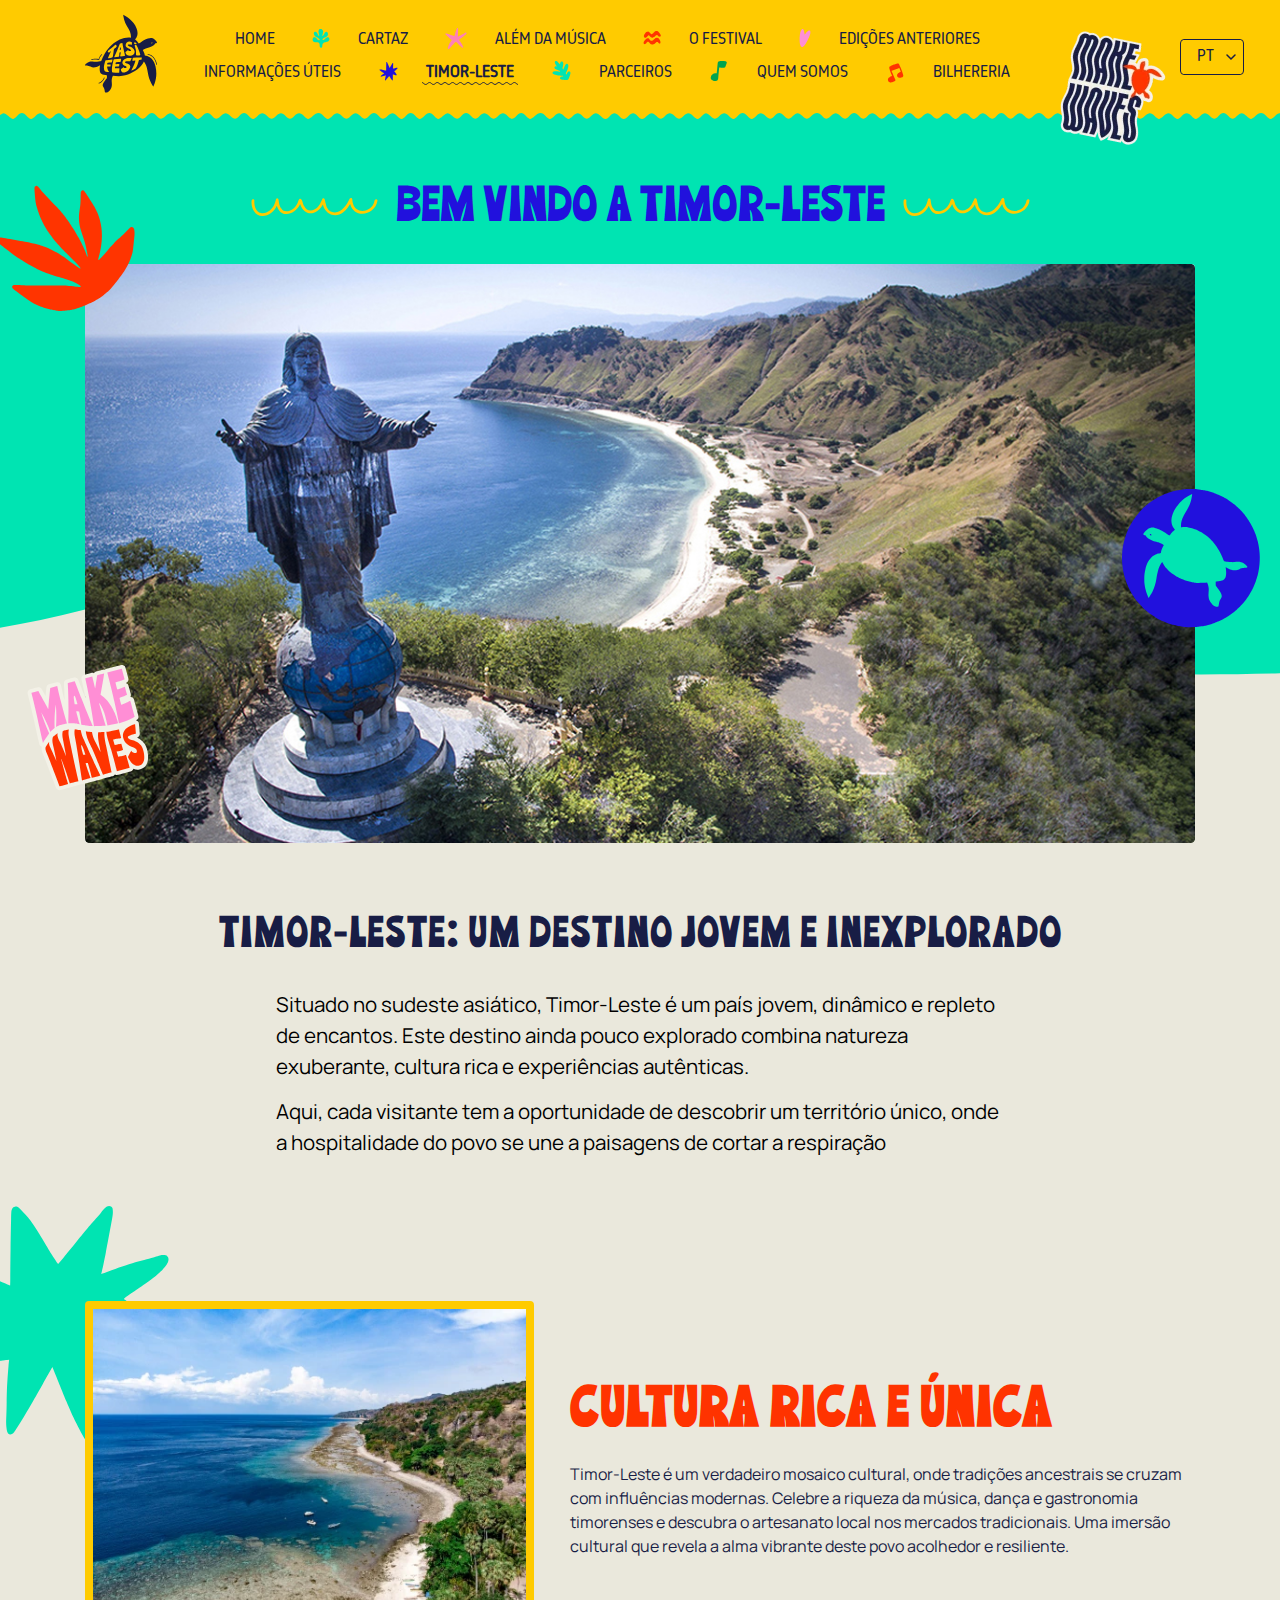
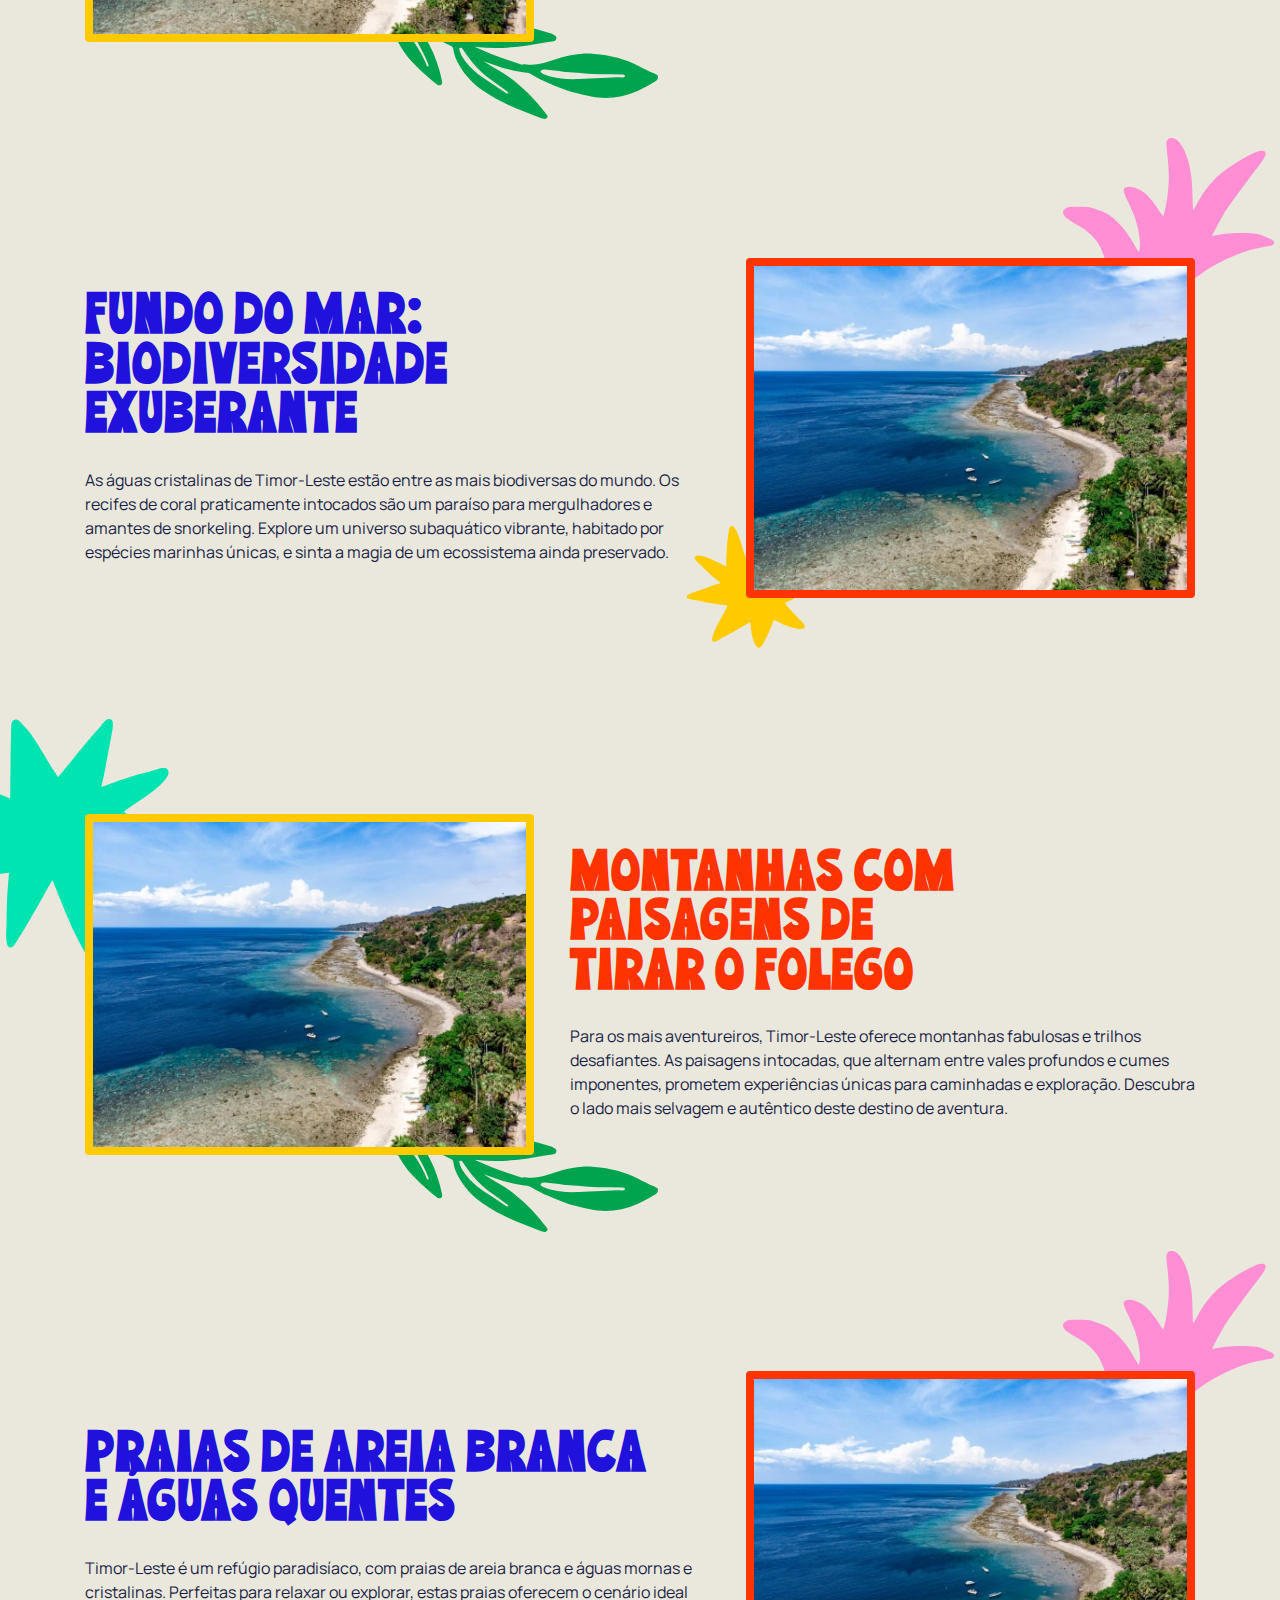
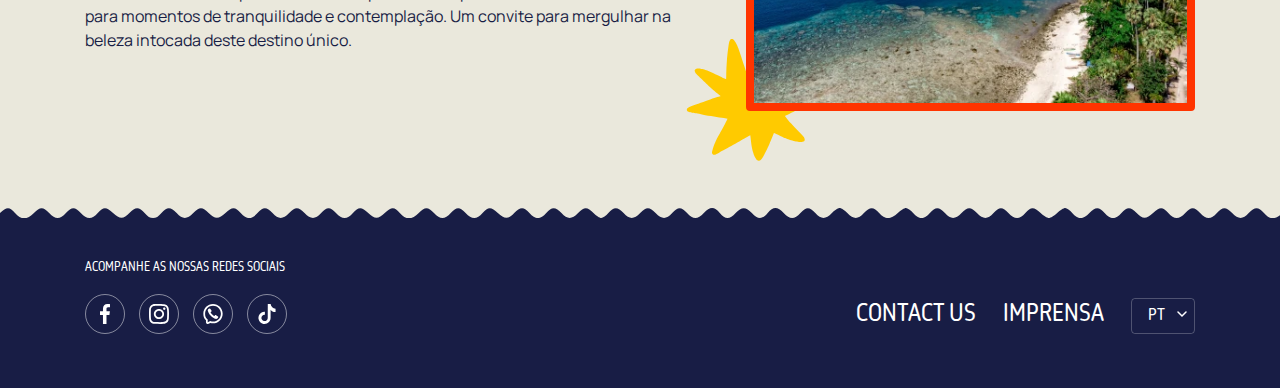
<file: timor-leste.html>
<!DOCTYPE html>
<html lang="en">
<head>
    <meta charset="UTF-8">
    <meta name="viewport" content="width=device-width, initial-scale=1.0">
    <link rel="stylesheet" href="style.css">
    <title>Timor Leste - Tasi Fest - Timor-Leste 2025</title>
</head>
<body>
    <header class="site-head pos-relative bg-yellow" role="banner">
        <div id="menu" class="wrapper pb-xs pos-relative">
            <div class="flex justify-content:space-between align-items:center">
                <div class="flex align-items:center pos-relative">
                    <a href="index.html">
                        <svg class="logo" width="72" height="79" viewBox="0 0 72 79" xmlns="http://www.w3.org/2000/svg">
                            <path d="M62.34 34.0044C59.9051 34.5901 58.9701 35.1346 57.7989 36.0901C57.9633 36.3778 58.1277 36.6723 58.292 36.9736C59.1756 38.5353 59.6688 40.0764 59.8537 41.5765C63.2236 41.8641 65.8538 43.4977 67.8367 46.2409C69.2031 48.1416 70.0148 50.2786 70.5285 52.5389C71.8436 58.2616 71.5662 63.9021 69.6038 69.4501C69.2853 70.3645 68.8744 71.2378 68.5045 72.1317C68.4634 72.2447 68.4018 72.3577 68.3401 72.4707C68.3127 72.4844 68.2819 72.4947 68.2477 72.5015C67.662 71.5563 67.0456 70.6316 66.5011 69.6659C64.6312 66.3576 63.4907 62.7925 62.9051 59.0424C62.6277 57.2445 62.2989 55.4465 61.8366 53.6896C61.2613 51.4704 60.316 49.4053 58.8982 47.6074C56.2475 53.7102 48.9837 58.5082 42.9528 60.4089C41.1754 60.974 39.3158 61.4055 37.4767 61.7548C36.2438 61.9808 34.9904 62.176 33.7266 62.1452C31.7746 62.0938 29.8225 62.0117 27.8704 61.8678C27.3053 63.0596 26.5142 65.248 26.73 67.6727C27.0587 71.2995 27.069 73.7447 24.7265 76.4365C22.3738 79.118 20.1545 78.9023 19.8977 78.0187C19.6511 77.1351 19.8258 74.8029 18.0894 72.5221C16.3531 70.2309 21.2847 65.0939 21.7573 64.2206C22.1066 63.5836 21.9525 62.0219 21.8292 61.2103C20.0107 60.9534 17.8326 60.9329 16.2607 59.8541C14.6579 58.7548 14.5757 55.6417 14.7093 53.8951C14.7812 53.0424 14.9045 52.1691 15.0689 51.306C14.7606 51.4601 14.4421 51.6143 14.1442 51.7684C11.4113 53.2067 8.35986 54.3266 5.46256 52.6211C2.95568 51.1416 -0.167648 51.9122 0.00701187 51.1006C0.181672 50.2992 1.71251 49.282 1.71251 49.282C3.9009 47.5046 5.73997 47.2889 8.99686 47.7512C11.3394 48.0902 14.5962 47.4738 16.2298 47.1039C17.1545 44.5046 18.3771 41.9771 19.6717 39.7374C21.6237 36.3778 24.0279 33.2441 26.956 30.6859C31.867 26.3913 39.6445 22.7132 45.9117 23.792C45.9391 23.5659 45.9563 23.3399 45.9631 23.1139C46.035 21.2748 45.6241 19.5077 44.9871 17.7919C44.4117 16.261 43.6001 14.8638 42.7576 13.4768C41.874 12.0281 40.9904 10.5897 40.3123 9.02807C39.4082 6.95269 38.7712 4.79513 38.4322 2.55538C38.35 2.01085 38.2883 1.45605 38.2062 0.8396C38.8329 1.14782 39.3979 1.40468 39.9528 1.69235C43.3843 3.50059 46.2611 5.96638 48.5625 9.07944C49.7953 10.7336 50.8433 12.5007 51.5933 14.422C52.4461 16.6001 52.8159 18.8398 52.3331 21.1721C51.9837 22.8159 51.2132 24.2337 50.0728 25.4358C50.946 26.0214 51.7474 26.7715 52.4563 27.6859C52.929 28.292 53.3502 28.8674 53.7509 29.4324C54.4803 29.2681 55.0454 28.9496 55.6105 28.4461C56.9153 27.2646 60.2647 25.2817 62.9051 24.4906C65.5456 23.7098 66.4394 23.8742 67.7134 24.3468C69.0593 24.8296 71.9361 27.7064 71.9977 28.405C72.0696 29.2783 70.4258 29.3092 70.4258 29.3092C69.1415 31.8982 65.4634 33.2544 62.34 34.0044ZM34.6308 30.2133C33.0383 34.4257 31.3944 38.6586 29.3396 42.6655C29.1547 43.0251 29.3807 43.3128 29.8019 43.2511C31.0246 43.0765 32.2574 42.9018 33.4801 42.7477C33.8705 42.6963 34.2198 42.3573 34.2301 42.0285C34.2506 41.0216 34.3328 40.0148 34.415 39.0079C34.4458 38.6997 34.7438 38.3915 35.0931 38.3298C35.1136 38.323 35.1376 38.3196 35.165 38.3196C35.5143 38.2579 35.7712 38.4737 35.7301 38.7819C35.6068 39.8401 35.4219 40.8881 35.1547 41.9155C35.0623 42.2545 35.3191 42.5217 35.7198 42.4806C36.8979 42.3573 38.076 42.234 39.2541 42.1107C39.6548 42.0696 40.0041 41.6586 39.9322 41.299C39.1616 37.2408 37.9493 33.275 37.4459 29.1756C37.415 28.9496 37.2301 28.8365 37.0041 28.9187C36.2643 29.1653 35.8945 29.3092 35.1753 29.6174C34.9493 29.7099 34.7232 29.9667 34.6308 30.2133ZM66.3572 29.2064C66.4702 29.4427 66.8093 29.5044 67.1278 29.3503C67.4463 29.2064 67.6209 28.8982 67.5079 28.6619C67.4052 28.4359 67.0559 28.3639 66.7374 28.5181C66.4086 28.6722 66.2442 28.9804 66.3572 29.2064ZM51.4598 31.3229C51.1824 31.0763 50.7303 31.066 50.3707 31.0866C50.2269 31.0866 50.0625 31.0866 49.9186 31.1277C49.744 31.179 49.6515 31.3023 49.6412 31.477C49.631 31.6619 49.6823 31.8469 49.7234 32.0318C49.8364 32.4941 50.0625 32.9462 50.196 33.3777C50.3707 33.9942 50.5454 34.6106 50.6995 35.2271C51.0385 36.6038 51.0488 39.275 51.0385 40.7031C51.0282 41.3915 51.7988 41.4326 52.3125 41.4429C52.8159 41.4429 53.3296 41.4532 53.8433 41.4634C54.2029 41.4737 54.6242 41.5559 54.9427 41.371C55.5797 40.9908 55.1379 40.0764 54.9838 39.5319C54.6447 38.3298 54.1618 37.1586 53.6892 36.0079C53.1139 34.5592 52.5283 33.1003 51.768 31.7441C51.6755 31.5797 51.5933 31.4462 51.4598 31.3229ZM50.0111 30.1311C50.3913 30.2544 51.0488 30.3571 51.3878 30.0694C51.5419 29.9256 51.583 29.7715 51.5317 29.6071C51.4187 29.1756 50.7817 28.7338 50.494 28.6105C50.1036 28.4461 49.5282 28.2715 49.1584 28.5694C48.4289 29.155 49.4769 29.9359 50.0111 30.1311ZM45.2336 37.0456C44.4734 37.0661 43.8055 36.799 43.3535 36.388C43.1069 36.1517 42.7062 36.1517 42.4494 36.3777C41.8809 36.8435 41.3124 37.3093 40.7439 37.775C40.5281 37.9497 40.4254 38.2168 40.4665 38.4634C40.9082 40.7237 42.9733 41.9052 45.172 41.7511C47.6378 41.5867 50.2269 39.799 49.5282 37.0353C49.0659 35.1654 47.3501 33.7579 45.7371 32.864C44.9254 32.4222 43.0042 31.9599 42.7987 31.1277C42.6754 30.6448 43.7439 30.501 44.3809 30.501C45.0179 30.501 45.7474 30.6242 46.3022 30.7886C46.6001 30.8811 46.857 30.7373 46.8775 30.4496C46.9289 29.8023 46.9494 29.4838 46.9597 28.8571C46.97 28.5489 46.7028 28.1687 46.4049 28.0454C45.7884 27.7886 45.2542 27.6448 44.6686 27.5934C42.5932 27.4393 40.6514 29.0523 40.6103 31.1482C40.5487 34.4154 44.6788 33.8709 45.9117 36.0695C46.1789 36.7065 45.7371 37.025 45.2336 37.0456ZM23.2984 38.2168C23.4423 38.3401 23.5964 38.4737 23.7608 38.5661C24.0998 38.7511 24.3464 38.3709 24.593 38.1654C24.956 37.8504 25.3224 37.5387 25.6923 37.2305C25.7334 37.1894 25.7848 37.1689 25.8464 37.1689C26.0005 37.1586 25.98 37.2921 25.9286 37.3949C24.8909 39.573 23.7299 41.7306 22.9902 44.0114C22.8977 44.2785 23.2368 44.4224 23.6991 44.3196C24.8498 44.0628 26.0005 43.8162 27.1512 43.5491C27.6238 43.4463 27.7677 43.0765 27.8396 42.6244C28.0862 40.9737 28.3362 39.3196 28.5896 37.662C28.7129 36.8606 28.7232 36.0079 28.9184 35.2271C29.1238 34.4257 30.0896 34.1585 30.7266 33.6346C31.1684 33.275 31.6924 33.2133 31.6718 32.5661C31.6615 32.1756 31.5896 31.7852 31.4355 31.4256C31.3841 31.3126 31.3122 31.179 31.2198 31.0558C31.0965 30.8708 30.9013 30.6859 30.665 30.6653C30.4184 30.6448 30.2437 30.84 30.0793 30.9941C29.8122 31.2201 29.5417 31.4462 29.2677 31.6722C29.2677 31.7647 28.7642 32.1037 28.6821 32.1756C28.4697 32.3537 28.2574 32.5318 28.0451 32.7099C27.6546 33.0387 27.2608 33.3709 26.8635 33.7065C26.0142 34.4188 25.1683 35.138 24.3258 35.864C23.843 36.2853 22.9799 36.8093 22.7539 37.436C22.6717 37.6517 23.1443 38.0832 23.2984 38.2168ZM27.0074 48.0902C27.1375 47.3847 27.2779 46.6758 27.4286 45.9635C27.48 45.7375 27.295 45.5731 27.0279 45.6039C24.9731 45.8402 22.9388 46.1279 20.884 46.3745C20.6272 46.395 20.3703 46.5697 20.3087 46.7649C19.4148 49.8266 18.0175 54.3883 19.6717 56.9773C19.7539 57.1006 20.0621 57.2958 20.2984 57.3883C21.4696 57.7376 22.5998 57.8917 23.8121 58.0253C24.0998 58.0561 24.1717 57.9123 24.0073 57.7171C22.908 56.402 22.3018 54.7068 22.1169 52.9396C22.0964 52.7239 22.3429 52.5389 22.6306 52.5389C23.4217 52.5287 24.2128 52.5492 25.0142 52.5492C25.2813 52.5492 25.5176 52.4054 25.5485 52.1896C25.6101 51.6451 25.6409 51.3677 25.7231 50.8231C25.7539 50.5971 25.569 50.4225 25.2916 50.4327C24.3772 50.4636 23.4628 50.4738 22.5587 50.5252C22.3018 50.5355 22.1066 50.3916 22.1374 50.1862C22.1683 49.8677 22.2094 49.5389 22.2607 49.2101C22.3018 48.9944 22.5587 48.7991 22.8258 48.7786C24.0279 48.6759 25.23 48.6245 26.4218 48.5423C26.6992 48.5217 26.956 48.3265 27.0074 48.0902ZM35.7198 47.4943C35.85 46.7135 35.9767 45.9327 36.1 45.1518C36.1411 44.895 35.9459 44.7101 35.6582 44.7306C33.4801 44.9155 31.3122 45.1313 29.1341 45.3676C28.8567 45.3984 28.5999 45.6142 28.5588 45.8505C27.8396 49.5903 26.2882 54.2958 27.1307 58.1178C27.1718 58.2924 27.4389 58.4568 27.6957 58.4774C29.73 58.652 31.7643 58.7548 33.8088 58.8164C34.0554 58.8267 34.2506 58.6726 34.2403 58.4774C34.2095 57.2342 34.3225 56.0218 34.4767 54.789C34.5075 54.5424 34.3123 54.3369 34.0451 54.3472C32.8191 54.3609 31.5896 54.3677 30.3567 54.3677C30.0896 54.3677 29.8841 54.1725 29.9149 53.9259C29.956 53.515 29.9766 53.3095 30.028 52.9191C30.0588 52.693 30.3054 52.5081 30.5828 52.4978C31.5622 52.4773 32.5417 52.4567 33.5212 52.4362C33.7986 52.4259 34.0554 52.2513 34.0965 52.0047C34.1992 51.3985 34.2506 51.1005 34.3534 50.4944C34.3945 50.2478 34.2095 50.0526 33.9219 50.0731C32.9287 50.1142 31.9355 50.1588 30.9424 50.2067C30.6547 50.217 30.4595 50.032 30.5006 49.7957C30.5725 49.354 30.6136 49.1279 30.6855 48.6861C30.7266 48.4498 30.9937 48.2341 31.2711 48.2135C32.5554 48.1313 33.8397 48.0491 35.1239 47.9772C35.4116 47.9567 35.6684 47.7409 35.7198 47.4943ZM39.9219 48.1416C39.9733 47.5765 41.3809 47.3813 42.0487 47.33C42.9117 47.2683 43.7953 47.2272 44.6686 47.33C44.9357 47.3505 45.2336 47.1861 45.3672 46.9395C45.7713 46.1519 46.1652 45.3573 46.5487 44.5559C46.6617 44.2991 46.5179 44.0525 46.2302 44.0217C45.3158 43.9395 44.4014 43.8881 43.5076 43.96C41.0932 44.1553 38.0315 45.3162 37.4767 48.1211C37.1787 49.6314 37.9596 50.6896 39.1925 51.4293C39.8706 51.83 41.422 52.0971 41.6069 53.0013C41.6274 53.6485 41.0418 54.0389 40.5281 54.1006C39.6856 54.2136 39.0897 53.9054 38.8021 53.4328C38.689 53.2478 38.4219 53.2376 38.1856 53.4019C37.4767 53.9259 36.7781 54.4499 36.0897 55.0047C35.9561 55.1177 35.8637 55.2924 35.8739 55.4568C36.0075 57.4705 37.2712 58.9397 39.5315 58.5596C42.1925 58.0972 44.4425 55.8266 45.1823 53.2992C45.7063 51.5012 44.2782 50.4019 42.8192 49.7444C42.0589 49.4053 39.85 48.8402 39.9219 48.1416ZM56.8126 43.8059C56.8331 43.621 56.679 43.4669 56.4735 43.4566C53.7612 43.3128 50.9974 43.5491 48.2953 43.7135C48.0077 43.734 47.7611 43.9498 47.72 44.1963C47.6172 44.9464 47.4837 45.7066 47.3398 46.4566C47.2885 46.7032 47.4734 46.8779 47.7611 46.8368C48.494 46.7615 49.2269 46.6793 49.9597 46.5902C50.2371 46.5594 50.4221 46.7341 50.3604 46.9601C49.446 50.1759 47.9974 53.3403 46.4152 56.2582C46.3022 56.4636 46.4152 56.5561 46.672 56.4636C47.8638 55.9808 49.0453 55.467 50.1549 54.7992C50.3604 54.6657 50.6584 54.4191 50.7611 54.2547C52.22 51.9739 53.1653 49.2204 53.7817 46.5183C53.8331 46.3128 54.0694 46.1073 54.3057 46.0765C55.0454 45.984 55.3845 45.9429 56.042 45.871C56.2475 45.8505 56.453 45.6758 56.5043 45.5012C56.679 44.8231 56.7407 44.484 56.8126 43.8059ZM35.9048 35.299C35.9048 35.6175 35.6274 35.9462 35.2883 36.0182C34.9493 36.0901 34.7027 35.8846 34.7541 35.5661C34.8054 35.2065 34.8773 34.8777 34.939 34.5901C35.0828 33.9428 35.278 33.3983 35.5349 33.3263C35.7917 33.2544 35.8739 33.7373 35.8945 34.3537C35.8945 34.6311 35.9048 34.9496 35.9048 35.299Z" />
                            <path d="M6.72491 45.9199C6.91669 45.8788 7.1119 45.8411 7.31054 45.8069C7.39958 45.7932 7.48862 45.7795 7.57766 45.7658C7.63931 45.7521 7.69753 45.7418 7.75232 45.735C7.77287 45.735 7.78999 45.7315 7.80369 45.7247C7.82424 45.7247 7.94753 45.7041 7.85506 45.7247C8.31397 45.663 8.77289 45.6185 9.2318 45.5911C10.2181 45.5295 11.2147 45.5295 12.201 45.6322C12.338 45.6459 12.4716 45.6596 12.6017 45.6733C12.7147 45.6939 12.5298 45.663 12.6325 45.6836C12.6668 45.6904 12.701 45.6939 12.7353 45.6939C12.8038 45.7076 12.8723 45.7213 12.9407 45.735C13.2147 45.7761 13.4853 45.8274 13.7524 45.8891C13.9373 45.9404 14.1428 45.8377 14.1839 45.6425C14.2798 45.2726 14.3962 44.9096 14.5332 44.5534C14.5675 44.4712 14.5983 44.3891 14.6257 44.3069C14.636 44.2966 14.6873 44.1733 14.6565 44.2452C14.6771 44.1904 14.6976 44.1391 14.7182 44.0911C14.8004 43.9199 14.8826 43.7486 14.9647 43.5774C15.136 43.2418 15.3278 42.9164 15.5401 42.6014C15.6428 42.4438 15.7524 42.2863 15.8689 42.1288C15.8894 42.0945 15.9134 42.0603 15.9408 42.026C15.9511 42.0157 15.9922 41.9644 15.9613 41.9952C15.9305 42.0363 16.0024 41.9541 15.9922 41.9541C16.0538 41.8788 16.1154 41.8034 16.1771 41.7281C16.4511 41.3993 16.7456 41.0911 17.0607 40.8034C17.1942 40.6698 17.1942 40.4233 17.0607 40.2897C16.9066 40.1561 16.7011 40.1561 16.5572 40.2897C15.386 41.3787 14.4921 42.7247 13.9065 44.2041C13.7421 44.6151 13.6051 45.0329 13.4956 45.4576C13.6462 45.3685 13.7935 45.2829 13.9373 45.2007C12.9407 44.9644 11.9133 44.8617 10.8962 44.8411C9.92016 44.8206 8.94412 44.8719 7.97835 44.9952C7.49547 45.0466 7.01259 45.1288 6.52971 45.2315C6.34477 45.2726 6.22148 45.4884 6.28313 45.6733C6.34477 45.8583 6.5297 45.961 6.72491 45.9199Z" />
                            <path d="M62.9289 40.9091C62.9974 40.916 63.0625 40.9228 63.1241 40.9297C63.1584 40.9297 63.1926 40.9331 63.2269 40.9399C63.3296 40.9502 63.1447 40.9297 63.2577 40.9399C63.3947 40.9605 63.5317 40.9845 63.6687 41.0119C63.9221 41.0666 64.1755 41.1317 64.429 41.2071C64.6755 41.2824 64.9187 41.368 65.1584 41.4639C65.2612 41.505 65.0968 41.4331 65.1892 41.4845C65.2166 41.4913 65.2475 41.5016 65.2817 41.5153C65.3296 41.5427 65.3776 41.5667 65.4255 41.5872C65.5557 41.6488 65.6824 41.7105 65.8057 41.7721C66.0317 41.8954 66.2509 42.029 66.4632 42.1728C66.5728 42.2413 66.679 42.3167 66.7817 42.3989C66.8297 42.4263 66.8742 42.4571 66.9153 42.4913C66.8536 42.4502 66.9358 42.5119 66.9461 42.5119C66.9804 42.5393 67.0146 42.5667 67.0488 42.5941C67.405 42.8954 67.7372 43.2208 68.0454 43.5701C68.1139 43.6523 68.1824 43.7379 68.2509 43.827C68.2852 43.8681 68.3194 43.9091 68.3537 43.9502C68.3639 43.9605 68.4256 44.0324 68.3639 43.9708C68.3913 43.9982 68.4153 44.0256 68.4359 44.053C68.5728 44.2379 68.703 44.4229 68.8263 44.6078C69.0934 44.9982 69.34 45.3989 69.566 45.8099C69.792 46.2208 70.0044 46.6421 70.203 47.0736C70.2509 47.1763 70.2989 47.2825 70.3468 47.3921C70.3674 47.4469 70.3914 47.4982 70.4188 47.5462C70.4393 47.6078 70.4188 47.5565 70.4085 47.5462C70.429 47.5804 70.4462 47.6147 70.4599 47.6489C70.542 47.8544 70.6208 48.0599 70.6962 48.2654C70.8503 48.6866 70.9941 49.1181 71.0968 49.5599C71.1516 49.7517 71.1927 49.9435 71.2201 50.1353C71.227 50.1764 71.2338 50.2175 71.2407 50.2586C71.251 50.3305 71.2304 50.2791 71.2407 50.2483C71.2407 50.2586 71.251 50.2996 71.251 50.3202C71.2578 50.4024 71.2647 50.4846 71.2715 50.5668C71.2818 50.7517 71.4256 50.9366 71.6311 50.9264C71.816 50.9161 72.001 50.7723 71.9907 50.5668C71.9496 49.8168 71.7338 49.077 71.4975 48.3784C71.179 47.464 70.7886 46.5804 70.3366 45.7379C69.8845 44.8749 69.3605 44.053 68.7441 43.2927C68.0968 42.5016 67.3263 41.8338 66.4427 41.3201C65.3742 40.6831 64.1721 40.3029 62.9289 40.1899C62.744 40.1796 62.5693 40.3646 62.5693 40.5495C62.5796 40.755 62.7337 40.8886 62.9289 40.9091Z" />
                            <path d="M14.0191 69.5343C15.0157 69.1542 15.9403 68.6096 16.7623 67.9315C17.5636 67.2637 18.2623 66.4623 18.8068 65.5788C19.1253 65.0651 19.3822 64.5205 19.5979 63.9657C19.6698 63.7911 19.526 63.5651 19.3513 63.524C19.1459 63.4726 18.9815 63.5856 18.9095 63.7705C18.889 63.8253 18.8684 63.8801 18.8479 63.9349C18.8342 63.9623 18.8205 63.9897 18.8068 64.0171C18.8479 63.9452 18.8068 64.0377 18.7965 64.0479C18.7486 64.1644 18.6972 64.2808 18.6424 64.3973C18.5328 64.6233 18.413 64.8425 18.2828 65.0548C18.1527 65.274 18.0157 65.4863 17.8719 65.6918C17.8034 65.7877 17.7349 65.8836 17.6664 65.9795C17.7177 65.9075 17.6561 65.9897 17.6458 66C17.6253 66.0206 17.6047 66.0445 17.5842 66.0719C17.5431 66.1267 17.502 66.1815 17.4609 66.2363C17.139 66.6062 16.7931 66.9521 16.4232 67.274C16.3342 67.3562 16.2451 67.435 16.1561 67.5103C16.1287 67.5309 16.1047 67.548 16.0842 67.5617C16.0739 67.572 15.9917 67.6336 16.0636 67.5822C16.0088 67.6233 15.9506 67.6644 15.889 67.7055C15.6903 67.8562 15.4848 67.9966 15.2725 68.1268C15.0328 68.2706 14.7896 68.4076 14.5431 68.5377C14.4129 68.5994 14.2862 68.6576 14.1629 68.7124C14.1355 68.7261 14.1081 68.7364 14.0807 68.7432C14.1526 68.7124 14.0396 68.7638 14.0191 68.7638C13.9574 68.7911 13.8924 68.8185 13.8239 68.8459C13.6492 68.9076 13.5156 69.0925 13.5773 69.2877C13.6287 69.4521 13.8341 69.6062 14.0191 69.5343Z" />
                        </svg>
                    </a>
                    <nav id="primary-nav">
                        <ul class="cluster cluster:center gap:2xs nav-list ff-october" role="list">
                            <li><a href="index.html">Home</a></li>
                            <li class="icon icon-seaweed-1"><a href="cartaz.html">Cartaz</a></li>
                            <li class="icon icon-ocean-star"><a href="alem-da-musica.html">Além da Música</a></li>
                            <li class="icon icon-wave"><a href="o-festival.html">O Festival</a></li>
                            <li class="icon icon-heart"><a href="edicoes-anteriores.html">Edições Anteriores</a></li>
                            <li><a href="informacoes-uteis.html">Informações úteis</a></li>
                            <li class="icon icon-splash current_page_item"><a href="timor-leste.html">Timor-Leste</a></li>
                            <li class="icon icon-seaweed-2"><a href="parceiros.html">Parceiros</a></li>
                            <li class="icon icon-musical-note-1"><a href="quem-somos.html">Quem somos</a></li>
                            <li class="icon icon-musical-note-2"><a href="bilheteria.html">Bilhereria</a></li>
                        </ul>
                    </nav>
                    <img src="assets/img/sticker-make-waves.webp" alt="Make Waves" class="sticker-make-waves pos-absolute" >   
                </div>   
                <div class="header-lang pos-absolute">    
                    <div class="select pos-relative">
                        <select name="language" class="lang ff-october"> 
                            <option value="PT">PT</option>
                            <option value="EN">EN</option>
                            <option value="TET">TET</option>
                        </select>
                    </div>
                </div>
                <h1 class="title-mobile flex flex:column align-items:center pos-relative ff-october text-uppercase text-step-2">Timor Leste</h1>
                <button id="btn-mobile" class="bar stack justify-content:center pos-relative">
                    <span class="top"></span>
                    <span class="middle"></span>
                    <span class="bottom"></span>
                </button>  
            </div>
            <nav id="mobile-nav">
                <div class="mobile-lang flex justify-content:flex-end gap:3xs text-uppercase">
                    <a href="#">PT</a>
                    <a href="#">EN</a>
                    <a href="#">TET</a>
                </div>
                <ul class="flex flex:column gap:l nav-list ff-october color-light text-uppercase" role="list">
                    <li class="current_page_item"><a href="index.html">Home</a></li>
                    <li><a href="cartaz.html">Cartaz</a></li>
                    <li><a href="alem-da-musica.html">Além da Música</a></li>
                    <li><a href="o-festival.html">O Festival</a></li>
                    <li><a href="edicoes-anteriores.html">Edições Anteriores</a></li>
                    <li><a href="informacoes-uteis.html">Informações úteis</a></li>
                    <li><a href="timor-leste.html">Timor-Leste</a></li>
                    <li><a href="parceiros.html">Parceiros</a></li>
                    <li><a href="quem-somos.html">Quem somos</a></li>
                    <li><a href="bilheteria.html">Bilhereria</a></li>
                </ul>
            </nav>            
        </div>  
    </header>
    <main class="bg-off-white">
        <section class="timor-poster bg-wave-green-50 pb-2xl">
            <div class="wrapper">
                <h2 class="title-wave title-wave-yellow color-blue-50 flex text-center">Bem vindo a Timor-Leste</h2>
                <div class="timor-banner post-relative">
                    <img class="img-border mb-start-l" src="assets/img/cristo-rei.jpg" alt="">
                    <span class="sticker-turtle"></span>
                </div>
            </div>
        </section>
        <section class="timor-poster-mobile pb-start-xl mb-end-xl pos-relative">
            <h2 class="title-wave title-wave-yellow color-blue-50 flex text-center pos-relative z-index:3">Bem vindo a Timor-Leste</h2>
            <div class="pos-relative">
                <img class="img-border mb-start-l pos-relative z-index:1" src="assets/img/cristo-rei.jpg" alt="">
            </div>
        </section>
        <section class="bg-off-white pb-end-l">
            <div class="wrapper">
                <div class="stack stack:l">
                    <h2 class="text-step-5 text-uppercase color-blue-100 ff-salomfu text-center">Timor-Leste: Um Destino Jovem e Inexplorado</h2>
                    <div class="stack stack:xs text-step-1 center">
                        <p>Situado no sudeste asiático, Timor-Leste é um país jovem, dinâmico e repleto de encantos. Este destino ainda pouco explorado combina natureza exuberante, cultura rica e experiências autênticas.</p>
                        <p>Aqui, cada visitante tem a oportunidade de descobrir um território único, onde a hospitalidade do povo se une a paisagens de cortar a respiração</p>
                    </div>
                </div>
            </div>
        </section>
        <section class="timor-leste-left bg-off-white pb-3xl">
            <div class="wrapper">
                <div class="with-sidebar left-sidebar timor-sidebar gap:l align-items:center">
                    <div>
                        <div class="timor-img timor-img-1 pos-relative">
                            <img class="img-border img-border:yellow z-index:2 pos-relative" src="assets/img/timor-img.webp" alt="">
                        </div>
                    </div>
                    <div>
                        <div class="stack stack:m pos-relative z-index:3">
                            <div class="stack stack:3xs text-uppercase ff-salomfu fw-regular">
                                <h2 class="text-step-7 color-orange-100">Cultura Rica e Única</h2>
                            </div>
                            <div class="color-blue-100">
                                <p>Timor-Leste é um verdadeiro mosaico cultural, onde tradições ancestrais se cruzam com influências modernas. Celebre a riqueza da música, dança e gastronomia timorenses e descubra o artesanato local nos mercados tradicionais. Uma imersão cultural que revela a alma vibrante deste povo acolhedor e resiliente.</p>
                            </div>
                        </div>
                    </div>
                </div>
            </div>
        </section>
        <section class="timor-leste-right bg-off-white pb-3xl">
            <div class="wrapper">
                <div class="with-sidebar right-sidebar timor-sidebar gap:l align-items:center">
                    <div>
                        <div class="stack stack:m pos-relative z-index:3">
                            <div class="stack stack:3xs text-uppercase ff-salomfu fw-regular">
                                <h2 class="text-step-7 color-blue-50">Fundo do Mar: Biodiversidade Exuberante</h2>
                            </div>
                            <div class="color-blue-100">
                                <p>As águas cristalinas de Timor-Leste estão entre as mais biodiversas do mundo. Os recifes de coral praticamente intocados são um paraíso para mergulhadores e amantes de snorkeling. Explore um universo subaquático vibrante, habitado por espécies marinhas únicas, e sinta a magia de um ecossistema ainda preservado.</p>
                            </div>
                        </div>
                    </div>
                    <div>
                        <div>
                            <div class="timor-img timor-img-2 pos-relative">
                                <img class="img-border img-border:orange-100 z-index:2 pos-relative" src="assets/img/timor-img.webp" alt="">
                            </div>
                        </div>
                    </div>
                </div>
            </div>
        </section>
        <section class="timor-leste-left bg-off-white pb-3xl">
            <div class="wrapper">
                <div class="with-sidebar left-sidebar timor-sidebar gap:l align-items:center">
                    <div>
                        <div class="timor-img timor-img-1 pos-relative">
                            <img class="img-border img-border:yellow z-index:2 pos-relative" src="assets/img/timor-img.webp" alt="">
                        </div>
                    </div>
                    <div>
                        <div class="stack stack:m pos-relative z-index:3">
                            <div class="stack stack:3xs text-uppercase ff-salomfu fw-regular">
                                <h2 class="text-step-7 color-orange-100">Montanhas com Paisagens de Tirar o Folego</h2>
                            </div>
                            <div class="color-blue-100">
                                <p>Para os mais aventureiros, Timor-Leste oferece montanhas fabulosas e trilhos desafiantes. As paisagens intocadas, que alternam entre vales profundos e cumes imponentes, prometem experiências únicas para caminhadas e exploração. Descubra o lado mais selvagem e autêntico deste destino de aventura.</p>
                            </div>
                        </div>
                    </div>
                </div>
            </div>
        </section>
        <section class="timor-leste-right bg-off-white pb-3xl">
            <div class="wrapper">
                <div class="with-sidebar right-sidebar timor-sidebar gap:l align-items:center">
                    <div>
                        <div class="stack stack:m pos-relative z-index:3">
                            <div class="stack stack:3xs text-uppercase ff-salomfu fw-regular">
                                <h2 class="text-step-7 color-blue-50">Praias de Areia Branca e Águas Quentes</h2>
                            </div>
                            <div class="color-blue-100">
                                <p>Timor-Leste é um refúgio paradisíaco, com praias de areia branca e águas mornas e cristalinas. Perfeitas para relaxar ou explorar, estas praias oferecem o cenário ideal para momentos de tranquilidade e contemplação. Um convite para mergulhar na beleza intocada deste destino único.</p>
                            </div>
                        </div>
                    </div>
                    <div>
                        <div class="timor-img timor-img-2 pos-relative">
                            <img class="img-border img-border:orange-100 z-index:2 pos-relative" src="assets/img/timor-img.webp" alt="">
                        </div>
                    </div>
                </div>
            </div>
        </section>
    </main>
    <footer class="site-footer pos-relative">
        <div class="wrapper pb-xl">
            <div class="flex flex:wrap justify-content:space-between align-items:flex-end">
                <div class="stack stack:s">
                    <h3 class="color-light text-uppercase text-step--3 ff-october fw-regular">Acompanhe as nossas redes sociais</h3>
                    <ul class="footer-social flex gap:xs" role="list">
                        <li>
                            <a class="icon-social flex flex:column justify-content:center align-items:center" href="#">
                                <svg width="10" height="20" viewBox="0 0 10 20" fill="none" xmlns="http://www.w3.org/2000/svg">
                                    <path d="M2.96616 20H6.48216L6.48216 10.875L9.42216 10.875L9.86616 7.325H6.48216V5.05C6.48216 4.025 6.75816 3.325 8.17416 3.325L9.98616 3.325V0.1375C9.67416 0.0999999 8.60616 0 7.35816 0C4.74216 0 2.96616 1.6625 2.96616 4.7L2.96616 7.325H0.0141602L0.0141602 10.875H2.96616L2.96616 20Z" fill="white"/>
                                </svg>                                                                       
                            </a>
                        </li>
                        <li>
                            <a class="icon-social flex flex:column justify-content:center align-items:center" href="#">
                                <svg width="20" height="20" viewBox="0 0 20 20" fill="none" xmlns="http://www.w3.org/2000/svg">
                                    <path fill-rule="evenodd" clip-rule="evenodd" d="M5.86963 0.122729C4.24176 0.196179 2.8308 0.594174 1.69149 1.72868C0.548193 2.86915 0.155141 4.28569 0.0815081 5.89663C0.0357363 6.90211 -0.231913 14.4983 0.544214 16.4903C1.0676 17.8343 2.09843 18.8676 3.45467 19.3927C4.08751 19.6388 4.80992 19.8055 5.86963 19.8541C14.7304 20.2551 18.015 20.0368 19.4001 16.4903C19.6459 15.8591 19.815 15.1373 19.8618 14.0802C20.2668 5.19669 19.7962 3.27113 18.2519 1.72868C17.027 0.506824 15.5861 -0.32492 5.86963 0.122729ZM5.95121 18.0675C4.98105 18.0238 4.45468 17.8622 4.10344 17.7262C3.21985 17.3828 2.55616 16.7218 2.21486 15.8434C1.62381 14.3297 1.81984 7.1405 1.87258 5.9772C1.92432 4.83772 2.15516 3.79632 2.95915 2.99235C3.95419 1.99977 5.23976 1.51332 13.9931 1.90837C15.1354 1.95998 16.1792 2.19035 16.9852 2.99235C17.9802 3.98491 18.4737 5.28038 18.0717 14.0001C18.028 14.9679 17.8658 15.493 17.7295 15.8434C16.829 18.1511 14.7573 18.4715 5.95121 18.0675ZM14.0896 4.68961C14.0896 5.34669 14.624 5.88101 15.2837 5.88101C15.9434 5.88101 16.4787 5.34669 16.4787 4.68961C16.4787 4.03253 15.9434 3.49869 15.2837 3.49869C14.624 3.49869 14.0896 4.03253 14.0896 4.68961ZM4.86265 9.98793C4.86265 12.8029 7.15024 15.0851 9.97216 15.0851C12.7941 15.0851 15.0817 12.8029 15.0817 9.98793C15.0817 7.173 12.7941 4.89224 9.97216 4.89224C7.15024 4.89224 4.86265 7.173 4.86265 9.98793ZM6.6557 9.98793C6.6557 8.1616 8.1403 6.67983 9.97216 6.67983C11.804 6.67983 13.2886 8.1616 13.2886 9.98793C13.2886 11.8153 11.804 13.2975 9.97216 13.2975C8.1403 13.2975 6.6557 11.8153 6.6557 9.98793Z" fill="white"/>
                                </svg>                                                                                               
                            </a>
                        </li>
                        <li>
                            <a class="icon-social flex flex:column justify-content:center align-items:center" href="#">
                                <svg width="20" height="20" viewBox="0 0 20 20" fill="none" xmlns="http://www.w3.org/2000/svg">
                                    <path fill-rule="evenodd" clip-rule="evenodd" d="M7.36478 18.8874C8.33058 19.2113 8.92531 19.3266 10.0002 19.3266C15.3371 19.3266 19.6635 15.0002 19.6635 9.66331C19.6635 4.32641 15.3371 0 10.0002 0C4.66333 0 0.336914 4.32641 0.336914 9.66331C0.336914 12.454 1.08059 14.4879 2.97236 16.2519L2.97236 18.2407C2.97236 19.5469 4.34685 20.3963 5.51507 19.8122L7.36478 18.8874ZM4.17057 14.9669L4.72933 15.4879L4.72933 18.2407L7.23166 16.9896L7.92345 17.2216C8.72818 17.4915 9.13431 17.5697 10.0002 17.5697C14.3668 17.5697 17.9066 14.0299 17.9066 9.66331C17.9066 5.29676 14.3668 1.75697 10.0002 1.75697C5.63367 1.75697 2.09388 5.29676 2.09388 9.66331C2.09388 12.0643 2.7008 13.5965 4.17057 14.9669ZM6.69276 4.40166C5.87392 4.28193 4.84214 5.36094 4.74176 6.15485C4.74088 6.16177 4.73995 6.16872 4.73901 6.17575C4.72633 6.27064 4.71173 6.37996 4.80003 6.63966C6.48642 12.536 11.7366 14.5713 13.0348 14.8834C13.7781 15.0622 14.8021 14.1826 15.1561 13.5155C15.3571 13.1368 15.289 12.7785 14.9989 12.536C14.4181 12.028 13.79 11.5767 13.1232 11.1884C12.6767 10.946 12.223 11.0928 12.039 11.3384C11.9907 11.3994 11.9407 11.4716 11.8887 11.5467C11.6684 11.8646 11.4112 12.2358 11.0805 12.0447C10.0004 11.4204 7.80415 9.22415 7.61916 8.59463C7.52405 8.2709 7.93033 7.94837 8.24306 7.70012C8.27241 7.67681 8.30095 7.65416 8.32816 7.63223C8.56324 7.44092 8.72691 6.98755 8.47487 6.54008C8.42467 6.45305 8.369 6.35098 8.30815 6.23944C7.93781 5.56054 7.37589 4.53041 6.69145 4.40035L6.69276 4.40166Z" fill="white"/>
                                </svg>                                    
                            </a>
                        </li>
                        <li>
                            <a class="icon-social flex flex:column justify-content:center align-items:center" href="#">
                                <svg width="18" height="20" viewBox="0 0 18 20" fill="none" xmlns="http://www.w3.org/2000/svg">
                                    <path d="M3.42005 13.9229C3.41991 14.3302 3.5 14.7335 3.65576 15.1098C3.81153 15.4862 4.0399 15.8281 4.32785 16.1162C4.6158 16.4042 4.95767 16.6327 5.33395 16.7886C5.71022 16.9445 6.11353 17.0248 6.52082 17.0248C7.35181 17.0372 8.15457 16.7235 8.7569 16.1508C9.35922 15.5782 9.71312 14.7923 9.74268 13.9618L9.77823 0L12.6424 0C12.7724 1.24419 13.3358 2.40305 14.2338 3.27391C15.1319 4.14476 16.3075 4.67218 17.5551 4.76391V8.09132C17.3918 8.10688 17.2274 8.11576 17.063 8.11576C16.1766 8.11638 15.3041 7.89607 14.5243 7.47475C13.7446 7.05343 13.0821 6.44439 12.5968 5.7027L12.5968 13.924C12.5968 15.1257 12.2405 16.3005 11.5728 17.2996C10.9052 18.2988 9.95624 19.0776 8.846 19.5375C7.73576 19.9974 6.51408 20.1177 5.33545 19.8832C4.15682 19.6488 3.07419 19.0701 2.22444 18.2204C1.3747 17.3706 0.796019 16.288 0.561575 15.1094C0.327132 13.9307 0.447457 12.7091 0.907334 11.5988C1.36721 10.4886 2.14599 9.53964 3.14518 8.87201C4.14437 8.20437 5.3191 7.84802 6.52082 7.84802C6.64747 7.84802 6.7719 7.85913 6.89633 7.8669V10.8666C6.772 10.8467 6.64662 10.8341 6.52082 10.8288C5.6996 10.8288 4.91191 11.1546 4.3306 11.7346C3.74928 12.3147 3.42182 13.1017 3.42005 13.9229Z" fill="white"/>
                                </svg>                                    
                            </a>
                        </li>
                    </ul>
                </div>
                <div class="flex gap:m justify-content:center align-items:center ff-october fw-regular text-uppercase color-light">
                    <ul class="footer-nav flex gap:m text-step-2" role="list">
                        <li><a href="contact-us.html">Contact Us</a></li>
                        <li><a href="imprensa.html">Imprensa</a></li>
                    </ul>
                    <div class="select pos-relative">
                        <select name="language" class="lang ff-october"> 
                            <option value="PT">PT</option>
                            <option value="EN">EN</option>
                            <option value="TET">TET</option>
                        </select>
                    </div>
                </div>
            </div>
        </div>
    </footer>
    <script src="assets/js/coutdown.js"></script>
    <script>
        const btnMobile = document.getElementById("btn-mobile");
        const menu = document.getElementById("menu");

        btnMobile.addEventListener("click", function() {
            menu.classList.toggle("active");
        });
   </script>
</body>
</html>
</file>
<file: style.css>
/*!
Theme Name: Tassi Fest
Theme URI: https://profissionais.imovirtual.com/
Author: Wee Digital
Author URI: https://wee.digital/
Description: 
Version: 1.0.0
Tested up to: 5.4
Requires PHP: 5.6
*/

/* Font Face */
@font-face {
  font-family: "Hipnouma Regular";
  src: url('assets/font/Hipnouma.otf') format('opentype');
  font-weight: normal;
  font-style: normal;
}
@font-face {
  font-family: "October Condensed Tamil Regular";
  src: url('assets/font/OctoberCondensedTL-Regular-01.otf') format('opentype');
  font-weight: normal;
  font-style: normal;
}
@font-face {
  font-family: "Salomofu Regular";
  src: url('assets/font/Salomofu-Regular.otf') format('opentype');
  font-weight: normal;
  font-style: normal;
}
@font-face {
  font-family: "Manrope Regular";
  src: url('assets/font/Manrope-Regular.ttf') format('truetype');
  font-weight: normal;
  font-style: normal;
}
@font-face {
  font-family: "Manrope Bold";
  src: url('assets/font/Manrope-Bold.ttf') format('truetype');
  font-weight: normal;
  font-style: normal;
}
/* CSS Reset */
/* Box sizing rules */
*,
*::before,
*::after {
  box-sizing: border-box;
}
/* Prevent font size inflation */
html {
  -moz-text-size-adjust: none;
  -webkit-text-size-adjust: none;
  text-size-adjust: none;
}
/* Remove default margin in favour of better control in authored CSS */
body, h1, h2, h3, h4, p,
figure, blockquote, dl, dd {
  margin-block: 0;
}
/* Remove list styles on ul, ol elements with a list role, which suggests default styling will be removed */
ul[role='list'],
ol[role='list'] {
  list-style: none;
  padding:0;
  margin-bottom: 0;
}
/* Set core body defaults */
body {
  min-height: 100vh;
  line-height: 1.5;
}
/* Set shorter line heights on headings and interactive elements */
h1, h2, h3, h4,
button, input, label {
  line-height: 1.1;
}
/* Balance text wrapping on headings */
h1, h2,
h3, h4 {
  text-wrap: balance;
}
/* A elements that don't have a class get default styles */
a:not([class]) {
  text-decoration-skip-ink: auto;
  color: currentColor;
}
/* Make images easier to work with */
img,
picture {
  max-width: 100%;
  display: block;
}
/* Inherit fonts for inputs and buttons */
input, button,
textarea, select {
  font: inherit;
}
/* Make sure textareas without a rows attribute are not tiny */
textarea:not([rows]) {
  min-height: 10em;
}
/* Anything that has been anchored to should have extra scroll margin */
:target {
  scroll-margin-block: 5ex;
}
video { 
  width: 100%;
  aspect-ratio: 16 / 9;
}

/* Settings */
:root {
  --clr-blue-50: #2111DD;
  --clr-blue-100: #181D45;
  --clr-orange-50: #FF3300;
  --clr-orange-100: #FF3400;
  --clr-yellow: #FFCB00;
  --clr-pink: #FF8ED5;
  --clr-green-50: #00E4B2;
  --clr-green-100: #00A44F;
  --clr-light:#fff;
  --clr-off-white:#EAE8DC;
  --clr-mid-grey-50:#F3F1E7;
  --clr-mid-grey-100:#969696;
  --clr-black:#000;
  --font-salomfu:"Salomofu Regular", sans-serif;
  --font-hipnouma:"Hipnouma Regular", sans-serif;
  --font-october: "October Condensed Tamil Regular", sans-serif;
  --font-manrope:"Manrope Regular", sans-serif;
  --font-manrope-bold:"Manrope Bold", sans-serif;
  --font-light:300;
  --font-regular:400;
  --font-semi-bold:600;
  --font-bold:700;
  --font-extra-bold:800;

  /* @link https://utopia.fyi/type/calculator?c=320,16,1.125,1240,18,1.14,10,3,&s=0.75|0.5|0.25,1.5|2|3|4|6,s-l&g=s,l,xl,12 */

  /* Step -3: 11.2373px → 12.1495px */
  --step--3: clamp(0.7023rem, 0.6825rem + 0.0991vi, 0.7593rem);
  /* Step -2: 12.642px → 13.8504px */
  --step--2: clamp(0.7901rem, 0.7639rem + 0.1314vi, 0.8657rem);
  /* Step -1: 14.2222px → 15.7895px */
  --step--1: clamp(0.8889rem, 0.8548rem + 0.1704vi, 0.9868rem);
  /* Step 0: 16px → 18px */
  --step-0: clamp(1rem, 0.9565rem + 0.2174vi, 1.125rem);
  /* Step 1: 18px → 20.52px */
  --step-1: clamp(1.125rem, 1.0702rem + 0.2739vi, 1.2825rem);
  /* Step 2: 20.25px → 23.3928px */
  --step-2: clamp(1.2656rem, 1.1973rem + 0.3416vi, 1.4621rem);
  /* Step 3: 22.7813px → 26.6678px */
  --step-3: clamp(1.4238rem, 1.3393rem + 0.4225vi, 1.6667rem);
  /* Step 4: 25.6289px → 30.4013px */
  --step-4: clamp(1.6018rem, 1.4981rem + 0.5187vi, 1.9001rem);
  /* Step 5: 28.8325px → 34.6575px */
  --step-5: clamp(1.802rem, 1.6754rem + 0.6331vi, 2.1661rem);
  /* Step 6: 32.4366px → 39.5095px */
  --step-6: clamp(2.0273rem, 1.8735rem + 0.7688vi, 2.4693rem);
  /* Step 7: 36.4912px → 45.0408px */
  --step-7: clamp(2.2807rem, 2.0948rem + 0.9293vi, 2.8151rem);
  /* Step 8: 41.0526px → 51.3466px */
  --step-8: clamp(2.5658rem, 2.342rem + 1.1189vi, 3.2092rem);
  /* Step 9: 46.1841px → 58.5351px */
  --step-9: clamp(2.8865rem, 2.618rem + 1.3425vi, 3.6584rem);
  /* Step 10: 51.9571px → 66.73px */
  --step-10: clamp(3.2473rem, 2.9262rem + 1.6057vi, 4.1706rem);

  /* @link https://utopia.fyi/space/calculator?c=320,16,1.125,1240,18,1.14,10,3,&s=0.75|0.5|0.25,1.5|2|3|4|6,s-l&g=s,l,xl,12 */

   /* Space 3xs: 4px → 5px */
  --space-3xs: clamp(0.25rem, 0.2283rem + 0.1087vi, 0.3125rem);
  /* Space 2xs: 8px → 9px */
  --space-2xs: clamp(0.5rem, 0.4783rem + 0.1087vi, 0.5625rem);
  /* Space xs: 12px → 14px */
  --space-xs: clamp(0.75rem, 0.7065rem + 0.2174vi, 0.875rem);
  /* Space s: 16px → 18px */
  --space-s: clamp(1rem, 0.9565rem + 0.2174vi, 1.125rem);
  /* Space m: 24px → 27px */
  --space-m: clamp(1.5rem, 1.4348rem + 0.3261vi, 1.6875rem);
  /* Space l: 32px → 36px */
  --space-l: clamp(2rem, 1.913rem + 0.4348vi, 2.25rem);
  /* Space xl: 48px → 54px */
  --space-xl: clamp(3rem, 2.8696rem + 0.6522vi, 3.375rem);
  /* Space 2xl: 64px → 72px */
  --space-2xl: clamp(4rem, 3.8261rem + 0.8696vi, 4.5rem);
  /* Space 3xl: 96px → 108px */
  --space-3xl: clamp(6rem, 5.7391rem + 1.3043vi, 6.75rem);
}
body {
  padding: 0;
  margin: 0;
  display: grid;
  grid-template-rows: auto 1fr auto;
  font-family: var(--font-manrope);
}
main {
  margin-block-start: 113px;
  min-height: 80vh;
}
/* Utility Class */
.wrapper {
  width: clamp(16rem,93vw,70rem);
  margin-left: auto;
  margin-right: auto;
  padding-left: .3125rem;
  padding-right: .3125rem;
  position: relative;
}
.text-step--3 {
  font-size: var(--step--3) !important;
}
.text-step--2 {
  font-size: var(--step--2) !important;
}
.text-step--1 {
  font-size: var(--step--1) !important;
}
.text-step-0 {
  font-size: var(--step-0) !important;
}
.text-step-1 {
  font-size: var(--step-1) !important;
}
.text-step-2 {
  font-size: var(--step-2) !important;
}
.text-step-3 {
  font-size: var(--step-3) !important;
}
.text-step-4 {
  font-size: var(--step-4) !important;
}
.text-step-5 {
  font-size: var(--step-5) !important;
}
.text-step-6 {
  font-size: var(--step-6) !important;
}
.text-step-7 {
  font-size: var(--step-7) !important;
}
.text-step-8 {
  font-size: var(--step-8) !important;
}
.text-step-9 {
  font-size: var(--step-9) !important;
}
.text-step-10 {
  font-size: var(--step-10) !important;
}
.text-center {
  text-align: center;
}
.text-left {
  text-align: left;
}
.text-uppercase {
  text-transform: uppercase;
}
.text-line-through {
  position: absolute;
  width: 167px;
  top: 12px;
  left: -5px;
  border-top: 6px solid var(--clr-orange-100);
}
.ff-manrope {
  font-family: var(--font-manrope);
}
.ff-manrope-bold {
  font-family: var(--font-manrope-bold);
}
.ff-salomfu {
  font-family: var(--font-salomfu);
  font-weight: 100;
  letter-spacing: 1px;
}
.ff-hipnouma {
  font-family: var(--font-hipnouma);
}
.ff-october {
  font-family: var(--font-october);
}
.fw-light {
  font-weight: var(--font-light) !important;
}
.fw-regular {
  font-weight: var(--font-regular) !important;
}
.fw-bold {
  font-weight: var(--font-bold) !important;
}
.fw-semi-bold {
  font-weight: var(--font-semi-bold) !important;
}
.fw-extra-bold {
  font-weight: var(--font-extra-bold) !important;
}
.italic {
  font-style: italic;
}
.center {
  box-sizing: content-box;
  max-inline-size: 56ch;
  margin-inline: auto;
  display: flex;
  flex-direction: column;
  align-items: center;
}
.m-inline\:auto {
  margin-inline: auto;
}
.pos-relative {
  position: relative;
}
.pos-absolute {
  position: absolute;
}
.bg-blue-50,
.title-wave-blue-50::before,
.title-wave-blue-50::after {
  background-color: var(--clr-blue-50);
}
.bg-blue-100,
.title-wave-blue-100::before,
.title-wave-blue-100::after {
  background-color: var(--clr-blue-100);
}
.bg-orange-50,
.title-wave-orange-50::before,
.title-wave-orange-50::after {
  background-color: var(--clr-orange-50);
}
.bg-orange-100,
.title-wave-orange-100::before,
.title-wave-orange-100::after {
  background-color: var(--clr-orange-50);
}
.bg-yellow,
.title-wave-yellow::before,
.title-wave-yellow::after {
  background-color: var(--clr-yellow);
}
.bg-green-50,
.title-wave-green-50::before,
.title-wave-green-50::after {
  background-color: var(--clr-green-50);
}
.bg-green-100,
.title-wave-green-100::before,
.title-wave-green-100::after {
  background-color: var(--clr-green-100);
}
.bg-pink,
.title-wave-pink::before,
.title-wave-pink::after {
  background-color: var(--clr-pink);
}
.bg-light {
  background-color: var(--clr-light);
}
.bg-off-white {
  background-color: var(--clr-off-white);
}
.bg-dark {
  background-color: var(--clr-black);
}
.color-blue-50 {
  color: var(--clr-blue-50);
}
.color-blue-100 {
  color: var(--clr-blue-100);
}
.color-orange-50 {
  color: var(--clr-orange-50);
}
.color-orange-100 {
  color: var(--clr-orange-50);
}
.color-yellow {
  color: var(--clr-yellow);
}
.color-pink {
  color: var(--clr-pink);
}
.color-green-50 {
  color: var(--clr-green-50);
}
.color-green-100 {
  color: var(--clr-green-100);
}
.color-light {
  color: var(--clr-light);
}
.color-off-white {
  color: var(--clr-off-white);
}
.color-dark {
  color: var(--clr-black);
}
.brd-radius-top\:8 {
  border-top-left-radius: .5rem;
  border-top-right-radius: .5rem;
}
.img-border {
  border-radius: 4px;
}
.img-border\:blue-50 {
  border:8px solid var(--clr-blue-50);  
}
.img-border\:pink {
  border:8px solid var(--clr-pink);
}
.img-border\:yellow {
  border:8px solid var(--clr-yellow);
}
.img-border\:orange-100 {
  border:8px solid var(--clr-orange-100);
}
.z-index\:1 {
  z-index: 1;
}
.z-index\:2 {
  z-index: 2;
}
.z-index\:3 {
  z-index: 3;
}
.btn {
  display: inline-flex;
  border-radius: 4px;
  text-transform: uppercase;
  text-decoration: none;
  width: max-content;
}
.btn\:primary {
  font-family: var(--font-salomfu);
  font-size: var(--step-1);
  letter-spacing: 1px;
}
.btn\:secondary {
  font-family: var(--font-manrope-bold);
  font-size: var(--step-0);
}
.btn\:medium {
  padding-inline: var(--space-s);
  padding-block: var(--space-2xs);
}
.btn\:large {
  padding-inline: var(--space-m);
  padding-block: var(--space-xs);
}
.title-wave {
  font-family: var(--font-salomfu);
  font-size: var(--step-3);
  font-weight: var(--font-regular);
  justify-content: center;
  align-items: center;
  gap:var(--space-3xs);
  text-transform: uppercase;
  padding-inline: var(--space-xs);
}
@media(min-width:419px) {
  .title-wave {
    font-size: var(--step-5);
  }
}
@media (min-width:420px) {
  .title-wave {
    font-size: var(--step-6);
    gap: var(--space-s);
  }
}
.title-wave::before,
.title-wave::after {
  content: "";
  display: block;
  width: 127px;
  height: 18px;
  mask-image: url(assets/img/bg-title-wave.svg);
}
.overflow\:hidden {
  overflow: hidden;
}
.overflow\:visible {
  overflow: visible;
}
.img-shuttle {
  width: 9rem;
}
/* Flexbox */
.flex {
  display: flex;
}
.flex\:wrap {
  flex-wrap: wrap;
}
.flex\:column {
  flex-direction: column !important;
}
.flex\:row {
  flex-direction: row !important;
}
.align-items\:center {
  align-items:center;
}
.align-items\:flex-end {
  align-items:flex-end;
}
.align-self\:center {
  align-self:center;
}
.justify-items\:center {
  justify-items: center;
}
.justify-content\:flex-start {
  justify-content: flex-start;
}
.justify-content\:flex-end {
  justify-content: flex-end;
}
.justify-content\:space-between {
  justify-content: space-between;
}
.justify-content\:center {
  justify-content: center;
}
/* Grid */
.grid {
  display: grid;
}
/* Cluster */
.cluster {
  display: flex;
  flex-wrap: wrap;
}
.cluster\:center {
  justify-content: center;
  align-items: center;
}
/* Sidebar */
.with-sidebar {
  display: flex;
  flex-wrap: wrap;
}
.left-sidebar > :first-child {
  flex-basis: 448px;
  flex-grow: 1;
}
.left-sidebar > :last-child {
  flex-basis: 0;
  flex-grow: 999;
  min-inline-size: 50%;
}
.right-sidebar > :last-child {
  flex-basis: 448px;
  flex-grow: 1;
}
.right-sidebar > :first-child {
  flex-basis: 0;
  flex-grow: 999;
  min-inline-size: 50%;
}
@media(max-width:1049px) {
  .right-sidebar > :last-child {
    order:-1;
  }
}
/* Switcher */
.switcher {
  display: flex;
  flex-wrap: wrap;
}
.switcher > * {
  flex-grow: 1;
}
/* Spacing */
.mb-start-3xs {
  margin-block-start: var(--space-3xs) !important;
}
.mb-start-2xs {
  margin-block-start: var(--space-2xs) !important;
}
.mb-start-xs {
  margin-block-start: var(--space-xs) !important;
}
.mb-start-s {
  margin-block-start: var(--space-s) !important;
}
.mb-start-m {
  margin-block-start: var(--space-m) !important;
}
.mb-start-l {
  margin-block-start: var(--space-l) !important;
}
.mb-start-xl {
  margin-block-start: var(--space-xl) !important;
}
.mb-start-2xl {
  margin-block-start: var(--space-2xl) !important;
}
.mb-start-3xl {
  margin-block-start: var(--space-3xl) !important;
}
.mb-end-3xs {
  margin-block-end: var(--space-3xs) !important;
}
.mb-end-2xs {
  margin-block-end: var(--space-2xs) !important;
}
.mb-end-xs {
  margin-block-end: var(--space-xs) !important;
}
.mb-end-s {
  margin-block-end: var(--space-s) !important;
}
.mb-end-m {
  margin-block-end: var(--space-m) !important;
}
.mb-end-l {
  margin-block-end: var(--space-l) !important;
}
.mb-end-xl {
  margin-block-end: var(--space-xl) !important;
}
.mb-end-2xl {
  margin-block-end: var(--space-2xl) !important;
}
.mb-end-3xl {
  margin-block-end: var(--space-3xl) !important;
}
.mb-3xs {
  margin-block: var(--space-3xs) !important;
}
.mb-2xs {
  margin-block: var(--space-2xs) !important;
}
.mb-xs {
  margin-block: var(--space-xs) !important;
}
.mb-s {
  margin-block: var(--space-s) !important;
}
.mb-m {
  margin-block: var(--space-m) !important;
}
.mb-l {
  margin-block: var(--space-l) !important;
}
.mb-xl {
  margin-block: var(--space-xl) !important;
}
.mb-2xl {
  margin-block: var(--space-2xl) !important;
}
.mb-3xl {
  margin-block: var(--space-3xl) !important;
}
.mi-3xs {
  margin-inline: var(--space-3xs) !important;
}
.mi-2xs {
  margin-inline: var(--space-2xs) !important;
}
.mi-xs {
  margin-inline: var(--space-xs) !important;
}
.mi-s {
  margin-inline: var(--space-s) !important;
}
.mi-m {
  margin-inline: var(--space-m) !important;
}
.mi-l {
  margin-inline: var(--space-l) !important;
}
.mi-xl {
  margin-inline: var(--space-xl) !important;
}
.mi-2xl {
  margin-inline: var(--space-2xl) !important;
}
.mi-3xl {
  margin-inline: var(--space-3xl) !important;
}
.margin-top\:auto {
  margin-top: auto !important;
}
.mb-start-0 {
  margin-block-start:0 !important;
}
.pb-start-xs {
  padding-block-start: var(--space-xs) !important;
}
.pb-start-xl {
  padding-block-start: var(--space-xl) !important;
}
.pb-start-2xl {
  padding-block-start: var(--space-2xl) !important;
}
.pb-start-3xl {
  padding-block-start: var(--space-3xl) !important;
}
.pb-end-3xs {
  padding-block-end: var(--space-3xs) !important;
}
.pb-end-2xs {
  padding-block-end: var(--space-2xs) !important;
}
.pb-end-xs {
  padding-block-end: var(--space-xs) !important;
}
.pb-end-s {
  padding-block-end: var(--space-s) !important;
}
.pb-end-m {
  padding-block-end: var(--space-m) !important;
}
.pb-end-l {
  padding-block-end: var(--space-l) !important;
}
.pb-end-xl {
  padding-block-end: var(--space-xl) !important;
}
.pb-end-2xl {
  padding-block-end: var(--space-2xl) !important;
}
.pb-end-3xl {
  padding-block-end: var(--space-3xl) !important;
}
.pb-3xs {
  padding-block: var(--space-3xs) !important;
}
.pb-2xs {
  padding-block: var(--space-2xs) !important;
}
.pb-xs {
  padding-block: var(--space-xs) !important;
}
.pb-s {
  padding-block: var(--space-s) !important;
}
.pb-m {
  padding-block: var(--space-m) !important;
}
.pb-l {
  padding-block: var(--space-l) !important;
}
.pb-xl {
  padding-block: var(--space-xl) !important;
}
.pb-2xl {
  padding-block: var(--space-2xl) !important;
}
.pb-3xl {
  padding-block: var(--space-3xl) !important;
}
.pi-3xs {
  padding-inline: var(--space-3xs) !important;
}
.pi-2xs {
  padding-inline: var(--space-2xs) !important;
}
.pi-xs {
  padding-inline: var(--space-xs) !important;
}
.pi-s {
  padding-inline: var(--space-s) !important;
}
.pi-m {
  padding-inline: var(--space-m) !important;
}
.pi-l {
  padding-inline: var(--space-l) !important;
}
.pi-xl {
  padding-inline: var(--space-xl) !important;
}
.pi-2xl {
  padding-inline: var(--space-2xl) !important;
}
.pi-3xl {
  padding-inline: var(--space-3xl) !important;
}
.h\:max-content {
  height: max-content;
}
/* GAP */
.gap\:3xs {
  gap: var(--space-3xs) !important;
}
.gap\:2xs {
  gap: var(--space-2xs) !important;
}
.gap\:xs {
  gap: var(--space-xs) !important;
}
.gap\:s {
  gap: var(--space-s) !important;
}
.gap\:m {
  gap: var(--space-m) !important;
}
.gap\:l {
  gap: var(--space-l) !important;
}
.gap\:xl {
  gap: var(--space-xl) !important;
}
.gap\:2xl {
  gap: var(--space-2xl) !important;
}
.gap\:3xl {
  gap: var(--space-3xl) !important;
}
/* Stack */
.stack {
  display: flex;
  flex-direction: column;
}
.stack\:3xs > * + * {
  margin-block-start: var(--space-3xs);
}
.stack\:2xs > * + * {
  margin-block-start: var(--space-2xs);
}
.stack\:xs > * + * {
  margin-block-start: var(--space-xs);
}
.stack\:s > * + * {
  margin-block-start: var(--space-s);
}
.stack\:m > * + * {
  margin-block-start: var(--space-m);
}
.stack\:l > * + * {
  margin-block-start: var(--space-l);
}
.stack\:xl > * + * {
  margin-block-start: var(--space-xl);
}
.stack\:2xl > * + * {
  margin-block-start: var(--space-2xl);
}
.stack\:3xl > * + * {
  margin-block-start: var(--space-3xl);
}
/* Swiper */
.swiper {
  width: 100%;
  height: 100%;
}
/* Header */
.site-head {
  position: fixed;
  width: 100%;
  top: 0;
  z-index: 99999;
}
.site-head .wrapper {
  padding-block-end: .375rem;
}
.site-head .logo {
  fill: var(--clr-light);
} 
.site-head:is(.bg-green-50, .bg-yellow, .bg-pink) .logo {
  fill: var(--clr-blue-100);
}
.site-head::after {
  content: "";
  position: absolute;
  width: 100%;
  height: .375rem;
  z-index: 99;  
}
.site-head.bg-blue-50::after {
  background: transparent url(assets/img/bg-header-waves-blue-50.svg) center center repeat-x;
  background-size: 90rem .375rem; 
}
.site-head.bg-blue-100::after {
  background: transparent url(assets/img/bg-header-waves-blue-100.svg) center center repeat-x;
  background-size: 90rem .375rem; 
}
.site-head.bg-green-50::after {
  background: transparent url(assets/img/bg-header-waves-green-50.svg) center center repeat-x;
  background-size: 90rem .375rem; 
}
.site-head.bg-green-100::after {
  background: transparent url(assets/img/bg-header-waves-green-100.svg) center center repeat-x;
  background-size: 90rem .375rem; 
}
.site-head.bg-orange-100::after {
  background: transparent url(assets/img/bg-header-waves-orange-100.svg) center center repeat-x;
  background-size: 90rem .375rem; 
}
.site-head.bg-pink::after {
  background: transparent url(assets/img/bg-header-waves-pink.svg) center center repeat-x;
  background-size: 90rem .375rem; 
}
.site-head.bg-yellow::after {
  background: transparent url(assets/img/bg-header-waves-yellow.svg) center center repeat-x;
  background-size: 90rem .375rem; 
}
#primary-nav {
  width: 90ch;
}
#primary-nav ul {
  margin: 0;
}
#primary-nav a {
  display: flex;
  flex-direction: column;
  align-items: center;
  position: relative;
  color: var(--clr-light);
  font-weight: var(--font-regular);
  font-size: 1rem;
  text-decoration: none;
  text-transform: uppercase;
  padding-inline: .25rem;  
}
:is(.bg-pink, .bg-yellow, .bg-green-50) :is(#primary-nav a, .title-mobile, #mobile-nav a) {
  color: var(--clr-blue-100);
}
#primary-nav a::after,
.footer-nav a::after,
.title-mobile::after {
  position: absolute;
  content: "";
  width: 100%;
  height: .2938rem;
  bottom: -0.0625rem;
  background: url(assets/img/link-wave.svg) center center repeat-x;
  background-size: cover;
  opacity: 0;
  transition: opacity ease-in 200ms;
}
:is(.bg-pink, .bg-yellow, .bg-green-50) #primary-nav a::after,
.bg-pink .title-mobile::after,
.bg-yellow .title-mobile::after,
.bg-green-50 .title-mobile::after  {
  background: url(assets/img/link-wave-blue-100.svg) center center repeat-x;
}
#primary-nav a:hover::after,
.footer-nav a:hover::after {
  opacity: 1; 
}
#primary-nav .current_page_item a,
.footer-nav .current_page_item a {
  font-weight: var(--font-bold);
}
#primary-nav .current_page_item a::after,
.footer-nav .current_page_item a::after {
  opacity: 1;
}
.icon {
  display: flex;
  margin-inline-start: 24px;
}
.icon::before {
  content: "";
  margin-inline-end:24px;
}
.icon-ocean-star::before {
  width: 22px;
  height: 22px;
  background: transparent url(assets/icon/icon-ocean-star-pink.svg) center center no-repeat;
  background-size: contain;
}
.icon-wave::before {
  width: 18px;
  height: 14px;
  background: transparent url(assets/icon/icon-wave-red-100.svg) center center no-repeat;
  background-size: contain;
  margin-block-start:3px;
}
.icon-heart::before {
  width: 12px;
  height: 20px;
  background: transparent url(assets/icon/icon-heart-pink.svg) center center no-repeat;
  background-size: contain;
}
.icon-splash::before {
  width: 20px;
  height: 20px;
  background: transparent url(assets/icon/icon-splash-yellow.svg) center center no-repeat;
  background-size: contain;
}
.icon.icon-seaweed-1::before {
  width: 18px;
  height: 21px;
  background: transparent url(assets/icon/icon-seaweed-1-green-50.svg) center center no-repeat;
  background-size: contain; 
}
.icon-seaweed-2::before {
  width: 20px;
  height: 20px;
  background: transparent url(assets/icon/icon-seaweed-2-green-50.svg) center center no-repeat;
  background-size: contain;
}
.icon-musical-note-1::before {
  width: 20px;
  height: 20px;
  background: transparent url(assets/icon/icon-music-note-1-green-100.svg) center center no-repeat;
  background-size: contain;
}
.icon-musical-note-2::before {
  width: 20px;
  height: 20px;
  background: transparent url(assets/icon/icon-music-note-2-red-100.svg) center center no-repeat;
  background-size: contain;
  margin-block-start:2px
}
:is(.bg-green-100, .bg-pink) .icon-musical-note-1::before {
  background: transparent url(assets/icon/icon-music-note-1-yellow.svg) center center no-repeat !important;
}
:is(.bg-orange-100, .bg-green-100, .bg-pink) .icon-musical-note-2::before {
  background: transparent url(assets/icon/icon-music-note-2-blue-50.svg) center center no-repeat !important;
}
:is(.bg-orange-100, .bg-green-100) .icon-wave::before {
  background: transparent url(assets/icon/icon-wave-blue-50.svg) center center no-repeat !important;
}
:is(.bg-green-50) .icon-seaweed-1::before {
  background: transparent url(assets/icon/icon-seaweed-1-blue-50.svg) center center no-repeat;
}
:is(.bg-green-50) .icon-seaweed-2::before {
  background: transparent url(assets/icon/icon-seaweed-2-blue-50.svg) center center no-repeat;
}
:is(.bg-yellow) .icon-splash::before {
  background: transparent url(assets/icon/icon-splash-blue-50.svg) center center no-repeat;
}
:is(.bg-pink) .icon-ocean-star::before {
  background: transparent url(assets/icon/icon-ocean-star-blue-100.svg) center center no-repeat;
}
:is(.bg-pink) .icon-heart::before {
  background: transparent url(assets/icon/icon-heart-blue-100.svg) center center no-repeat;
}
#primary-nav, .sticker-make-waves, .header-lang {
  display: none;
}
/* Mobile Nav */
@media (max-width: 1193px) {
  #menu {
    max-height: 113px;
    overflow: hidden;
    transition: max-height .5s ease;
  }
  #menu.active {
    max-height: 810px;
  }
  .title-mobile {
    color: var(--clr-light);
    padding-inline: .3125rem;
  }
  .title-mobile::after { 
    bottom: -0.1875rem; 
    opacity: 1;
  }
  .front-page .title-mobile {
    display: none;
  }
  #mobile-nav {
    margin-block: var(--space-s);
    background-image: url(assets/img/bg-mobile-nav.svg);
    background-repeat: no-repeat;
    background-position: center center;
    background-size: contain;
  } 
  #mobile-nav > ul {
    margin: 0;
  }
  #mobile-nav a {
    text-decoration: none;
    font-size: var(--step-1);
  }
  #menu.active #mobile-nav {
    animation: fade 500ms ease-in-out;
  }
  @keyframes fade {
    from {
      opacity: 0;
      transform: translateY(-50px);
      background-position: -10px center;
    }
    to {
      opacity: 1;
      transform: translateY(0px);
      background-position: center center;
    }    
  }
  #btn-mobile {
    width: 32px;
    height: 48px;
    border: 0;
    padding: 0;
    background: none;
  }
  .bar {
    cursor: pointer;
  }
  :is(.top,.middle,.bottom) {
    position: absolute;
    display: block;
    border-radius: 50px;
    left: 0;
    width: 32px;
    height: 4px;
    transition: .3s ease;
  }
  .top {
    top: 10px;
    mask-image: url(assets/icon/top.svg);
  }
  .middle {
    mask-image: url(assets/icon/middle.svg);    
  }
  .bottom {
    bottom:10px;
    mask-image: url(assets/icon/bottom.svg);
  }
  #menu.active .top {
    transform: rotate(-45deg);
    transform-origin: right;
  }
  #menu.active .middle {
    transform: translateX(20px);
    opacity: 0;
  }
  #menu.active .bottom {
    transform: rotate(49deg);
    transform-origin: right;
  }
  :is(.bg-blue-50, .bg-blue-100, .bg-yellow) :is(.top, .middle, .bottom) {
    background-color: var(--clr-orange-100);
  }
  :is(.bg-orange-100, .bg-green-50, .bg-pink) :is(.top, .middle, .bottom) {
    background-color: var(--clr-blue-50);
  }
  .bg-green-100 :is(.top, .middle, .bottom) {
    background-color: var(--clr-green-50);
  }
  .mobile-lang {
    margin-block-end: var(--space-l);
  }
  .mobile-lang a {
    color: var(--clr-light);
    padding: 5px 7px;
    border-radius: 4px;
  }
  .mobile-lang a:hover {
    background-color: rgba(255, 255, 255, .4);
  }
}
@media (min-width:1192px) {
    #primary-nav, .sticker-make-waves, .header-lang {
      display: block;
    }
    #mobile-nav, #btn-mobile, .title-mobile {
      display: none;
    }
}
/* Footer */
.site-footer {
  background-image: linear-gradient(var(--clr-blue-100), var(--clr-blue-100));
  background-position: left .625rem;
  background-repeat: no-repeat;
  margin-block-start: -.6875rem;
}
.sticker-make-waves {
  top:.9375rem;
  right: -7.1875rem;
  z-index: 999;
}
.site-footer::before {
  content: "";
  background: transparent url(assets/img/bg-footer-waves.svg) left bottom repeat-x;
  background-size: 90.125rem .6875rem;
  position: absolute;
  width: 100%;
  height: .6875rem;
}
.icon-social {
  border:.0625rem solid rgba(255,255,255, 0.48);
  border-radius: 2.5rem;
  block-size: 2.5rem;
  inline-size: 2.5rem;
}
.footer-nav  {
  margin: 0;
}
.footer-nav a {
  display: flex;
  flex-direction: column;
  align-items: center;
  position: relative;
  text-decoration: none;
}
/* Language Selector */
.select {
  border: .0625rem solid rgba(255,255,255, 0.24);
  border-radius: .25rem;
  padding-inline: .125rem;
}
.select::after {
  position: absolute;
  top: 9%;
  right: var(--space-2xs);
  content:url(assets/icon/arrow-down.svg);
  width: 8px;
  height: 4px;
}
.lang {
  appearance: none;
  border: none;
  padding-inline-start: var(--space-xs);
  padding-inline-end:20px;
  padding-block:var(--space-3xs);
  color: var(--clr-light);
  font-family: var(--font-october);
  font-size: 1rem;
  width: 100%; 
}
.lang select:active, .lang select:focus {
	outline: none;
	box-shadow: none;
}
.bg-blue-50 .lang {
  background-color: var(--clr-blue-50);
}
.bg-blue-100 .lang {
  background-color: var(--clr-blue-100);
}
.bg-green-50 .lang {
  background-color: var(--clr-green-50);
}
.bg-green-100 .lang {
  background-color: var(--clr-green-100);
}
.bg-orange-100 .lang {
  background-color: var(--clr-orange-100);
}
.bg-pink .lang {
  background-color: var(--clr-pink);
}
.bg-yellow .lang {
  background-color: var(--clr-yellow);
}
:is(.bg-green-50, .bg-gree-100, .bg-pink, .bg-yellow) .lang {
  color: var(--clr-blue-100);
}
:is(.bg-green-50, .bg-gree-100, .bg-pink, .bg-yellow) .select {
  border: .0625rem solid var(--clr-blue-100);
}
:is(.bg-green-50, .bg-gree-100, .bg-pink, .bg-yellow) .select::after {
  content:url(assets/icon/arrow-down-blue-100.svg);
}
.header-lang {
  right: -3.4vw;
}
footer .lang {
  background-color: var(--clr-blue-100);
}
/* Front Page */
.front-page {
  background: url(assets/img/cover-front-page.webp) center center no-repeat;
  background-size: cover;
}
.cover {
  display: flex;
  flex-direction: column;
}
.countdown-banner {
  max-width: 450px;
  align-self:center;
  border-radius: 10px;
}
.timer > div {
  border:1px solid var(--clr-blue-50);
  border-radius: 4px;
  padding-block: var(--space-xs);
  padding-inline: var(--space-2xs);
  flex-basis: 4.125rem;
}
.timer-number {
  font-size: var(--step-2);
}
.timer-label {
  font-size: var(--step--3);
  margin-block-start: -.3rem;
}
/* Cartaz Page */
.poster .wrapper {
  width: 100%;
  padding: 0;
  margin: 0;
}
.poster img {
  width: 100%;
}
.poster img:not([class]) {
  display: none;
}
[role="tablist"] {
  list-style: none;
  margin: 0;
  padding: 0;
}
[hidden] {
  display: none;
}
.tabs-header {
  gap:var(--space-s);
}
.tabs-header a {
  text-decoration: none;
  font-size: var(--step--0);
  color: var(--clr-mid-grey-100);
}
.tab-title-day {
  width: 41px;
  height: 44px;
  -webkit-mask-image: url(assets/icon/tab-title-icon-disabled.svg);
  mask-image: url(assets/icon/tab-title-icon-disabled.svg);
  mask-size:cover;
  background-color: var(--clr-mid-grey-100);
  color: var(--clr-mid-grey-50);
  justify-content: center;
  align-items: center;
  text-indent: .25rem;
  padding-block-start: .3125rem;
}
#tab-1[aria-selected="true"] .tab-title-day {
  color: var(--clr-yellow);
  background-color: var(--clr-green-100);
}
#tab-1[aria-selected="true"] .tab-title-text {
  color: var(--clr-green-100);
}
#tab-2[aria-selected="true"] .tab-title-day {
  color: var(--clr-orange-100);
  background-color: var(--clr-yellow);
}
#tab-2[aria-selected="true"] .tab-title-text {
  color: var(--clr-orange-100);
}
#tab-3[aria-selected="true"] .tab-title-day {
  color: var(--clr-pink);
  background-color: var(--clr-blue-50);
}
#tab-3[aria-selected="true"] .tab-title-text {
  color: var(--clr-blue-50);
}
.tab-grid {
  flex-wrap: wrap;
  justify-content: center;
  align-items: center;
  position: relative;
}
.tab-card {
  padding-block:var(--space-s);
  padding-inline: var(--space-s);
  display: flex;
  flex: 0 0 300px;
  width: 300px;
  gap: var(--space-m);
}
.tab-card h2 {
  font-family: var(--font-salomfu);
}
.tab-cover {
  flex-basis: 380px;
  flex-grow: 1;
}
.tab-content {
  flex-basis: 0;
  flex-grow: 999;
  min-inline-size: 50%;
  visibility: hidden;
  display: none;
}
.tab-card.active {
  flex-basis: 90%;
  width: 90%;
}
.tab-card.active .tab-content {
  visibility: visible;
  display: block;
}
@media (min-width: 460px) {
  .tabs-header a {
    font-size: var(--step-2);
  }
  .tab-title-day {
    width: 61px;
    height: 64px;
  }
}
@media (min-width: 1193px) {
  .poster {
    background-image: linear-gradient(var(--clr-yellow), var(--clr-yellow)), linear-gradient(var(--clr-blue-50), var(--clr-blue-50));
    background-repeat: no-repeat;
    background-size: 50%, 50%;
    background-position: left, right;
  }
  .poster .mobile-cartaz {
    display: none;
  }
  .poster img:not([class]) {
    display: block;
    margin: 0 auto;
  }
  .poster .wrapper {
    width: clamp(16rem,93vw,70rem);
    margin-left: auto;
    margin-right: auto;
    padding-left: .3125rem;
    padding-right: .3125rem;
  }  
}
/* Alem da Musica Page */
.bg-cartaz-1,
.bg-cartaz-2 {
   padding-block: var(--space-3xl);
}
.bg-cartaz-1 {
  background: url(assets/img/bg-cartaz-1.png) center center no-repeat;
  background-size: cover;
}
.bg-cartaz-2 {
  background: url(assets/img/bg-cartaz-2.png) center center no-repeat;
  background-size: cover;
  border-top:2px solid #EAE8DC;
}
.workshop {
  padding-block-start: 4.5rem;
  padding-block-end: 8.5rem;
}
.workshop-img:before {
  content: url(assets/icon/workshop-image-1.svg);
  position: absolute;
  top: -95px;
  left: -135px;
  width: 234px;
  height: 240px;
  z-index: 1;
}
.workshop-img:after {
  content: url(assets/icon/workshop-image-2.svg);
  position: absolute;
  bottom: -172px;
  right: -59px;
  width: 234px;
  height: 240px;
  z-index: 1;
}
@media (min-width:1193px) {
  .bg-cartaz-1,
  .bg-cartaz-2 {
    padding-block: 10rem;
  }  

}
/* O Festival */
.festival-banner {
  background-image: url(assets/img/bg-cartaz-o-festival.webp);
  background-repeat: no-repeat;
  background-position: center center;
}
.festival-content {
  height: 576px;
}
.festival-content .stack {
  width: 51ch;
  padding-block-start: var(--space-xl);
}
.bg-turtle {
  background: url(assets/img/bg-turtle.jpg) center center no-repeat;
  background-size: cover;
}
.turtle-content {
  height: 516px;
}
.turtle-content .stack {
  width: 56ch;
  margin-inline-start: 20rem;
}
.inclusion-sidebar > :last-child {
  flex-basis: 464px;
}
.inclusion {
  padding-block-start: var(--space-xl);
  padding-block-end: var(--space-l);
}
.bg-wave-yellow {
  background-color: var(--clr-off-white);
  background-image: url(assets/img/bg-wave-yellow.svg);
  background-repeat: no-repeat;
  background-position: center top;
  background-size: cover;
}
.inclusion-image {
  width: 470px;
}
.inclusion-image:before {
  content: url(assets/icon/inclusion-image-1.svg);
  position: absolute;
  top: -68px;
  left: -28px;
  width: 86px;
  height: 108px;
  z-index: 1;
}
.inclusion-image:after {
  content: url(assets/icon/inclusion-image-2.svg);
  position: absolute;
  bottom: -29px;
  right: -24px;
  width: 82px;
  height: 71px;
  z-index: 3;
}
@media (min-width:1049px) {
  .inclusion {
    padding-block-start: 8.75rem;
  }
}
/* Edicoes Anteriotes */
.gallery-grid {
  grid-template-columns: repeat(auto-fit, minmax(min(8.125rem, 100%), 1fr));
  gap: var(--space-xs);
}
@media (min-width:40rem) {
  .gallery-grid {
    grid-template-columns: repeat(auto-fit, minmax(min(250px, 100%), 1fr));
    gap:var(--space-s)
  }
}
@media (min-width:48.0625rem) {
  .gallery-grid {
    grid-template-columns: repeat(auto-fit, minmax(min(325px, 100%), 1fr));
    gap:var(--space-m)
  }
}
/* Informacoes Uteis */
.reservation-sidebar > :first-child {
  flex-basis: 280px; 
}
.switcher-address > * {
  flex-basis: calc(( 40rem - 100%) * 999);
}
.switcher-address > :nth-last-child(n+ 4),
.switcher-address > :nth-last-child(n+ 4) ~ * {
  flex-basis: 100%;
}
.icon-sidebar > :first-child {
  flex-basis: 88px;
}
.gmaps {
  border:4px solid var(--clr-yellow);
  border-radius: 4px;
}
.gmaps iframe {
  width: 100%;
  height: 500px;
  border:none;
}
.faq {
  border-bottom:2px dashed var(--clr-blue-100);
  padding-block-end:var(--space-xs);
}
.faqs > :last-child {
  border-bottom:none;
}
.question h3 {
  padding-block: var(--space-3xs);
}
.question {
  cursor: pointer;
}
.answer {
  max-height: 0;
  overflow: hidden;
  transition: max-height .3s ease-in;
}
svg {
  transition: transform .3s ease-in;
}
.faq.active .answer {
  max-height: 300px;
}
.faq.active svg {
  transform: rotate(180deg);
}
/* Timor-Lest */
.bg-wave-green-50 {
  background-color: var(--clr-off-white);
  background-image: url(assets/img/bg-wave-green-50.svg);
  background-repeat: no-repeat;
  background-position: center -15rem;
  background-size: cover;
}
.timor-banner::after,
.timor-banner::before,
.timor-banner .sticker-turtle {
  position: absolute;
}
.timor-banner::before {
  content: url(assets/icon/icon-leaf.svg);
  width: 127.98px;
  height: 125.91px;
  top:0;
  left: -5.3125rem;
}
.timor-banner::after {
  content: url(assets/icon/icon-make-waves.svg);
  width: 127px;
  height: 129px;
  bottom: 50px;
  left: -55px;
}
.timor-banner .sticker-turtle {
  display: block;
  content: url(assets/icon/icon-turtle.svg);
  width: 138px;
  height: 139px;
  bottom: 215px;
  right: -60px;
}
.timor-img {
  max-width: 480px;
}
.timor-img-1:before {
  content: url(assets/icon/icon-timor-before-green-50.svg);
  position: absolute;
  top: -95px;
  left: -135px;
  width: 234px;
  height: 240px;
  z-index: 1;
}
.timor-img-1:after {
  content: url(assets/icon/workshop-image-2.svg);
  position: absolute;
  bottom: -172px;
  right: -59px;
  width: 234px;
  height: 240px;
  z-index: 1;
}
.timor-img-2:before {
  content: url(assets/icon/icon-timor-before-pink.svg);
  position: absolute;
  width: 212px;
  height: 191px;
  top: -120px;
  right: -80px;
  z-index: 1;
}
.timor-img-2:after {
  content: url(assets/icon/icon-timor-after-yellow.svg);
  position: absolute;
  width: 134px;
  height: 122px;
  bottom: -50px;
  left: -60px; 
  z-index: 1;
}
.timor-poster {
  display: none;
}
@media(max-width:640px) {
  .timor-leste-left,
  .timor-leste-right {
    overflow: hidden;
  }
}
@media (max-width:1192px) {
  .timor-poster-mobile {
    display: block;
    background-color: var(--clr-green-50);
  }
  .timor-poster-mobile > div::before {
    content: "";
    position: absolute;
    display: block;
    width: 100%;
    height: 117px;
    background: url(assets/img/bg-wave-green-50-mobile.svg) center top no-repeat;
    background-size: cover;
    top: 0;
    z-index: 2;
  }
  
}
@media(min-width:1193px) {
  .timor-poster {
    display: block;
  }
  .timor-poster-mobile {
    display: none;
  }
}
/* Quem Somos */
.quem-sidebar > :first-child {
  flex-basis: 456px; 
}
.quem-img {
  max-width: 456px;
}
.quem-img::after,
.quem-img::before {
  position: absolute;
}
.quem-img::before {
  content: url(assets/icon/icon-faz-ondas-orage-green.svg);
  width: 128px;
  height: 145px;
  top: 35px;
  left: -80px;
  z-index: 3;
}
.quem-img::after {
  content: url(assets/icon/icon-v-green-100.svg);
  width: 66px;
  height: 83px;
  bottom: -45px;
  right: -20px;
  z-index: 3;
}
.icon-splash-float {
  display: block;
  width: 32px;
  height: 32px;
  background: url(assets/icon/icon-splash-yellow.svg) no-repeat;
  background-size: contain;
  top: 55px;
  left: 35px;
}
.icon-turtle-float {
  display: block;
  width: 52px;
  height: 56px;
  background: url(assets/icon/icon-turtle.svg) no-repeat;
  background-size: contain;
  top: -5px;
  left: 75px;
}
.bg-wave-top-green-50 {
  height: 112px;
  background: var(--clr-off-white) url(assets/img/bg-wave-top-green-50.svg) center top no-repeat;
  background-size: cover;
}
.form-center {
  max-width: 60ch;
  margin: 0 auto;
}
.grid-label {
  grid-template-columns: repeat(auto-fit, minmax(min(120px, 100%), 1fr));
}
.form label {
  font-family: var(--font-october);
  color: var(--clr-blue-100);
  text-transform: uppercase;
  font-size: var(--step--1);
}
.form input,
.form textarea {
  padding-inline: var(--space-xs);
  padding-block: var(--space-xs);
  border-radius: 8px;
  border: 0;
  background-color: var(--clr-off-white);
  color: var(--clr-blue-100);
  font-family: var(--font-october);
  max-width: 100%;
}
.form textarea {
  resize: none;
}
.form button {
  display: flex;
  justify-content: center;
  align-items: center;
  border: 0;
  color: var(--clr-yellow);
  padding-inline: var(--space-2xl);
  padding-block: var(--space-3xs);
  font-family: var(--font-salomfu);
  letter-spacing: 1px;
  font-size: var(--step-1);
  font-weight: 100;
  margin-inline:auto;
  
}
@media(max-width:440px) {
  .form button {
    width: 100%;
    padding-inline: 0;
  }
}
/* Bilheteria */
.tickets-grid {
  grid-template-columns: repeat(auto-fit, minmax(min(300px, 100%), 1fr));
  gap: var(--space-l);
}
.ticket > div {
  mask-image: url(assets/img/bg-tickets-middle-blue-50.svg);
  mask-repeat: repeat-y;
  mask-size: cover;
  height: 100%;
}
.ticket .btn {
  margin-top: auto !important;
}
.ticket-text {
  padding-block-end: var(--space-m);
} 
.ticket::before {
  content: "";
  width: 100%;
  height: 7px;
  mask-image: url(assets/img/bg-tickets-top-blue-50.svg);
  mask-repeat: no-repeat;
  mask-size: cover;
  mask-position: left top;
  margin-block-end: -1px;
}
.ticket::after {
  content: "";
  width: 100%;
  height: 7px;
  mask-image: url(assets/img/bg-tickets-top-blue-50.svg);
  mask-repeat: no-repeat;
  mask-size: cover;
  mask-position: left top;
  transform: rotate(-180deg);
  margin-block-start: -1px;
}
.ticket-blue-50 > div,
.ticket-blue-50::before,
.ticket-blue-50::after {
  background-color: var(--clr-blue-50);
}
.ticket-yellow > div,
.ticket-yellow::before,
.ticket-yellow::after {
  background-color: var(--clr-yellow);
}
.ticket-orange-100 > div,
.ticket-orange-100::before,
.ticket-orange-100::after {
  background-color: var(--clr-orange-100);
}
.ticket {
  transition: all .2s ease-in;
  transform-origin: right;
}
.ticket:hover {
  transform: rotate(2deg);
}
:is(.pulseira-regular, .pulseira-premium, .pulseira-vip) {
  display: block;
  top:0;
  right: 0;
  transition: all .2s ease-in;
  opacity: 0;
}
.pulseira-regular {
  width: 180px;
  height: 67px;
  right: -35px;
  background: url(assets/img/pulseira-regular.webp) no-repeat;
  background-size: contain;
  transform: rotate(50deg);
}
.ticket:hover .pulseira-regular {
  right: -50px;
  opacity: 1;
}  
.pulseira-premium {
  width: 180px;
  height: 90px;
  right: -15px;
  background: url(assets/img/pulseira-premium.webp) no-repeat;
  background-size: contain;
  transform: rotate(50deg);
}
.ticket:hover .pulseira-premium {
  right: -30px;
  opacity: 1;
}  
.pulseira-vip {
  width: 190px;
  height: 62px;
  right: -45px;
  background: url(assets/img/pulseira-vip.webp) no-repeat;
  background-size: contain;
  transform: rotate(50deg);
}
.ticket:hover .pulseira-vip {
  right: -60px;
  opacity: 1;
}
.ticket-icon-seaweed-1 {
  display: block;
  width: 40px;
  height: 40px;
  bottom: -8px;
  left: -11px;
  mask-image: url(assets/icon/icon-seaweed-1-green-50.svg);
  mask-size: contain;
  mask-repeat: no-repeat;
  background-color: var(--clr-green-100);
  transform: rotate(-15deg);
  transition: all .3s ease-in;
  opacity: 0;
}
.ticket:hover .ticket-icon-seaweed-1 {
  bottom: -10px;
  left: -13px;
  opacity: 1;
}
.ticket-icon-rain {
  width: 104px;
  height: 111px;
  top: -25px;
  left: -30px;
  mask-image: url(assets/icon/icon-rain-orange-100.svg);
  mask-size: contain;
  mask-repeat: no-repeat;
  background-color: var(--clr-orange-100);
  z-index: -1;
  opacity: 0;
  transition: all .3s ease-in-out;
}
.ticket:hover .ticket-icon-rain {
  top: -10px;
  opacity: 1;
}
.bg-icon-grass::before {
  content: url(assets/icon/icon-grass-1.svg);
  display: block;
  position: absolute;
  width: 58px;
  height: 55px;
  top: -15px;
  left: 5vw;
}
.bg-icon-grass::after {
  content: url(assets/icon/icon-grass-2.svg);
  display: block;
  position: absolute;
  width: 58px;
  height: 55px;
  top: -30px;
  right: 10vw;
}
.payments-grid {
  grid-template-columns: repeat(auto-fit, minmax(min(400px, 100%), 1fr));
  background:url(assets/img/bg-waves-pink.svg) left bottom no-repeat;
  background-size: contain;
  padding-block-end: var(--space-xl);
}
</file>
